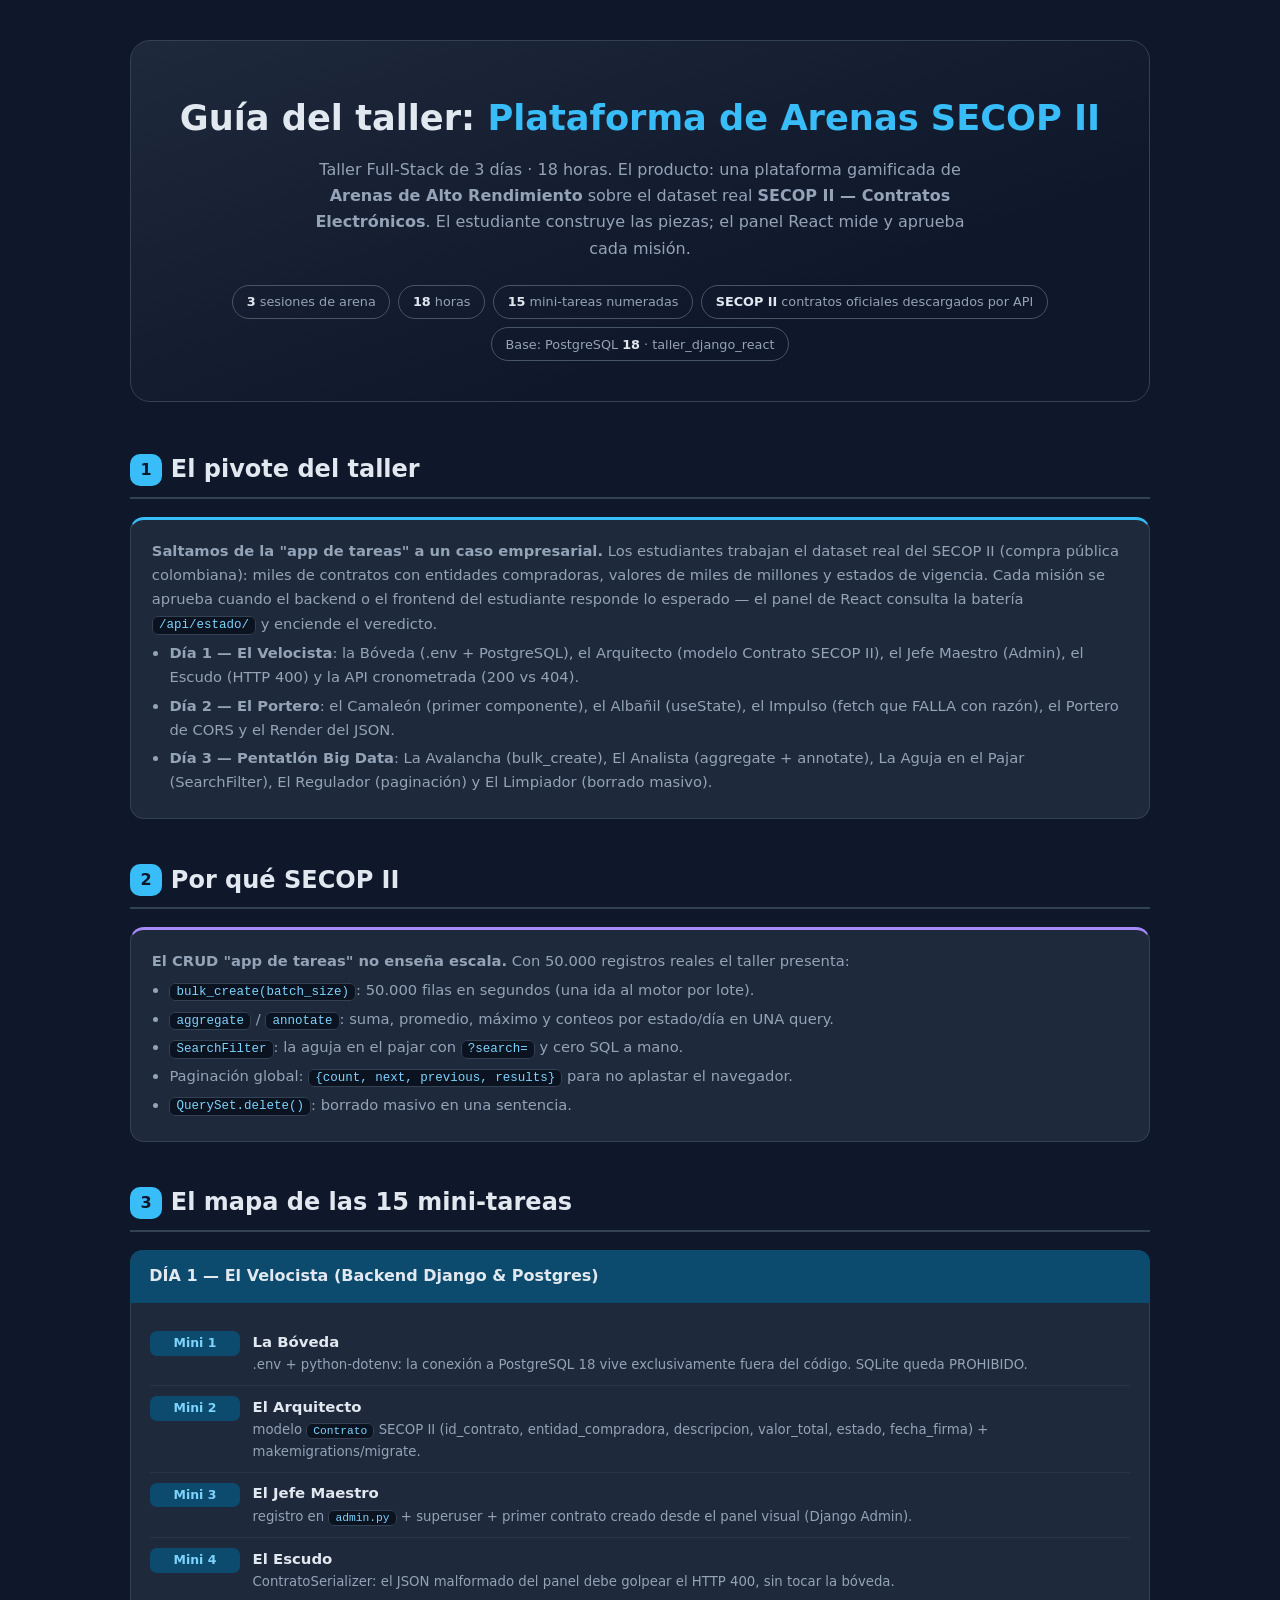
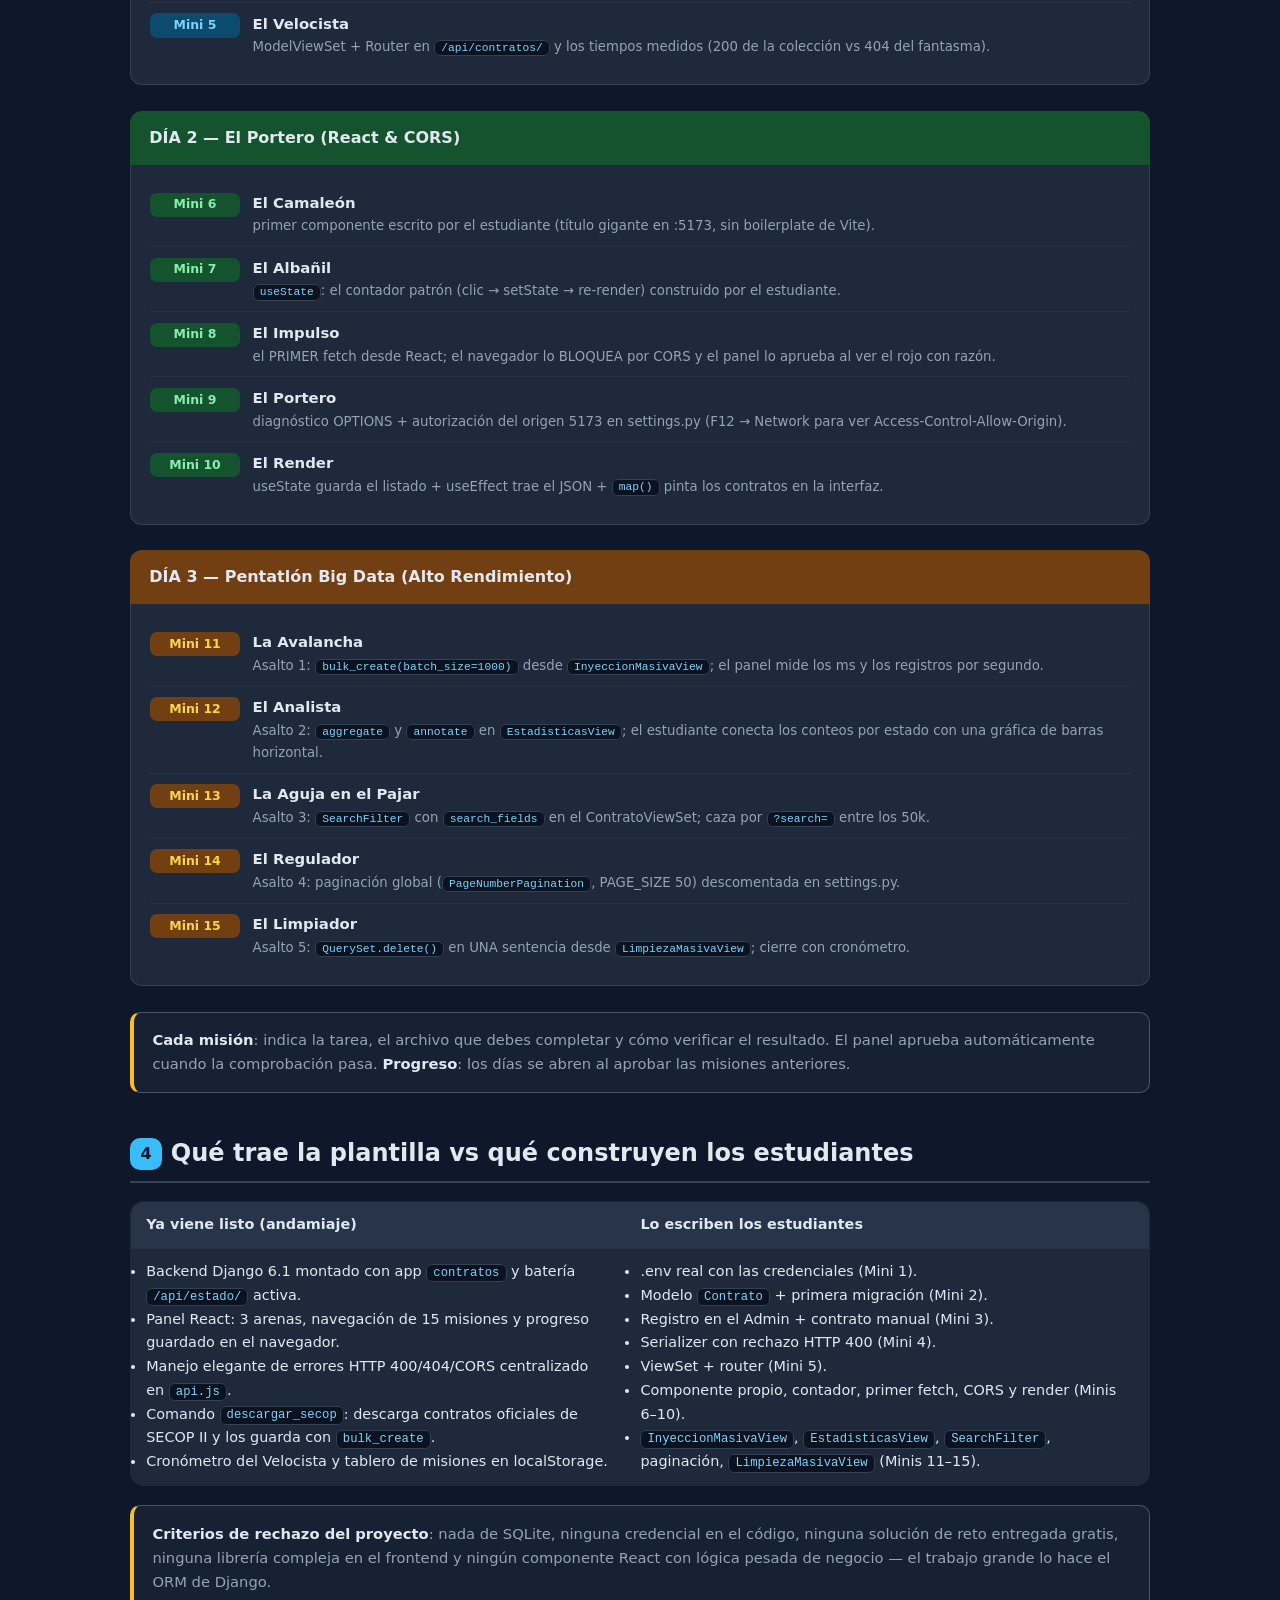
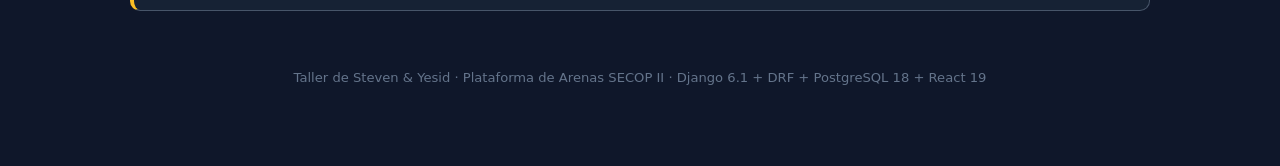
<file: resumen-taller.html>
﻿<!DOCTYPE html>
<html lang="es">
<head>
<meta charset="UTF-8">
<meta name="viewport" content="width=device-width, initial-scale=1.0">
<title>Guía del taller: Plataforma de Arenas SECOP II</title>
<style>
:root {
  --fondo: #0f172a;
  --panel: #1e293b;
  --panel2: #162234;
  --texto: #e2e8f0;
  --suave: #94a3b8;
  --backend: #38bdf8;
  --frontend: #4ade80;
  --dia3: #fbbf24;
  --rojo: #f87171;
  --violeta: #a78bfa;
}
* { margin: 0; padding: 0; box-sizing: border-box; }
body {
  font-family: 'Segoe UI', system-ui, -apple-system, sans-serif;
  background: var(--fondo);
  color: var(--texto);
  line-height: 1.65;
  padding: 2.5rem 1rem 5rem;
}
.contenedor { max-width: 1020px; margin: 0 auto; }
header.hero {
  text-align: center;
  padding: 3rem 1.5rem 2.5rem;
  border: 1px solid #334155;
  border-radius: 20px;
  background: linear-gradient(160deg, #1e293b 0%, #0f172a 70%);
  margin-bottom: 3rem;
}
header.hero h1 { font-size: 2.2rem; margin-bottom: .6rem; }
header.hero h1 .glow { color: var(--backend); }
header.hero p { color: var(--suave); max-width: 680px; margin: 0 auto; }
.chips { display: flex; flex-wrap: wrap; gap: .5rem; justify-content: center; margin-top: 1.4rem; }
.chip {
  font-size: .8rem; padding: .35rem .85rem; border-radius: 999px;
  border: 1px solid #475569; color: var(--suave); text-align: center;
}
.chip b { color: var(--texto); font-weight: 600; }
h2 {
  font-size: 1.5rem; margin: 2.6rem 0 1.1rem; padding-bottom: .45rem;
  border-bottom: 2px solid #334155; display: flex; align-items: center; gap: .55rem;
}
h2 .num {
  display: inline-flex; align-items: center; justify-content: center;
  width: 2rem; height: 2rem; border-radius: 10px; background: var(--backend);
  color: #0f172a; font-size: 1rem; flex-shrink: 0;
}
.tarjeta { background: var(--panel); border: 1px solid #334155; border-radius: 14px; padding: 1.2rem 1.3rem; }
.tarjeta p, .tarjeta li { color: var(--suave); font-size: .92rem; }
.tarjeta ul { padding-left: 1.1rem; margin-top: .3rem; }
.tarjeta li { margin-bottom: .25rem; }
.t-backend { border-top: 3px solid var(--backend); }
.t-frontend { border-top: 3px solid var(--frontend); }
.t-bd { border-top: 3px solid var(--violeta); }
.t-premio { border-top: 3px solid var(--dia3); }
table {
  width: 100%; border-collapse: collapse; background: var(--panel);
  border-radius: 14px; overflow: hidden; border: 1px solid #334155;
}
th, td { padding: .7rem .95rem; text-align: left; font-size: .9rem; }
thead th { background: #273449; color: var(--texto); font-weight: 600; }
tbody tr { border-top: 1px solid #283445; }
tbody tr:hover { background: #223047; }
code {
  background: #0b1220; border: 1px solid #334155; border-radius: 6px;
  padding: .08rem .38rem; font-size: .85em; color: #7dd3fc;
  font-family: Consolas, 'Cascadia Code', monospace;
}
.dia { margin-bottom: 1.6rem; }
.dia-cabecera { display: flex; align-items: center; gap: .8rem; flex-wrap: wrap; padding: .85rem 1.2rem; border-radius: 12px 12px 0 0; font-weight: 600; }
.dia1 > .dia-cabecera { background: #0c4a6e; }
.dia2 > .dia-cabecera { background: #14532d; }
.dia3 > .dia-cabecera { background: #713f12; }
.dia-cuerpo { background: var(--panel); border: 1px solid #334155; border-top: 0; border-radius: 0 0 12px 12px; padding: 1.1rem 1.2rem; }
.lista-minis { list-style: none; }
.lista-minis li { display: flex; gap: .8rem; align-items: flex-start; padding: .55rem 0; border-top: 1px solid #283445; font-size: .93rem; }
.lista-minis li:first-child { border-top: 0; }
.lista-minis .mini {
  flex-shrink: 0; font-weight: 700; font-size: .78rem; width: 5.6rem;
  padding: .12rem .4rem; border-radius: 7px; text-align: center; margin-top: .1rem;
}
.lista-minis .desc { color: var(--texto); }
.lista-minis .desc small { display: block; color: var(--suave); font-size: .83rem; }
.mini-1 { background: #0c4a6e; color: #7dd3fc; }
.mini-2 { background: #14532d; color: #86efac; }
.mini-3 { background: #713f12; color: #fcd34d; }
.callout {
  background: var(--panel2); border: 1px solid #475569; border-left: 4px solid var(--dia3);
  border-radius: 10px; padding: .95rem 1.15rem; margin-top: 1.2rem; font-size: .92rem; color: var(--suave);
}
.callout strong { color: var(--texto); }
footer { text-align: center; color: #64748b; font-size: .82rem; margin-top: 3.5rem; }
</style>
</head>
<body>
<div class="contenedor">

<header class="hero">
  <h1>Guía del taller: <span class="glow">Plataforma de Arenas SECOP II</span></h1>
  <p>Taller Full-Stack de 3 días · 18 horas. El producto: una plataforma gamificada de <strong>Arenas de Alto Rendimiento</strong> sobre el dataset real <strong>SECOP II — Contratos Electrónicos</strong>. El estudiante construye las piezas; el panel React mide y aprueba cada misión.</p>
  <div class="chips">
    <span class="chip"><b>3</b> sesiones de arena</span>
    <span class="chip"><b>18</b> horas</span>
    <span class="chip"><b>15</b> mini-tareas numeradas</span>
    <span class="chip"><b>SECOP II</b> contratos oficiales descargados por API</span>
    <span class="chip">Base: PostgreSQL <b>18</b> · taller_django_react</span>
  </div>
</header>

<section>
  <h2><span class="num">1</span> El pivote del taller</h2>
  <div class="tarjeta t-backend">
    <p><strong>Saltamos de la "app de tareas" a un caso empresarial.</strong> Los estudiantes trabajan el dataset
    real del SECOP II (compra pública colombiana): miles de contratos con entidades compradoras, valores de
    miles de millones y estados de vigencia. Cada misión se aprueba cuando el backend o el frontend del estudiante responde
    lo esperado — el panel de React consulta la batería <code>/api/estado/</code> y enciende el veredicto.</p>
    <ul>
      <li><strong>Día 1 — El Velocista</strong>: la Bóveda (.env + PostgreSQL), el Arquitecto (modelo Contrato SECOP II), el Jefe Maestro (Admin), el Escudo (HTTP 400) y la API cronometrada (200 vs 404).</li>
      <li><strong>Día 2 — El Portero</strong>: el Camaleón (primer componente), el Albañil (useState), el Impulso (fetch que FALLA con razón), el Portero de CORS y el Render del JSON.</li>
      <li><strong>Día 3 — Pentatlón Big Data</strong>: La Avalancha (bulk_create), El Analista (aggregate + annotate), La Aguja en el Pajar (SearchFilter), El Regulador (paginación) y El Limpiador (borrado masivo).</li>
    </ul>
  </div>
</section>

<section>
  <h2><span class="num">2</span> Por qué SECOP II</h2>
  <div class="tarjeta t-bd">
    <p><strong>El CRUD "app de tareas" no enseña escala.</strong> Con 50.000 registros reales el taller presenta:</p>
    <ul>
      <li><code>bulk_create(batch_size)</code>: 50.000 filas en segundos (una ida al motor por lote).</li>
      <li><code>aggregate</code> / <code>annotate</code>: suma, promedio, máximo y conteos por estado/día en UNA query.</li>
      <li><code>SearchFilter</code>: la aguja en el pajar con <code>?search=</code> y cero SQL a mano.</li>
      <li>Paginación global: <code>{count, next, previous, results}</code> para no aplastar el navegador.</li>
      <li><code>QuerySet.delete()</code>: borrado masivo en una sentencia.</li>
    </ul>
  </div>
</section>

<section>
  <h2><span class="num">3</span> El mapa de las 15 mini-tareas</h2>

  <div class="dia dia1">
    <div class="dia-cabecera"><span>DÍA 1 — El Velocista (Backend Django &amp; Postgres)</span></div>
    <div class="dia-cuerpo">
      <ul class="lista-minis">
        <li><span class="mini mini-1">Mini 1</span><span class="desc"><b>La Bóveda</b><small>.env + python-dotenv: la conexión a PostgreSQL 18 vive exclusivamente fuera del código. SQLite queda PROHIBIDO.</small></span></li>
        <li><span class="mini mini-1">Mini 2</span><span class="desc"><b>El Arquitecto</b><small>modelo <code>Contrato</code> SECOP II (id_contrato, entidad_compradora, descripcion, valor_total, estado, fecha_firma) + makemigrations/migrate.</small></span></li>
        <li><span class="mini mini-1">Mini 3</span><span class="desc"><b>El Jefe Maestro</b><small>registro en <code>admin.py</code> + superuser + primer contrato creado desde el panel visual (Django Admin).</small></span></li>
        <li><span class="mini mini-1">Mini 4</span><span class="desc"><b>El Escudo</b><small>ContratoSerializer: el JSON malformado del panel debe golpear el HTTP 400, sin tocar la bóveda.</small></span></li>
        <li><span class="mini mini-1">Mini 5</span><span class="desc"><b>El Velocista</b><small>ModelViewSet + Router en <code>/api/contratos/</code> y los tiempos medidos (200 de la colección vs 404 del fantasma).</small></span></li>
      </ul>
    </div>
  </div>

  <div class="dia dia2">
    <div class="dia-cabecera"><span>DÍA 2 — El Portero (React &amp; CORS)</span></div>
    <div class="dia-cuerpo">
      <ul class="lista-minis">
        <li><span class="mini mini-2">Mini 6</span><span class="desc"><b>El Camaleón</b><small>primer componente escrito por el estudiante (título gigante en :5173, sin boilerplate de Vite).</small></span></li>
        <li><span class="mini mini-2">Mini 7</span><span class="desc"><b>El Albañil</b><small><code>useState</code>: el contador patrón (clic → setState → re-render) construido por el estudiante.</small></span></li>
        <li><span class="mini mini-2">Mini 8</span><span class="desc"><b>El Impulso</b><small>el PRIMER fetch desde React; el navegador lo BLOQUEA por CORS y el panel lo aprueba al ver el rojo con razón.</small></span></li>
        <li><span class="mini mini-2">Mini 9</span><span class="desc"><b>El Portero</b><small>diagnóstico OPTIONS + autorización del origen 5173 en settings.py (F12 → Network para ver Access-Control-Allow-Origin).</small></span></li>
        <li><span class="mini mini-2">Mini 10</span><span class="desc"><b>El Render</b><small>useState guarda el listado + useEffect trae el JSON + <code>map()</code> pinta los contratos en la interfaz.</small></span></li>
      </ul>
    </div>
  </div>

  <div class="dia dia3">
    <div class="dia-cabecera"><span>DÍA 3 — Pentatlón Big Data (Alto Rendimiento)</span></div>
    <div class="dia-cuerpo">
      <ul class="lista-minis">
        <li><span class="mini mini-3">Mini 11</span><span class="desc"><b>La Avalancha</b><small>Asalto 1: <code>bulk_create(batch_size=1000)</code> desde <code>InyeccionMasivaView</code>; el panel mide los ms y los registros por segundo.</small></span></li>
        <li><span class="mini mini-3">Mini 12</span><span class="desc"><b>El Analista</b><small>Asalto 2: <code>aggregate</code> y <code>annotate</code> en <code>EstadisticasView</code>; el estudiante conecta los conteos por estado con una gráfica de barras horizontal.</small></span></li>
        <li><span class="mini mini-3">Mini 13</span><span class="desc"><b>La Aguja en el Pajar</b><small>Asalto 3: <code>SearchFilter</code> con <code>search_fields</code> en el ContratoViewSet; caza por <code>?search=</code> entre los 50k.</small></span></li>
        <li><span class="mini mini-3">Mini 14</span><span class="desc"><b>El Regulador</b><small>Asalto 4: paginación global (<code>PageNumberPagination</code>, PAGE_SIZE 50) descomentada en settings.py.</small></span></li>
        <li><span class="mini mini-3">Mini 15</span><span class="desc"><b>El Limpiador</b><small>Asalto 5: <code>QuerySet.delete()</code> en UNA sentencia desde <code>LimpiezaMasivaView</code>; cierre con cronómetro.</small></span></li>
      </ul>
    </div>
  </div>

  <div class="callout">
    <strong>Cada misión</strong>: indica la tarea, el archivo que debes completar y cómo verificar el resultado. El panel aprueba automáticamente cuando la comprobación pasa.
    <strong>Progreso</strong>: los días se abren al aprobar las misiones anteriores.
  </div>
</section>

<section>
  <h2><span class="num">4</span> Qué trae la plantilla vs qué construyen los estudiantes</h2>
  <table>
    <thead>
      <tr>
        <th>Ya viene listo (andamiaje)</th>
        <th>Lo escriben los estudiantes</th>
      </tr>
    </thead>
    <tbody>
      <tr>
        <td>
          <ul>
            <li>Backend Django 6.1 montado con app <code>contratos</code> y batería <code>/api/estado/</code> activa.</li>
            <li>Panel React: 3 arenas, navegación de 15 misiones y progreso guardado en el navegador.</li>
            <li>Manejo elegante de errores HTTP 400/404/CORS centralizado en <code>api.js</code>.</li>
            <li>Comando <code>descargar_secop</code>: descarga contratos oficiales de SECOP II y los guarda con <code>bulk_create</code>.</li>
            <li>Cronómetro del Velocista y tablero de misiones en localStorage.</li>
          </ul>
        </td>
        <td>
          <ul>
            <li>.env real con las credenciales (Mini 1).</li>
            <li>Modelo <code>Contrato</code> + primera migración (Mini 2).</li>
            <li>Registro en el Admin + contrato manual (Mini 3).</li>
            <li>Serializer con rechazo HTTP 400 (Mini 4).</li>
            <li>ViewSet + router (Mini 5).</li>
            <li>Componente propio, contador, primer fetch, CORS y render (Minis 6–10).</li>
            <li><code>InyeccionMasivaView</code>, <code>EstadisticasView</code>, <code>SearchFilter</code>, paginación, <code>LimpiezaMasivaView</code> (Minis 11–15).</li>
          </ul>
        </td>
      </tr>
    </tbody>
  </table>

  <div class="callout" style="margin-top:1.2rem">
    <strong>Criterios de rechazo del proyecto</strong>: nada de SQLite, ninguna credencial en el código,
    ninguna solución de reto entregada gratis, ninguna librería compleja en el frontend y ningún componente
    React con lógica pesada de negocio — el trabajo grande lo hace el ORM de Django.
  </div>
</section>

<footer>Taller de Steven &amp; Yesid · Plataforma de Arenas SECOP II · Django 6.1 + DRF + PostgreSQL 18 + React 19</footer>
</div>
</body>
</html>
</file>
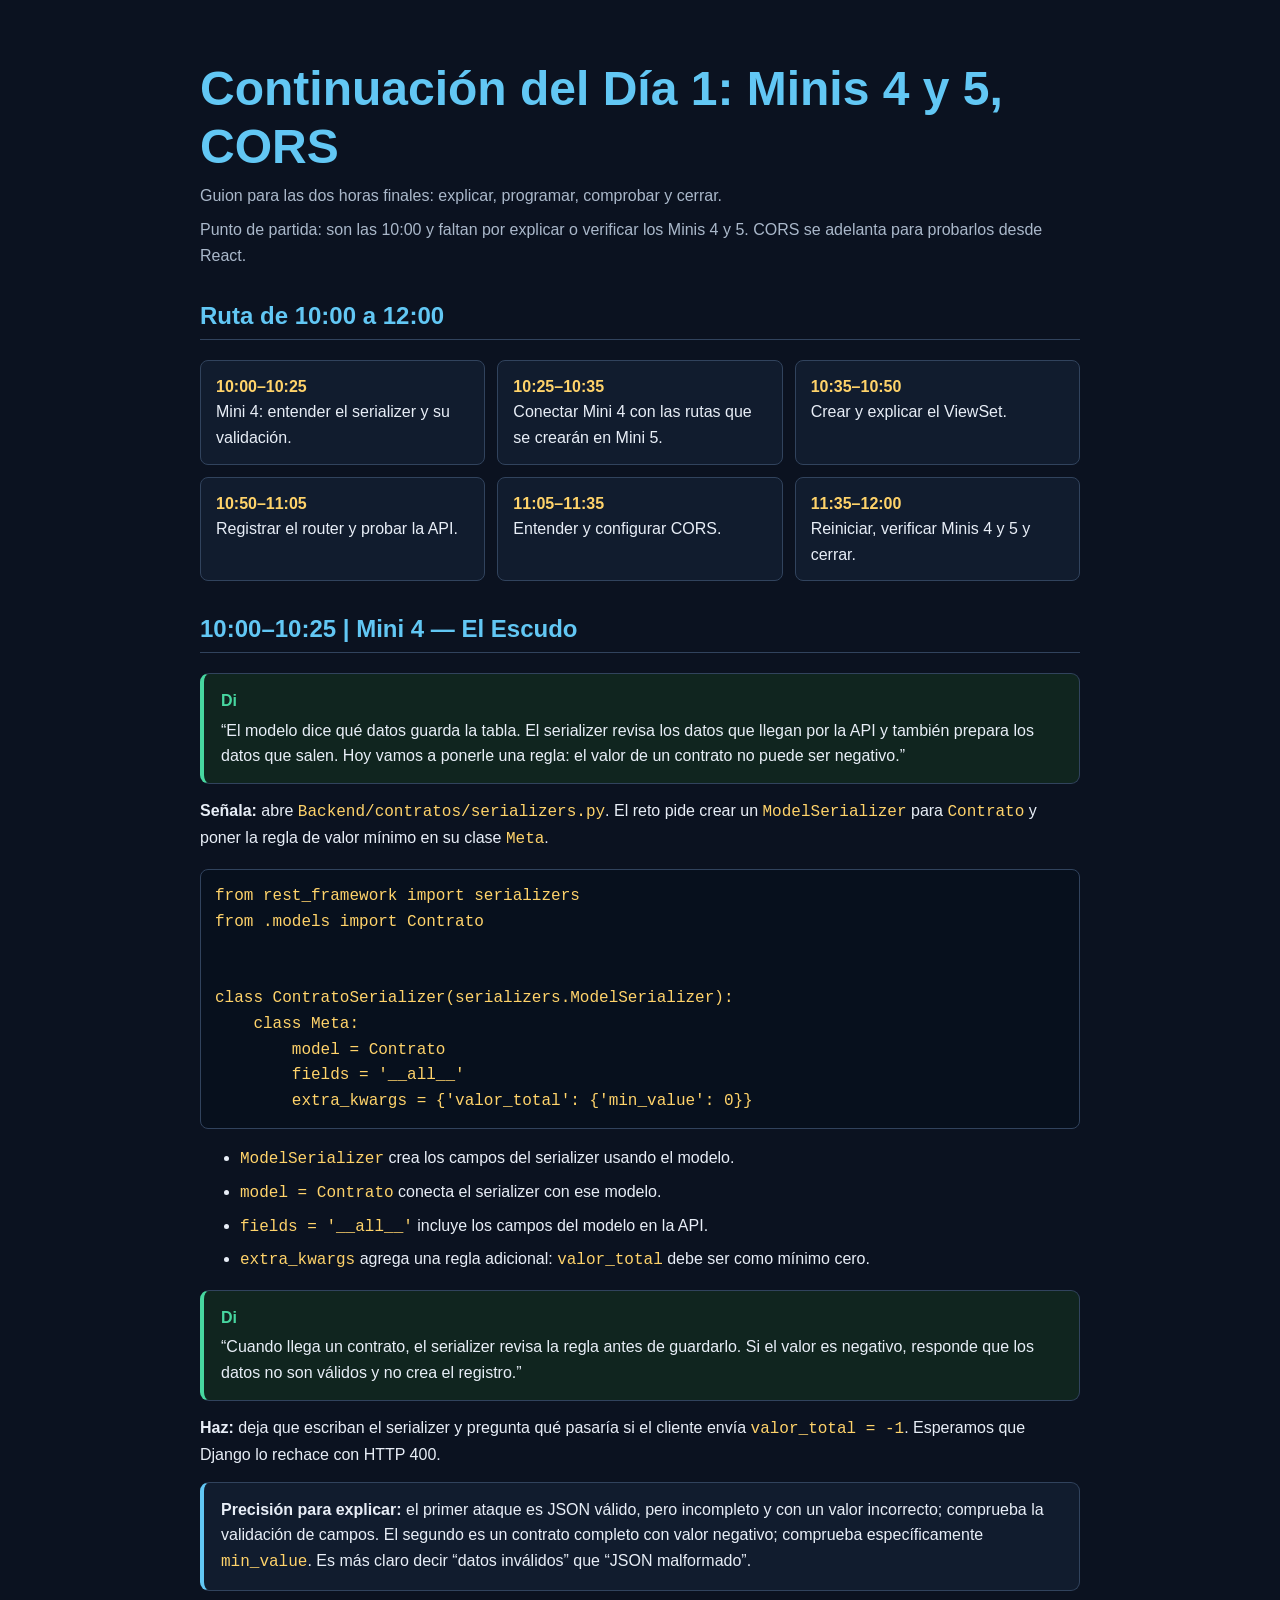
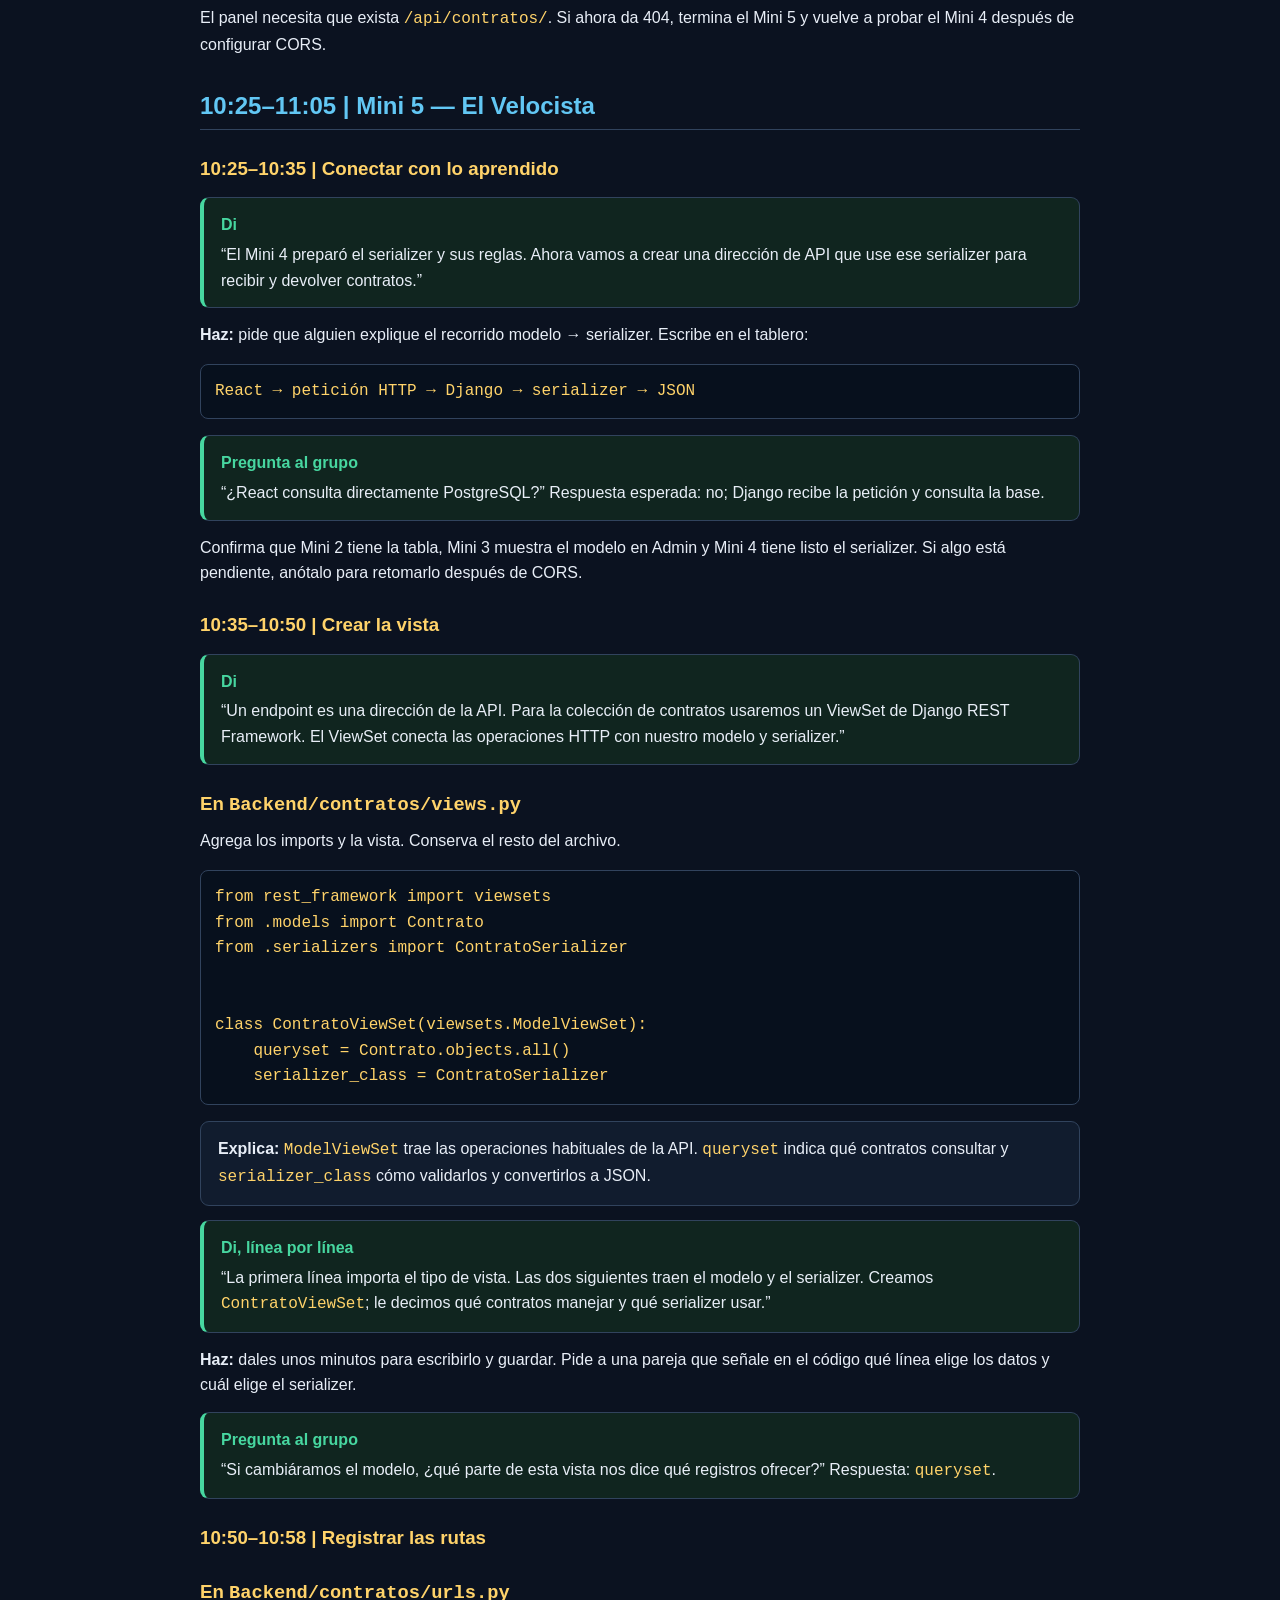
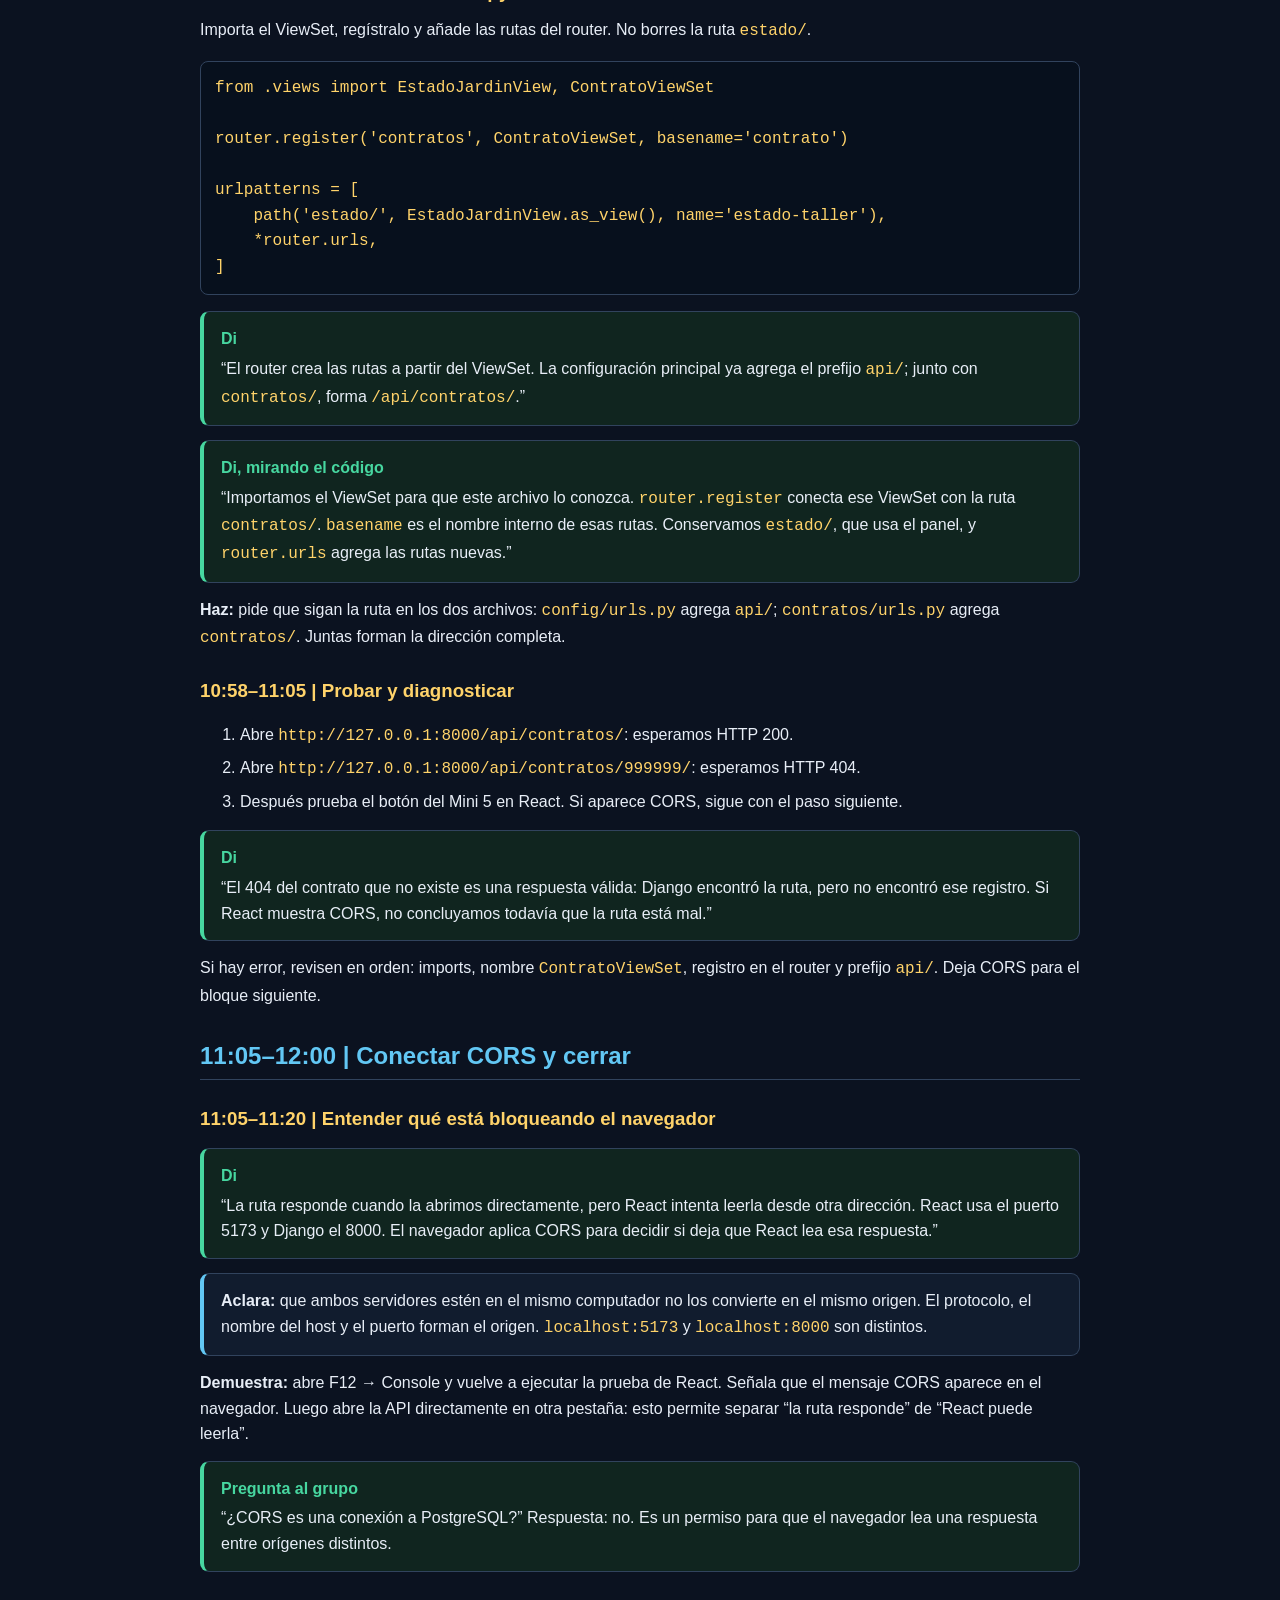
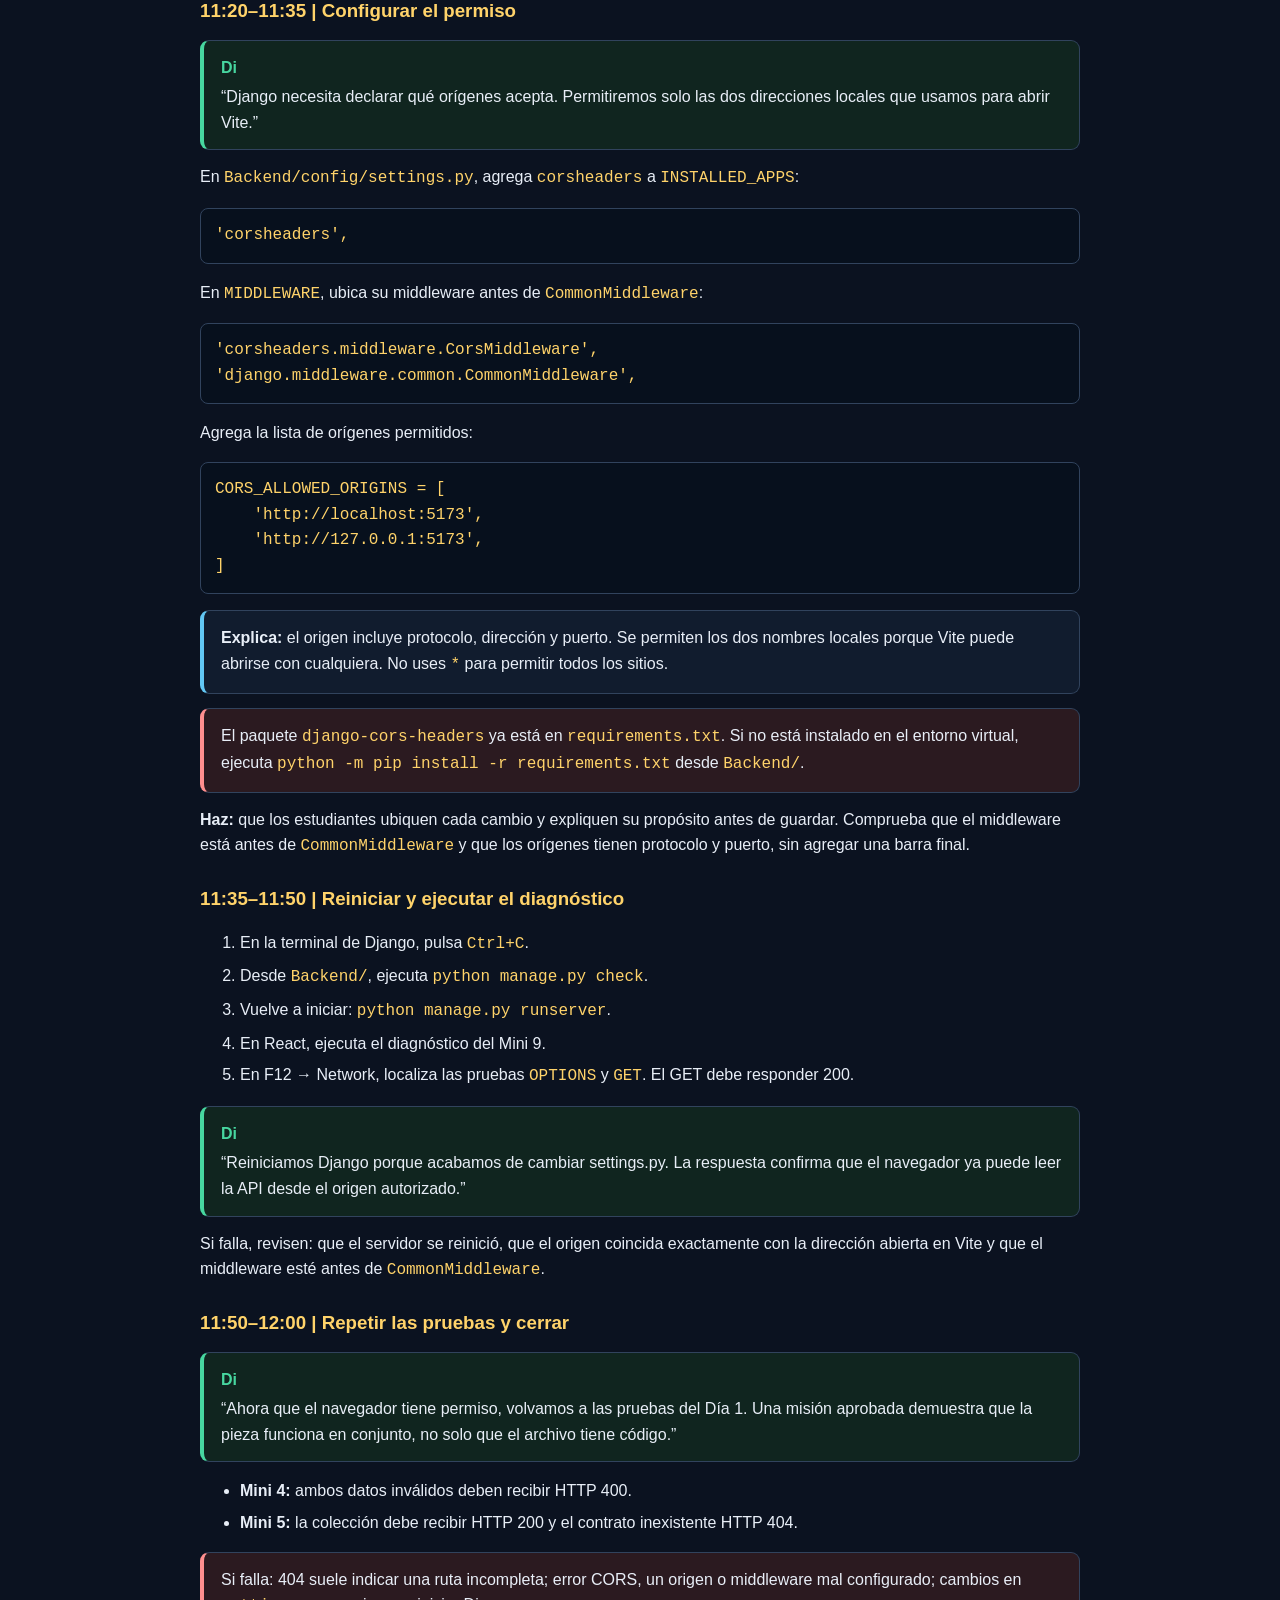
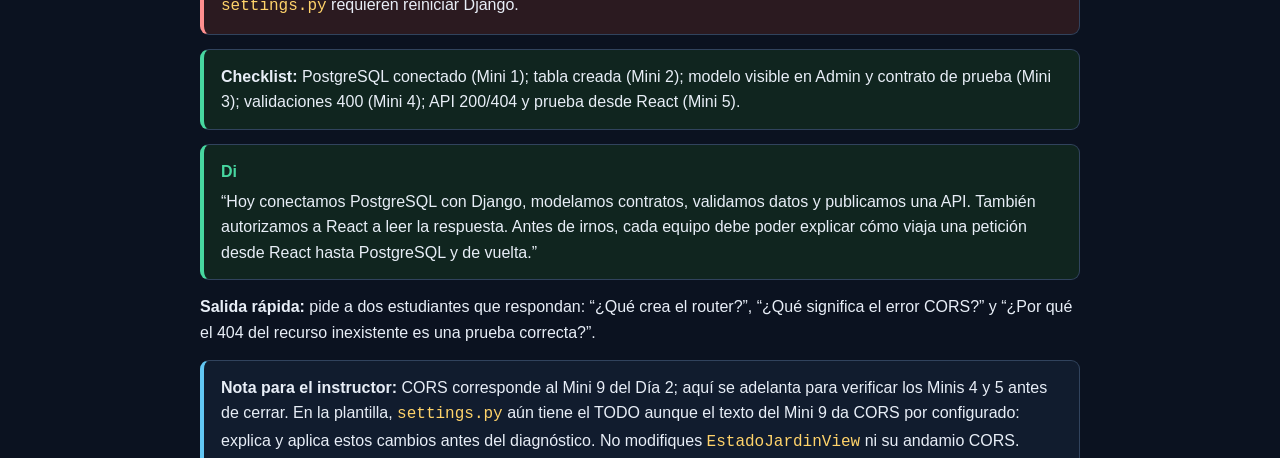
<file: docs/continuacion-dia1-mini5-cors.html>
<!doctype html>
<html lang="es">
<head>
  <meta charset="utf-8">
  <meta name="viewport" content="width=device-width, initial-scale=1">
  <title>Continuación del Día 1 | Minis 4, 5 y CORS</title>
  <style>
    :root {
      color-scheme: dark;
      --fondo: #0b1220;
      --panel: #111c2e;
      --borde: #31435d;
      --texto: #e8eef7;
      --suave: #aab8ca;
      --azul: #62c7f4;
      --verde: #47d7a0;
      --amarillo: #ffd36a;
      --rojo: #ff8f8f;
      --codigo: #07101d;
    }
    * { box-sizing: border-box; }
    body {
      max-width: 920px;
      margin: 0 auto;
      padding: 28px 20px 56px;
      background: var(--fondo);
      color: var(--texto);
      font: 16px/1.6 "Segoe UI", Arial, sans-serif;
    }
    h1, h2 { color: var(--azul); line-height: 1.2; }
    h1 { font-size: clamp(2rem, 5vw, 3rem); margin-bottom: 8px; }
    h2 { margin-top: 34px; border-bottom: 1px solid var(--borde); padding-bottom: 8px; }
    h3 { color: var(--amarillo); margin: 24px 0 8px; }
    p { margin: 8px 0; }
    a { color: var(--azul); }
    code, pre { font-family: Consolas, monospace; }
    code { color: var(--amarillo); }
    pre {
      overflow-x: auto;
      padding: 14px;
      border: 1px solid var(--borde);
      border-radius: 8px;
      background: var(--codigo);
      color: #e7edf7;
    }
    .subtitulo { color: var(--suave); }
    .bloque, .voz, .nota, .alerta, .correcto {
      margin: 14px 0;
      padding: 14px 17px;
      border: 1px solid var(--borde);
      border-radius: 9px;
      background: var(--panel);
    }
    .voz { border-left: 4px solid var(--verde); background: #10251f; }
    .voz strong { display: block; margin-bottom: 4px; color: var(--verde); }
    .nota { border-left: 4px solid var(--azul); }
    .alerta { border-left: 4px solid var(--rojo); background: #2b1a20; }
    .correcto { border-left: 4px solid var(--verde); background: #10251f; }
    .tiempo { color: var(--suave); }
    .agenda { display: grid; grid-template-columns: repeat(auto-fit, minmax(230px, 1fr)); gap: 12px; }
    .agenda div { padding: 13px 15px; border: 1px solid var(--borde); border-radius: 8px; background: var(--panel); }
    .agenda strong { color: var(--amarillo); }
    li { margin: 6px 0; }
    @media print {
      :root { color-scheme: light; }
      body { max-width: none; padding: 0; background: white; color: #172033; }
      h1, h2, h3 { color: #123b56; }
      .bloque, .voz, .nota, .alerta, .correcto, pre { break-inside: avoid; }
      .bloque, .nota { background: #f3f6f9; }
      .voz, .correcto { background: #edf8f2; }
      .alerta { background: #fff1f1; }
      pre { background: #f3f6f9; color: #172033; }
      code { color: #694b00; }
    }
  </style>
</head>
<body>
  <header>
    <h1>Continuación del Día 1: Minis 4 y 5, CORS</h1>
    <p class="subtitulo">Guion para las dos horas finales: explicar, programar, comprobar y cerrar.</p>
    <p class="tiempo">Punto de partida: son las 10:00 y faltan por explicar o verificar los Minis 4 y 5. CORS se adelanta para probarlos desde React.</p>
  </header>

  <section>
    <h2>Ruta de 10:00 a 12:00</h2>
    <div class="agenda">
      <div><strong>10:00–10:25</strong><br>Mini 4: entender el serializer y su validación.</div>
      <div><strong>10:25–10:35</strong><br>Conectar Mini 4 con las rutas que se crearán en Mini 5.</div>
      <div><strong>10:35–10:50</strong><br>Crear y explicar el ViewSet.</div>
      <div><strong>10:50–11:05</strong><br>Registrar el router y probar la API.</div>
      <div><strong>11:05–11:35</strong><br>Entender y configurar CORS.</div>
      <div><strong>11:35–12:00</strong><br>Reiniciar, verificar Minis 4 y 5 y cerrar.</div>
    </div>
  </section>

  <section>
    <h2>10:00–10:25 | Mini 4 — El Escudo</h2>
    <div class="voz">
      <strong>Di</strong>
      “El modelo dice qué datos guarda la tabla. El serializer revisa los datos que llegan por la API y también prepara los datos que salen. Hoy vamos a ponerle una regla: el valor de un contrato no puede ser negativo.”
    </div>
    <p><strong>Señala:</strong> abre <code>Backend/contratos/serializers.py</code>. El reto pide crear un <code>ModelSerializer</code> para <code>Contrato</code> y poner la regla de valor mínimo en su clase <code>Meta</code>.</p>
    <pre><code>from rest_framework import serializers
from .models import Contrato


class ContratoSerializer(serializers.ModelSerializer):
    class Meta:
        model = Contrato
        fields = '__all__'
        extra_kwargs = {'valor_total': {'min_value': 0}}</code></pre>
    <ul>
      <li><code>ModelSerializer</code> crea los campos del serializer usando el modelo.</li>
      <li><code>model = Contrato</code> conecta el serializer con ese modelo.</li>
      <li><code>fields = '__all__'</code> incluye los campos del modelo en la API.</li>
      <li><code>extra_kwargs</code> agrega una regla adicional: <code>valor_total</code> debe ser como mínimo cero.</li>
    </ul>
    <div class="voz">
      <strong>Di</strong>
      “Cuando llega un contrato, el serializer revisa la regla antes de guardarlo. Si el valor es negativo, responde que los datos no son válidos y no crea el registro.”
    </div>
    <p><strong>Haz:</strong> deja que escriban el serializer y pregunta qué pasaría si el cliente envía <code>valor_total = -1</code>. Esperamos que Django lo rechace con HTTP 400.</p>
    <div class="nota">
      <strong>Precisión para explicar:</strong> el primer ataque es JSON válido, pero incompleto y con un valor incorrecto; comprueba la validación de campos. El segundo es un contrato completo con valor negativo; comprueba específicamente <code>min_value</code>. Es más claro decir “datos inválidos” que “JSON malformado”.
    </div>
    <p>El panel necesita que exista <code>/api/contratos/</code>. Si ahora da 404, termina el Mini 5 y vuelve a probar el Mini 4 después de configurar CORS.</p>
  </section>

  <section>
    <h2>10:25–11:05 | Mini 5 — El Velocista</h2>
    <h3>10:25–10:35 | Conectar con lo aprendido</h3>
    <div class="voz">
      <strong>Di</strong>
      “El Mini 4 preparó el serializer y sus reglas. Ahora vamos a crear una dirección de API que use ese serializer para recibir y devolver contratos.”
    </div>
    <p><strong>Haz:</strong> pide que alguien explique el recorrido modelo → serializer. Escribe en el tablero:</p>
    <pre><code>React → petición HTTP → Django → serializer → JSON</code></pre>
    <div class="voz">
      <strong>Pregunta al grupo</strong>
      “¿React consulta directamente PostgreSQL?” Respuesta esperada: no; Django recibe la petición y consulta la base.
    </div>
    <p>Confirma que Mini 2 tiene la tabla, Mini 3 muestra el modelo en Admin y Mini 4 tiene listo el serializer. Si algo está pendiente, anótalo para retomarlo después de CORS.</p>

    <h3>10:35–10:50 | Crear la vista</h3>
    <div class="voz">
      <strong>Di</strong>
      “Un endpoint es una dirección de la API. Para la colección de contratos usaremos un ViewSet de Django REST Framework. El ViewSet conecta las operaciones HTTP con nuestro modelo y serializer.”
    </div>
    <h3>En <code>Backend/contratos/views.py</code></h3>
    <p>Agrega los imports y la vista. Conserva el resto del archivo.</p>
    <pre><code>from rest_framework import viewsets
from .models import Contrato
from .serializers import ContratoSerializer


class ContratoViewSet(viewsets.ModelViewSet):
    queryset = Contrato.objects.all()
    serializer_class = ContratoSerializer</code></pre>
    <div class="bloque">
      <strong>Explica:</strong> <code>ModelViewSet</code> trae las operaciones habituales de la API. <code>queryset</code> indica qué contratos consultar y <code>serializer_class</code> cómo validarlos y convertirlos a JSON.
    </div>
    <div class="voz">
      <strong>Di, línea por línea</strong>
      “La primera línea importa el tipo de vista. Las dos siguientes traen el modelo y el serializer. Creamos <code>ContratoViewSet</code>; le decimos qué contratos manejar y qué serializer usar.”
    </div>
    <p><strong>Haz:</strong> dales unos minutos para escribirlo y guardar. Pide a una pareja que señale en el código qué línea elige los datos y cuál elige el serializer.</p>
    <div class="voz">
      <strong>Pregunta al grupo</strong>
      “Si cambiáramos el modelo, ¿qué parte de esta vista nos dice qué registros ofrecer?” Respuesta: <code>queryset</code>.
    </div>

    <h3>10:50–10:58 | Registrar las rutas</h3>
    <h3>En <code>Backend/contratos/urls.py</code></h3>
    <p>Importa el ViewSet, regístralo y añade las rutas del router. No borres la ruta <code>estado/</code>.</p>
    <pre><code>from .views import EstadoJardinView, ContratoViewSet

router.register('contratos', ContratoViewSet, basename='contrato')

urlpatterns = [
    path('estado/', EstadoJardinView.as_view(), name='estado-taller'),
    *router.urls,
]</code></pre>
    <div class="voz">
      <strong>Di</strong>
      “El router crea las rutas a partir del ViewSet. La configuración principal ya agrega el prefijo <code>api/</code>; junto con <code>contratos/</code>, forma <code>/api/contratos/</code>.”
    </div>
    <div class="voz">
      <strong>Di, mirando el código</strong>
      “Importamos el ViewSet para que este archivo lo conozca. <code>router.register</code> conecta ese ViewSet con la ruta <code>contratos/</code>. <code>basename</code> es el nombre interno de esas rutas. Conservamos <code>estado/</code>, que usa el panel, y <code>router.urls</code> agrega las rutas nuevas.”
    </div>

    <p><strong>Haz:</strong> pide que sigan la ruta en los dos archivos: <code>config/urls.py</code> agrega <code>api/</code>; <code>contratos/urls.py</code> agrega <code>contratos/</code>. Juntas forman la dirección completa.</p>

    <h3>10:58–11:05 | Probar y diagnosticar</h3>
    <ol>
      <li>Abre <code>http://127.0.0.1:8000/api/contratos/</code>: esperamos HTTP 200.</li>
      <li>Abre <code>http://127.0.0.1:8000/api/contratos/999999/</code>: esperamos HTTP 404.</li>
      <li>Después prueba el botón del Mini 5 en React. Si aparece CORS, sigue con el paso siguiente.</li>
    </ol>
    <div class="voz">
      <strong>Di</strong>
      “El 404 del contrato que no existe es una respuesta válida: Django encontró la ruta, pero no encontró ese registro. Si React muestra CORS, no concluyamos todavía que la ruta está mal.”
    </div>
    <p>Si hay error, revisen en orden: imports, nombre <code>ContratoViewSet</code>, registro en el router y prefijo <code>api/</code>. Deja CORS para el bloque siguiente.</p>
  </section>

  <section>
    <h2>11:05–12:00 | Conectar CORS y cerrar</h2>
    <h3>11:05–11:20 | Entender qué está bloqueando el navegador</h3>
    <div class="voz">
      <strong>Di</strong>
      “La ruta responde cuando la abrimos directamente, pero React intenta leerla desde otra dirección. React usa el puerto 5173 y Django el 8000. El navegador aplica CORS para decidir si deja que React lea esa respuesta.”
    </div>
    <div class="nota">
      <strong>Aclara:</strong> que ambos servidores estén en el mismo computador no los convierte en el mismo origen. El protocolo, el nombre del host y el puerto forman el origen. <code>localhost:5173</code> y <code>localhost:8000</code> son distintos.
    </div>
    <p><strong>Demuestra:</strong> abre F12 → Console y vuelve a ejecutar la prueba de React. Señala que el mensaje CORS aparece en el navegador. Luego abre la API directamente en otra pestaña: esto permite separar “la ruta responde” de “React puede leerla”.</p>
    <div class="voz">
      <strong>Pregunta al grupo</strong>
      “¿CORS es una conexión a PostgreSQL?” Respuesta: no. Es un permiso para que el navegador lea una respuesta entre orígenes distintos.
    </div>

    <h3>11:20–11:35 | Configurar el permiso</h3>
    <div class="voz">
      <strong>Di</strong>
      “Django necesita declarar qué orígenes acepta. Permitiremos solo las dos direcciones locales que usamos para abrir Vite.”
    </div>
    <p>En <code>Backend/config/settings.py</code>, agrega <code>corsheaders</code> a <code>INSTALLED_APPS</code>:</p>
    <pre><code>'corsheaders',</code></pre>

    <p>En <code>MIDDLEWARE</code>, ubica su middleware antes de <code>CommonMiddleware</code>:</p>
    <pre><code>'corsheaders.middleware.CorsMiddleware',
'django.middleware.common.CommonMiddleware',</code></pre>

    <p>Agrega la lista de orígenes permitidos:</p>
    <pre><code>CORS_ALLOWED_ORIGINS = [
    'http://localhost:5173',
    'http://127.0.0.1:5173',
]</code></pre>

    <div class="nota">
      <strong>Explica:</strong> el origen incluye protocolo, dirección y puerto. Se permiten los dos nombres locales porque Vite puede abrirse con cualquiera. No uses <code>*</code> para permitir todos los sitios.
    </div>
    <div class="alerta">
      El paquete <code>django-cors-headers</code> ya está en <code>requirements.txt</code>. Si no está instalado en el entorno virtual, ejecuta <code>python -m pip install -r requirements.txt</code> desde <code>Backend/</code>.
    </div>

    <p><strong>Haz:</strong> que los estudiantes ubiquen cada cambio y expliquen su propósito antes de guardar. Comprueba que el middleware está antes de <code>CommonMiddleware</code> y que los orígenes tienen protocolo y puerto, sin agregar una barra final.</p>

    <h3>11:35–11:50 | Reiniciar y ejecutar el diagnóstico</h3>
    <ol>
      <li>En la terminal de Django, pulsa <code>Ctrl+C</code>.</li>
      <li>Desde <code>Backend/</code>, ejecuta <code>python manage.py check</code>.</li>
      <li>Vuelve a iniciar: <code>python manage.py runserver</code>.</li>
      <li>En React, ejecuta el diagnóstico del Mini 9.</li>
      <li>En F12 → Network, localiza las pruebas <code>OPTIONS</code> y <code>GET</code>. El GET debe responder 200.</li>
    </ol>
    <div class="voz">
      <strong>Di</strong>
      “Reiniciamos Django porque acabamos de cambiar settings.py. La respuesta confirma que el navegador ya puede leer la API desde el origen autorizado.”
    </div>
    <p>Si falla, revisen: que el servidor se reinició, que el origen coincida exactamente con la dirección abierta en Vite y que el middleware esté antes de <code>CommonMiddleware</code>.</p>

    <h3>11:50–12:00 | Repetir las pruebas y cerrar</h3>
    <div class="voz">
      <strong>Di</strong>
      “Ahora que el navegador tiene permiso, volvamos a las pruebas del Día 1. Una misión aprobada demuestra que la pieza funciona en conjunto, no solo que el archivo tiene código.”
    </div>
    <ul>
      <li><strong>Mini 4:</strong> ambos datos inválidos deben recibir HTTP 400.</li>
      <li><strong>Mini 5:</strong> la colección debe recibir HTTP 200 y el contrato inexistente HTTP 404.</li>
    </ul>
    <div class="alerta">
      Si falla: 404 suele indicar una ruta incompleta; error CORS, un origen o middleware mal configurado; cambios en <code>settings.py</code> requieren reiniciar Django.
    </div>
    <div class="correcto">
      <strong>Checklist:</strong> PostgreSQL conectado (Mini 1); tabla creada (Mini 2); modelo visible en Admin y contrato de prueba (Mini 3); validaciones 400 (Mini 4); API 200/404 y prueba desde React (Mini 5).
    </div>
    <div class="voz">
      <strong>Di</strong>
      “Hoy conectamos PostgreSQL con Django, modelamos contratos, validamos datos y publicamos una API. También autorizamos a React a leer la respuesta. Antes de irnos, cada equipo debe poder explicar cómo viaja una petición desde React hasta PostgreSQL y de vuelta.”
    </div>
    <p><strong>Salida rápida:</strong> pide a dos estudiantes que respondan: “¿Qué crea el router?”, “¿Qué significa el error CORS?” y “¿Por qué el 404 del recurso inexistente es una prueba correcta?”.</p>
    <p class="nota"><strong>Nota para el instructor:</strong> CORS corresponde al Mini 9 del Día 2; aquí se adelanta para verificar los Minis 4 y 5 antes de cerrar. En la plantilla, <code>settings.py</code> aún tiene el TODO aunque el texto del Mini 9 da CORS por configurado: explica y aplica estos cambios antes del diagnóstico. No modifiques <code>EstadoJardinView</code> ni su andamio CORS.</p>
  </section>
</body>
</html>
</file>
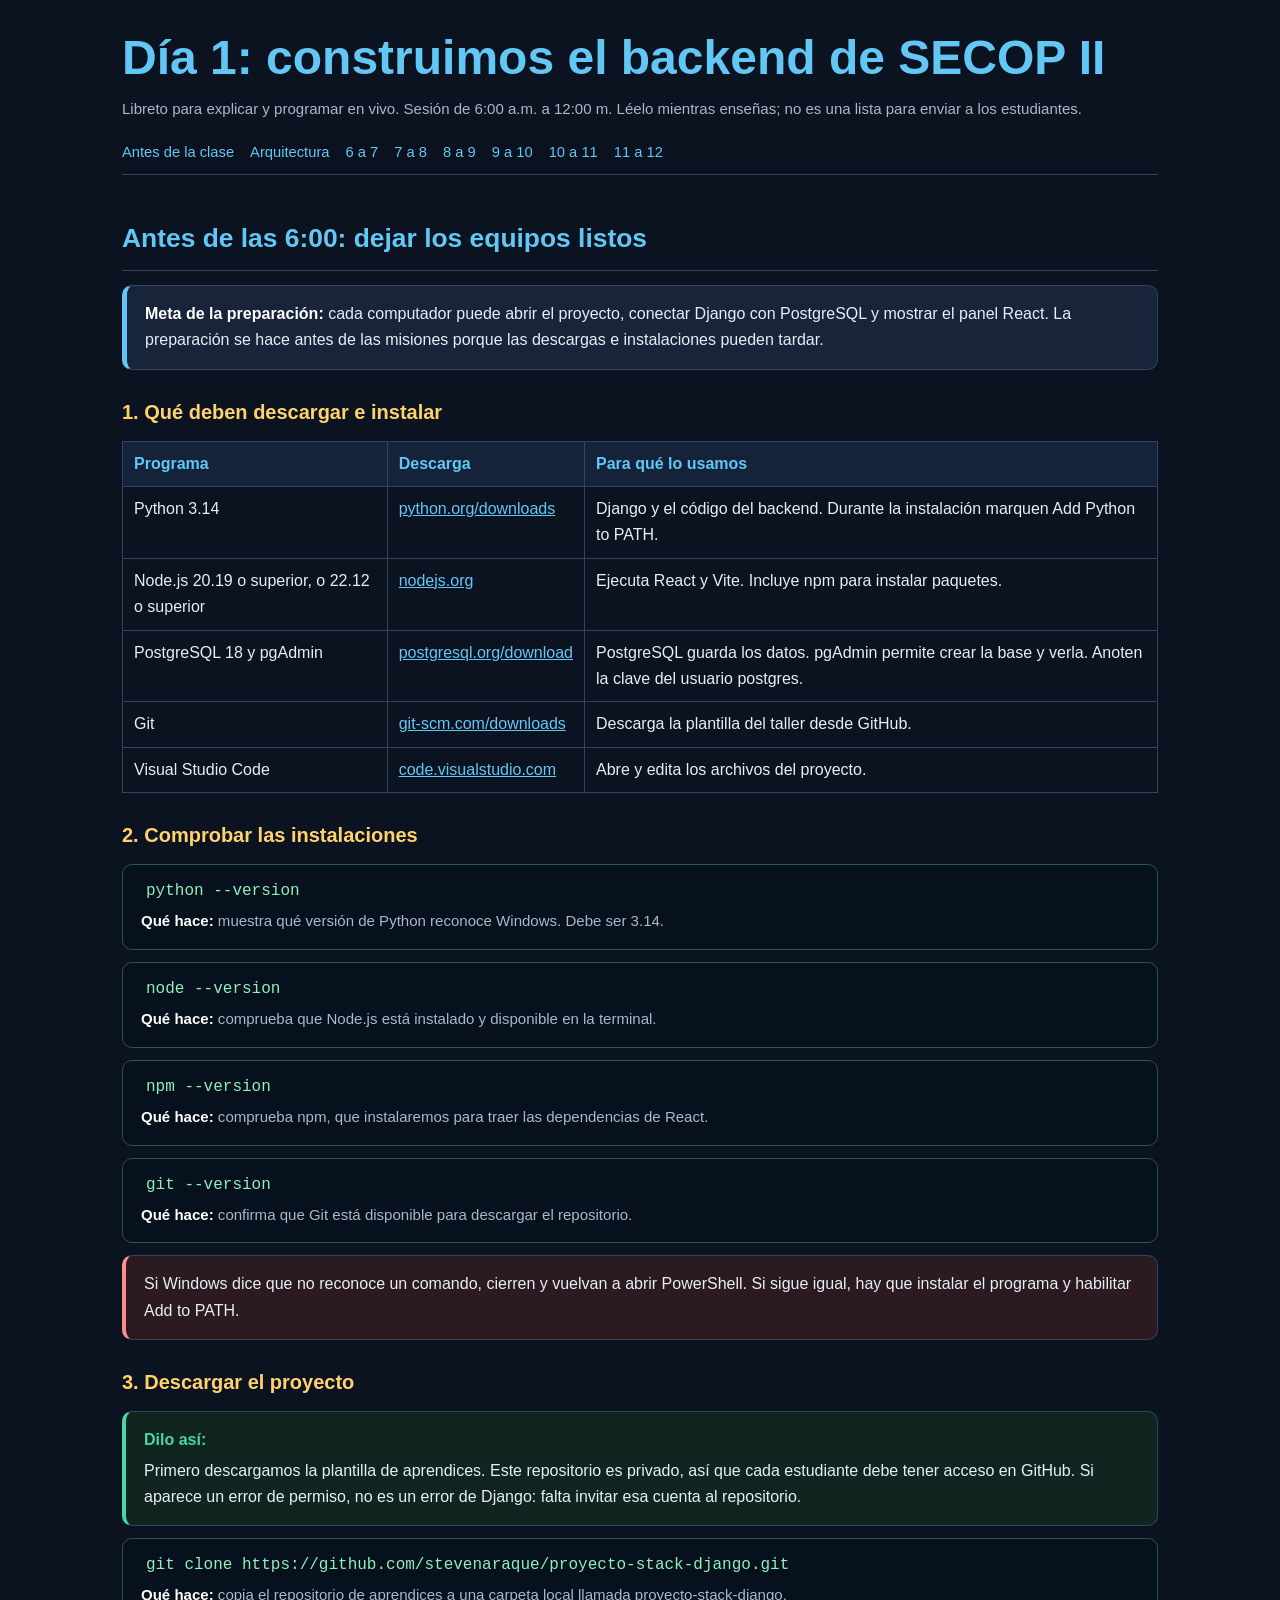
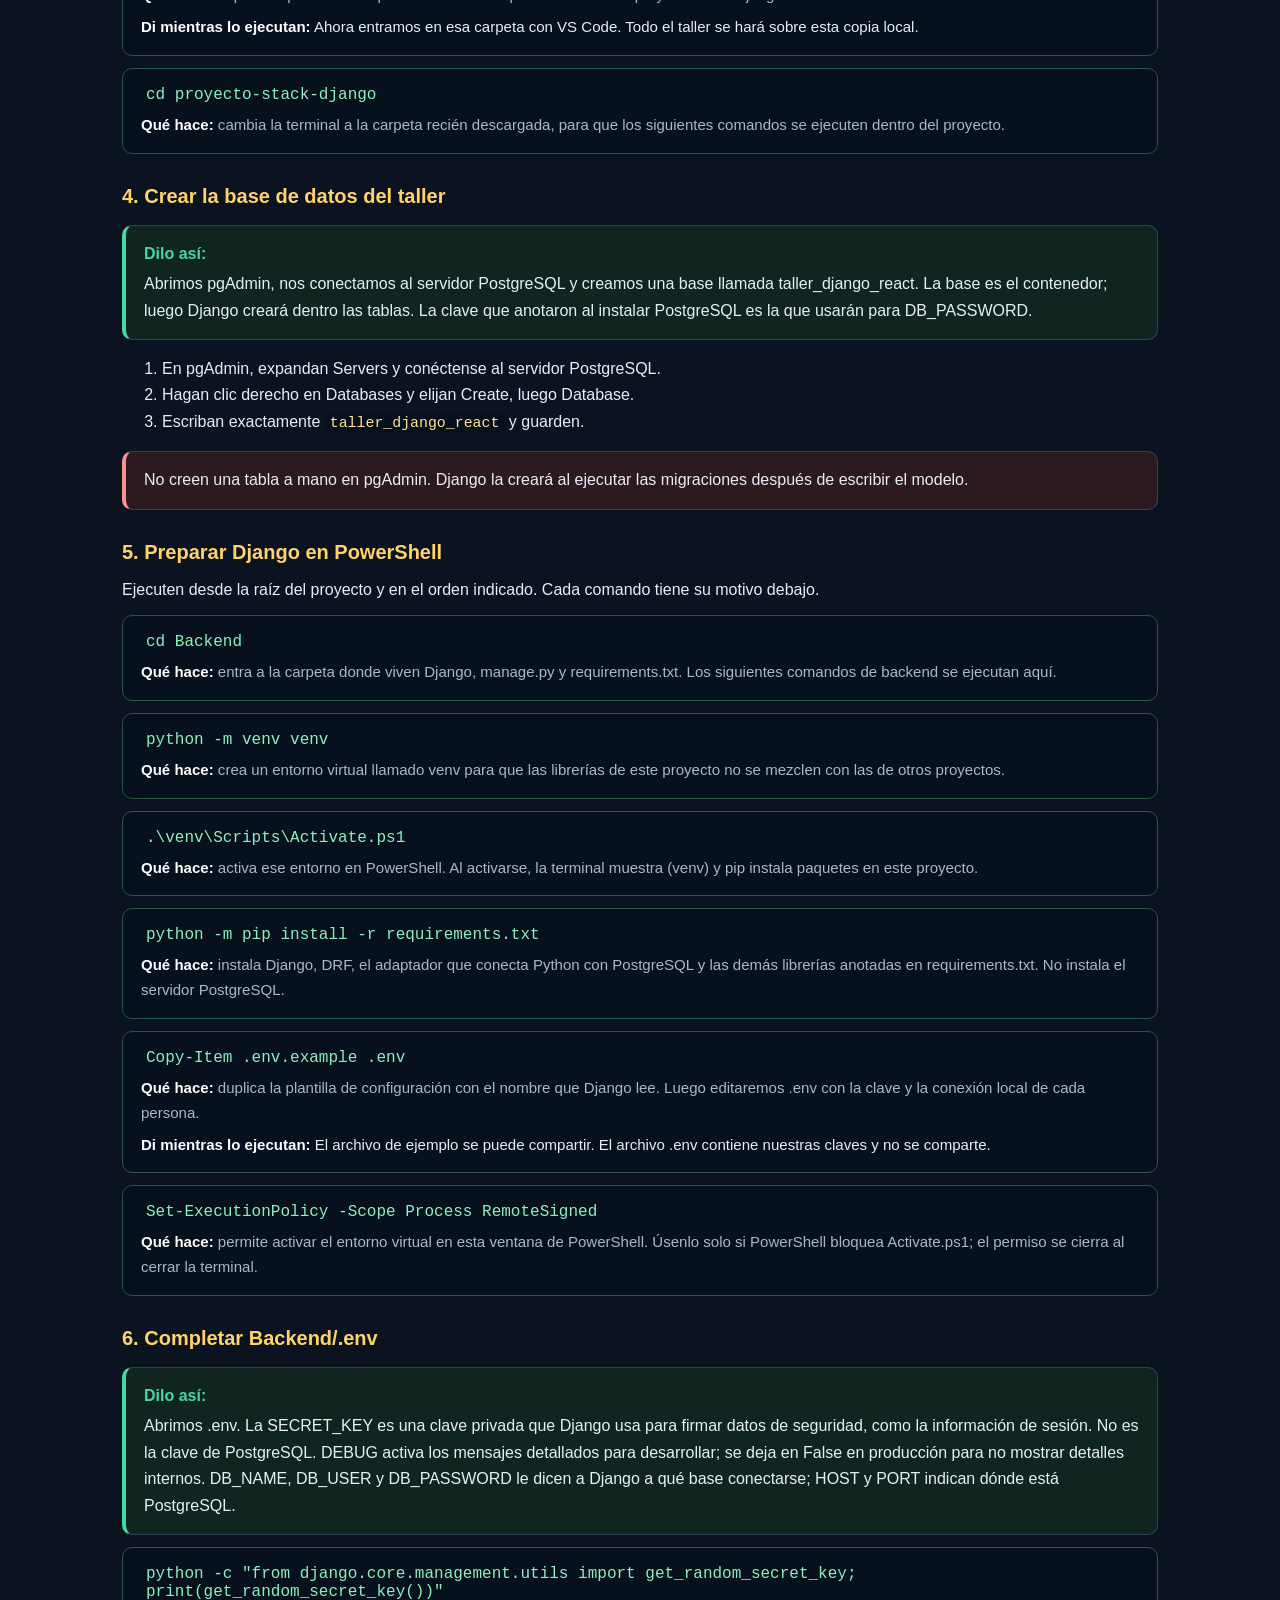
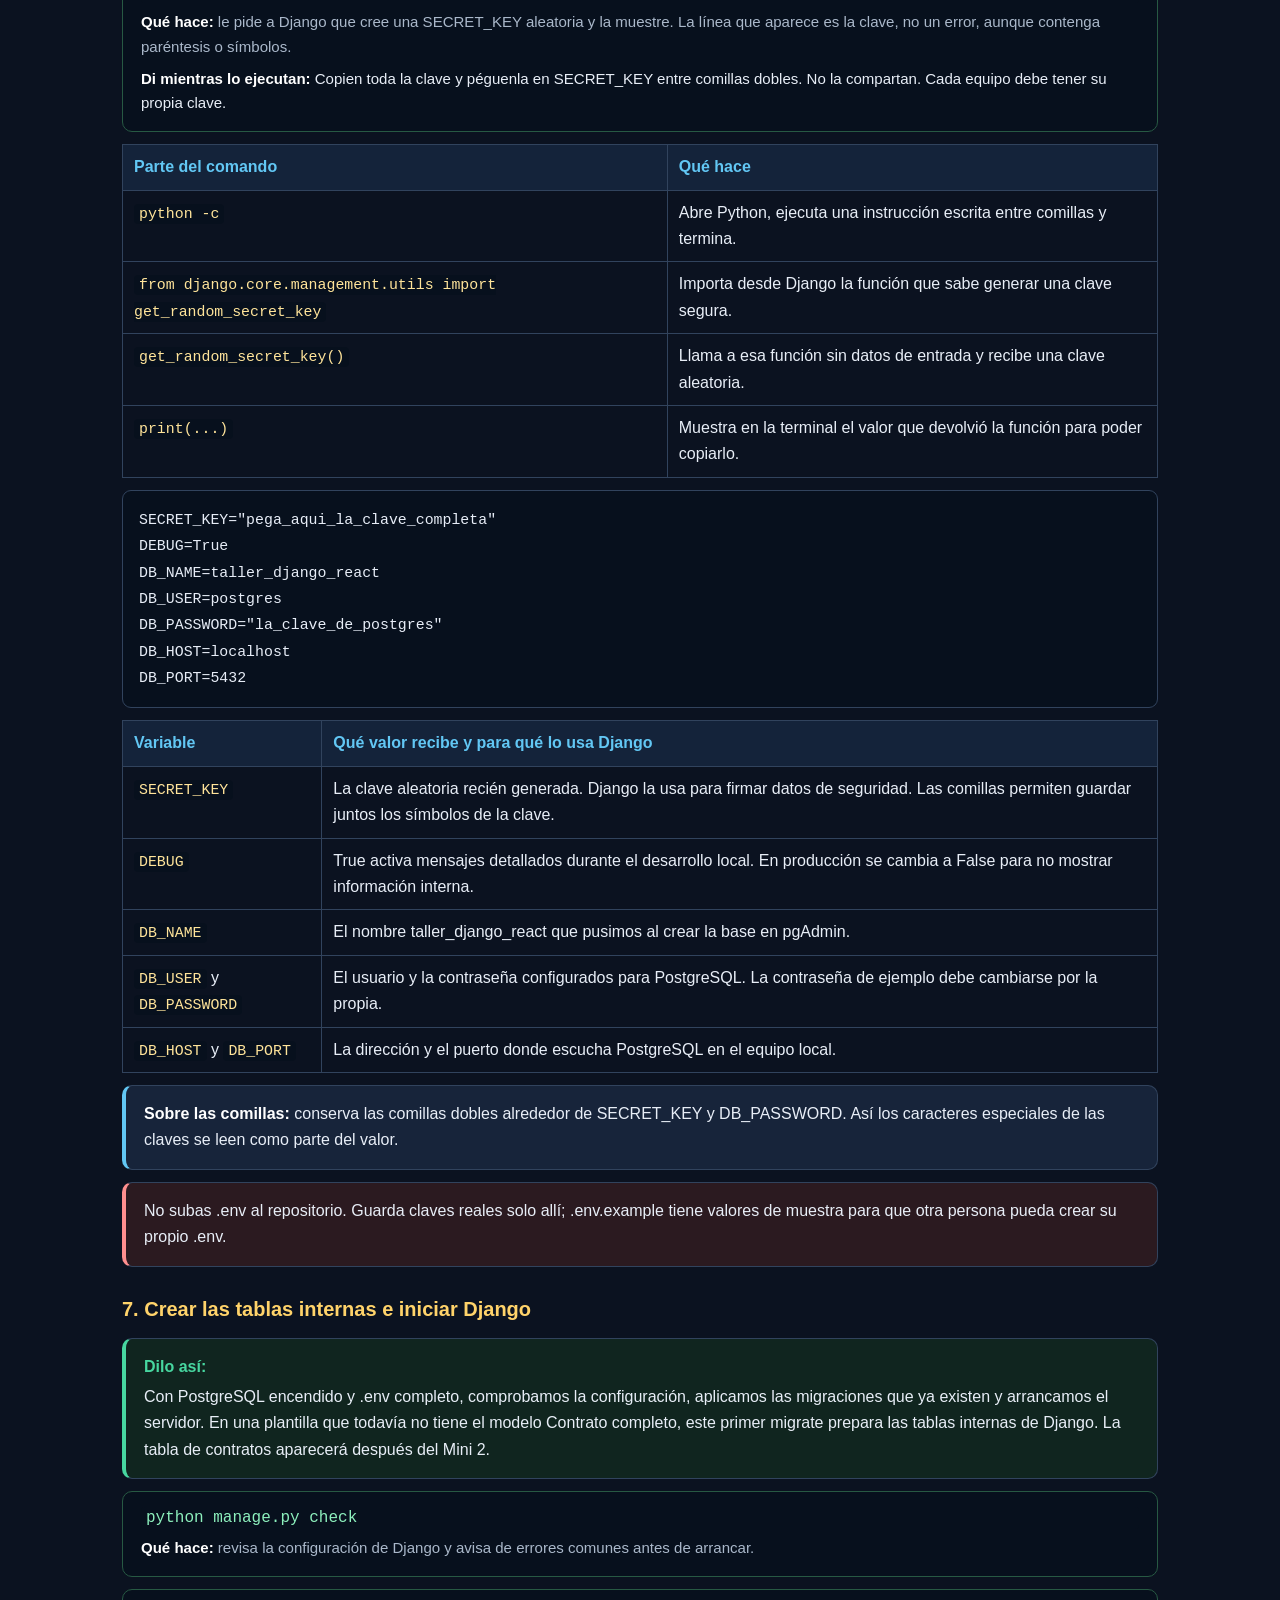
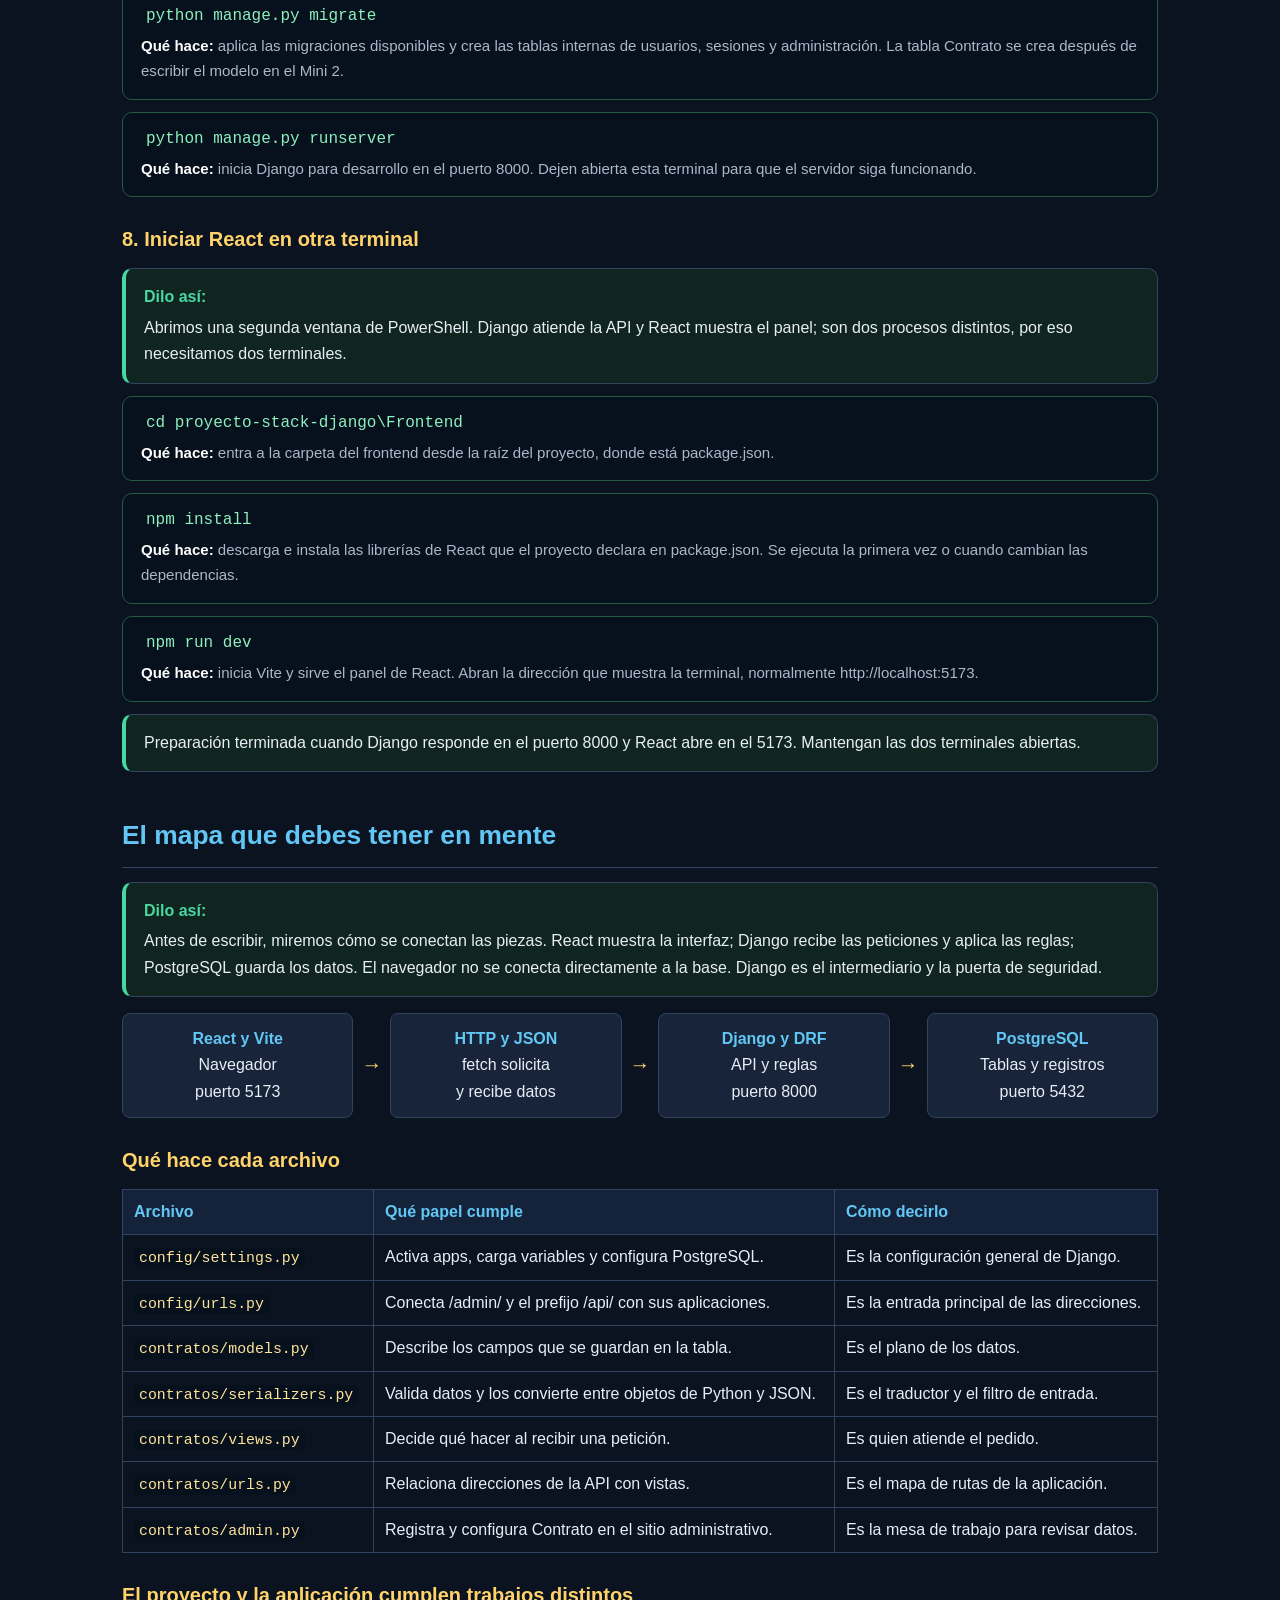
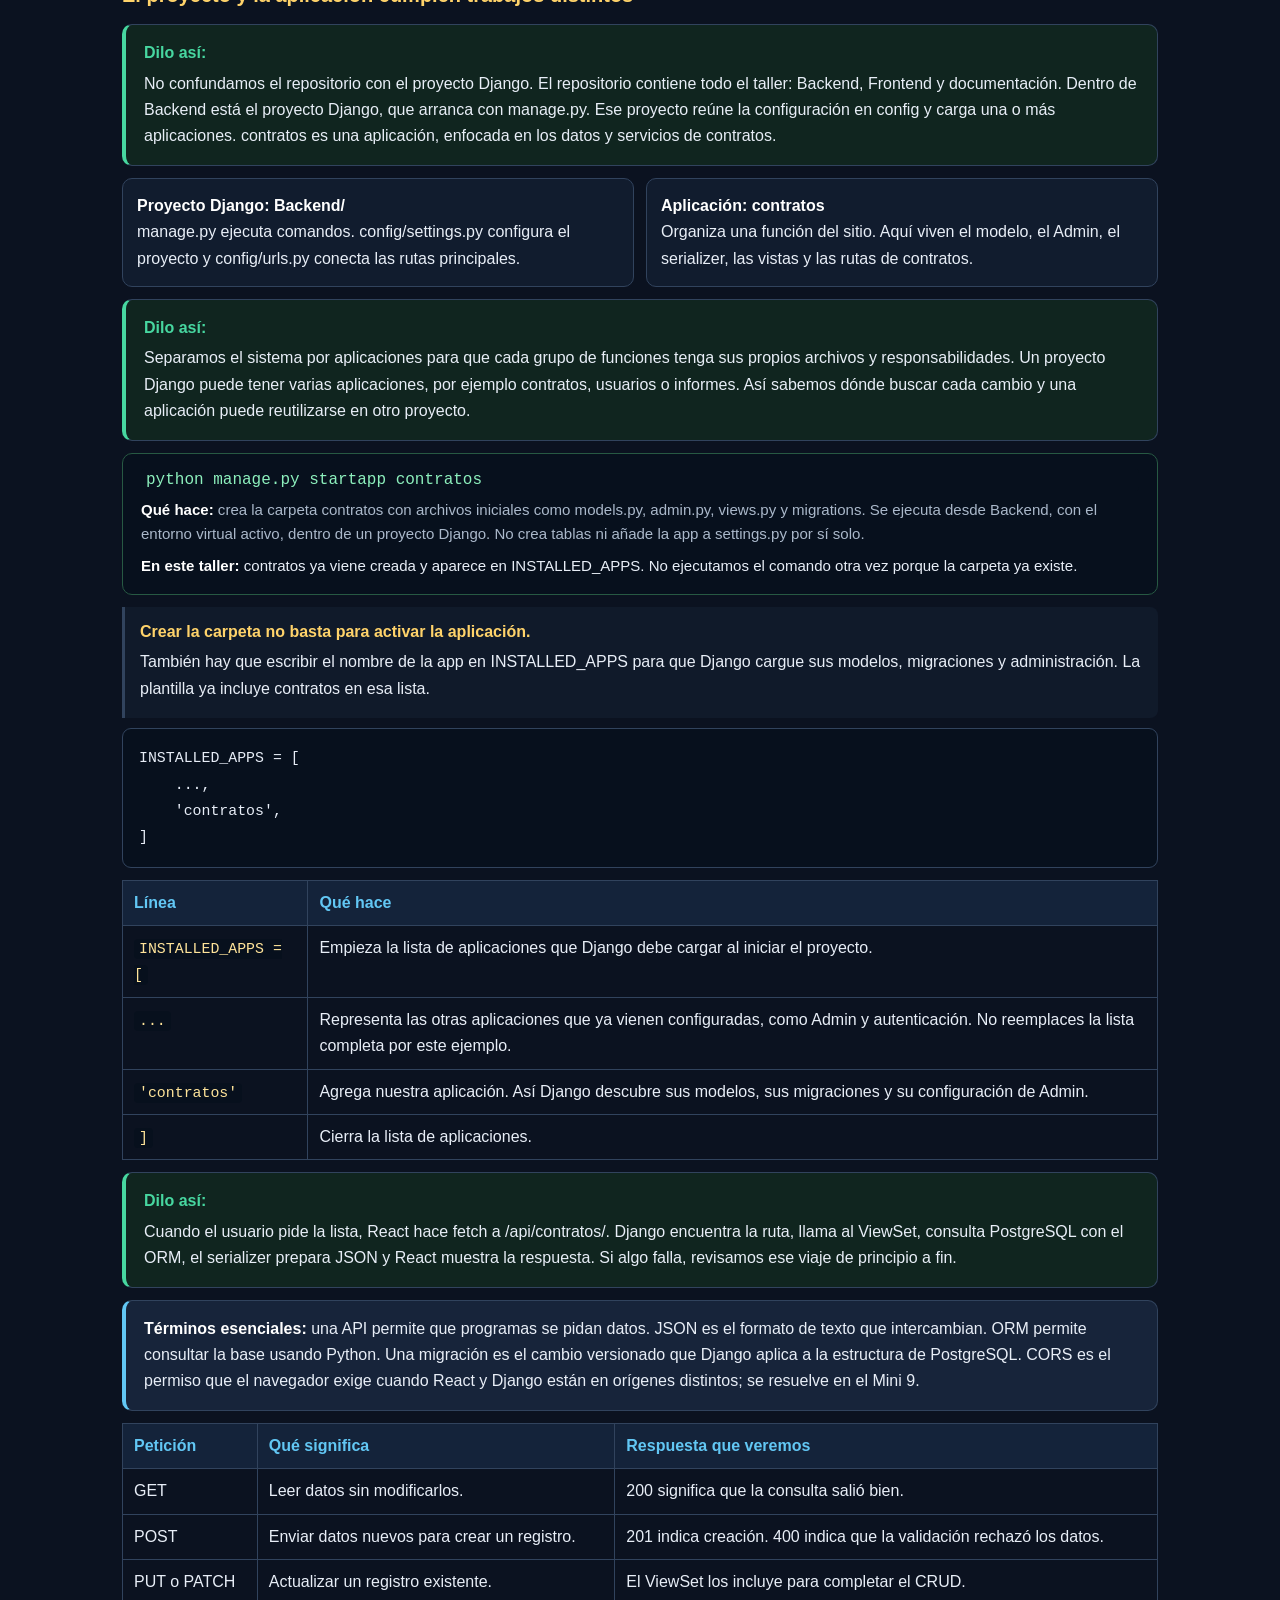
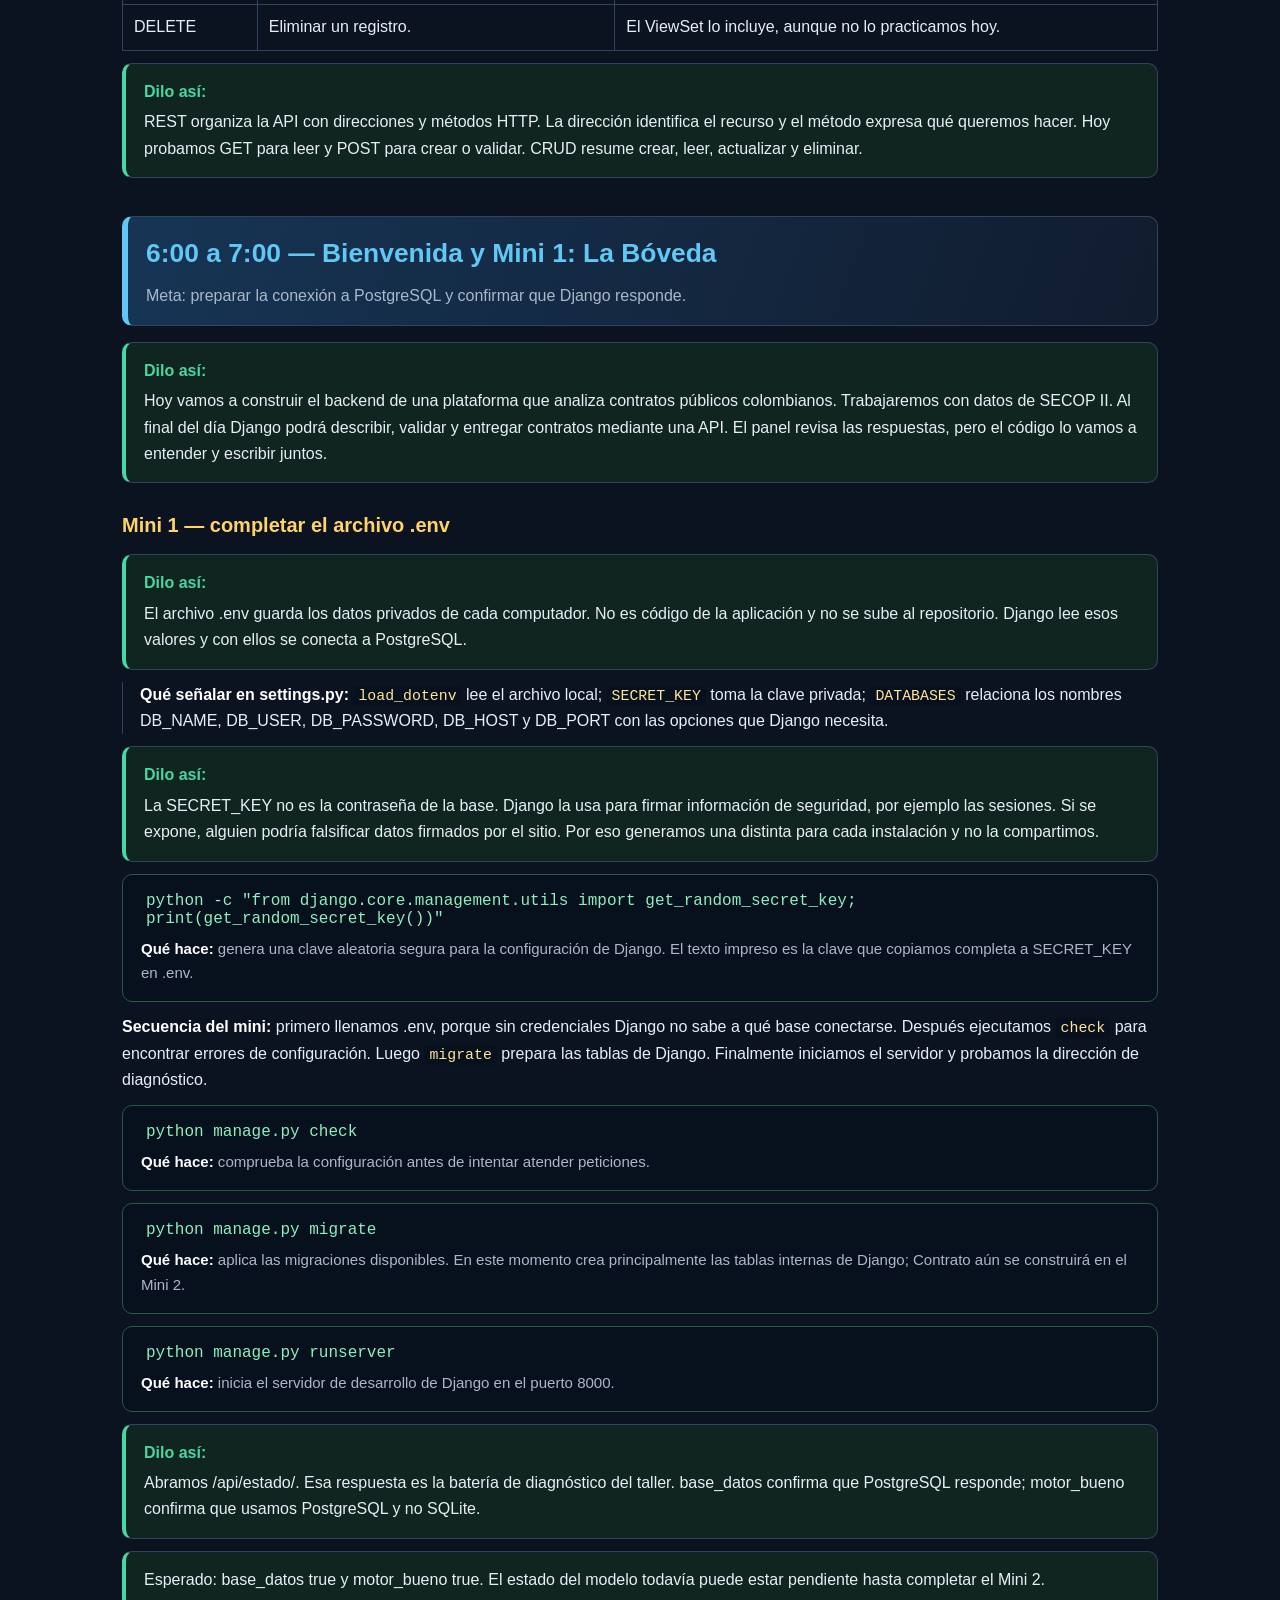
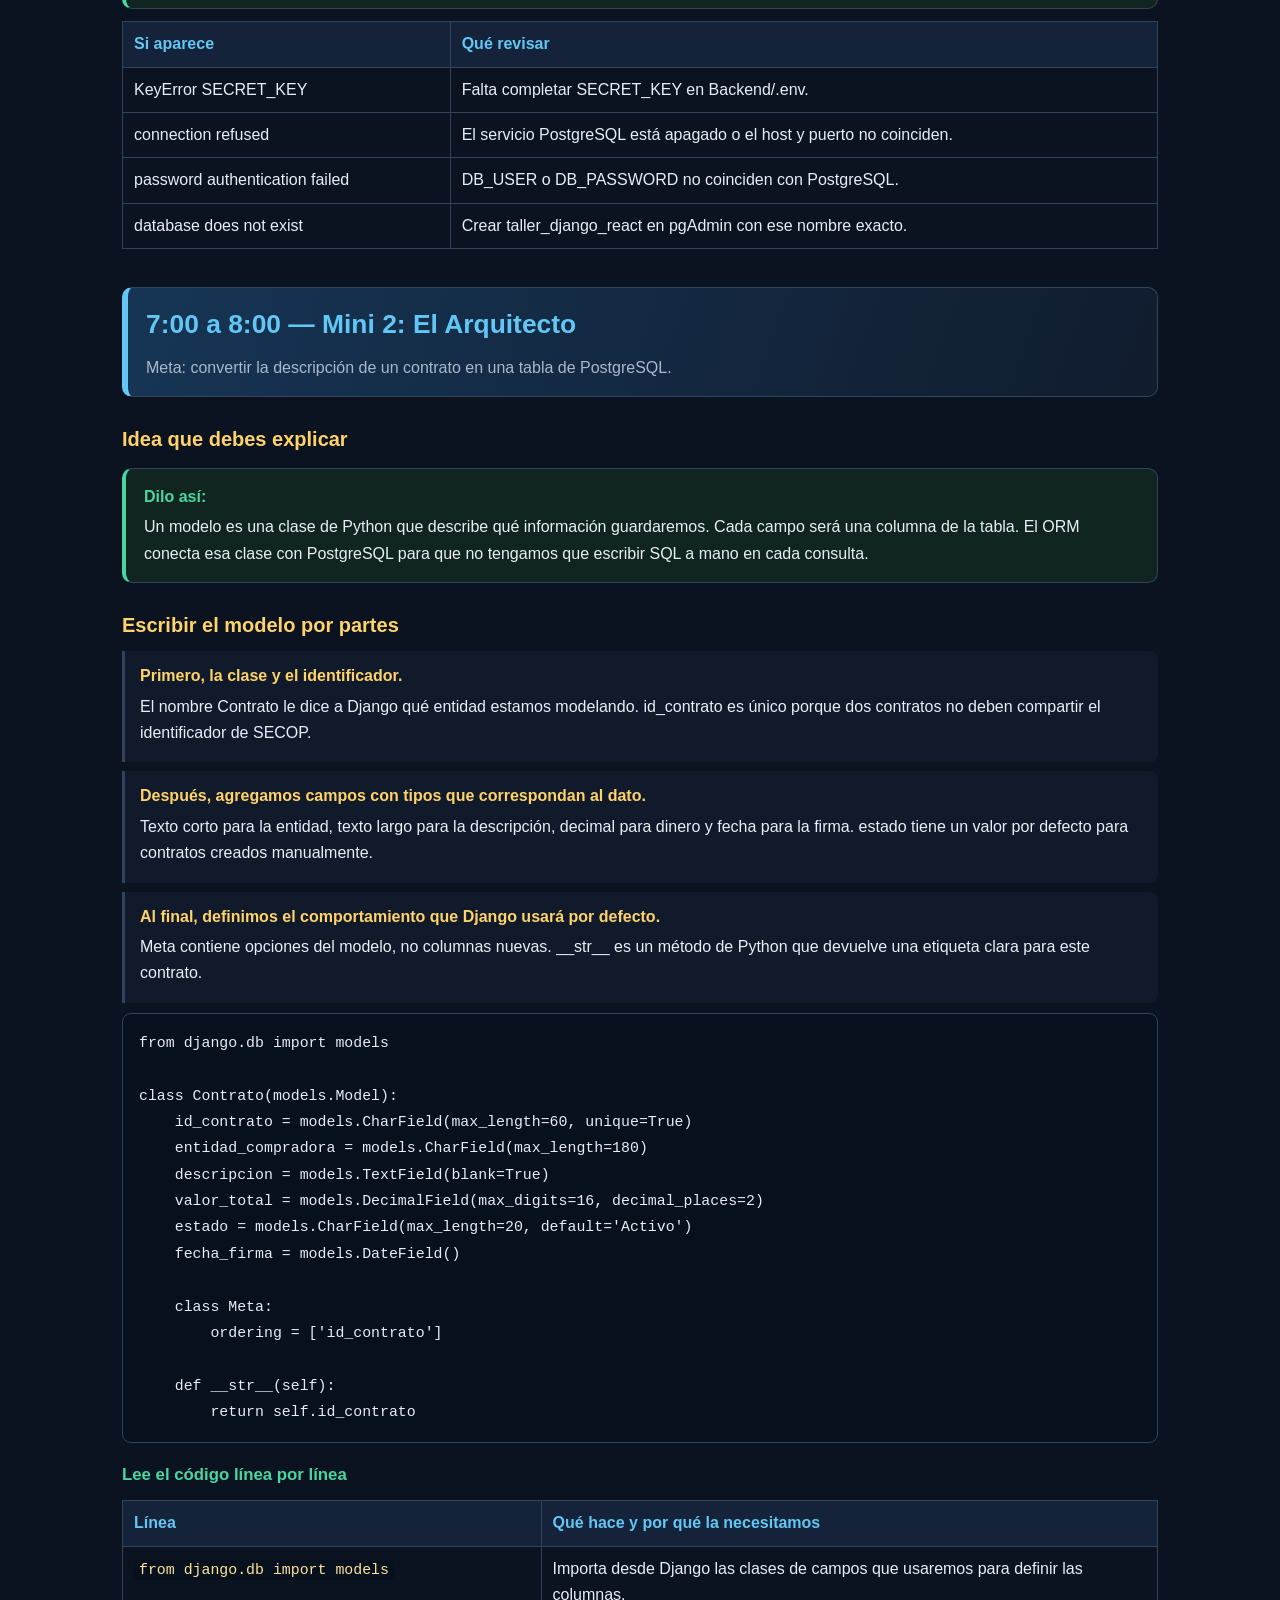
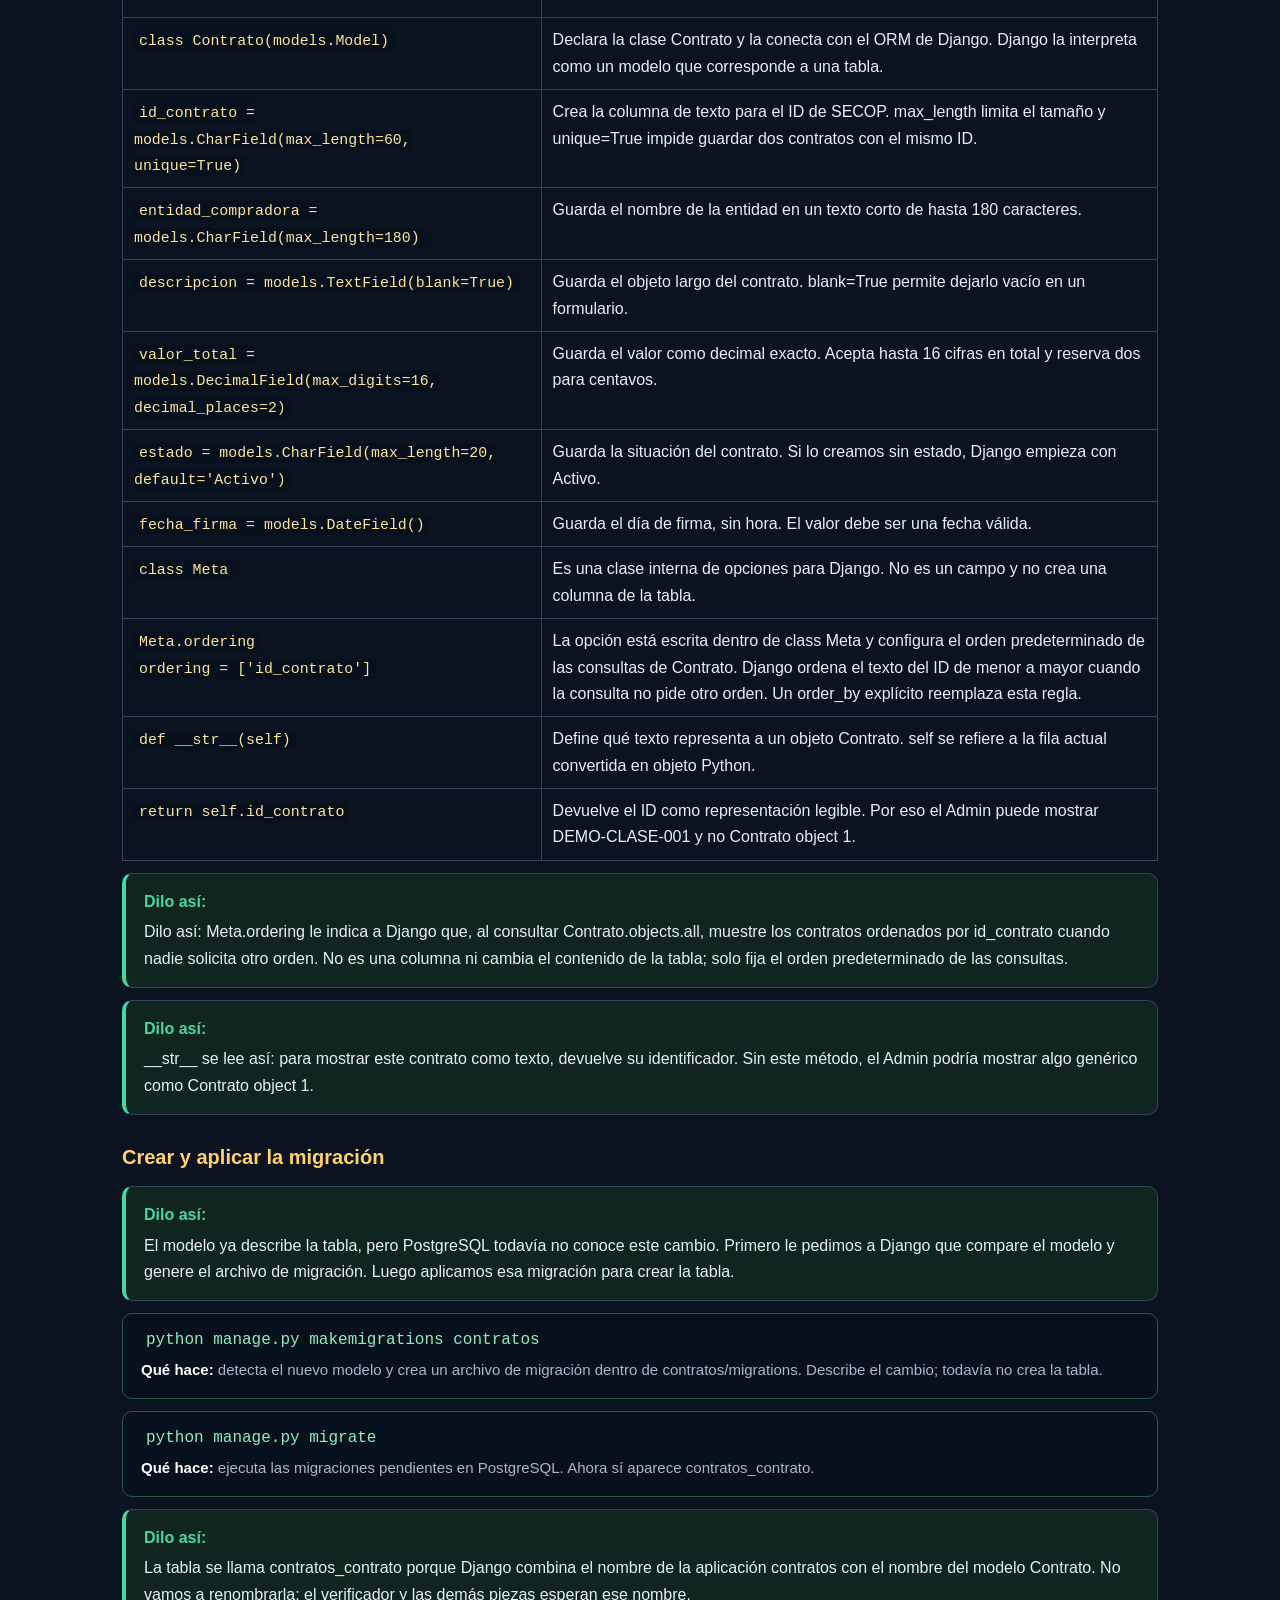
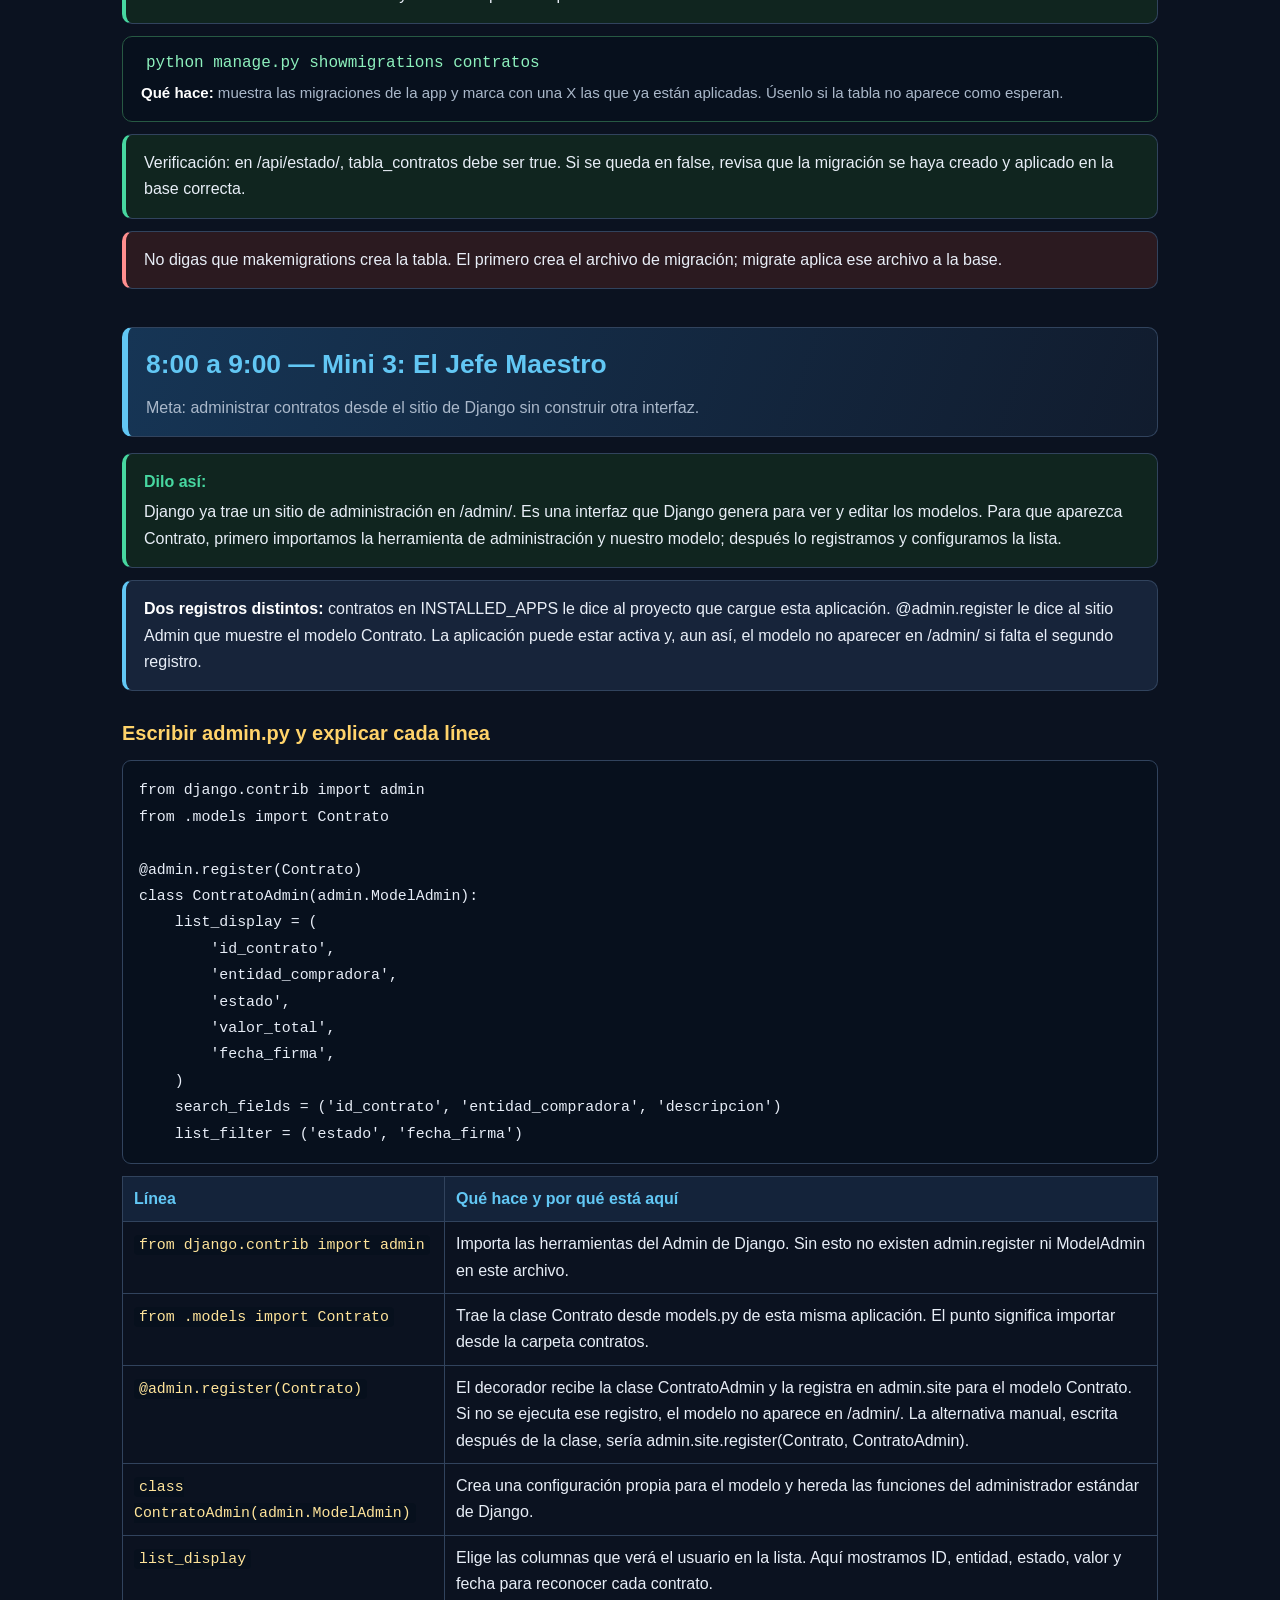
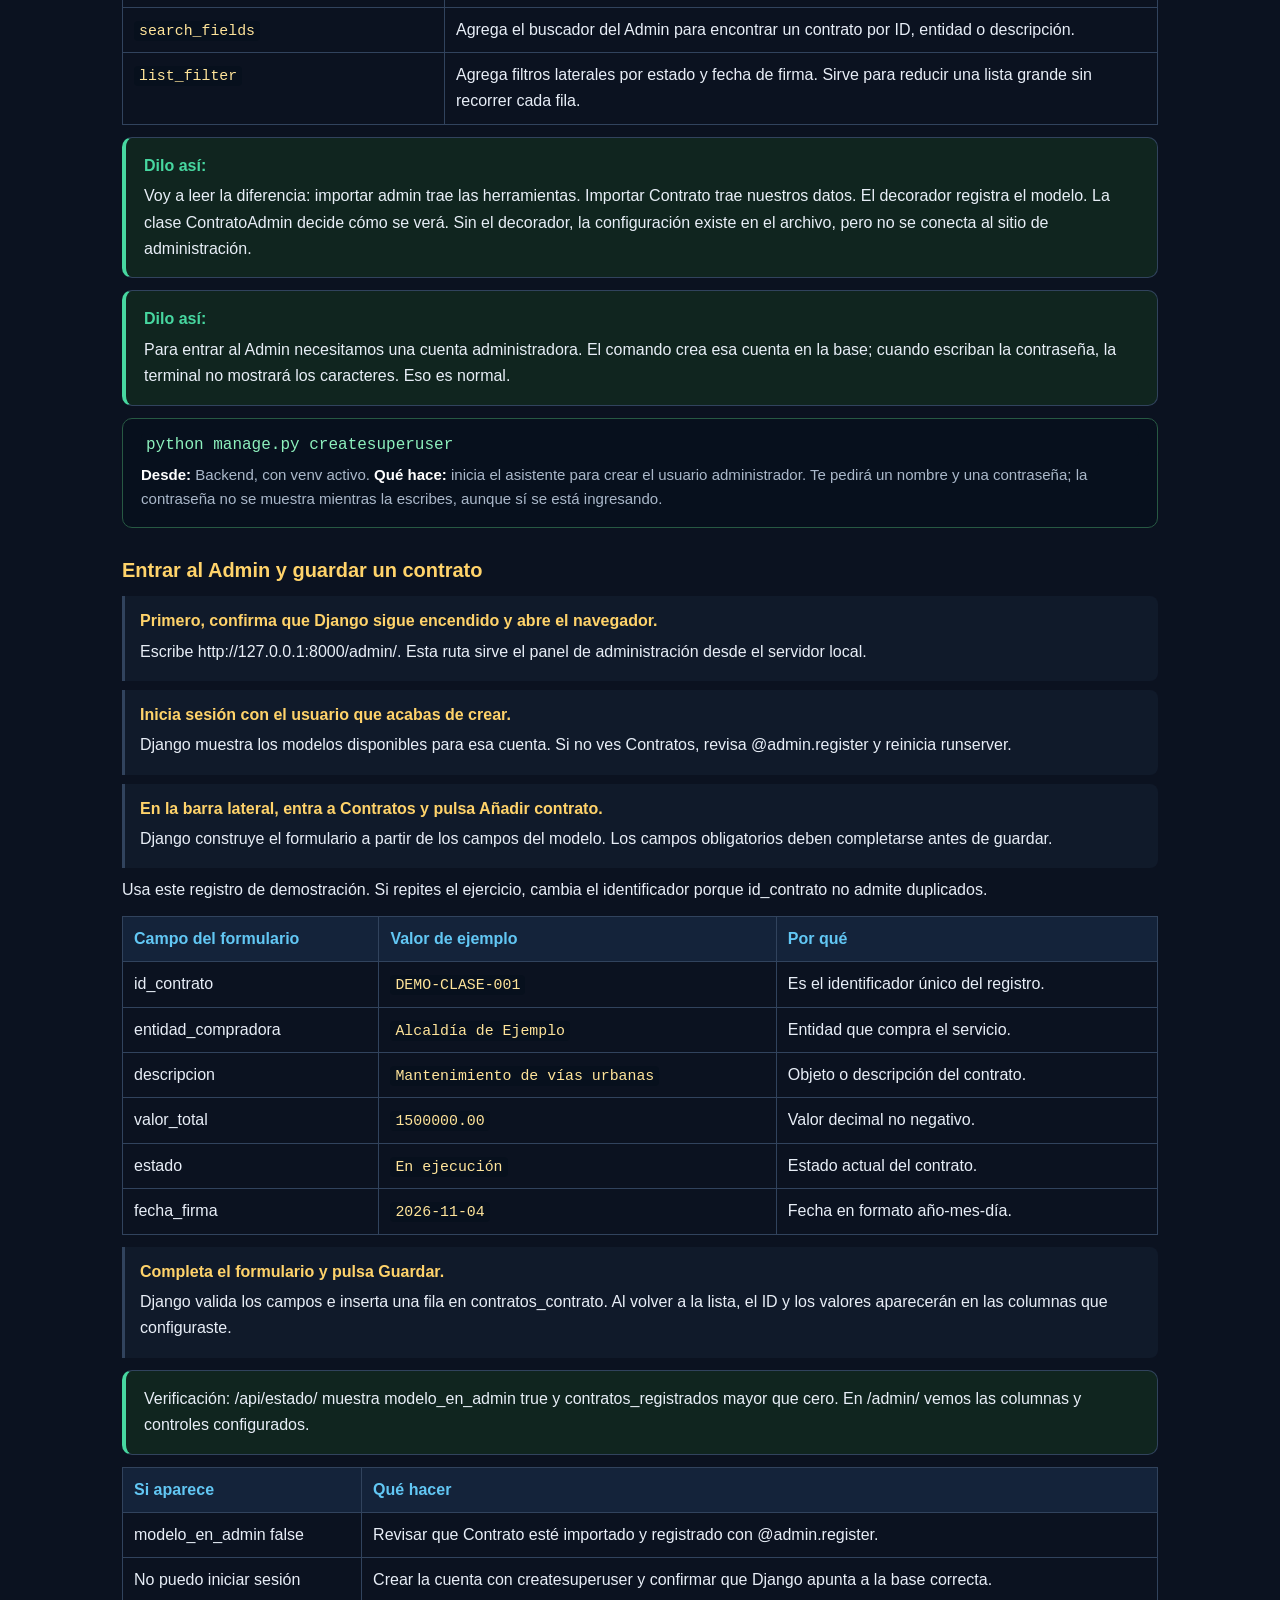
<file: docs/exposicion-dia1.html>
<!DOCTYPE html>
<html lang="es">
<head>
<meta charset="UTF-8">
<meta name="viewport" content="width=device-width, initial-scale=1.0">
<title>Día 1 | Libreto de Django y PostgreSQL</title>
<style>
:root{--fondo:#0b1220;--panel:#111c2e;--tarjeta:#17243a;--borde:#31435d;--texto:#e8eef7;--suave:#aab8ca;--azul:#62c7f4;--verde:#47d7a0;--amarillo:#ffd36a;--rojo:#ff8f8f;--codigo:#07101d}
*{box-sizing:border-box}html{scroll-behavior:smooth}body{margin:0;background:var(--fondo);color:var(--texto);font:16px/1.65 "Segoe UI",Arial,sans-serif}.contenedor{max-width:1080px;margin:auto;padding:30px 22px 70px}h1{font-size:clamp(2rem,5vw,3rem);line-height:1.15;color:var(--azul);margin:0 0 12px}h2{font-size:1.65rem;color:var(--azul);margin:42px 0 14px;border-bottom:1px solid var(--borde);padding-bottom:9px}h3{font-size:1.25rem;color:var(--amarillo);margin:26px 0 8px}h4{font-size:1.05rem;color:var(--verde);margin:18px 0 7px}p{margin:8px 0}a{color:var(--azul)}strong{color:#fff}code{font: .93em Consolas,monospace;color:#ffe49a;background:var(--codigo);padding:2px 5px;border-radius:4px}pre{overflow:auto;background:var(--codigo);border:1px solid var(--borde);border-radius:9px;padding:16px;margin:10px 0}pre code{padding:0;color:#e7edf7;background:none}.barra{position:sticky;top:0;z-index:4;background:#0b1220f2;border-bottom:1px solid var(--borde);padding:10px 0;display:flex;flex-wrap:wrap;gap:8px 16px}.barra a{text-decoration:none;font-size:.92rem}.intro,.tarjeta,.hora,.voz,.nota,.alerta,.correcto,.comando{border:1px solid var(--borde);border-radius:10px;padding:15px 18px;margin:12px 0;background:var(--tarjeta)}.intro{border-left:5px solid var(--azul)}.voz{border-left:4px solid var(--verde);background:#10251f}.voz::before{content:"Dilo así: ";display:block;color:var(--verde);font-weight:700;font-style:normal;margin-bottom:4px}.hora{margin:38px 0 16px;background:linear-gradient(110deg,#163555,#111c2e);border-left:6px solid var(--azul)}.hora h2{margin:0;border:0;padding:0}.hora p{color:var(--suave);margin-bottom:0}.nota{border-left:4px solid var(--azul)}.alerta{border-left:4px solid var(--rojo);background:#2b1a20}.correcto{border-left:4px solid var(--verde);background:#10251f}.comando{background:var(--codigo);border-color:#275943}.comando code{display:block;font-size:1rem;color:#8df0bd;overflow-wrap:anywhere}.comando p{font-size:.94rem;margin:7px 0 0;color:var(--suave)}.comando .dilo{color:var(--texto)}.dos-columnas{display:grid;grid-template-columns:repeat(auto-fit,minmax(230px,1fr));gap:12px}.caja{background:var(--panel);border:1px solid var(--borde);border-radius:10px;padding:14px}.flujo{display:flex;align-items:stretch;gap:8px;flex-wrap:wrap;margin:16px 0}.flujo div{flex:1 1 130px;padding:12px;background:var(--tarjeta);border:1px solid var(--borde);border-radius:8px;text-align:center}.flujo b{display:block;color:var(--azul)}.flecha{align-self:center;color:var(--amarillo);font-size:1.3rem}table{border-collapse:collapse;width:100%;margin:12px 0}th,td{border:1px solid var(--borde);padding:9px 11px;text-align:left;vertical-align:top}th{background:#14233a;color:var(--azul)}.tiempo{color:var(--suave);font-size:.94rem}.paso{padding:12px 15px;margin:9px 0;border-left:3px solid var(--borde);background:#101a2a;border-radius:0 8px 8px 0}.paso b{color:var(--amarillo)}.paso p{margin:4px 0}.sangria{padding-left:17px;border-left:1px solid var(--borde);margin:9px 0}footer{margin-top:44px;border-top:1px solid var(--borde);padding-top:16px;color:var(--suave);font-size:.9rem}@media print{body{background:#fff;color:#111}.barra{display:none}.voz,.intro,.tarjeta,.hora,.nota,.alerta,.correcto,.comando,.caja,.paso,pre{background:#fff;color:#111;border-color:#888}h1,h2,h3,h4,strong,th,code,pre code{color:#111}a{color:#111}.hora{break-before:page}}
</style>
</head>
<body>
<main class="contenedor">
<h1>Día 1: construimos el backend de SECOP II</h1>
<p class="tiempo">Libreto para explicar y programar en vivo. Sesión de 6:00 a.m. a 12:00 m. Léelo mientras enseñas; no es una lista para enviar a los estudiantes.</p>

<nav class="barra">
<a href="#antes">Antes de la clase</a><a href="#arquitectura">Arquitectura</a><a href="#h6">6 a 7</a><a href="#h7">7 a 8</a><a href="#h8">8 a 9</a><a href="#h9">9 a 10</a><a href="#h10">10 a 11</a><a href="#h11">11 a 12</a>
</nav>

<section id="antes">
<h2>Antes de las 6:00: dejar los equipos listos</h2>
<div class="intro"><strong>Meta de la preparación:</strong> cada computador puede abrir el proyecto, conectar Django con PostgreSQL y mostrar el panel React. La preparación se hace antes de las misiones porque las descargas e instalaciones pueden tardar.</div>

<h3>1. Qué deben descargar e instalar</h3>
<table>
<thead><tr><th>Programa</th><th>Descarga</th><th>Para qué lo usamos</th></tr></thead>
<tbody>
<tr><td>Python 3.14</td><td><a href="https://www.python.org/downloads/">python.org/downloads</a></td><td>Django y el código del backend. Durante la instalación marquen Add Python to PATH.</td></tr>
<tr><td>Node.js 20.19 o superior, o 22.12 o superior</td><td><a href="https://nodejs.org/">nodejs.org</a></td><td>Ejecuta React y Vite. Incluye npm para instalar paquetes.</td></tr>
<tr><td>PostgreSQL 18 y pgAdmin</td><td><a href="https://www.postgresql.org/download/">postgresql.org/download</a></td><td>PostgreSQL guarda los datos. pgAdmin permite crear la base y verla. Anoten la clave del usuario postgres.</td></tr>
<tr><td>Git</td><td><a href="https://git-scm.com/downloads">git-scm.com/downloads</a></td><td>Descarga la plantilla del taller desde GitHub.</td></tr>
<tr><td>Visual Studio Code</td><td><a href="https://code.visualstudio.com/">code.visualstudio.com</a></td><td>Abre y edita los archivos del proyecto.</td></tr>
</tbody></table>

<h3>2. Comprobar las instalaciones</h3>
<div class="comando"><code>python --version</code><p><strong>Qué hace:</strong> muestra qué versión de Python reconoce Windows. Debe ser 3.14.</p></div>
<div class="comando"><code>node --version</code><p><strong>Qué hace:</strong> comprueba que Node.js está instalado y disponible en la terminal.</p></div>
<div class="comando"><code>npm --version</code><p><strong>Qué hace:</strong> comprueba npm, que instalaremos para traer las dependencias de React.</p></div>
<div class="comando"><code>git --version</code><p><strong>Qué hace:</strong> confirma que Git está disponible para descargar el repositorio.</p></div>
<div class="alerta">Si Windows dice que no reconoce un comando, cierren y vuelvan a abrir PowerShell. Si sigue igual, hay que instalar el programa y habilitar Add to PATH.</div>

<h3>3. Descargar el proyecto</h3>
<div class="voz">Primero descargamos la plantilla de aprendices. Este repositorio es privado, así que cada estudiante debe tener acceso en GitHub. Si aparece un error de permiso, no es un error de Django: falta invitar esa cuenta al repositorio.</div>
<div class="comando"><code>git clone https://github.com/stevenaraque/proyecto-stack-django.git</code><p><strong>Qué hace:</strong> copia el repositorio de aprendices a una carpeta local llamada proyecto-stack-django.</p><p class="dilo"><strong>Di mientras lo ejecutan:</strong> Ahora entramos en esa carpeta con VS Code. Todo el taller se hará sobre esta copia local.</p></div>
<div class="comando"><code>cd proyecto-stack-django</code><p><strong>Qué hace:</strong> cambia la terminal a la carpeta recién descargada, para que los siguientes comandos se ejecuten dentro del proyecto.</p></div>

<h3>4. Crear la base de datos del taller</h3>
<div class="voz">Abrimos pgAdmin, nos conectamos al servidor PostgreSQL y creamos una base llamada taller_django_react. La base es el contenedor; luego Django creará dentro las tablas. La clave que anotaron al instalar PostgreSQL es la que usarán para DB_PASSWORD.</div>
<ol>
<li>En pgAdmin, expandan Servers y conéctense al servidor PostgreSQL.</li>
<li>Hagan clic derecho en Databases y elijan Create, luego Database.</li>
<li>Escriban exactamente <code>taller_django_react</code> y guarden.</li>
</ol>
<div class="alerta">No creen una tabla a mano en pgAdmin. Django la creará al ejecutar las migraciones después de escribir el modelo.</div>

<h3>5. Preparar Django en PowerShell</h3>
<p>Ejecuten desde la raíz del proyecto y en el orden indicado. Cada comando tiene su motivo debajo.</p>
<div class="comando"><code>cd Backend</code><p><strong>Qué hace:</strong> entra a la carpeta donde viven Django, manage.py y requirements.txt. Los siguientes comandos de backend se ejecutan aquí.</p></div>
<div class="comando"><code>python -m venv venv</code><p><strong>Qué hace:</strong> crea un entorno virtual llamado venv para que las librerías de este proyecto no se mezclen con las de otros proyectos.</p></div>
<div class="comando"><code>.\venv\Scripts\Activate.ps1</code><p><strong>Qué hace:</strong> activa ese entorno en PowerShell. Al activarse, la terminal muestra (venv) y pip instala paquetes en este proyecto.</p></div>
<div class="comando"><code>python -m pip install -r requirements.txt</code><p><strong>Qué hace:</strong> instala Django, DRF, el adaptador que conecta Python con PostgreSQL y las demás librerías anotadas en requirements.txt. No instala el servidor PostgreSQL.</p></div>
<div class="comando"><code>Copy-Item .env.example .env</code><p><strong>Qué hace:</strong> duplica la plantilla de configuración con el nombre que Django lee. Luego editaremos .env con la clave y la conexión local de cada persona.</p><p class="dilo"><strong>Di mientras lo ejecutan:</strong> El archivo de ejemplo se puede compartir. El archivo .env contiene nuestras claves y no se comparte.</p></div>
<div class="comando"><code>Set-ExecutionPolicy -Scope Process RemoteSigned</code><p><strong>Qué hace:</strong> permite activar el entorno virtual en esta ventana de PowerShell. Úsenlo solo si PowerShell bloquea Activate.ps1; el permiso se cierra al cerrar la terminal.</p></div>

<h3>6. Completar Backend/.env</h3>
<div class="voz">Abrimos .env. La SECRET_KEY es una clave privada que Django usa para firmar datos de seguridad, como la información de sesión. No es la clave de PostgreSQL. DEBUG activa los mensajes detallados para desarrollar; se deja en False en producción para no mostrar detalles internos. DB_NAME, DB_USER y DB_PASSWORD le dicen a Django a qué base conectarse; HOST y PORT indican dónde está PostgreSQL.</div>
<div class="comando"><code>python -c "from django.core.management.utils import get_random_secret_key; print(get_random_secret_key())"</code><p><strong>Qué hace:</strong> le pide a Django que cree una SECRET_KEY aleatoria y la muestre. La línea que aparece es la clave, no un error, aunque contenga paréntesis o símbolos.</p><p class="dilo"><strong>Di mientras lo ejecutan:</strong> Copien toda la clave y péguenla en SECRET_KEY entre comillas dobles. No la compartan. Cada equipo debe tener su propia clave.</p></div>
<table><thead><tr><th>Parte del comando</th><th>Qué hace</th></tr></thead><tbody>
<tr><td><code>python -c</code></td><td>Abre Python, ejecuta una instrucción escrita entre comillas y termina.</td></tr>
<tr><td><code>from django.core.management.utils import get_random_secret_key</code></td><td>Importa desde Django la función que sabe generar una clave segura.</td></tr>
<tr><td><code>get_random_secret_key()</code></td><td>Llama a esa función sin datos de entrada y recibe una clave aleatoria.</td></tr>
<tr><td><code>print(...)</code></td><td>Muestra en la terminal el valor que devolvió la función para poder copiarlo.</td></tr>
</tbody></table>
<pre><code>SECRET_KEY="pega_aqui_la_clave_completa"
DEBUG=True
DB_NAME=taller_django_react
DB_USER=postgres
DB_PASSWORD="la_clave_de_postgres"
DB_HOST=localhost
DB_PORT=5432</code></pre>
<table><thead><tr><th>Variable</th><th>Qué valor recibe y para qué lo usa Django</th></tr></thead><tbody>
<tr><td><code>SECRET_KEY</code></td><td>La clave aleatoria recién generada. Django la usa para firmar datos de seguridad. Las comillas permiten guardar juntos los símbolos de la clave.</td></tr>
<tr><td><code>DEBUG</code></td><td>True activa mensajes detallados durante el desarrollo local. En producción se cambia a False para no mostrar información interna.</td></tr>
<tr><td><code>DB_NAME</code></td><td>El nombre taller_django_react que pusimos al crear la base en pgAdmin.</td></tr>
<tr><td><code>DB_USER</code> y <code>DB_PASSWORD</code></td><td>El usuario y la contraseña configurados para PostgreSQL. La contraseña de ejemplo debe cambiarse por la propia.</td></tr>
<tr><td><code>DB_HOST</code> y <code>DB_PORT</code></td><td>La dirección y el puerto donde escucha PostgreSQL en el equipo local.</td></tr>
</tbody></table>
<div class="nota"><strong>Sobre las comillas:</strong> conserva las comillas dobles alrededor de SECRET_KEY y DB_PASSWORD. Así los caracteres especiales de las claves se leen como parte del valor.</div>
<div class="alerta">No subas .env al repositorio. Guarda claves reales solo allí; .env.example tiene valores de muestra para que otra persona pueda crear su propio .env.</div>

<h3>7. Crear las tablas internas e iniciar Django</h3>
<div class="voz">Con PostgreSQL encendido y .env completo, comprobamos la configuración, aplicamos las migraciones que ya existen y arrancamos el servidor. En una plantilla que todavía no tiene el modelo Contrato completo, este primer migrate prepara las tablas internas de Django. La tabla de contratos aparecerá después del Mini 2.</div>
<div class="comando"><code>python manage.py check</code><p><strong>Qué hace:</strong> revisa la configuración de Django y avisa de errores comunes antes de arrancar.</p></div>
<div class="comando"><code>python manage.py migrate</code><p><strong>Qué hace:</strong> aplica las migraciones disponibles y crea las tablas internas de usuarios, sesiones y administración. La tabla Contrato se crea después de escribir el modelo en el Mini 2.</p></div>
<div class="comando"><code>python manage.py runserver</code><p><strong>Qué hace:</strong> inicia Django para desarrollo en el puerto 8000. Dejen abierta esta terminal para que el servidor siga funcionando.</p></div>

<h3>8. Iniciar React en otra terminal</h3>
<div class="voz">Abrimos una segunda ventana de PowerShell. Django atiende la API y React muestra el panel; son dos procesos distintos, por eso necesitamos dos terminales.</div>
<div class="comando"><code>cd proyecto-stack-django\Frontend</code><p><strong>Qué hace:</strong> entra a la carpeta del frontend desde la raíz del proyecto, donde está package.json.</p></div>
<div class="comando"><code>npm install</code><p><strong>Qué hace:</strong> descarga e instala las librerías de React que el proyecto declara en package.json. Se ejecuta la primera vez o cuando cambian las dependencias.</p></div>
<div class="comando"><code>npm run dev</code><p><strong>Qué hace:</strong> inicia Vite y sirve el panel de React. Abran la dirección que muestra la terminal, normalmente http://localhost:5173.</p></div>
<div class="correcto">Preparación terminada cuando Django responde en el puerto 8000 y React abre en el 5173. Mantengan las dos terminales abiertas.</div>
</section>

<section id="arquitectura">
<h2>El mapa que debes tener en mente</h2>
<div class="voz">Antes de escribir, miremos cómo se conectan las piezas. React muestra la interfaz; Django recibe las peticiones y aplica las reglas; PostgreSQL guarda los datos. El navegador no se conecta directamente a la base. Django es el intermediario y la puerta de seguridad.</div>
<div class="flujo">
<div><b>React y Vite</b>Navegador<br>puerto 5173</div><span class="flecha">→</span>
<div><b>HTTP y JSON</b>fetch solicita<br>y recibe datos</div><span class="flecha">→</span>
<div><b>Django y DRF</b>API y reglas<br>puerto 8000</div><span class="flecha">→</span>
<div><b>PostgreSQL</b>Tablas y registros<br>puerto 5432</div>
</div>
<h3>Qué hace cada archivo</h3>
<table><thead><tr><th>Archivo</th><th>Qué papel cumple</th><th>Cómo decirlo</th></tr></thead><tbody>
<tr><td><code>config/settings.py</code></td><td>Activa apps, carga variables y configura PostgreSQL.</td><td>Es la configuración general de Django.</td></tr>
<tr><td><code>config/urls.py</code></td><td>Conecta /admin/ y el prefijo /api/ con sus aplicaciones.</td><td>Es la entrada principal de las direcciones.</td></tr>
<tr><td><code>contratos/models.py</code></td><td>Describe los campos que se guardan en la tabla.</td><td>Es el plano de los datos.</td></tr>
<tr><td><code>contratos/serializers.py</code></td><td>Valida datos y los convierte entre objetos de Python y JSON.</td><td>Es el traductor y el filtro de entrada.</td></tr>
<tr><td><code>contratos/views.py</code></td><td>Decide qué hacer al recibir una petición.</td><td>Es quien atiende el pedido.</td></tr>
<tr><td><code>contratos/urls.py</code></td><td>Relaciona direcciones de la API con vistas.</td><td>Es el mapa de rutas de la aplicación.</td></tr>
<tr><td><code>contratos/admin.py</code></td><td>Registra y configura Contrato en el sitio administrativo.</td><td>Es la mesa de trabajo para revisar datos.</td></tr>
</tbody></table>
<h3>El proyecto y la aplicación cumplen trabajos distintos</h3>
<div class="voz">No confundamos el repositorio con el proyecto Django. El repositorio contiene todo el taller: Backend, Frontend y documentación. Dentro de Backend está el proyecto Django, que arranca con manage.py. Ese proyecto reúne la configuración en config y carga una o más aplicaciones. contratos es una aplicación, enfocada en los datos y servicios de contratos.</div>
<div class="dos-columnas">
<div class="caja"><strong>Proyecto Django: Backend/</strong><br>manage.py ejecuta comandos. config/settings.py configura el proyecto y config/urls.py conecta las rutas principales.</div>
<div class="caja"><strong>Aplicación: contratos</strong><br>Organiza una función del sitio. Aquí viven el modelo, el Admin, el serializer, las vistas y las rutas de contratos.</div>
</div>
<div class="voz">Separamos el sistema por aplicaciones para que cada grupo de funciones tenga sus propios archivos y responsabilidades. Un proyecto Django puede tener varias aplicaciones, por ejemplo contratos, usuarios o informes. Así sabemos dónde buscar cada cambio y una aplicación puede reutilizarse en otro proyecto.</div>
<div class="comando"><code>python manage.py startapp contratos</code><p><strong>Qué hace:</strong> crea la carpeta contratos con archivos iniciales como models.py, admin.py, views.py y migrations. Se ejecuta desde Backend, con el entorno virtual activo, dentro de un proyecto Django. No crea tablas ni añade la app a settings.py por sí solo.</p><p class="dilo"><strong>En este taller:</strong> contratos ya viene creada y aparece en INSTALLED_APPS. No ejecutamos el comando otra vez porque la carpeta ya existe.</p></div>
<div class="paso"><b>Crear la carpeta no basta para activar la aplicación.</b><p>También hay que escribir el nombre de la app en INSTALLED_APPS para que Django cargue sus modelos, migraciones y administración. La plantilla ya incluye contratos en esa lista.</p></div>
<pre><code>INSTALLED_APPS = [
    ...,
    'contratos',
]</code></pre>
<table><thead><tr><th>Línea</th><th>Qué hace</th></tr></thead><tbody>
<tr><td><code>INSTALLED_APPS = [</code></td><td>Empieza la lista de aplicaciones que Django debe cargar al iniciar el proyecto.</td></tr>
<tr><td><code>...</code></td><td>Representa las otras aplicaciones que ya vienen configuradas, como Admin y autenticación. No reemplaces la lista completa por este ejemplo.</td></tr>
<tr><td><code>'contratos'</code></td><td>Agrega nuestra aplicación. Así Django descubre sus modelos, sus migraciones y su configuración de Admin.</td></tr>
<tr><td><code>]</code></td><td>Cierra la lista de aplicaciones.</td></tr>
</tbody></table>
<div class="voz">Cuando el usuario pide la lista, React hace fetch a /api/contratos/. Django encuentra la ruta, llama al ViewSet, consulta PostgreSQL con el ORM, el serializer prepara JSON y React muestra la respuesta. Si algo falla, revisamos ese viaje de principio a fin.</div>
<div class="nota"><strong>Términos esenciales:</strong> una API permite que programas se pidan datos. JSON es el formato de texto que intercambian. ORM permite consultar la base usando Python. Una migración es el cambio versionado que Django aplica a la estructura de PostgreSQL. CORS es el permiso que el navegador exige cuando React y Django están en orígenes distintos; se resuelve en el Mini 9.</div>
<table><thead><tr><th>Petición</th><th>Qué significa</th><th>Respuesta que veremos</th></tr></thead><tbody>
<tr><td>GET</td><td>Leer datos sin modificarlos.</td><td>200 significa que la consulta salió bien.</td></tr>
<tr><td>POST</td><td>Enviar datos nuevos para crear un registro.</td><td>201 indica creación. 400 indica que la validación rechazó los datos.</td></tr>
<tr><td>PUT o PATCH</td><td>Actualizar un registro existente.</td><td>El ViewSet los incluye para completar el CRUD.</td></tr>
<tr><td>DELETE</td><td>Eliminar un registro.</td><td>El ViewSet lo incluye, aunque no lo practicamos hoy.</td></tr>
</tbody></table>
<div class="voz">REST organiza la API con direcciones y métodos HTTP. La dirección identifica el recurso y el método expresa qué queremos hacer. Hoy probamos GET para leer y POST para crear o validar. CRUD resume crear, leer, actualizar y eliminar.</div>
</section>

<section id="h6">
<div class="hora"><h2>6:00 a 7:00 — Bienvenida y Mini 1: La Bóveda</h2><p>Meta: preparar la conexión a PostgreSQL y confirmar que Django responde.</p></div>
<div class="voz">Hoy vamos a construir el backend de una plataforma que analiza contratos públicos colombianos. Trabajaremos con datos de SECOP II. Al final del día Django podrá describir, validar y entregar contratos mediante una API. El panel revisa las respuestas, pero el código lo vamos a entender y escribir juntos.</div>
<h3>Mini 1 — completar el archivo .env</h3>
<div class="voz">El archivo .env guarda los datos privados de cada computador. No es código de la aplicación y no se sube al repositorio. Django lee esos valores y con ellos se conecta a PostgreSQL.</div>
<div class="sangria"><strong>Qué señalar en settings.py:</strong> <code>load_dotenv</code> lee el archivo local; <code>SECRET_KEY</code> toma la clave privada; <code>DATABASES</code> relaciona los nombres DB_NAME, DB_USER, DB_PASSWORD, DB_HOST y DB_PORT con las opciones que Django necesita.</div>
<div class="voz">La SECRET_KEY no es la contraseña de la base. Django la usa para firmar información de seguridad, por ejemplo las sesiones. Si se expone, alguien podría falsificar datos firmados por el sitio. Por eso generamos una distinta para cada instalación y no la compartimos.</div>
<div class="comando"><code>python -c "from django.core.management.utils import get_random_secret_key; print(get_random_secret_key())"</code><p><strong>Qué hace:</strong> genera una clave aleatoria segura para la configuración de Django. El texto impreso es la clave que copiamos completa a SECRET_KEY en .env.</p></div>
<p><strong>Secuencia del mini:</strong> primero llenamos .env, porque sin credenciales Django no sabe a qué base conectarse. Después ejecutamos <code>check</code> para encontrar errores de configuración. Luego <code>migrate</code> prepara las tablas de Django. Finalmente iniciamos el servidor y probamos la dirección de diagnóstico.</p>
<div class="comando"><code>python manage.py check</code><p><strong>Qué hace:</strong> comprueba la configuración antes de intentar atender peticiones.</p></div>
<div class="comando"><code>python manage.py migrate</code><p><strong>Qué hace:</strong> aplica las migraciones disponibles. En este momento crea principalmente las tablas internas de Django; Contrato aún se construirá en el Mini 2.</p></div>
<div class="comando"><code>python manage.py runserver</code><p><strong>Qué hace:</strong> inicia el servidor de desarrollo de Django en el puerto 8000.</p></div>
<div class="voz">Abramos /api/estado/. Esa respuesta es la batería de diagnóstico del taller. base_datos confirma que PostgreSQL responde; motor_bueno confirma que usamos PostgreSQL y no SQLite.</div>
<div class="correcto">Esperado: base_datos true y motor_bueno true. El estado del modelo todavía puede estar pendiente hasta completar el Mini 2.</div>
<table><thead><tr><th>Si aparece</th><th>Qué revisar</th></tr></thead><tbody>
<tr><td>KeyError SECRET_KEY</td><td>Falta completar SECRET_KEY en Backend/.env.</td></tr>
<tr><td>connection refused</td><td>El servicio PostgreSQL está apagado o el host y puerto no coinciden.</td></tr>
<tr><td>password authentication failed</td><td>DB_USER o DB_PASSWORD no coinciden con PostgreSQL.</td></tr>
<tr><td>database does not exist</td><td>Crear taller_django_react en pgAdmin con ese nombre exacto.</td></tr>
</tbody></table>
</section>

<section id="h7">
<div class="hora"><h2>7:00 a 8:00 — Mini 2: El Arquitecto</h2><p>Meta: convertir la descripción de un contrato en una tabla de PostgreSQL.</p></div>
<h3>Idea que debes explicar</h3>
<div class="voz">Un modelo es una clase de Python que describe qué información guardaremos. Cada campo será una columna de la tabla. El ORM conecta esa clase con PostgreSQL para que no tengamos que escribir SQL a mano en cada consulta.</div>
<h3>Escribir el modelo por partes</h3>
<div class="paso"><b>Primero, la clase y el identificador.</b><p>El nombre Contrato le dice a Django qué entidad estamos modelando. id_contrato es único porque dos contratos no deben compartir el identificador de SECOP.</p></div>
<div class="paso"><b>Después, agregamos campos con tipos que correspondan al dato.</b><p>Texto corto para la entidad, texto largo para la descripción, decimal para dinero y fecha para la firma. estado tiene un valor por defecto para contratos creados manualmente.</p></div>
<div class="paso"><b>Al final, definimos el comportamiento que Django usará por defecto.</b><p>Meta contiene opciones del modelo, no columnas nuevas. __str__ es un método de Python que devuelve una etiqueta clara para este contrato.</p></div>
<pre><code>from django.db import models

class Contrato(models.Model):
    id_contrato = models.CharField(max_length=60, unique=True)
    entidad_compradora = models.CharField(max_length=180)
    descripcion = models.TextField(blank=True)
    valor_total = models.DecimalField(max_digits=16, decimal_places=2)
    estado = models.CharField(max_length=20, default='Activo')
    fecha_firma = models.DateField()

    class Meta:
        ordering = ['id_contrato']

    def __str__(self):
        return self.id_contrato</code></pre>
<h4>Lee el código línea por línea</h4>
<table><thead><tr><th>Línea</th><th>Qué hace y por qué la necesitamos</th></tr></thead><tbody>
<tr><td><code>from django.db import models</code></td><td>Importa desde Django las clases de campos que usaremos para definir las columnas.</td></tr>
<tr><td><code>class Contrato(models.Model)</code></td><td>Declara la clase Contrato y la conecta con el ORM de Django. Django la interpreta como un modelo que corresponde a una tabla.</td></tr>
<tr><td><code>id_contrato = models.CharField(max_length=60, unique=True)</code></td><td>Crea la columna de texto para el ID de SECOP. max_length limita el tamaño y unique=True impide guardar dos contratos con el mismo ID.</td></tr>
<tr><td><code>entidad_compradora = models.CharField(max_length=180)</code></td><td>Guarda el nombre de la entidad en un texto corto de hasta 180 caracteres.</td></tr>
<tr><td><code>descripcion = models.TextField(blank=True)</code></td><td>Guarda el objeto largo del contrato. blank=True permite dejarlo vacío en un formulario.</td></tr>
<tr><td><code>valor_total = models.DecimalField(max_digits=16, decimal_places=2)</code></td><td>Guarda el valor como decimal exacto. Acepta hasta 16 cifras en total y reserva dos para centavos.</td></tr>
<tr><td><code>estado = models.CharField(max_length=20, default='Activo')</code></td><td>Guarda la situación del contrato. Si lo creamos sin estado, Django empieza con Activo.</td></tr>
<tr><td><code>fecha_firma = models.DateField()</code></td><td>Guarda el día de firma, sin hora. El valor debe ser una fecha válida.</td></tr>
<tr><td><code>class Meta</code></td><td>Es una clase interna de opciones para Django. No es un campo y no crea una columna de la tabla.</td></tr>
<tr><td><code>Meta.ordering</code><br><code>ordering = ['id_contrato']</code></td><td>La opción está escrita dentro de class Meta y configura el orden predeterminado de las consultas de Contrato. Django ordena el texto del ID de menor a mayor cuando la consulta no pide otro orden. Un order_by explícito reemplaza esta regla.</td></tr>
<tr><td><code>def __str__(self)</code></td><td>Define qué texto representa a un objeto Contrato. self se refiere a la fila actual convertida en objeto Python.</td></tr>
<tr><td><code>return self.id_contrato</code></td><td>Devuelve el ID como representación legible. Por eso el Admin puede mostrar DEMO-CLASE-001 y no Contrato object 1.</td></tr>
</tbody></table>
<div class="voz">Dilo así: Meta.ordering le indica a Django que, al consultar Contrato.objects.all, muestre los contratos ordenados por id_contrato cuando nadie solicita otro orden. No es una columna ni cambia el contenido de la tabla; solo fija el orden predeterminado de las consultas.</div>
<div class="voz">__str__ se lee así: para mostrar este contrato como texto, devuelve su identificador. Sin este método, el Admin podría mostrar algo genérico como Contrato object 1.</div>
<h3>Crear y aplicar la migración</h3>
<div class="voz">El modelo ya describe la tabla, pero PostgreSQL todavía no conoce este cambio. Primero le pedimos a Django que compare el modelo y genere el archivo de migración. Luego aplicamos esa migración para crear la tabla.</div>
<div class="comando"><code>python manage.py makemigrations contratos</code><p><strong>Qué hace:</strong> detecta el nuevo modelo y crea un archivo de migración dentro de contratos/migrations. Describe el cambio; todavía no crea la tabla.</p></div>
<div class="comando"><code>python manage.py migrate</code><p><strong>Qué hace:</strong> ejecuta las migraciones pendientes en PostgreSQL. Ahora sí aparece contratos_contrato.</p></div>
<div class="voz">La tabla se llama contratos_contrato porque Django combina el nombre de la aplicación contratos con el nombre del modelo Contrato. No vamos a renombrarla: el verificador y las demás piezas esperan ese nombre.</div>
<div class="comando"><code>python manage.py showmigrations contratos</code><p><strong>Qué hace:</strong> muestra las migraciones de la app y marca con una X las que ya están aplicadas. Úsenlo si la tabla no aparece como esperan.</p></div>
<div class="correcto">Verificación: en /api/estado/, tabla_contratos debe ser true. Si se queda en false, revisa que la migración se haya creado y aplicado en la base correcta.</div>
<div class="alerta">No digas que makemigrations crea la tabla. El primero crea el archivo de migración; migrate aplica ese archivo a la base.</div>
</section>

<section id="h8">
<div class="hora"><h2>8:00 a 9:00 — Mini 3: El Jefe Maestro</h2><p>Meta: administrar contratos desde el sitio de Django sin construir otra interfaz.</p></div>
<div class="voz">Django ya trae un sitio de administración en /admin/. Es una interfaz que Django genera para ver y editar los modelos. Para que aparezca Contrato, primero importamos la herramienta de administración y nuestro modelo; después lo registramos y configuramos la lista.</div>
<div class="nota"><strong>Dos registros distintos:</strong> contratos en INSTALLED_APPS le dice al proyecto que cargue esta aplicación. @admin.register le dice al sitio Admin que muestre el modelo Contrato. La aplicación puede estar activa y, aun así, el modelo no aparecer en /admin/ si falta el segundo registro.</div>
<h3>Escribir admin.py y explicar cada línea</h3>
<pre><code>from django.contrib import admin
from .models import Contrato

@admin.register(Contrato)
class ContratoAdmin(admin.ModelAdmin):
    list_display = (
        'id_contrato',
        'entidad_compradora',
        'estado',
        'valor_total',
        'fecha_firma',
    )
    search_fields = ('id_contrato', 'entidad_compradora', 'descripcion')
    list_filter = ('estado', 'fecha_firma')</code></pre>
<table><thead><tr><th>Línea</th><th>Qué hace y por qué está aquí</th></tr></thead><tbody>
<tr><td><code>from django.contrib import admin</code></td><td>Importa las herramientas del Admin de Django. Sin esto no existen admin.register ni ModelAdmin en este archivo.</td></tr>
<tr><td><code>from .models import Contrato</code></td><td>Trae la clase Contrato desde models.py de esta misma aplicación. El punto significa importar desde la carpeta contratos.</td></tr>
<tr><td><code>@admin.register(Contrato)</code></td><td>El decorador recibe la clase ContratoAdmin y la registra en admin.site para el modelo Contrato. Si no se ejecuta ese registro, el modelo no aparece en /admin/. La alternativa manual, escrita después de la clase, sería admin.site.register(Contrato, ContratoAdmin).</td></tr>
<tr><td><code>class ContratoAdmin(admin.ModelAdmin)</code></td><td>Crea una configuración propia para el modelo y hereda las funciones del administrador estándar de Django.</td></tr>
<tr><td><code>list_display</code></td><td>Elige las columnas que verá el usuario en la lista. Aquí mostramos ID, entidad, estado, valor y fecha para reconocer cada contrato.</td></tr>
<tr><td><code>search_fields</code></td><td>Agrega el buscador del Admin para encontrar un contrato por ID, entidad o descripción.</td></tr>
<tr><td><code>list_filter</code></td><td>Agrega filtros laterales por estado y fecha de firma. Sirve para reducir una lista grande sin recorrer cada fila.</td></tr>
</tbody></table>
<div class="voz">Voy a leer la diferencia: importar admin trae las herramientas. Importar Contrato trae nuestros datos. El decorador registra el modelo. La clase ContratoAdmin decide cómo se verá. Sin el decorador, la configuración existe en el archivo, pero no se conecta al sitio de administración.</div>
<div class="voz">Para entrar al Admin necesitamos una cuenta administradora. El comando crea esa cuenta en la base; cuando escriban la contraseña, la terminal no mostrará los caracteres. Eso es normal.</div>
<div class="comando"><code>python manage.py createsuperuser</code><p><strong>Desde:</strong> Backend, con venv activo. <strong>Qué hace:</strong> inicia el asistente para crear el usuario administrador. Te pedirá un nombre y una contraseña; la contraseña no se muestra mientras la escribes, aunque sí se está ingresando.</p></div>
<h3>Entrar al Admin y guardar un contrato</h3>
<div class="paso"><b>Primero, confirma que Django sigue encendido y abre el navegador.</b><p>Escribe http://127.0.0.1:8000/admin/. Esta ruta sirve el panel de administración desde el servidor local.</p></div>
<div class="paso"><b>Inicia sesión con el usuario que acabas de crear.</b><p>Django muestra los modelos disponibles para esa cuenta. Si no ves Contratos, revisa @admin.register y reinicia runserver.</p></div>
<div class="paso"><b>En la barra lateral, entra a Contratos y pulsa Añadir contrato.</b><p>Django construye el formulario a partir de los campos del modelo. Los campos obligatorios deben completarse antes de guardar.</p></div>
<p>Usa este registro de demostración. Si repites el ejercicio, cambia el identificador porque id_contrato no admite duplicados.</p>
<table><thead><tr><th>Campo del formulario</th><th>Valor de ejemplo</th><th>Por qué</th></tr></thead><tbody>
<tr><td>id_contrato</td><td><code>DEMO-CLASE-001</code></td><td>Es el identificador único del registro.</td></tr>
<tr><td>entidad_compradora</td><td><code>Alcaldía de Ejemplo</code></td><td>Entidad que compra el servicio.</td></tr>
<tr><td>descripcion</td><td><code>Mantenimiento de vías urbanas</code></td><td>Objeto o descripción del contrato.</td></tr>
<tr><td>valor_total</td><td><code>1500000.00</code></td><td>Valor decimal no negativo.</td></tr>
<tr><td>estado</td><td><code>En ejecución</code></td><td>Estado actual del contrato.</td></tr>
<tr><td>fecha_firma</td><td><code>2026-11-04</code></td><td>Fecha en formato año-mes-día.</td></tr>
</tbody></table>
<div class="paso"><b>Completa el formulario y pulsa Guardar.</b><p>Django valida los campos e inserta una fila en contratos_contrato. Al volver a la lista, el ID y los valores aparecerán en las columnas que configuraste.</p></div>
<div class="correcto">Verificación: /api/estado/ muestra modelo_en_admin true y contratos_registrados mayor que cero. En /admin/ vemos las columnas y controles configurados.</div>
<table><thead><tr><th>Si aparece</th><th>Qué hacer</th></tr></thead><tbody>
<tr><td>modelo_en_admin false</td><td>Revisar que Contrato esté importado y registrado con @admin.register.</td></tr>
<tr><td>No puedo iniciar sesión</td><td>Crear la cuenta con createsuperuser y confirmar que Django apunta a la base correcta.</td></tr>
<tr><td>Contrato object</td><td>Revisar que __str__ devuelva id_contrato.</td></tr>
</tbody></table>
</section>

<section id="h9">
<div class="hora"><h2>9:00 a 10:00 — Mini 4: El Escudo</h2><p>Meta: convertir datos a JSON y rechazar datos que no cumplen las reglas.</p></div>
<div class="voz">El modelo conoce los datos dentro de Django, pero React no recibe directamente un objeto Python. El serializer lo convierte a JSON para responder y valida el JSON que llega antes de guardar. Es el traductor y también el primer control de entrada.</div>
<h3>Escribir serializers.py</h3>
<div class="paso"><b>ModelSerializer enlaza la clase con el modelo.</b><p>DRF genera los campos del serializer a partir de Contrato, así evitamos repetir cada campo a mano.</p></div>
<div class="paso"><b>Meta indica el modelo y los campos públicos.</b><p>fields = '__all__' expone todos los campos del modelo en esta API de práctica. extra_kwargs agrega una regla para valor_total.</p></div>
<div class="paso"><b>min_value = 0 impide guardar un valor negativo.</b><p>Si el cliente envía un valor no numérico o menor que cero, DRF responde 400 con el detalle de validación.</p></div>
<pre><code>from rest_framework import serializers
from .models import Contrato

class ContratoSerializer(serializers.ModelSerializer):
    class Meta:
        model = Contrato
        fields = '__all__'
        extra_kwargs = {'valor_total': {'min_value': 0}}</code></pre>
<h4>Qué hace cada línea</h4>
<table><thead><tr><th>Línea</th><th>Explicación para decir en clase</th></tr></thead><tbody>
<tr><td><code>from rest_framework import serializers</code></td><td>Importa las herramientas para crear serializers de Django REST Framework.</td></tr>
<tr><td><code>from .models import Contrato</code></td><td>Importa el modelo que el serializer debe convertir y validar.</td></tr>
<tr><td><code>class ContratoSerializer(serializers.ModelSerializer)</code></td><td>Crea el serializer para Contrato. ModelSerializer lee los campos del modelo y genera buena parte del código automáticamente.</td></tr>
<tr><td><code>class Meta</code></td><td>Declara opciones que DRF usa para configurar este serializer.</td></tr>
<tr><td><code>model = Contrato</code></td><td>Conecta este serializer con el modelo Contrato.</td></tr>
<tr><td><code>fields = '__all__'</code></td><td>Incluye en el JSON todos los campos del modelo.</td></tr>
<tr><td><code>extra_kwargs</code></td><td>Permite cambiar reglas de un campo generado automáticamente sin volver a declararlo completo.</td></tr>
<tr><td><code>'valor_total': {'min_value': 0}</code></td><td>Rechaza números menores que cero. DRF devuelve HTTP 400 con el error de validación.</td></tr>
</tbody></table>
<div class="voz">El panel hace dos pruebas: una manda un dato mal formado y otra manda un contrato completo con valor_total negativo. Las dos deben recibir HTTP 400. Ese código significa que Django entendió la petición, pero rechazó los datos.</div>
<div class="nota"><strong>Ojo con CORS:</strong> el navegador puede bloquear la llamada desde React hasta configurar CORS en el Mini 9. Si el código del serializer está bien pero el panel no logra llamar la API, guardamos el avance y repetimos la verificación después del Mini 9.</div>
<div class="correcto">Verificación: ambas filas del panel deben mostrar código 400. Si aparece 404, primero hace falta la ruta del Mini 5.</div>
</section>

<section id="h10">
<div class="hora"><h2>10:00 a 11:00 — Mini 5: El Velocista</h2><p>Meta: conectar modelo, serializer, vista y URL para exponer la API CRUD.</p></div>
<div class="voz">Ya tenemos el modelo y sabemos convertirlo a JSON. Ahora hacemos que Django reciba una petición a una dirección concreta. El ViewSet reúne las acciones CRUD y el router construye las direcciones para nosotros.</div>
<h3>Escribir el ViewSet en views.py</h3>
<div class="paso"><b>ModelViewSet ya trae las acciones comunes.</b><p>Permite listar, crear, consultar un registro, actualizarlo y borrarlo. queryset define sobre qué contratos trabaja y serializer_class le indica cómo leer y validar datos.</p></div>
<pre><code>from rest_framework import viewsets
from .models import Contrato
from .serializers import ContratoSerializer

class ContratoViewSet(viewsets.ModelViewSet):
    queryset = Contrato.objects.all()
    serializer_class = ContratoSerializer</code></pre>
<h4>Qué hace cada línea</h4>
<table><thead><tr><th>Línea</th><th>Explicación para decir en clase</th></tr></thead><tbody>
<tr><td><code>from rest_framework import viewsets</code></td><td>Importa las clases de DRF para construir vistas de API.</td></tr>
<tr><td><code>from .models import Contrato</code></td><td>Trae el modelo cuyos registros ofrecerá la API.</td></tr>
<tr><td><code>from .serializers import ContratoSerializer</code></td><td>Trae el serializer que convertirá y validará los contratos.</td></tr>
<tr><td><code>class ContratoViewSet(viewsets.ModelViewSet)</code></td><td>Crea una vista y hereda las acciones CRUD de ModelViewSet: listar, crear, consultar, actualizar y borrar.</td></tr>
<tr><td><code>queryset = Contrato.objects.all()</code></td><td>Declara que esta API trabaja con los contratos. Django construye la consulta a PostgreSQL cuando se atiende la petición.</td></tr>
<tr><td><code>serializer_class = ContratoSerializer</code></td><td>Indica qué serializer usar para preparar las respuestas y validar los datos entrantes.</td></tr>
</tbody></table>
<h3>Conectar las direcciones en contratos/urls.py</h3>
<div class="alerta"><strong>Importante:</strong> router.register no crea ContratoViewSet. Solo conecta al router una clase que ya debe existir. En la plantilla de aprendices, el Mini 5 tiene TODOs en views.py y urls.py, así que es normal que esta ruta todavía no exista antes de completar esas piezas.</div>
<div class="paso"><b>DefaultRouter genera las rutas a partir del ViewSet.</b><p>Registramos el nombre contratos. Mantenemos la ruta de diagnóstico existente y añadimos las rutas que genera el router.</p></div>
<pre><code>from django.urls import path
from rest_framework.routers import DefaultRouter
from .views import EstadoJardinView, ContratoViewSet

router = DefaultRouter()
router.register('contratos', ContratoViewSet, basename='contrato')

urlpatterns = [
    path('estado/', EstadoJardinView.as_view(), name='estado-taller'),
    *router.urls,
]</code></pre>
<h4>Qué hace cada línea</h4>
<table><thead><tr><th>Línea</th><th>Explicación para decir en clase</th></tr></thead><tbody>
<tr><td><code>from django.urls import path</code></td><td>Importa path para asociar una dirección escrita con una vista.</td></tr>
<tr><td><code>from rest_framework.routers import DefaultRouter</code></td><td>Importa el router que crea las rutas CRUD automáticamente.</td></tr>
<tr><td><code>from .views import EstadoJardinView, ContratoViewSet</code></td><td>Importa la vista de diagnóstico que ya venía y nuestro nuevo ViewSet.</td></tr>
<tr><td><code>router = DefaultRouter()</code></td><td>Crea el objeto encargado de construir las rutas para los ViewSets registrados.</td></tr>
<tr><td><code>router.register('contratos', ContratoViewSet, basename='contrato')</code></td><td>Relaciona el prefijo contratos con ContratoViewSet. basename da un nombre base a las rutas generadas.</td></tr>
<tr><td><code>urlpatterns = [...]</code></td><td>Es la lista de direcciones que Django puede resolver en esta aplicación.</td></tr>
<tr><td><code>path('estado/', EstadoJardinView.as_view(), ...)</code></td><td>Conserva la ruta del juez automático. as_view convierte la vista basada en clase en algo que Django puede ejecutar para esta URL.</td></tr>
<tr><td><code>*router.urls</code></td><td>Agrega a urlpatterns todas las rutas CRUD que creó DefaultRouter.</td></tr>
</tbody></table>
<h3>Cómo se forma la URL completa</h3>
<div class="voz">En config/urls.py ya existe el prefijo api/ que dirige las llamadas hacia contratos/urls.py. El router añade contratos/. Juntas, las dos piezas forman /api/contratos/. Esa es la colección de contratos.</div>
<div class="dos-columnas">
<div class="caja"><strong>GET /api/contratos/</strong><br>Pide la colección. Esperamos HTTP 200.</div>
<div class="caja"><strong>GET /api/contratos/999999/</strong><br>Pide un registro inexistente. Esperamos HTTP 404.</div>
</div>
<div class="correcto">Verificación: abre esas dos direcciones directamente en el navegador. El panel también las prueba, pero la llamada desde React puede quedar bloqueada hasta resolver CORS en el Mini 9.</div>
<table><thead><tr><th>Error que aparece</th><th>Qué significa y qué revisar</th></tr></thead><tbody>
<tr><td><code>NameError: name 'ContratoViewSet' is not defined</code></td><td>Python no encuentra el nombre al cargar urls.py. Primero define class ContratoViewSet en views.py; luego impórtala con from .views import EstadoJardinView, ContratoViewSet.</td></tr>
<tr><td><code>ImportError: cannot import name ContratoViewSet</code></td><td>Revisa que la clase en views.py se llame exactamente ContratoViewSet y que esté guardada.</td></tr>
<tr><td><code>NameError: DefaultRouter</code></td><td>Falta importar DefaultRouter desde rest_framework.routers.</td></tr>
<tr><td>404 en /api/contratos/</td><td>Revisa router.urls en urlpatterns y que config/urls.py incluya contratos.urls bajo api/.</td></tr>
<tr><td>El navegador muestra CORS</td><td>La ruta puede existir; el navegador todavía no tiene permiso para leer la respuesta. Completa Mini 9.</td></tr>
</tbody></table>
<div class="alerta">Después de cambiar una URL, reinicia runserver si el cambio no se refleja.</div>
</section>

<section id="h11">
<div class="hora"><h2>11:00 a 12:00 — Integración, preguntas y cierre</h2><p>Meta: repasar el recorrido completo, revisar errores y dejar claro qué sigue el Día 2.</p></div>
<h3>Recorrido que debes pedirles explicar</h3>
<div class="voz">Cuando React solicita contratos, manda una petición HTTP a la URL. Django encuentra la ruta, el ViewSet consulta el modelo, el ORM lee PostgreSQL, el serializer prepara JSON y Django lo devuelve. React recibe ese JSON y lo muestra. Esa es la cadena que acabamos de construir.</div>
<h3>Diagnóstico rápido</h3>
<table><thead><tr><th>Síntoma</th><th>Qué revisar primero</th></tr></thead><tbody>
<tr><td>Django no arranca</td><td>La terminal de Django, Backend/.env y el servicio PostgreSQL.</td></tr>
<tr><td>La tabla de contratos no existe</td><td>Que models.py esté guardado, que makemigrations haya creado una migración y que migrate la haya aplicado.</td></tr>
<tr><td>La API responde 404</td><td>El router, la ruta de la app y el prefijo api/ en config/urls.py.</td></tr>
<tr><td>El panel React dice CORS</td><td>Es el bloqueo del navegador entre los puertos 5173 y 8000. Se resuelve en el Mini 9; no significa que PostgreSQL esté caído.</td></tr>
<tr><td>El Admin no muestra Contrato</td><td>El registro en admin.py, las migraciones y la cuenta creada con createsuperuser.</td></tr>
</tbody></table>
<h3>Cierre para decir en voz alta</h3>
<div class="voz">Hoy conectamos Django con PostgreSQL, describimos la tabla Contrato, aprendimos a migrarla, la hicimos visible en el Admin, agregamos validación y abrimos una API CRUD. Mañana conectaremos el navegador con esta API. Si la prueba del Mini 4 o del Mini 5 no pasó por CORS, volveremos después de configurar el Mini 9.</div>
<div class="correcto"><strong>Checklist final:</strong> PostgreSQL responde; Contrato está migrado; el Admin reconoce el modelo; el serializer valida; la colección devuelve 200 y el registro inexistente devuelve 404. Las comprobaciones desde React que dependan de CORS pueden repetirse después del Mini 9.</div>
<footer>Guía de exposición del Día 1 del taller Django + React sobre SECOP II. Los comandos están escritos para PowerShell en Windows. Las instrucciones de código reflejan la solución desarrollada en taller-django-react.</footer>
</section>
</main>
</body>
</html>
</file>
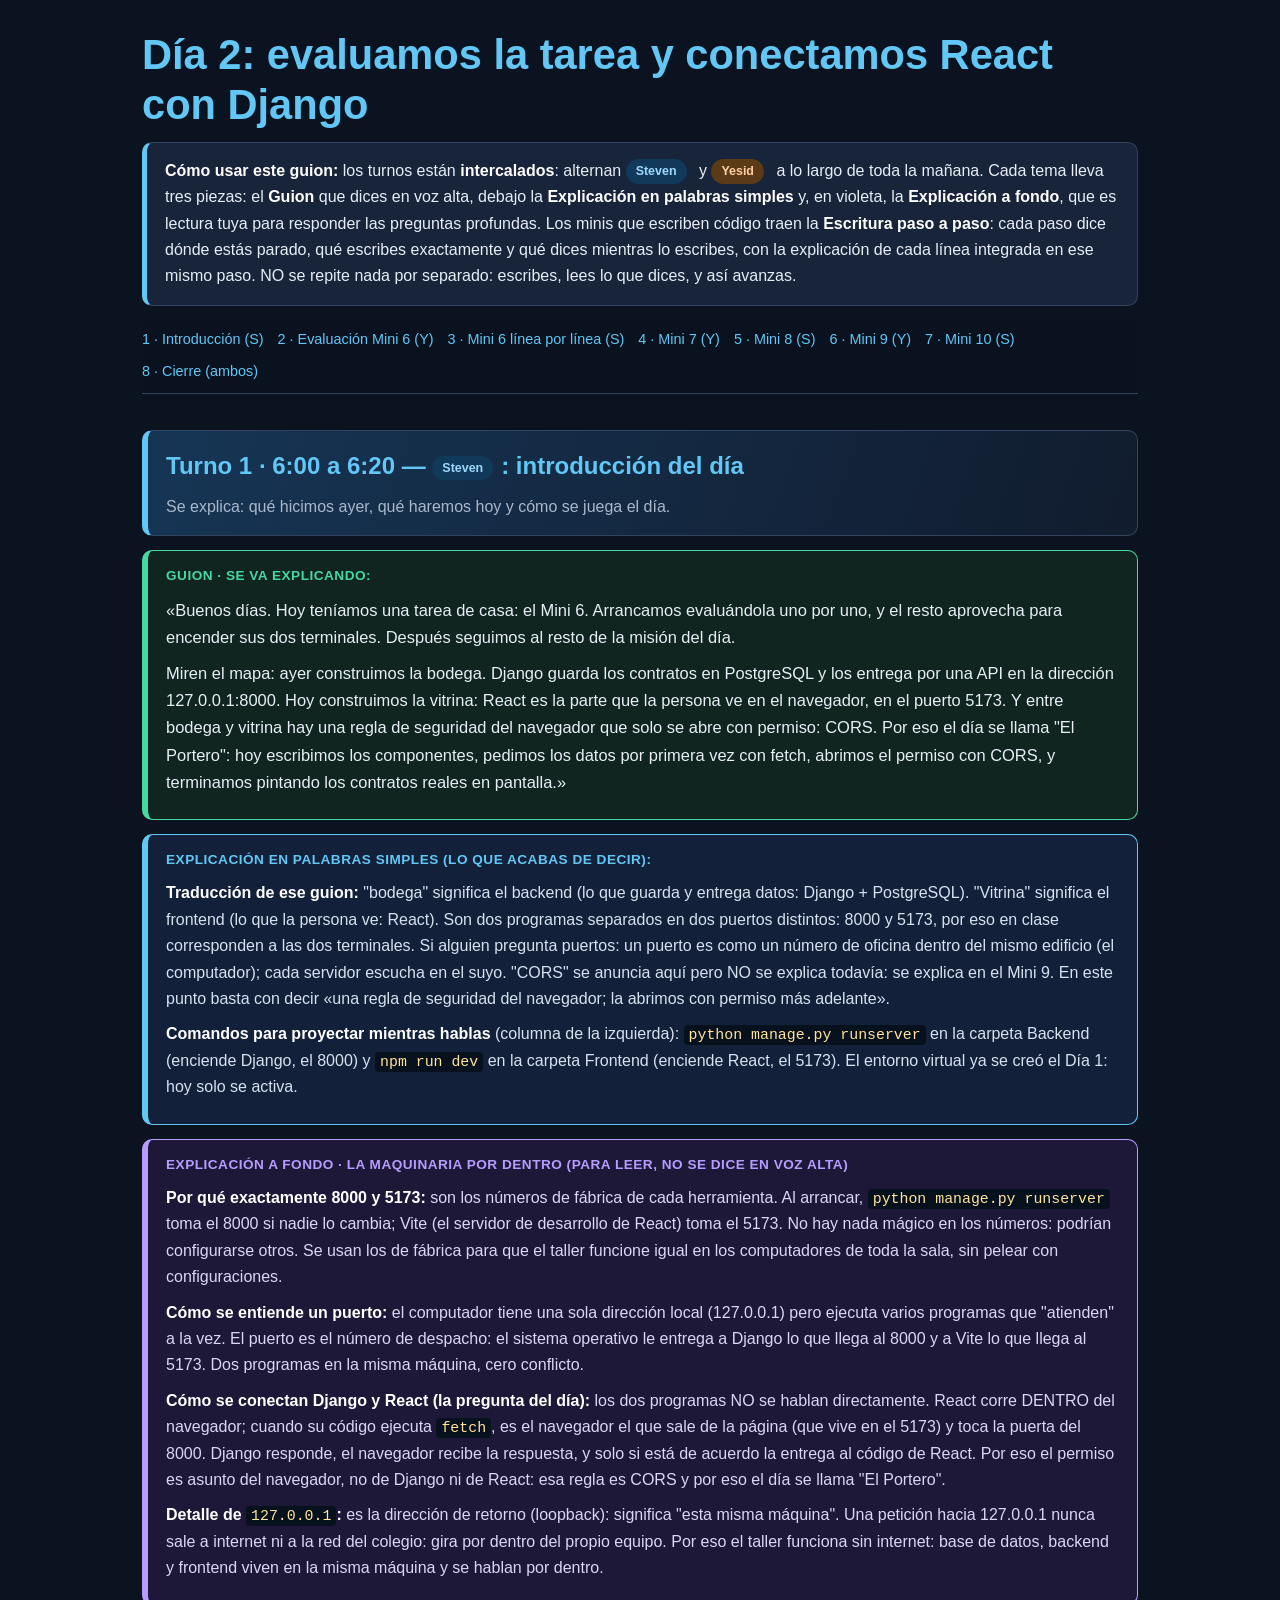
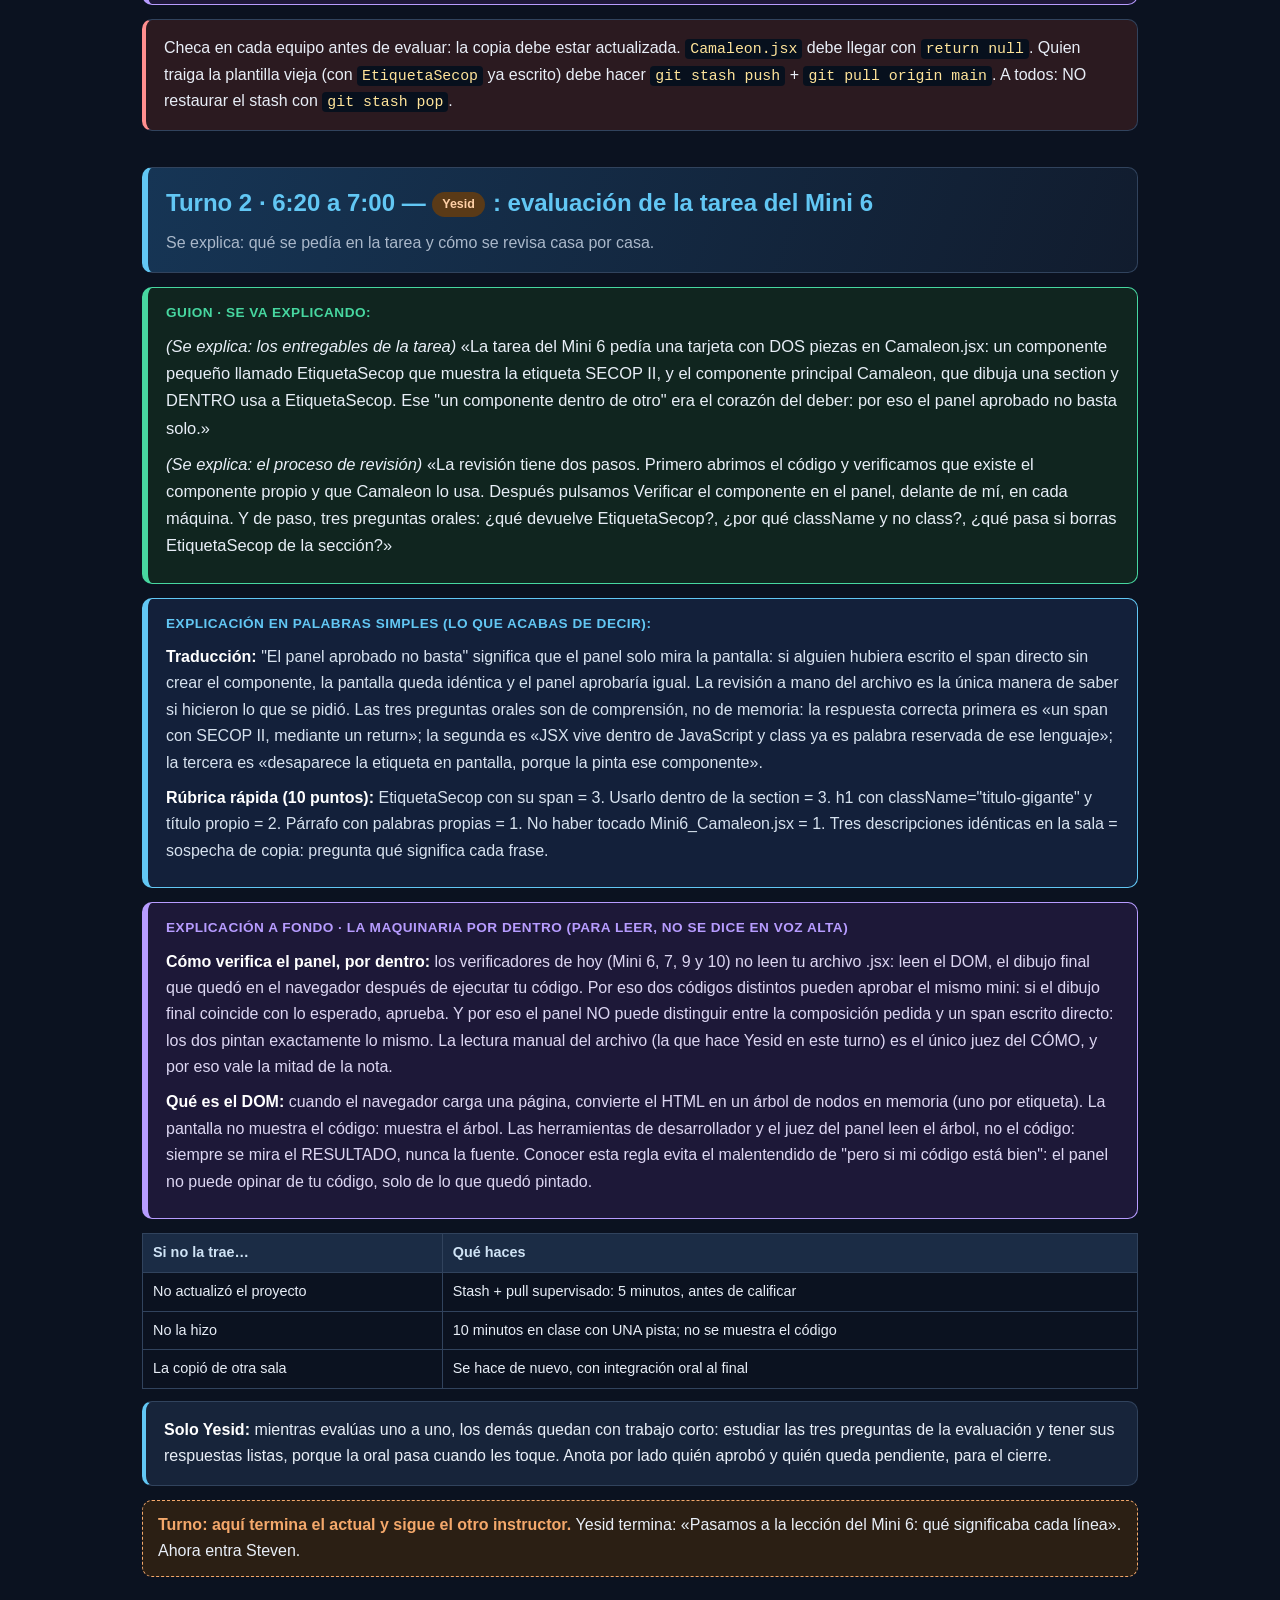
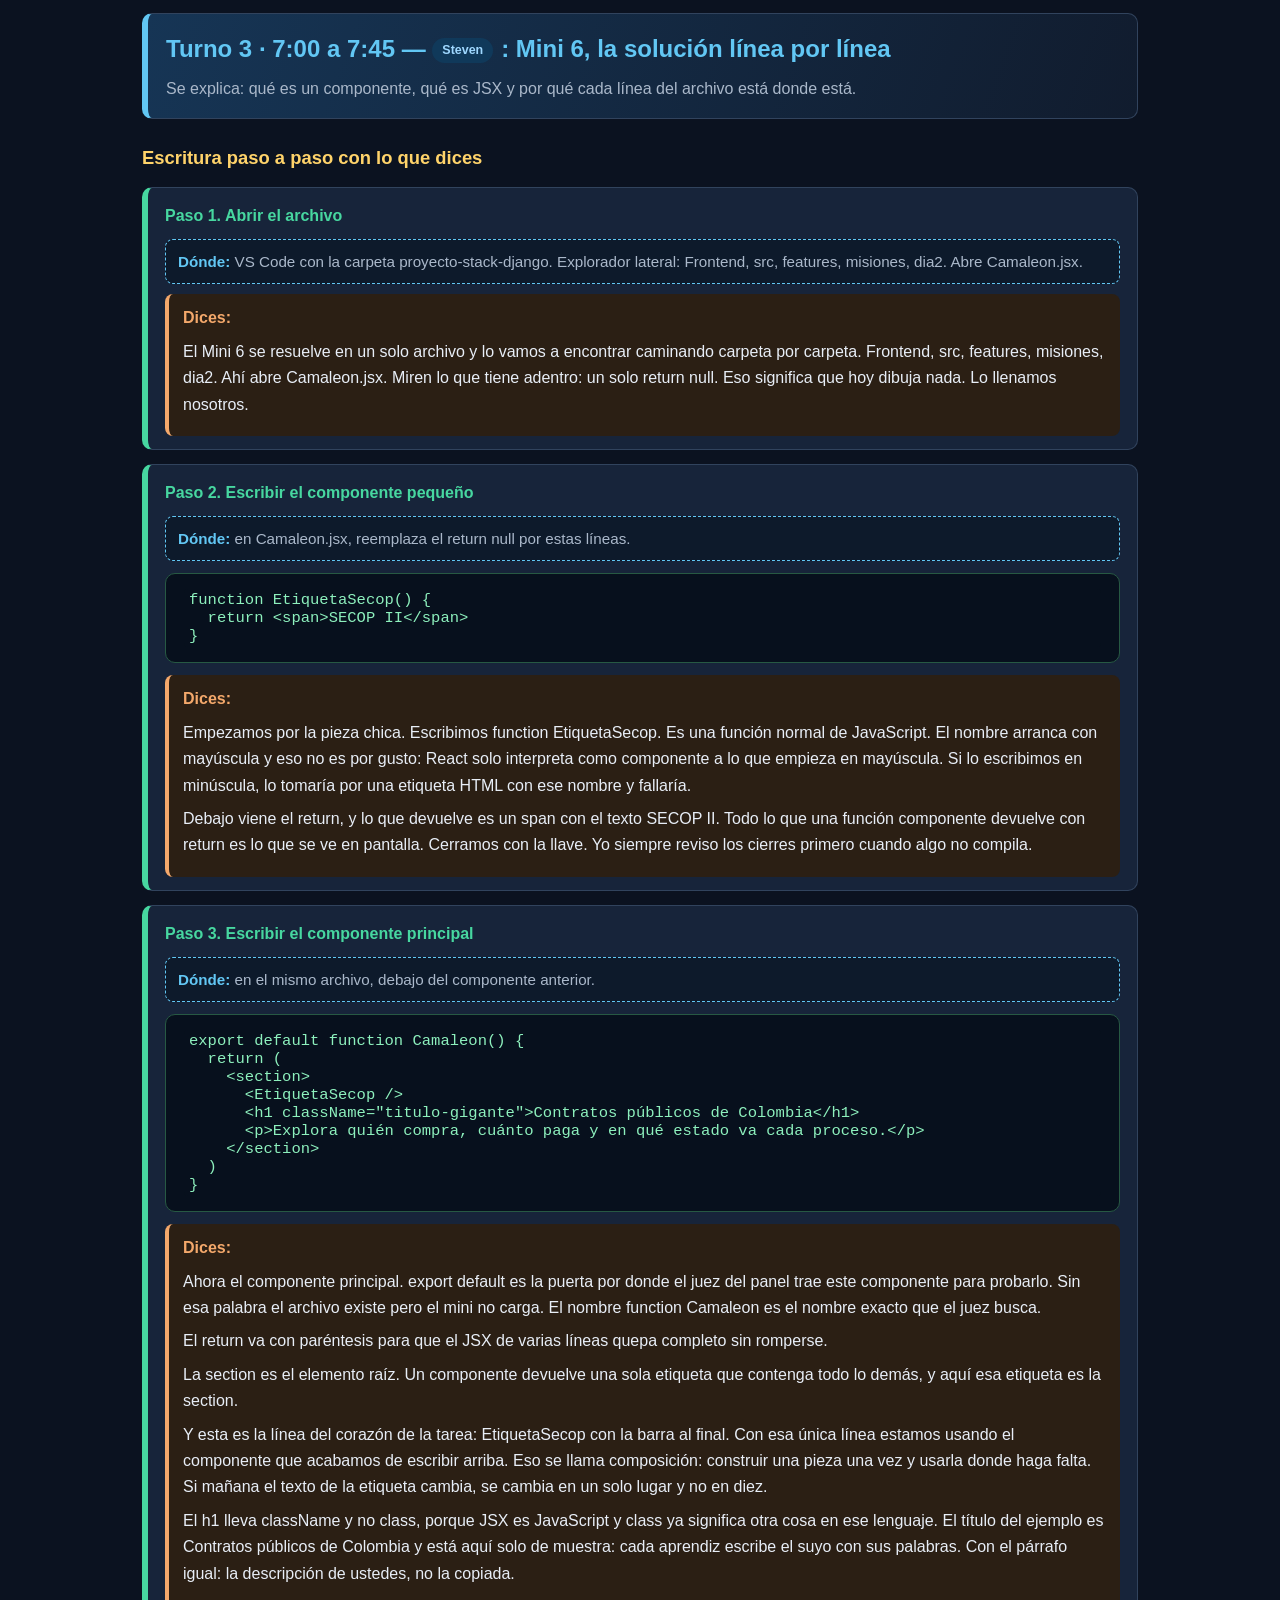
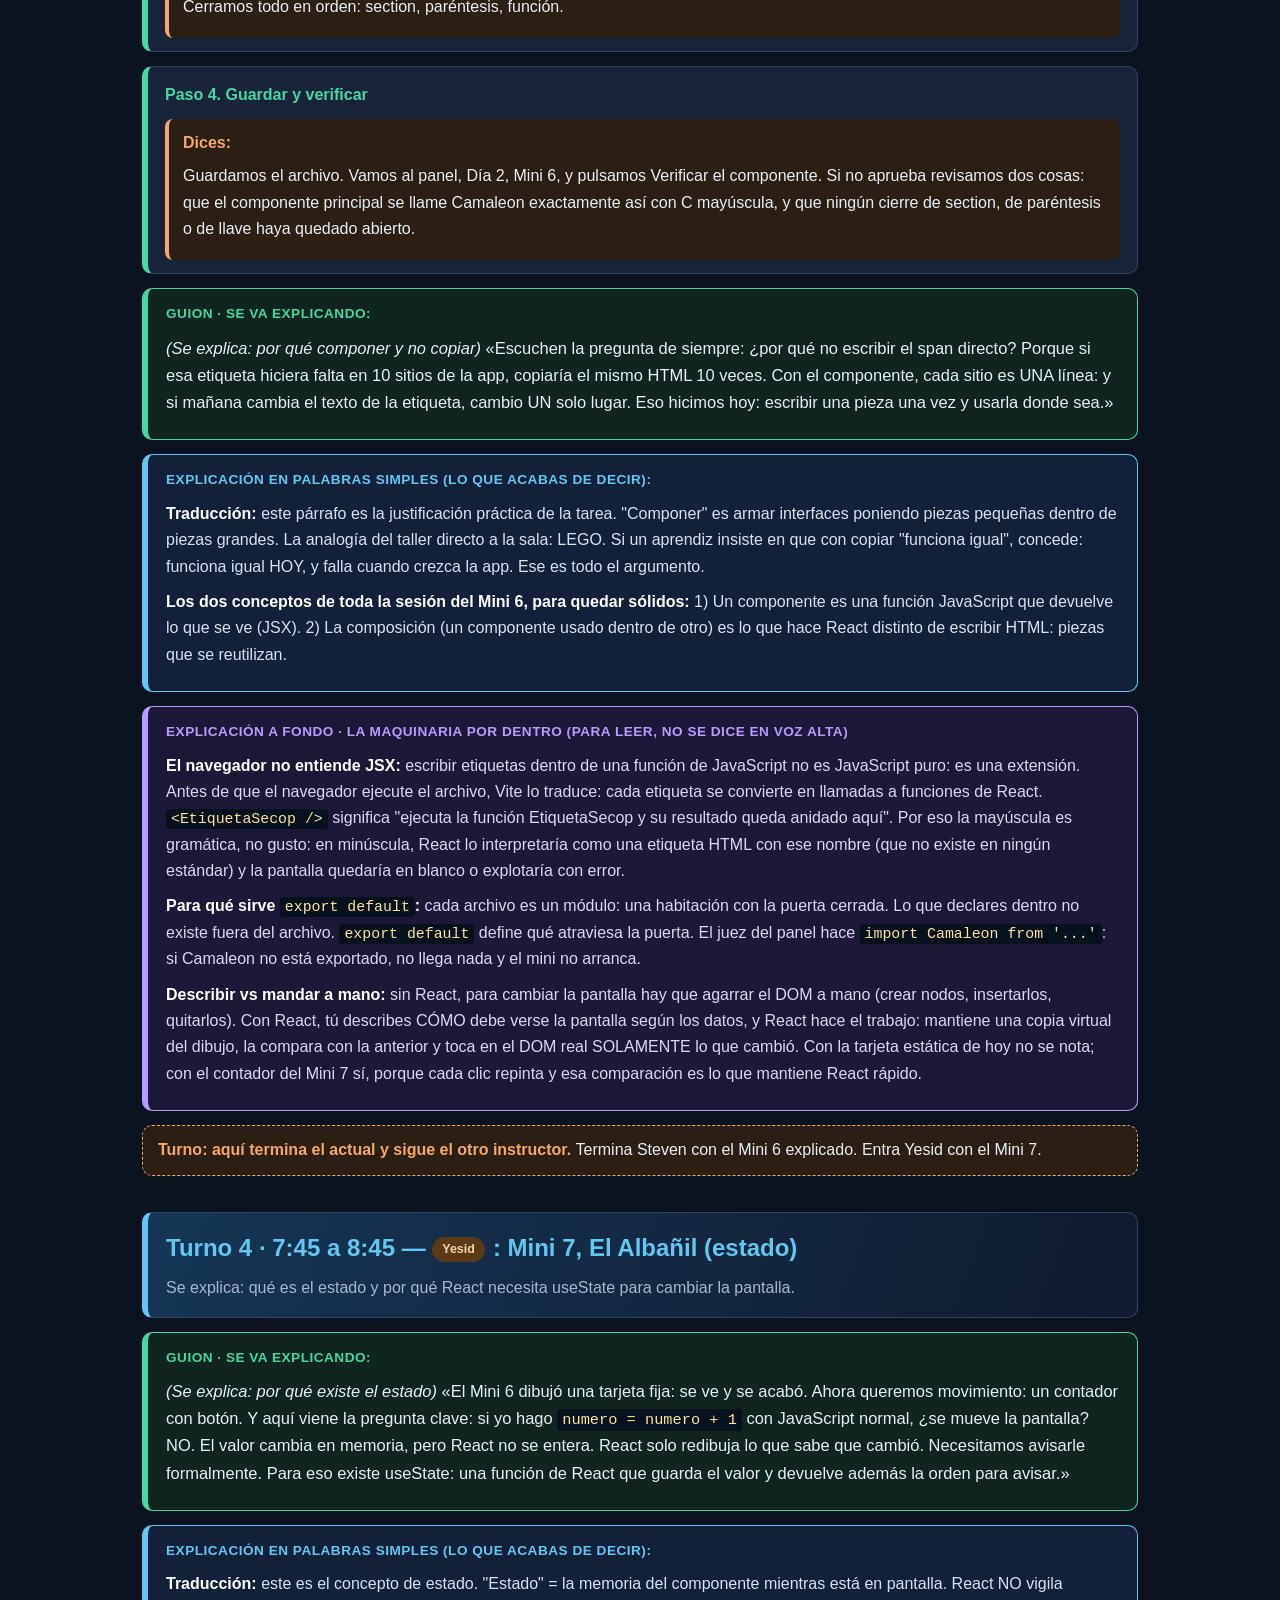
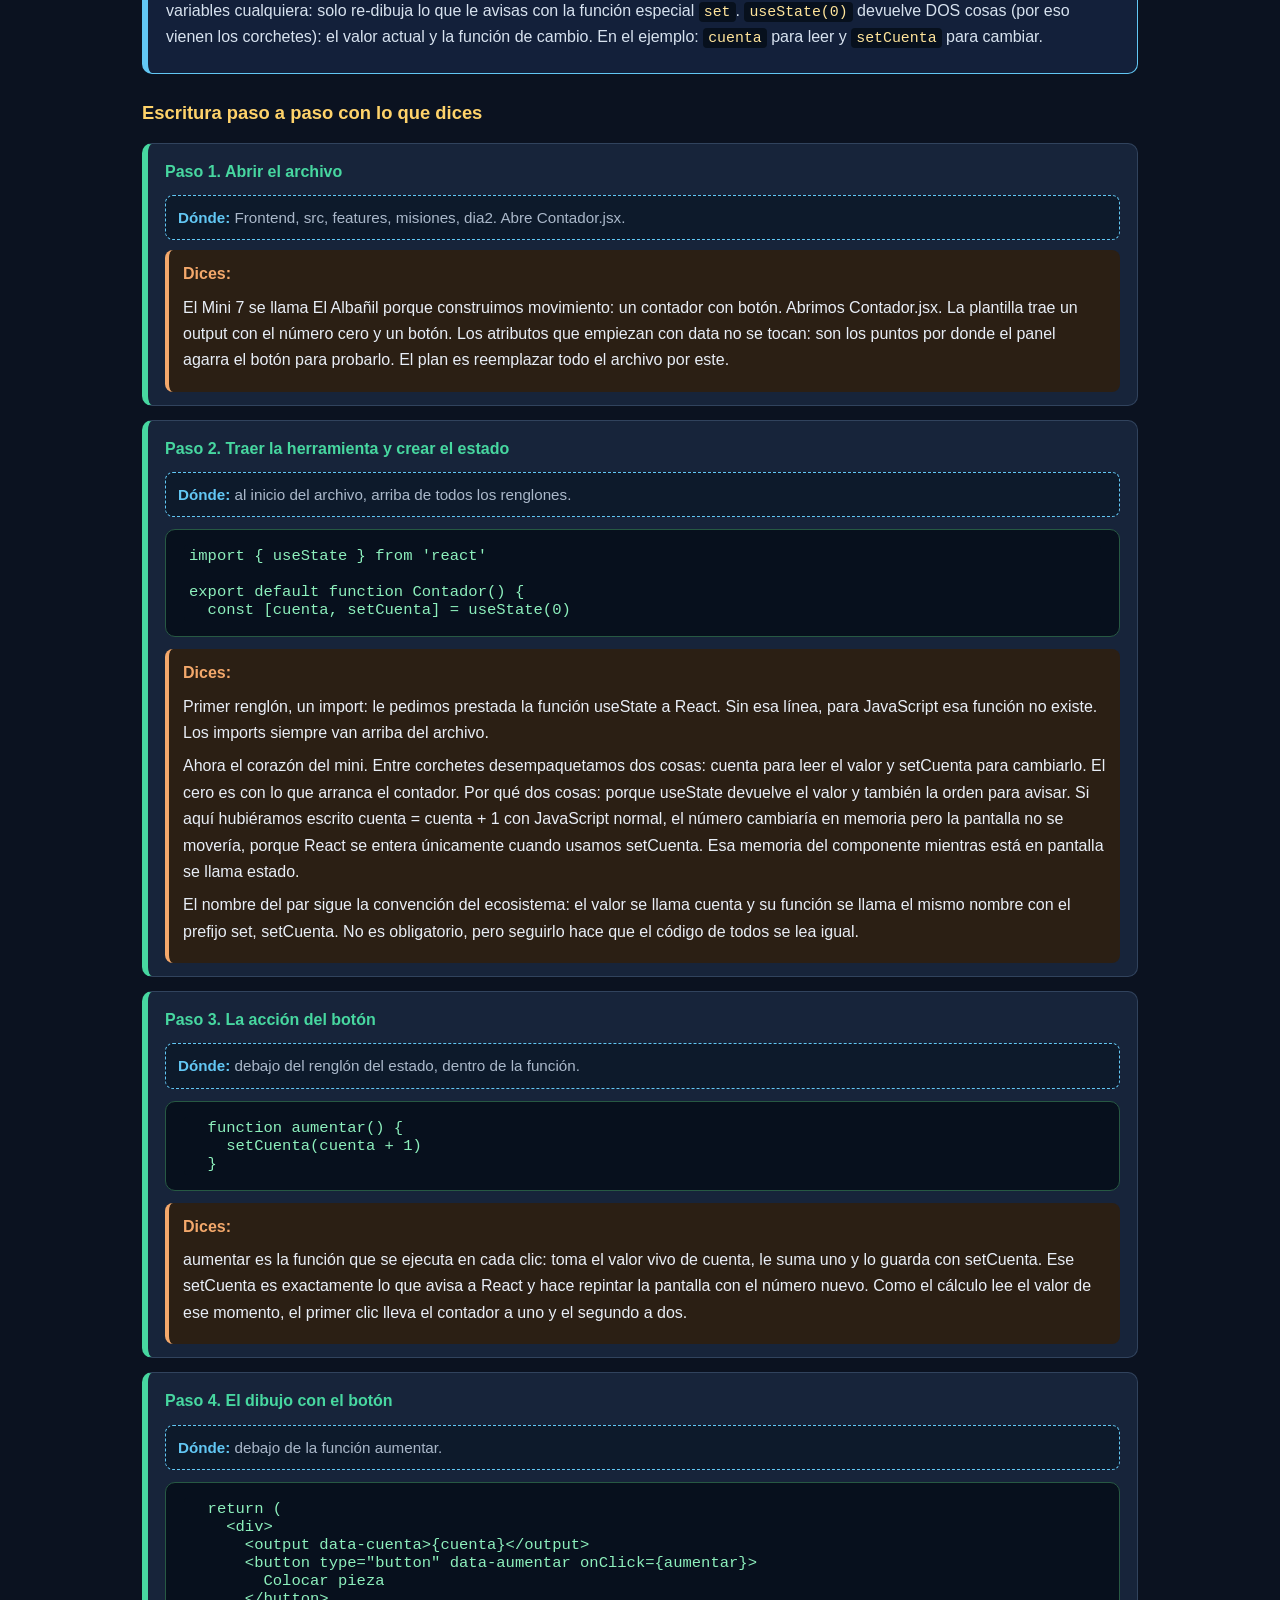
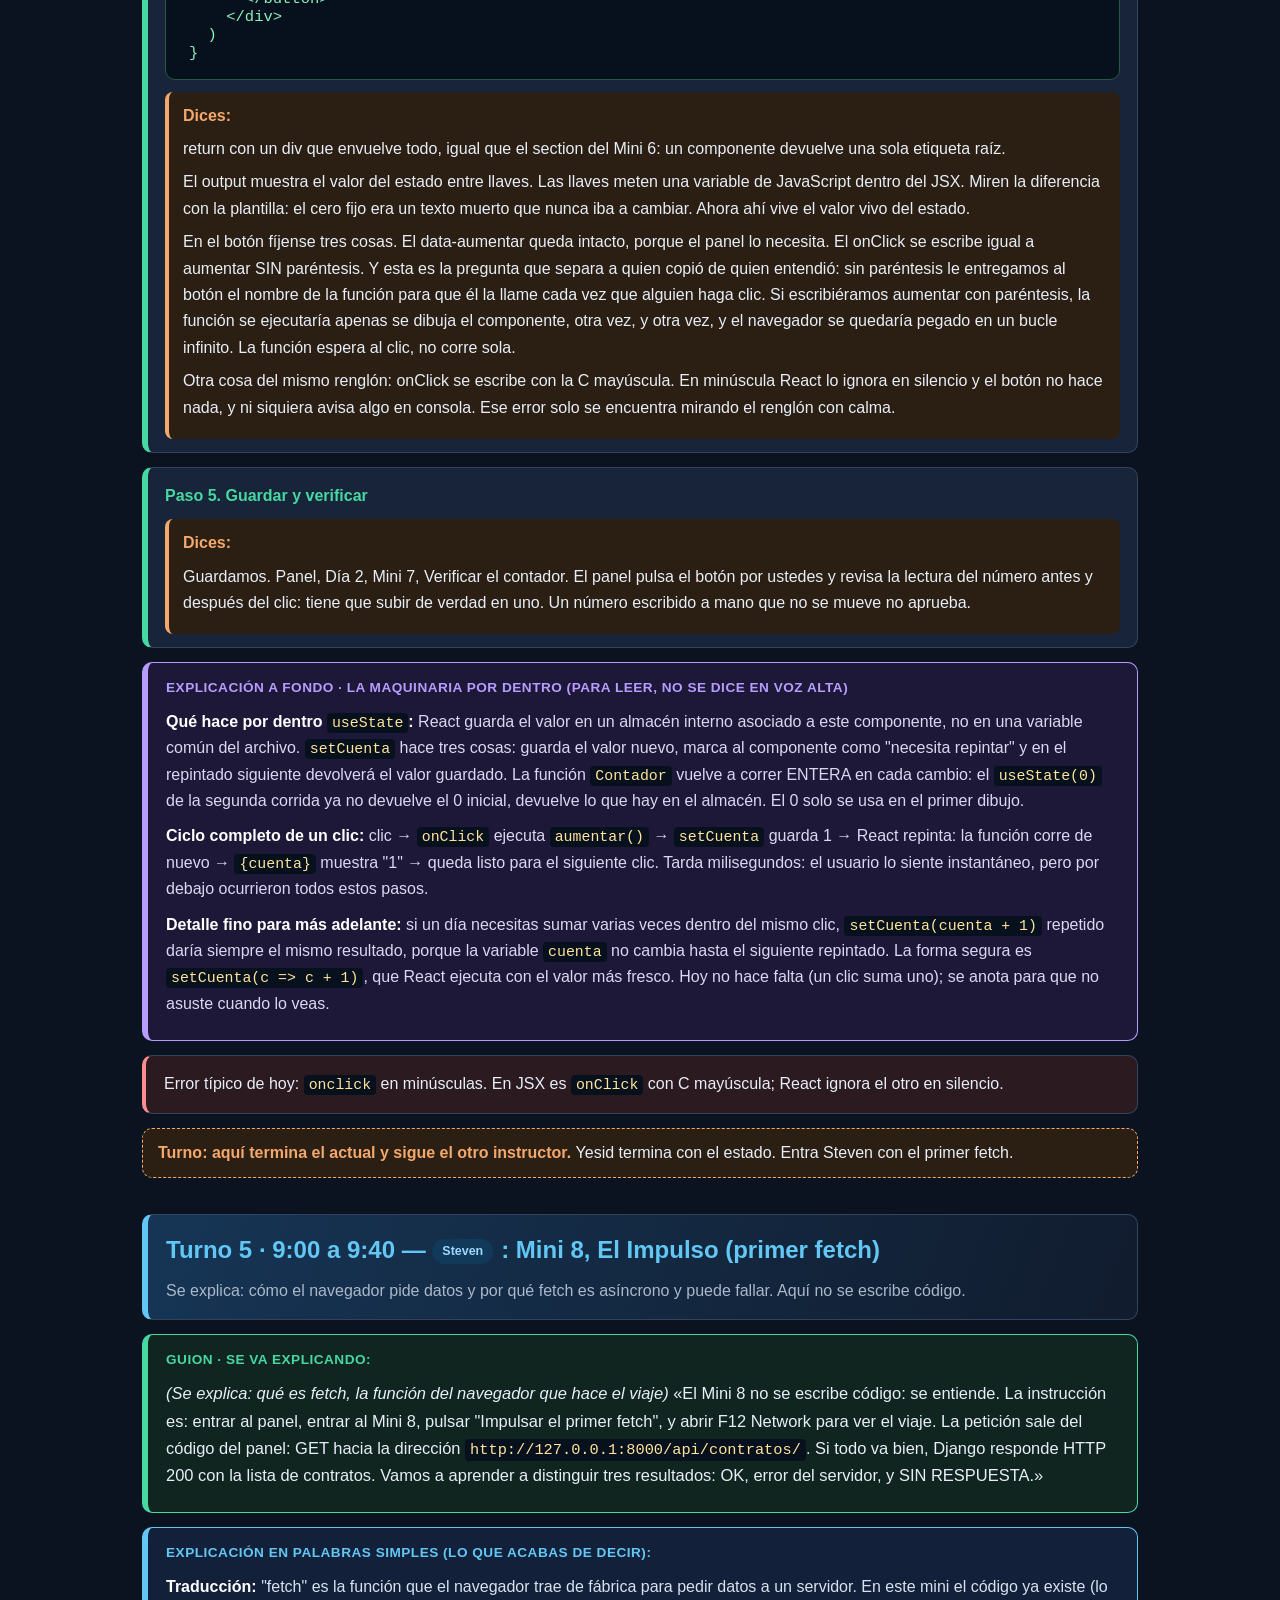
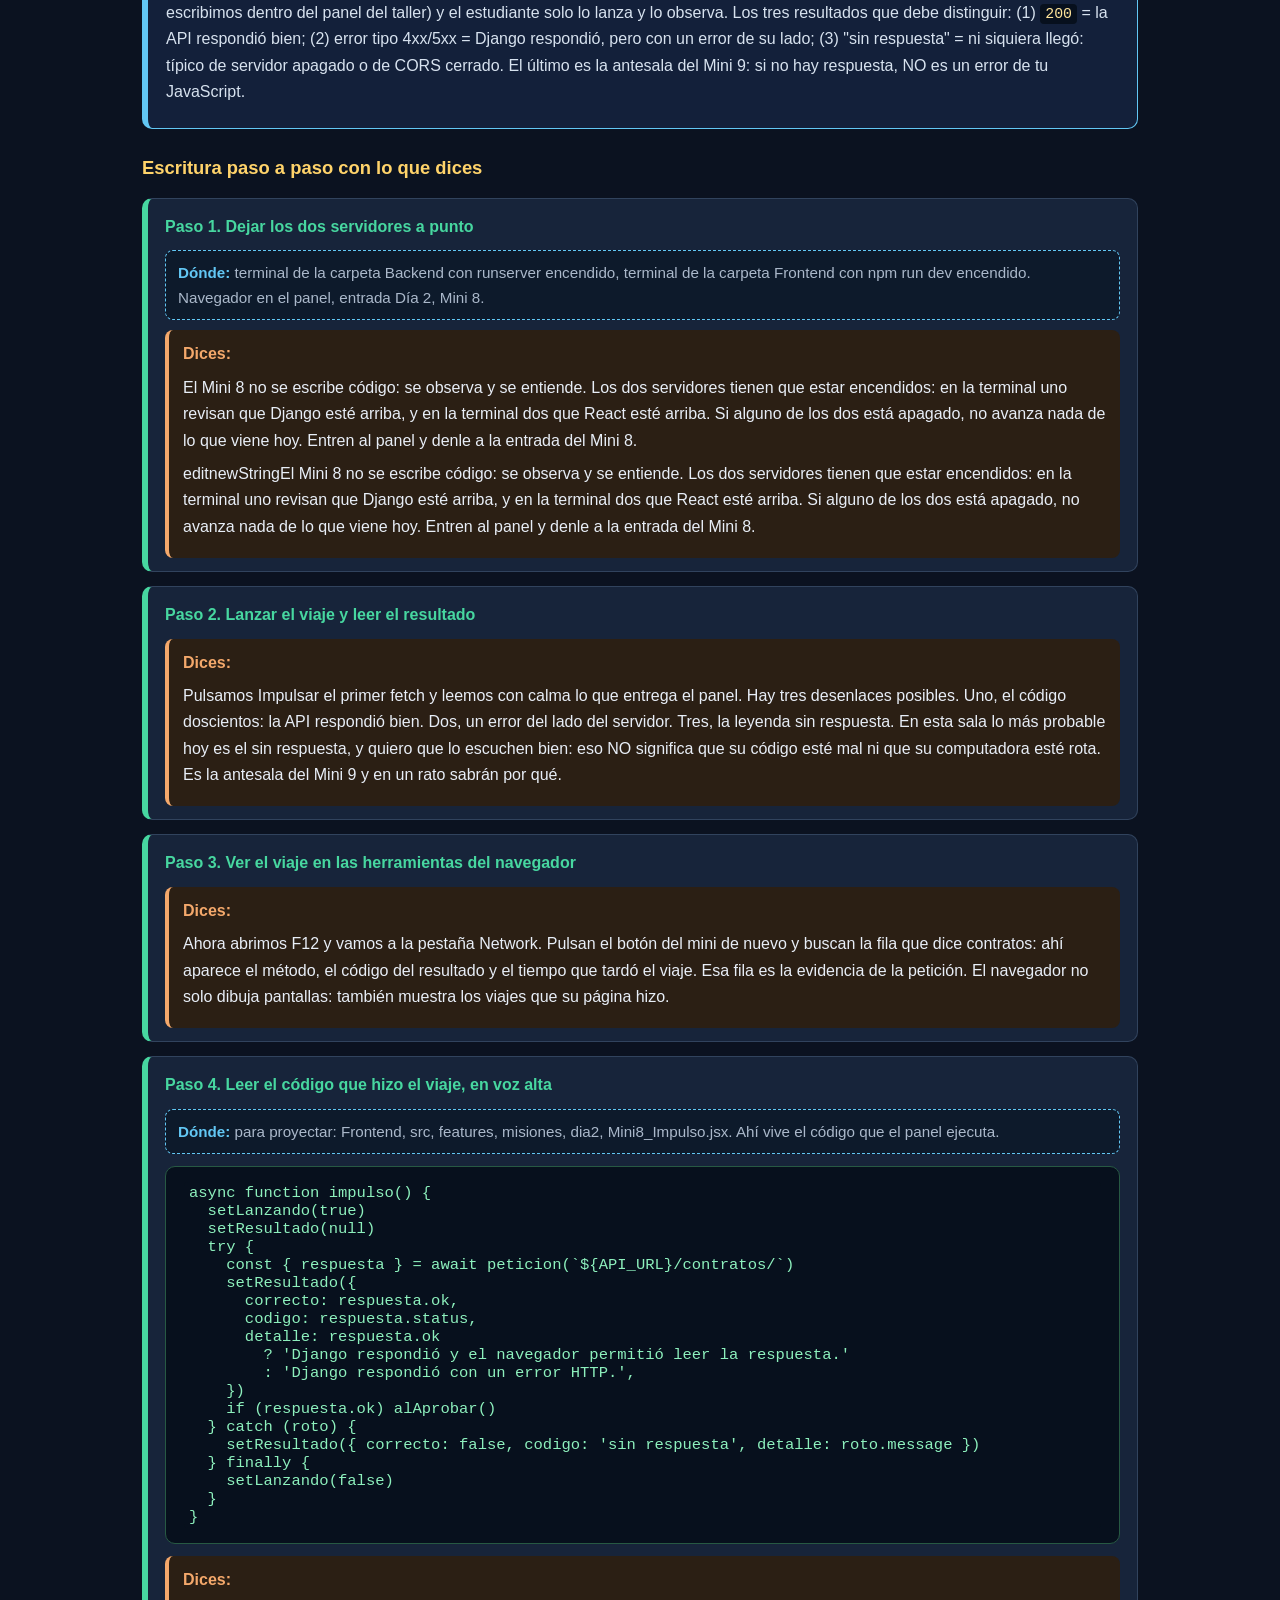
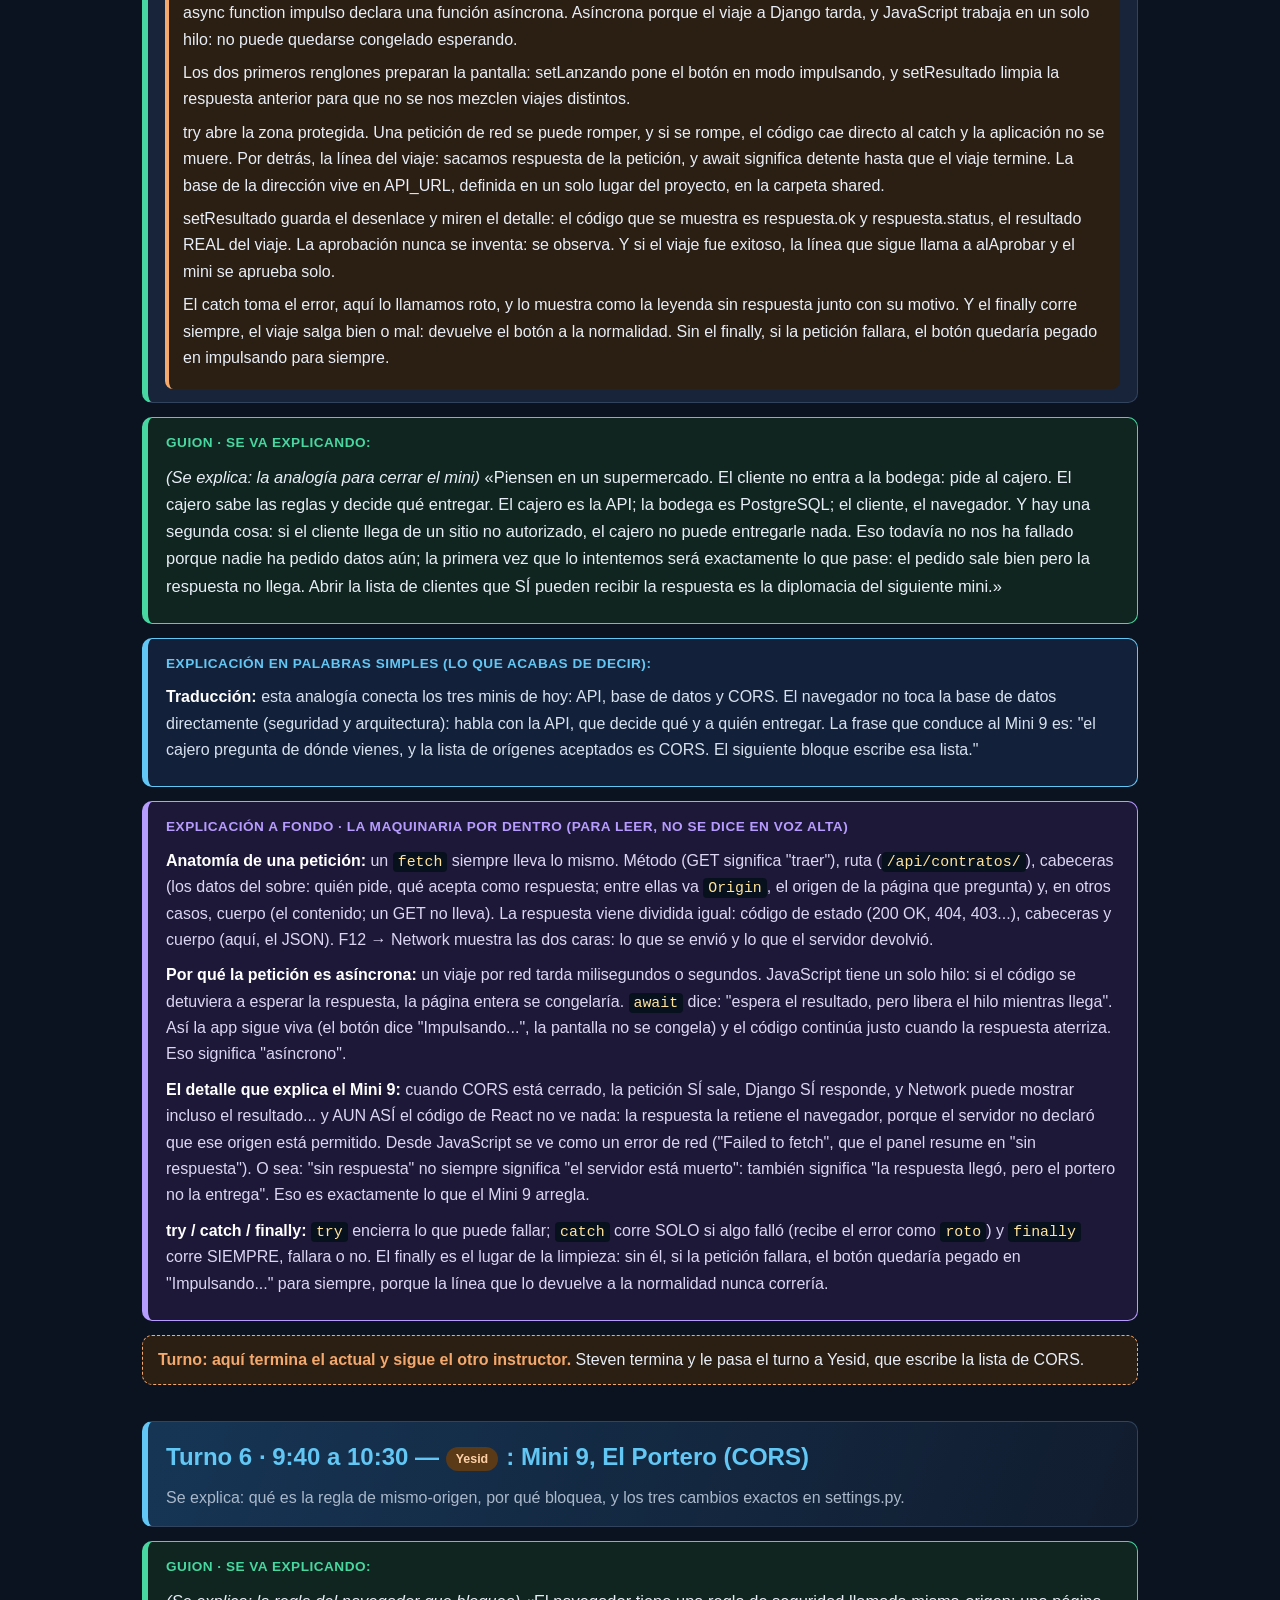
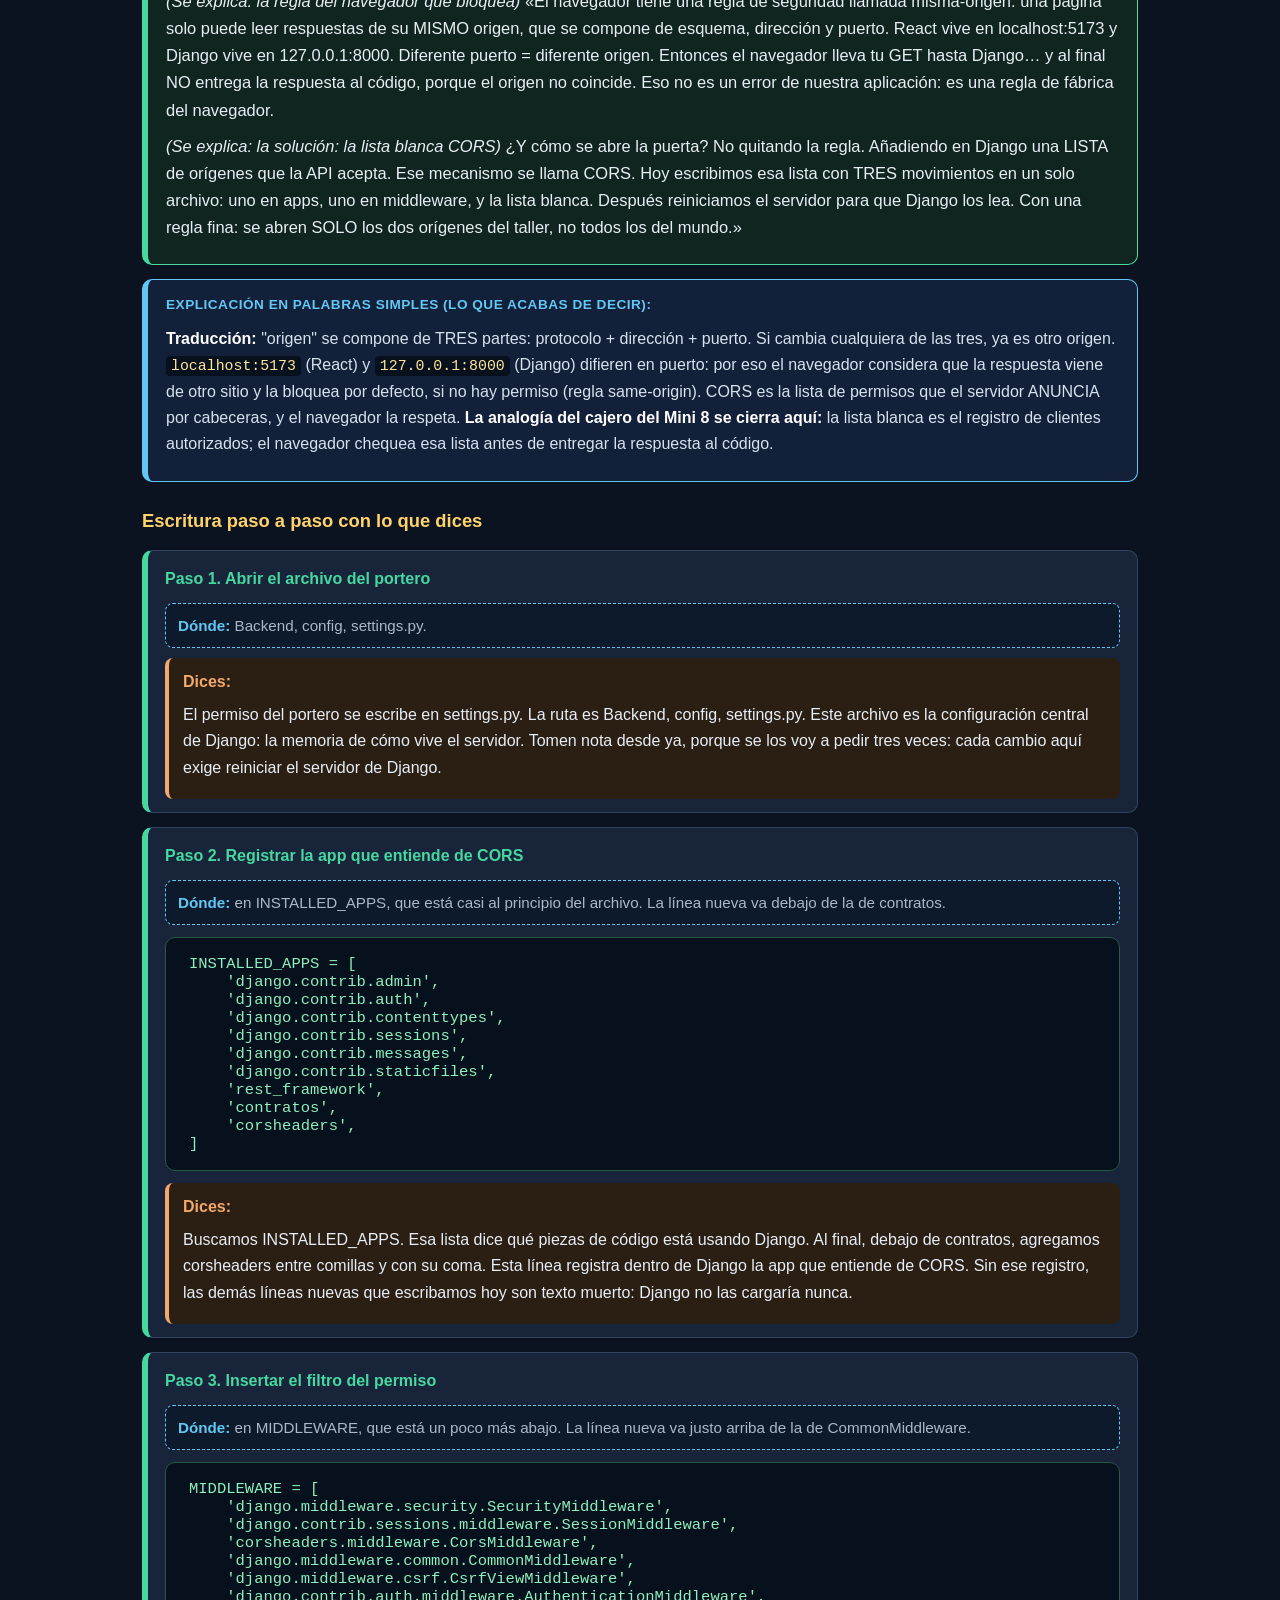
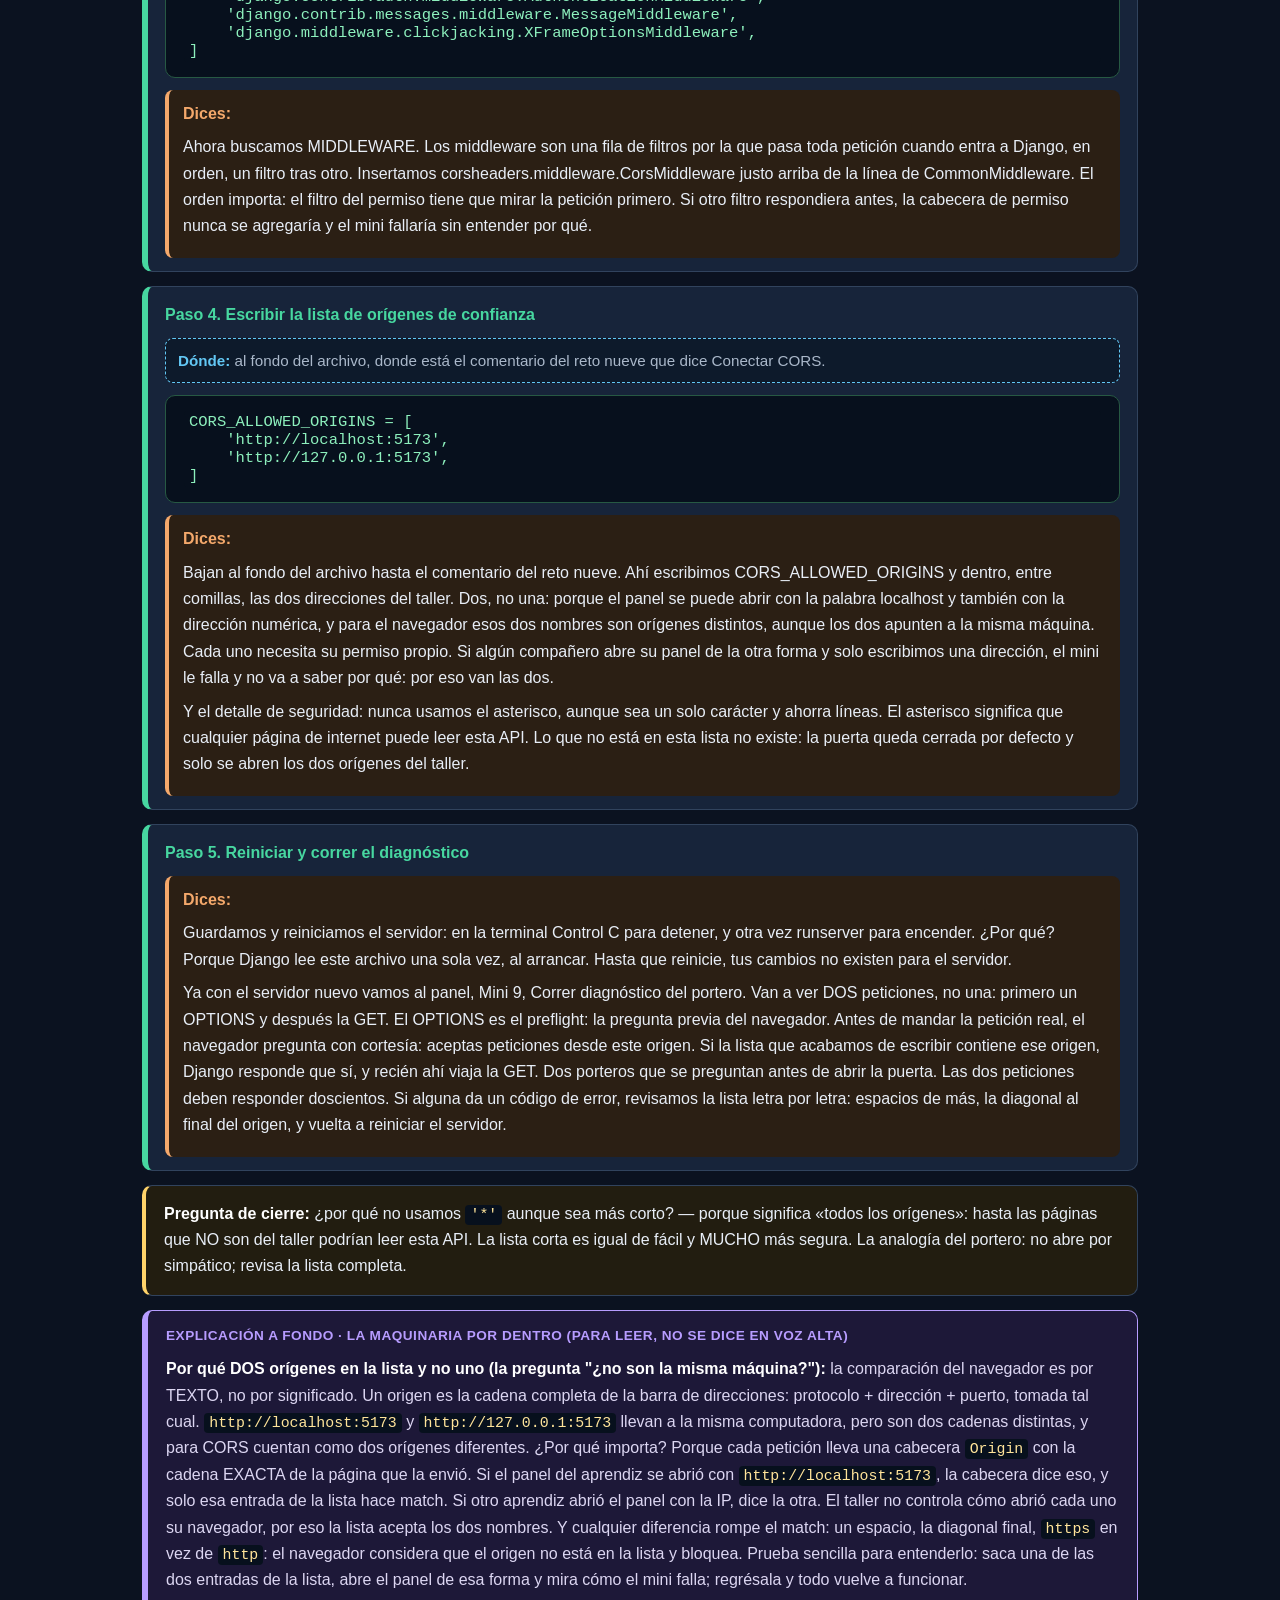
<file: docs/exposicion-dia2.html>
<!DOCTYPE html>
<html lang="es">
<head>
<meta charset="UTF-8">
<meta name="viewport" content="width=device-width, initial-scale=1.0">
<title>Día 2 | Libreto de React y CORS</title>
<style>
:root{--fondo:#0b1220;--tarjeta:#17243a;--borde:#31435d;--texto:#e8eef7;--suave:#aab8ca;--azul:#62c7f4;--naranja:#f4a86b;--verde:#47d7a0;--amarillo:#ffd36a;--rojo:#ff8f8f;--violeta:#b79cff;--codigo:#07101d}
*{box-sizing:border-box}
html{scroll-behavior:smooth}
body{margin:0;background:var(--fondo);color:var(--texto);font:16px/1.65 "Segoe UI",Arial,sans-serif}
.contenedor{max-width:1040px;margin:auto;padding:30px 22px 80px}
h1{font-size:clamp(1.8rem,4.5vw,2.6rem);line-height:1.2;color:var(--azul);margin:0 0 12px}
h2{font-size:1.5rem;color:var(--azul);margin:46px 0 14px;border-bottom:1px solid var(--borde);padding-bottom:9px}
h3{font-size:1.15rem;color:var(--amarillo);margin:24px 0 8px}
h4{font-size:1rem;color:var(--verde);margin:16px 0 6px}
p{margin:8px 0}
a{color:var(--azul)}
strong{color:#fff}
code{font:.93em Consolas,monospace;color:#ffe49a;background:var(--codigo);padding:2px 5px;border-radius:4px}
.barra{position:sticky;top:0;z-index:4;background:#0b1220f2;border-bottom:1px solid var(--borde);padding:10px 0;display:flex;flex-wrap:wrap;gap:8px 14px}
.barra a{text-decoration:none;font-size:.9rem}
.bloque,.hora,.nota,.alerta,.correcto,.comando,.ruta{border:1px solid var(--borde);border-radius:10px;padding:15px 18px;margin:12px 0;background:var(--tarjeta)}
.hora{margin:36px 0 14px;background:linear-gradient(110deg,#163555,#111c2e);border-left:6px solid var(--azul)}
.hora h2{margin:0;border:0;padding:0}
.hora p{color:var(--suave);margin-bottom:0}
.nota{border-left:4px solid var(--azul)}
.alerta{border-left:4px solid var(--rojo);background:#2b1a20}
.correcto{border-left:4px solid var(--verde);background:#10251f}
.comando{background:var(--codigo);border-color:#275943}
.comando code{display:block;font-size:.97rem;color:#8df0bd;overflow-wrap:anywhere;white-space:pre}
.comando p{font-size:.93rem;margin:7px 0 0;color:var(--suave)}
table{width:100%;border-collapse:collapse;margin:12px 0;font-size:.9rem}
th,td{border:1px solid var(--borde);padding:7px 10px;text-align:left;vertical-align:top}
th{background:#1b2c45;color:#cfe3f5}
table code{white-space:pre-wrap;overflow-wrap:anywhere}
.guion{border:1px solid var(--verde);border-left:6px solid var(--verde);border-radius:10px;padding:14px 18px;margin:14px 0;background:#10251f}
.explica{border:1px solid var(--azul);border-left:6px solid var(--azul);border-radius:10px;padding:14px 18px;margin:14px 0;background:#13203a}
.guion::before,.explica::before{display:block;font-weight:700;font-size:.85rem;letter-spacing:.5px;text-transform:uppercase;margin-bottom:6px}
.guion::before{content:"Guion · se va explicando: ";color:var(--verde)}
.explica::before{content:"Explicación en palabras simples (lo que acabas de decir): ";color:var(--azul)}
.guion p{margin:9px 0;font-size:1.03rem}
.explica p{margin:9px 0;color:#d7e2ef}
.fondo{border:1px solid var(--violeta);border-left:6px solid var(--violeta);border-radius:10px;padding:14px 18px;margin:14px 0;background:#1d1838}
.fondo::before{content:"Explicación a fondo · la maquinaria por dentro (para leer, no se dice en voz alta)";display:block;font-weight:700;font-size:.85rem;letter-spacing:.5px;text-transform:uppercase;margin-bottom:6px;color:var(--violeta)}
.fondo p{margin:9px 0;color:#dcd6f2}
.paso{border:1px solid var(--borde);border-left:6px solid var(--verde);border-radius:10px;padding:13px 17px;margin:14px 0;background:var(--tarjeta)}
.paso h4{margin:2px 0 10px;color:var(--verde)}
.donde{color:var(--suave);font-size:.95rem;border:1px dashed var(--azul);border-radius:8px;padding:9px 12px;background:#0d1a2b}
.donde strong{color:var(--azul)}
.hablas{border-left:4px solid var(--naranja);border-radius:8px;padding:11px 14px;margin-top:10px;background:#2b1f14}
.hablas strong{color:var(--naranja)}
.hablas p{margin:7px 0}
.tag{display:inline-block;padding:2px 10px;border-radius:99px;font-size:.78rem;font-weight:700;margin-right:8px;vertical-align:middle}
.tag-steven{background:#10395a;color:#9fd8ff}
.tag-yesid{background:#5a3a17;color:#ffd0a6}
.flecha{font-size:2rem;color:var(--suave);padding:0 10px}
.flujo{display:flex;flex-wrap:wrap;align-items:center;justify-content:center;text-align:center;gap:6px;margin:14px 0}
.caja{flex:1;min-width:130px;border:1px solid var(--borde);border-radius:10px;padding:11px;background:#111c2e;font-size:.92rem}
.relevo{border:1px dashed var(--naranja);border-radius:10px;padding:11px 15px;margin:14px 0;background:#2b1f14}
.relevo::before{content:"Turno: aquí termina el actual y sigue el otro instructor. ";color:var(--naranja);font-weight:700}
@media(max-width:640px){.flujo{flex-direction:column}.flecha{transform:rotate(90deg)}}
</style>
</head>
<body>
<main class="contenedor">

<h1>Día 2: evaluamos la tarea y conectamos React con Django</h1>
<p class="bloque" style="border-left:5px solid var(--azul)"><strong>Cómo usar este guion:</strong> los turnos están <strong>intercalados</strong>: alternan <span class="tag tag-steven">Steven</span> y <span class="tag tag-yesid">Yesid</span> a lo largo de toda la mañana. Cada tema lleva tres piezas: el <strong>Guion</strong> que dices en voz alta, debajo la <strong>Explicación en palabras simples</strong> y, en violeta, la <strong>Explicación a fondo</strong>, que es lectura tuya para responder las preguntas profundas. Los minis que escriben código traen la <strong>Escritura paso a paso</strong>: cada paso dice dónde estás parado, qué escribes exactamente y qué dices mientras lo escribes, con la explicación de cada línea integrada en ese mismo paso. NO se repite nada por separado: escribes, lees lo que dices, y así avanzas.</p>

<nav class="barra">
<a href="#introduccion">1 · Introducción (S)</a><a href="#eval6">2 · Evaluación Mini 6 (Y)</a><a href="#lecc6">3 · Mini 6 línea por línea (S)</a><a href="#mini7">4 · Mini 7 (Y)</a><a href="#mini8">5 · Mini 8 (S)</a><a href="#mini9">6 · Mini 9 (Y)</a><a href="#mini10">7 · Mini 10 (S)</a><a href="#cierre">8 · Cierre (ambos)</a>
</nav>

<section id="introduccion">
<div class="hora"><h2>Turno 1 · 6:00 a 6:20 — <span class="tag tag-steven">Steven</span>: introducción del día</h2><p>Se explica: qué hicimos ayer, qué haremos hoy y cómo se juega el día.</p></div>

<div class="guion">
<p>«Buenos días. Hoy teníamos una tarea de casa: el Mini 6. Arrancamos evaluándola uno por uno, y el resto aprovecha para encender sus dos terminales. Después seguimos al resto de la misión del día.</p>
<p>Miren el mapa: ayer construimos la bodega. Django guarda los contratos en PostgreSQL y los entrega por una API en la dirección 127.0.0.1:8000. Hoy construimos la vitrina: React es la parte que la persona ve en el navegador, en el puerto 5173. Y entre bodega y vitrina hay una regla de seguridad del navegador que solo se abre con permiso: CORS. Por eso el día se llama "El Portero": hoy escribimos los componentes, pedimos los datos por primera vez con fetch, abrimos el permiso con CORS, y terminamos pintando los contratos reales en pantalla.»</p>
</div>
<div class="explica">
<p><strong>Traducción de ese guion:</strong> "bodega" significa el backend (lo que guarda y entrega datos: Django + PostgreSQL). "Vitrina" significa el frontend (lo que la persona ve: React). Son dos programas separados en dos puertos distintos: 8000 y 5173, por eso en clase corresponden a las dos terminales. Si alguien pregunta puertos: un puerto es como un número de oficina dentro del mismo edificio (el computador); cada servidor escucha en el suyo. "CORS" se anuncia aquí pero NO se explica todavía: se explica en el Mini 9. En este punto basta con decir «una regla de seguridad del navegador; la abrimos con permiso más adelante».</p>
<p><strong>Comandos para proyectar mientras hablas</strong> (columna de la izquierda): <code>python manage.py runserver</code> en la carpeta Backend (enciende Django, el 8000) y <code>npm run dev</code> en la carpeta Frontend (enciende React, el 5173). El entorno virtual ya se creó el Día 1: hoy solo se activa.</p>
</div>
<div class="fondo">
<p><strong>Por qué exactamente 8000 y 5173:</strong> son los números de fábrica de cada herramienta. Al arrancar, <code>python manage.py runserver</code> toma el 8000 si nadie lo cambia; Vite (el servidor de desarrollo de React) toma el 5173. No hay nada mágico en los números: podrían configurarse otros. Se usan los de fábrica para que el taller funcione igual en los computadores de toda la sala, sin pelear con configuraciones.</p>
<p><strong>Cómo se entiende un puerto:</strong> el computador tiene una sola dirección local (127.0.0.1) pero ejecuta varios programas que "atienden" a la vez. El puerto es el número de despacho: el sistema operativo le entrega a Django lo que llega al 8000 y a Vite lo que llega al 5173. Dos programas en la misma máquina, cero conflicto.</p>
<p><strong>Cómo se conectan Django y React (la pregunta del día):</strong> los dos programas NO se hablan directamente. React corre DENTRO del navegador; cuando su código ejecuta <code>fetch</code>, es el navegador el que sale de la página (que vive en el 5173) y toca la puerta del 8000. Django responde, el navegador recibe la respuesta, y solo si está de acuerdo la entrega al código de React. Por eso el permiso es asunto del navegador, no de Django ni de React: esa regla es CORS y por eso el día se llama "El Portero".</p>
<p><strong>Detalle de <code>127.0.0.1</code>:</strong> es la dirección de retorno (loopback): significa "esta misma máquina". Una petición hacia 127.0.0.1 nunca sale a internet ni a la red del colegio: gira por dentro del propio equipo. Por eso el taller funciona sin internet: base de datos, backend y frontend viven en la misma máquina y se hablan por dentro.</p>
</div>
<div class="alerta">Checa en cada equipo antes de evaluar: la copia debe estar actualizada. <code>Camaleon.jsx</code> debe llegar con <code>return null</code>. Quien traiga la plantilla vieja (con <code>EtiquetaSecop</code> ya escrito) debe hacer <code>git stash push</code> + <code>git pull origin main</code>. A todos: NO restaurar el stash con <code>git stash pop</code>.</div>
</section>

<section id="eval6">
<div class="hora"><h2>Turno 2 · 6:20 a 7:00 — <span class="tag tag-yesid">Yesid</span>: evaluación de la tarea del Mini 6</h2><p>Se explica: qué se pedía en la tarea y cómo se revisa casa por casa.</p></div>

<div class="guion">
<p><em>(Se explica: los entregables de la tarea)</em> «La tarea del Mini 6 pedía una tarjeta con DOS piezas en Camaleon.jsx: un componente pequeño llamado EtiquetaSecop que muestra la etiqueta SECOP II, y el componente principal Camaleon, que dibuja una section y DENTRO usa a EtiquetaSecop. Ese "un componente dentro de otro" era el corazón del deber: por eso el panel aprobado no basta solo.»</p>
<p><em>(Se explica: el proceso de revisión)</em> «La revisión tiene dos pasos. Primero abrimos el código y verificamos que existe el componente propio y que Camaleon lo usa. Después pulsamos Verificar el componente en el panel, delante de mí, en cada máquina. Y de paso, tres preguntas orales: ¿qué devuelve EtiquetaSecop?, ¿por qué className y no class?, ¿qué pasa si borras EtiquetaSecop de la sección?»</p>
</div>
<div class="explica">
<p><strong>Traducción:</strong> "El panel aprobado no basta" significa que el panel solo mira la pantalla: si alguien hubiera escrito el span directo sin crear el componente, la pantalla queda idéntica y el panel aprobaría igual. La revisión a mano del archivo es la única manera de saber si hicieron lo que se pidió. Las tres preguntas orales son de comprensión, no de memoria: la respuesta correcta primera es «un span con SECOP II, mediante un return»; la segunda es «JSX vive dentro de JavaScript y class ya es palabra reservada de ese lenguaje»; la tercera es «desaparece la etiqueta en pantalla, porque la pinta ese componente».</p>
<p><strong>Rúbrica rápida (10 puntos):</strong> EtiquetaSecop con su span = 3. Usarlo dentro de la section = 3. h1 con className="titulo-gigante" y título propio = 2. Párrafo con palabras propias = 1. No haber tocado Mini6_Camaleon.jsx = 1. Tres descripciones idénticas en la sala = sospecha de copia: pregunta qué significa cada frase.</p>
</div>
<div class="fondo">
<p><strong>Cómo verifica el panel, por dentro:</strong> los verificadores de hoy (Mini 6, 7, 9 y 10) no leen tu archivo .jsx: leen el DOM, el dibujo final que quedó en el navegador después de ejecutar tu código. Por eso dos códigos distintos pueden aprobar el mismo mini: si el dibujo final coincide con lo esperado, aprueba. Y por eso el panel NO puede distinguir entre la composición pedida y un span escrito directo: los dos pintan exactamente lo mismo. La lectura manual del archivo (la que hace Yesid en este turno) es el único juez del CÓMO, y por eso vale la mitad de la nota.</p>
<p><strong>Qué es el DOM:</strong> cuando el navegador carga una página, convierte el HTML en un árbol de nodos en memoria (uno por etiqueta). La pantalla no muestra el código: muestra el árbol. Las herramientas de desarrollador y el juez del panel leen el árbol, no el código: siempre se mira el RESULTADO, nunca la fuente. Conocer esta regla evita el malentendido de "pero si mi código está bien": el panel no puede opinar de tu código, solo de lo que quedó pintado.</p>
</div>

<table><thead><tr><th>Si no la trae…</th><th>Qué haces</th></tr></thead>
<tbody>
<tr><td>No actualizó el proyecto</td><td>Stash + pull supervisado: 5 minutos, antes de calificar</td></tr>
<tr><td>No la hizo</td><td>10 minutos en clase con UNA pista; no se muestra el código</td></tr>
<tr><td>La copió de otra sala</td><td>Se hace de nuevo, con integración oral al final</td></tr>
</tbody></table>

<div class="nota"><strong>Solo Yesid:</strong> mientras evalúas uno a uno, los demás quedan con trabajo corto: estudiar las tres preguntas de la evaluación y tener sus respuestas listas, porque la oral pasa cuando les toque. Anota por lado quién aprobó y quién queda pendiente, para el cierre.</div>
<div class="relevo">Yesid termina: «Pasamos a la lección del Mini 6: qué significaba cada línea». Ahora entra Steven.</div>
</section>

<section id="lecc6">
<div class="hora"><h2>Turno 3 · 7:00 a 7:45 — <span class="tag tag-steven">Steven</span>: Mini 6, la solución línea por línea</h2><p>Se explica: qué es un componente, qué es JSX y por qué cada línea del archivo está donde está.</p></div>

<h3>Escritura paso a paso con lo que dices</h3>

<div class="paso">
<h4>Paso 1. Abrir el archivo</h4>
<p class="donde"><strong>Dónde:</strong> VS Code con la carpeta proyecto-stack-django. Explorador lateral: Frontend, src, features, misiones, dia2. Abre Camaleon.jsx.</p>
<div class="hablas"><strong>Dices:</strong>
<p>El Mini 6 se resuelve en un solo archivo y lo vamos a encontrar caminando carpeta por carpeta. Frontend, src, features, misiones, dia2. Ahí abre Camaleon.jsx. Miren lo que tiene adentro: un solo return null. Eso significa que hoy dibuja nada. Lo llenamos nosotros.</p>
</div>
</div>

<div class="paso">
<h4>Paso 2. Escribir el componente pequeño</h4>
<p class="donde"><strong>Dónde:</strong> en Camaleon.jsx, reemplaza el return null por estas líneas.</p>
<div class="comando"><code>function EtiquetaSecop() {
  return &lt;span&gt;SECOP II&lt;/span&gt;
}</code></div>
<div class="hablas"><strong>Dices:</strong>
<p>Empezamos por la pieza chica. Escribimos function EtiquetaSecop. Es una función normal de JavaScript. El nombre arranca con mayúscula y eso no es por gusto: React solo interpreta como componente a lo que empieza en mayúscula. Si lo escribimos en minúscula, lo tomaría por una etiqueta HTML con ese nombre y fallaría.</p>
<p>Debajo viene el return, y lo que devuelve es un span con el texto SECOP II. Todo lo que una función componente devuelve con return es lo que se ve en pantalla. Cerramos con la llave. Yo siempre reviso los cierres primero cuando algo no compila.</p>
</div>
</div>

<div class="paso">
<h4>Paso 3. Escribir el componente principal</h4>
<p class="donde"><strong>Dónde:</strong> en el mismo archivo, debajo del componente anterior.</p>
<div class="comando"><code>export default function Camaleon() {
  return (
    &lt;section&gt;
      &lt;EtiquetaSecop /&gt;
      &lt;h1 className="titulo-gigante"&gt;Contratos públicos de Colombia&lt;/h1&gt;
      &lt;p&gt;Explora quién compra, cuánto paga y en qué estado va cada proceso.&lt;/p&gt;
    &lt;/section&gt;
  )
}</code></div>
<div class="hablas"><strong>Dices:</strong>
<p>Ahora el componente principal. export default es la puerta por donde el juez del panel trae este componente para probarlo. Sin esa palabra el archivo existe pero el mini no carga. El nombre function Camaleon es el nombre exacto que el juez busca.</p>
<p>El return va con paréntesis para que el JSX de varias líneas quepa completo sin romperse.</p>
<p>La section es el elemento raíz. Un componente devuelve una sola etiqueta que contenga todo lo demás, y aquí esa etiqueta es la section.</p>
<p>Y esta es la línea del corazón de la tarea: EtiquetaSecop con la barra al final. Con esa única línea estamos usando el componente que acabamos de escribir arriba. Eso se llama composición: construir una pieza una vez y usarla donde haga falta. Si mañana el texto de la etiqueta cambia, se cambia en un solo lugar y no en diez.</p>
<p>El h1 lleva className y no class, porque JSX es JavaScript y class ya significa otra cosa en ese lenguaje. El título del ejemplo es Contratos públicos de Colombia y está aquí solo de muestra: cada aprendiz escribe el suyo con sus palabras. Con el párrafo igual: la descripción de ustedes, no la copiada.</p>
<p>Cerramos todo en orden: section, paréntesis, función.</p>
</div>
</div>

<div class="paso">
<h4>Paso 4. Guardar y verificar</h4>
<div class="hablas"><strong>Dices:</strong>
<p>Guardamos el archivo. Vamos al panel, Día 2, Mini 6, y pulsamos Verificar el componente. Si no aprueba revisamos dos cosas: que el componente principal se llame Camaleon exactamente así con C mayúscula, y que ningún cierre de section, de paréntesis o de llave haya quedado abierto.</p>
</div>
</div>

<div class="guion">
<p><em>(Se explica: por qué componer y no copiar)</em> «Escuchen la pregunta de siempre: ¿por qué no escribir el span directo? Porque si esa etiqueta hiciera falta en 10 sitios de la app, copiaría el mismo HTML 10 veces. Con el componente, cada sitio es UNA línea: y si mañana cambia el texto de la etiqueta, cambio UN solo lugar. Eso hicimos hoy: escribir una pieza una vez y usarla donde sea.»</p>
</div>
<div class="explica">
<p><strong>Traducción:</strong> este párrafo es la justificación práctica de la tarea. "Componer" es armar interfaces poniendo piezas pequeñas dentro de piezas grandes. La analogía del taller directo a la sala: LEGO. Si un aprendiz insiste en que con copiar "funciona igual", concede: funciona igual HOY, y falla cuando crezca la app. Ese es todo el argumento.</p>
<p><strong>Los dos conceptos de toda la sesión del Mini 6, para quedar sólidos:</strong> 1) Un componente es una función JavaScript que devuelve lo que se ve (JSX). 2) La composición (un componente usado dentro de otro) es lo que hace React distinto de escribir HTML: piezas que se reutilizan.</p>
</div>
<div class="fondo">
<p><strong>El navegador no entiende JSX:</strong> escribir etiquetas dentro de una función de JavaScript no es JavaScript puro: es una extensión. Antes de que el navegador ejecute el archivo, Vite lo traduce: cada etiqueta se convierte en llamadas a funciones de React. <code>&lt;EtiquetaSecop /&gt;</code> significa "ejecuta la función EtiquetaSecop y su resultado queda anidado aquí". Por eso la mayúscula es gramática, no gusto: en minúscula, React lo interpretaría como una etiqueta HTML con ese nombre (que no existe en ningún estándar) y la pantalla quedaría en blanco o explotaría con error.</p>
<p><strong>Para qué sirve <code>export default</code>:</strong> cada archivo es un módulo: una habitación con la puerta cerrada. Lo que declares dentro no existe fuera del archivo. <code>export default</code> define qué atraviesa la puerta. El juez del panel hace <code>import Camaleon from '...'</code>: si Camaleon no está exportado, no llega nada y el mini no arranca.</p>
<p><strong>Describir vs mandar a mano:</strong> sin React, para cambiar la pantalla hay que agarrar el DOM a mano (crear nodos, insertarlos, quitarlos). Con React, tú describes CÓMO debe verse la pantalla según los datos, y React hace el trabajo: mantiene una copia virtual del dibujo, la compara con la anterior y toca en el DOM real SOLAMENTE lo que cambió. Con la tarjeta estática de hoy no se nota; con el contador del Mini 7 sí, porque cada clic repinta y esa comparación es lo que mantiene React rápido.</p>
</div>
<div class="relevo">Termina Steven con el Mini 6 explicado. Entra Yesid con el Mini 7.</div>
</section>

<section id="mini7">
<div class="hora"><h2>Turno 4 · 7:45 a 8:45 — <span class="tag tag-yesid">Yesid</span>: Mini 7, El Albañil (estado)</h2><p>Se explica: qué es el estado y por qué React necesita useState para cambiar la pantalla.</p></div>

<div class="guion">
<p><em>(Se explica: por qué existe el estado)</em> «El Mini 6 dibujó una tarjeta fija: se ve y se acabó. Ahora queremos movimiento: un contador con botón. Y aquí viene la pregunta clave: si yo hago <code>numero = numero + 1</code> con JavaScript normal, ¿se mueve la pantalla? NO. El valor cambia en memoria, pero React no se entera. React solo redibuja lo que sabe que cambió. Necesitamos avisarle formalmente. Para eso existe useState: una función de React que guarda el valor y devuelve además la orden para avisar.»</p>
</div>
<div class="explica">
<p><strong>Traducción:</strong> este es el concepto de estado. "Estado" = la memoria del componente mientras está en pantalla. React NO vigila variables cualquiera: solo re-dibuja lo que le avisas con la función especial <code>set</code>. <code>useState(0)</code> devuelve DOS cosas (por eso vienen los corchetes): el valor actual y la función de cambio. En el ejemplo: <code>cuenta</code> para leer y <code>setCuenta</code> para cambiar.</p>
</div>

<h3>Escritura paso a paso con lo que dices</h3>

<div class="paso">
<h4>Paso 1. Abrir el archivo</h4>
<p class="donde"><strong>Dónde:</strong> Frontend, src, features, misiones, dia2. Abre Contador.jsx.</p>
<div class="hablas"><strong>Dices:</strong>
<p>El Mini 7 se llama El Albañil porque construimos movimiento: un contador con botón. Abrimos Contador.jsx. La plantilla trae un output con el número cero y un botón. Los atributos que empiezan con data no se tocan: son los puntos por donde el panel agarra el botón para probarlo. El plan es reemplazar todo el archivo por este.</p>
</div>
</div>

<div class="paso">
<h4>Paso 2. Traer la herramienta y crear el estado</h4>
<p class="donde"><strong>Dónde:</strong> al inicio del archivo, arriba de todos los renglones.</p>
<div class="comando"><code>import { useState } from 'react'

export default function Contador() {
  const [cuenta, setCuenta] = useState(0)</code></div>
<div class="hablas"><strong>Dices:</strong>
<p>Primer renglón, un import: le pedimos prestada la función useState a React. Sin esa línea, para JavaScript esa función no existe. Los imports siempre van arriba del archivo.</p>
<p>Ahora el corazón del mini. Entre corchetes desempaquetamos dos cosas: cuenta para leer el valor y setCuenta para cambiarlo. El cero es con lo que arranca el contador. Por qué dos cosas: porque useState devuelve el valor y también la orden para avisar. Si aquí hubiéramos escrito cuenta = cuenta + 1 con JavaScript normal, el número cambiaría en memoria pero la pantalla no se movería, porque React se entera únicamente cuando usamos setCuenta. Esa memoria del componente mientras está en pantalla se llama estado.</p>
<p>El nombre del par sigue la convención del ecosistema: el valor se llama cuenta y su función se llama el mismo nombre con el prefijo set, setCuenta. No es obligatorio, pero seguirlo hace que el código de todos se lea igual.</p>
</div>
</div>

<div class="paso">
<h4>Paso 3. La acción del botón</h4>
<p class="donde"><strong>Dónde:</strong> debajo del renglón del estado, dentro de la función.</p>
<div class="comando"><code>  function aumentar() {
    setCuenta(cuenta + 1)
  }</code></div>
<div class="hablas"><strong>Dices:</strong>
<p>aumentar es la función que se ejecuta en cada clic: toma el valor vivo de cuenta, le suma uno y lo guarda con setCuenta. Ese setCuenta es exactamente lo que avisa a React y hace repintar la pantalla con el número nuevo. Como el cálculo lee el valor de ese momento, el primer clic lleva el contador a uno y el segundo a dos.</p>
</div>
</div>

<div class="paso">
<h4>Paso 4. El dibujo con el botón</h4>
<p class="donde"><strong>Dónde:</strong> debajo de la función aumentar.</p>
<div class="comando"><code>  return (
    &lt;div&gt;
      &lt;output data-cuenta&gt;{cuenta}&lt;/output&gt;
      &lt;button type="button" data-aumentar onClick={aumentar}&gt;
        Colocar pieza
      &lt;/button&gt;
    &lt;/div&gt;
  )
}</code></div>
<div class="hablas"><strong>Dices:</strong>
<p>return con un div que envuelve todo, igual que el section del Mini 6: un componente devuelve una sola etiqueta raíz.</p>
<p>El output muestra el valor del estado entre llaves. Las llaves meten una variable de JavaScript dentro del JSX. Miren la diferencia con la plantilla: el cero fijo era un texto muerto que nunca iba a cambiar. Ahora ahí vive el valor vivo del estado.</p>
<p>En el botón fíjense tres cosas. El data-aumentar queda intacto, porque el panel lo necesita. El onClick se escribe igual a aumentar SIN paréntesis. Y esta es la pregunta que separa a quien copió de quien entendió: sin paréntesis le entregamos al botón el nombre de la función para que él la llame cada vez que alguien haga clic. Si escribiéramos aumentar con paréntesis, la función se ejecutaría apenas se dibuja el componente, otra vez, y otra vez, y el navegador se quedaría pegado en un bucle infinito. La función espera al clic, no corre sola.</p>
<p>Otra cosa del mismo renglón: onClick se escribe con la C mayúscula. En minúscula React lo ignora en silencio y el botón no hace nada, y ni siquiera avisa algo en consola. Ese error solo se encuentra mirando el renglón con calma.</p>
</div>
</div>

<div class="paso">
<h4>Paso 5. Guardar y verificar</h4>
<div class="hablas"><strong>Dices:</strong>
<p>Guardamos. Panel, Día 2, Mini 7, Verificar el contador. El panel pulsa el botón por ustedes y revisa la lectura del número antes y después del clic: tiene que subir de verdad en uno. Un número escribido a mano que no se mueve no aprueba.</p>
</div>
</div>

<div class="fondo">
<p><strong>Qué hace por dentro <code>useState</code>:</strong> React guarda el valor en un almacén interno asociado a este componente, no en una variable común del archivo. <code>setCuenta</code> hace tres cosas: guarda el valor nuevo, marca al componente como "necesita repintar" y en el repintado siguiente devolverá el valor guardado. La función <code>Contador</code> vuelve a correr ENTERA en cada cambio: el <code>useState(0)</code> de la segunda corrida ya no devuelve el 0 inicial, devuelve lo que hay en el almacén. El 0 solo se usa en el primer dibujo.</p>
<p><strong>Ciclo completo de un clic:</strong> clic → <code>onClick</code> ejecuta <code>aumentar()</code> → <code>setCuenta</code> guarda 1 → React repinta: la función corre de nuevo → <code>{cuenta}</code> muestra "1" → queda listo para el siguiente clic. Tarda milisegundos: el usuario lo siente instantáneo, pero por debajo ocurrieron todos estos pasos.</p>
<p><strong>Detalle fino para más adelante:</strong> si un día necesitas sumar varias veces dentro del mismo clic, <code>setCuenta(cuenta + 1)</code> repetido daría siempre el mismo resultado, porque la variable <code>cuenta</code> no cambia hasta el siguiente repintado. La forma segura es <code>setCuenta(c =&gt; c + 1)</code>, que React ejecuta con el valor más fresco. Hoy no hace falta (un clic suma uno); se anota para que no asuste cuando lo veas.</p>
</div>
<div class="alerta">Error típico de hoy: <code>onclick</code> en minúsculas. En JSX es <code>onClick</code> con C mayúscula; React ignora el otro en silencio.</div>
<div class="relevo">Yesid termina con el estado. Entra Steven con el primer fetch.</div>
</section>

<section id="mini8">
<div class="hora"><h2>Turno 5 · 9:00 a 9:40 — <span class="tag tag-steven">Steven</span>: Mini 8, El Impulso (primer fetch)</h2><p>Se explica: cómo el navegador pide datos y por qué fetch es asíncrono y puede fallar. Aquí no se escribe código.</p></div>

<div class="guion">
<p><em>(Se explica: qué es fetch, la función del navegador que hace el viaje)</em> «El Mini 8 no se escribe código: se entiende. La instrucción es: entrar al panel, entrar al Mini 8, pulsar "Impulsar el primer fetch", y abrir F12 Network para ver el viaje. La petición sale del código del panel: GET hacia la dirección <code>http://127.0.0.1:8000/api/contratos/</code>. Si todo va bien, Django responde HTTP 200 con la lista de contratos. Vamos a aprender a distinguir tres resultados: OK, error del servidor, y SIN RESPUESTA.»</p>
</div>
<div class="explica">
<p><strong>Traducción:</strong> "fetch" es la función que el navegador trae de fábrica para pedir datos a un servidor. En este mini el código ya existe (lo escribimos dentro del panel del taller) y el estudiante solo lo lanza y lo observa. Los tres resultados que debe distinguir: (1) <code>200</code> = la API respondió bien; (2) error tipo 4xx/5xx = Django respondió, pero con un error de su lado; (3) "sin respuesta" = ni siquiera llegó: típico de servidor apagado o de CORS cerrado. El último es la antesala del Mini 9: si no hay respuesta, NO es un error de tu JavaScript.</p>
</div>

<h3>Escritura paso a paso con lo que dices</h3>

<div class="paso">
<h4>Paso 1. Dejar los dos servidores a punto</h4>
<p class="donde"><strong>Dónde:</strong> terminal de la carpeta Backend con runserver encendido, terminal de la carpeta Frontend con npm run dev encendido. Navegador en el panel, entrada Día 2, Mini 8.</p>
<div class="hablas"><strong>Dices:</strong>
<p>El Mini 8 no se escribe código: se observa y se entiende. Los dos servidores tienen que estar encendidos: en la terminal uno revisan que Django esté arriba, y en la terminal dos que React esté arriba. Si alguno de los dos está apagado, no avanza nada de lo que viene hoy. Entren al panel y denle a la entrada del Mini 8.</p></think><tool_call>edit<arg_key>newString</arg_key><arg_value>El Mini 8 no se escribe código: se observa y se entiende. Los dos servidores tienen que estar encendidos: en la terminal uno revisan que Django esté arriba, y en la terminal dos que React esté arriba. Si alguno de los dos está apagado, no avanza nada de lo que viene hoy. Entren al panel y denle a la entrada del Mini 8.</p>
</div>
</div>

<div class="paso">
<h4>Paso 2. Lanzar el viaje y leer el resultado</h4>
<div class="hablas"><strong>Dices:</strong>
<p>Pulsamos Impulsar el primer fetch y leemos con calma lo que entrega el panel. Hay tres desenlaces posibles. Uno, el código doscientos: la API respondió bien. Dos, un error del lado del servidor. Tres, la leyenda sin respuesta. En esta sala lo más probable hoy es el sin respuesta, y quiero que lo escuchen bien: eso NO significa que su código esté mal ni que su computadora esté rota. Es la antesala del Mini 9 y en un rato sabrán por qué.</p>
</div>
</div>

<div class="paso">
<h4>Paso 3. Ver el viaje en las herramientas del navegador</h4>
<div class="hablas"><strong>Dices:</strong>
<p>Ahora abrimos F12 y vamos a la pestaña Network. Pulsan el botón del mini de nuevo y buscan la fila que dice contratos: ahí aparece el método, el código del resultado y el tiempo que tardó el viaje. Esa fila es la evidencia de la petición. El navegador no solo dibuja pantallas: también muestra los viajes que su página hizo.</p>
</div>
</div>

<div class="paso">
<h4>Paso 4. Leer el código que hizo el viaje, en voz alta</h4>
<p class="donde"><strong>Dónde:</strong> para proyectar: Frontend, src, features, misiones, dia2, Mini8_Impulso.jsx. Ahí vive el código que el panel ejecuta.</p>
<div class="comando"><code>async function impulso() {
  setLanzando(true)
  setResultado(null)
  try {
    const { respuesta } = await peticion(`${API_URL}/contratos/`)
    setResultado({
      correcto: respuesta.ok,
      codigo: respuesta.status,
      detalle: respuesta.ok
        ? 'Django respondió y el navegador permitió leer la respuesta.'
        : 'Django respondió con un error HTTP.',
    })
    if (respuesta.ok) alAprobar()
  } catch (roto) {
    setResultado({ correcto: false, codigo: 'sin respuesta', detalle: roto.message })
  } finally {
    setLanzando(false)
  }
}</code></div>
<div class="hablas"><strong>Dices:</strong>
<p>async function impulso declara una función asíncrona. Asíncrona porque el viaje a Django tarda, y JavaScript trabaja en un solo hilo: no puede quedarse congelado esperando.</p>
<p>Los dos primeros renglones preparan la pantalla: setLanzando pone el botón en modo impulsando, y setResultado limpia la respuesta anterior para que no se nos mezclen viajes distintos.</p>
<p>try abre la zona protegida. Una petición de red se puede romper, y si se rompe, el código cae directo al catch y la aplicación no se muere. Por detrás, la línea del viaje: sacamos respuesta de la petición, y await significa detente hasta que el viaje termine. La base de la dirección vive en API_URL, definida en un solo lugar del proyecto, en la carpeta shared.</p>
<p>setResultado guarda el desenlace y miren el detalle: el código que se muestra es respuesta.ok y respuesta.status, el resultado REAL del viaje. La aprobación nunca se inventa: se observa. Y si el viaje fue exitoso, la línea que sigue llama a alAprobar y el mini se aprueba solo.</p>
<p>El catch toma el error, aquí lo llamamos roto, y lo muestra como la leyenda sin respuesta junto con su motivo. Y el finally corre siempre, el viaje salga bien o mal: devuelve el botón a la normalidad. Sin el finally, si la petición fallara, el botón quedaría pegado en impulsando para siempre.</p>
</div>
</div>

<div class="guion">
<p><em>(Se explica: la analogía para cerrar el mini)</em> «Piensen en un supermercado. El cliente no entra a la bodega: pide al cajero. El cajero sabe las reglas y decide qué entregar. El cajero es la API; la bodega es PostgreSQL; el cliente, el navegador. Y hay una segunda cosa: si el cliente llega de un sitio no autorizado, el cajero no puede entregarle nada. Eso todavía no nos ha fallado porque nadie ha pedido datos aún; la primera vez que lo intentemos será exactamente lo que pase: el pedido sale bien pero la respuesta no llega. Abrir la lista de clientes que SÍ pueden recibir la respuesta es la diplomacia del siguiente mini.»</p>
</div>
<div class="explica">
<p><strong>Traducción:</strong> esta analogía conecta los tres minis de hoy: API, base de datos y CORS. El navegador no toca la base de datos directamente (seguridad y arquitectura): habla con la API, que decide qué y a quién entregar. La frase que conduce al Mini 9 es: "el cajero pregunta de dónde vienes, y la lista de orígenes aceptados es CORS. El siguiente bloque escribe esa lista."</p>
</div>
<div class="fondo">
<p><strong>Anatomía de una petición:</strong> un <code>fetch</code> siempre lleva lo mismo. Método (GET significa "traer"), ruta (<code>/api/contratos/</code>), cabeceras (los datos del sobre: quién pide, qué acepta como respuesta; entre ellas va <code>Origin</code>, el origen de la página que pregunta) y, en otros casos, cuerpo (el contenido; un GET no lleva). La respuesta viene dividida igual: código de estado (200 OK, 404, 403...), cabeceras y cuerpo (aquí, el JSON). F12 → Network muestra las dos caras: lo que se envió y lo que el servidor devolvió.</p>
<p><strong>Por qué la petición es asíncrona:</strong> un viaje por red tarda milisegundos o segundos. JavaScript tiene un solo hilo: si el código se detuviera a esperar la respuesta, la página entera se congelaría. <code>await</code> dice: "espera el resultado, pero libera el hilo mientras llega". Así la app sigue viva (el botón dice "Impulsando...", la pantalla no se congela) y el código continúa justo cuando la respuesta aterriza. Eso significa "asíncrono".</p>
<p><strong>El detalle que explica el Mini 9:</strong> cuando CORS está cerrado, la petición SÍ sale, Django SÍ responde, y Network puede mostrar incluso el resultado... y AUN ASÍ el código de React no ve nada: la respuesta la retiene el navegador, porque el servidor no declaró que ese origen está permitido. Desde JavaScript se ve como un error de red ("Failed to fetch", que el panel resume en "sin respuesta"). O sea: "sin respuesta" no siempre significa "el servidor está muerto": también significa "la respuesta llegó, pero el portero no la entrega". Eso es exactamente lo que el Mini 9 arregla.</p>
<p><strong>try / catch / finally:</strong> <code>try</code> encierra lo que puede fallar; <code>catch</code> corre SOLO si algo falló (recibe el error como <code>roto</code>) y <code>finally</code> corre SIEMPRE, fallara o no. El finally es el lugar de la limpieza: sin él, si la petición fallara, el botón quedaría pegado en "Impulsando..." para siempre, porque la línea que lo devuelve a la normalidad nunca correría.</p>
</div>
<div class="relevo">Steven termina y le pasa el turno a Yesid, que escribe la lista de CORS.</div>
</section>

<section id="mini9">
<div class="hora"><h2>Turno 6 · 9:40 a 10:30 — <span class="tag tag-yesid">Yesid</span>: Mini 9, El Portero (CORS)</h2><p>Se explica: qué es la regla de mismo-origen, por qué bloquea, y los tres cambios exactos en settings.py.</p></div>

<div class="guion">
<p><em>(Se explica: la regla del navegador que bloquea)</em> «El navegador tiene una regla de seguridad llamada misma-origen: una página solo puede leer respuestas de su MISMO origen, que se compone de esquema, dirección y puerto. React vive en localhost:5173 y Django vive en 127.0.0.1:8000. Diferente puerto = diferente origen. Entonces el navegador lleva tu GET hasta Django… y al final NO entrega la respuesta al código, porque el origen no coincide. Eso no es un error de nuestra aplicación: es una regla de fábrica del navegador.</p>
<p><em>(Se explica: la solución: la lista blanca CORS)</em> ¿Y cómo se abre la puerta? No quitando la regla. Añadiendo en Django una LISTA de orígenes que la API acepta. Ese mecanismo se llama CORS. Hoy escribimos esa lista con TRES movimientos en un solo archivo: uno en apps, uno en middleware, y la lista blanca. Después reiniciamos el servidor para que Django los lea. Con una regla fina: se abren SOLO los dos orígenes del taller, no todos los del mundo.»</p>
</div>
<div class="explica">
<p><strong>Traducción:</strong> "origen" se compone de TRES partes: protocolo + dirección + puerto. Si cambia cualquiera de las tres, ya es otro origen. <code>localhost:5173</code> (React) y <code>127.0.0.1:8000</code> (Django) difieren en puerto: por eso el navegador considera que la respuesta viene de otro sitio y la bloquea por defecto, si no hay permiso (regla same-origin). CORS es la lista de permisos que el servidor ANUNCIA por cabeceras, y el navegador la respeta. <strong>La analogía del cajero del Mini 8 se cierra aquí:</strong> la lista blanca es el registro de clientes autorizados; el navegador chequea esa lista antes de entregar la respuesta al código.</p>
</div>

<h3>Escritura paso a paso con lo que dices</h3>

<div class="paso">
<h4>Paso 1. Abrir el archivo del portero</h4>
<p class="donde"><strong>Dónde:</strong> Backend, config, settings.py.</p>
<div class="hablas"><strong>Dices:</strong>
<p>El permiso del portero se escribe en settings.py. La ruta es Backend, config, settings.py. Este archivo es la configuración central de Django: la memoria de cómo vive el servidor. Tomen nota desde ya, porque se los voy a pedir tres veces: cada cambio aquí exige reiniciar el servidor de Django.</p>
</div>
</div>

<div class="paso">
<h4>Paso 2. Registrar la app que entiende de CORS</h4>
<p class="donde"><strong>Dónde:</strong> en INSTALLED_APPS, que está casi al principio del archivo. La línea nueva va debajo de la de contratos.</p>
<div class="comando"><code>INSTALLED_APPS = [
    'django.contrib.admin',
    'django.contrib.auth',
    'django.contrib.contenttypes',
    'django.contrib.sessions',
    'django.contrib.messages',
    'django.contrib.staticfiles',
    'rest_framework',
    'contratos',
    'corsheaders',
]</code></div>
<div class="hablas"><strong>Dices:</strong>
<p>Buscamos INSTALLED_APPS. Esa lista dice qué piezas de código está usando Django. Al final, debajo de contratos, agregamos corsheaders entre comillas y con su coma. Esta línea registra dentro de Django la app que entiende de CORS. Sin ese registro, las demás líneas nuevas que escribamos hoy son texto muerto: Django no las cargaría nunca.</p>
</div>
</div>

<div class="paso">
<h4>Paso 3. Insertar el filtro del permiso</h4>
<p class="donde"><strong>Dónde:</strong> en MIDDLEWARE, que está un poco más abajo. La línea nueva va justo arriba de la de CommonMiddleware.</p>
<div class="comando"><code>MIDDLEWARE = [
    'django.middleware.security.SecurityMiddleware',
    'django.contrib.sessions.middleware.SessionMiddleware',
    'corsheaders.middleware.CorsMiddleware',
    'django.middleware.common.CommonMiddleware',
    'django.middleware.csrf.CsrfViewMiddleware',
    'django.contrib.auth.middleware.AuthenticationMiddleware',
    'django.contrib.messages.middleware.MessageMiddleware',
    'django.middleware.clickjacking.XFrameOptionsMiddleware',
]</code></div>
<div class="hablas"><strong>Dices:</strong>
<p>Ahora buscamos MIDDLEWARE. Los middleware son una fila de filtros por la que pasa toda petición cuando entra a Django, en orden, un filtro tras otro. Insertamos corsheaders.middleware.CorsMiddleware justo arriba de la línea de CommonMiddleware. El orden importa: el filtro del permiso tiene que mirar la petición primero. Si otro filtro respondiera antes, la cabecera de permiso nunca se agregaría y el mini fallaría sin entender por qué.</p>
</div>
</div>

<div class="paso">
<h4>Paso 4. Escribir la lista de orígenes de confianza</h4>
<p class="donde"><strong>Dónde:</strong> al fondo del archivo, donde está el comentario del reto nueve que dice Conectar CORS.</p>
<div class="comando"><code>CORS_ALLOWED_ORIGINS = [
    'http://localhost:5173',
    'http://127.0.0.1:5173',
]</code></div>
<div class="hablas"><strong>Dices:</strong>
<p>Bajan al fondo del archivo hasta el comentario del reto nueve. Ahí escribimos CORS_ALLOWED_ORIGINS y dentro, entre comillas, las dos direcciones del taller. Dos, no una: porque el panel se puede abrir con la palabra localhost y también con la dirección numérica, y para el navegador esos dos nombres son orígenes distintos, aunque los dos apunten a la misma máquina. Cada uno necesita su permiso propio. Si algún compañero abre su panel de la otra forma y solo escribimos una dirección, el mini le falla y no va a saber por qué: por eso van las dos.</p>
<p>Y el detalle de seguridad: nunca usamos el asterisco, aunque sea un solo carácter y ahorra líneas. El asterisco significa que cualquier página de internet puede leer esta API. Lo que no está en esta lista no existe: la puerta queda cerrada por defecto y solo se abren los dos orígenes del taller.</p>
</div>
</div>

<div class="paso">
<h4>Paso 5. Reiniciar y correr el diagnóstico</h4>
<div class="hablas"><strong>Dices:</strong>
<p>Guardamos y reiniciamos el servidor: en la terminal Control C para detener, y otra vez runserver para encender. ¿Por qué? Porque Django lee este archivo una sola vez, al arrancar. Hasta que reinicie, tus cambios no existen para el servidor.</p>
<p>Ya con el servidor nuevo vamos al panel, Mini 9, Correr diagnóstico del portero. Van a ver DOS peticiones, no una: primero un OPTIONS y después la GET. El OPTIONS es el preflight: la pregunta previa del navegador. Antes de mandar la petición real, el navegador pregunta con cortesía: aceptas peticiones desde este origen. Si la lista que acabamos de escribir contiene ese origen, Django responde que sí, y recién ahí viaja la GET. Dos porteros que se preguntan antes de abrir la puerta. Las dos peticiones deben responder doscientos. Si alguna da un código de error, revisamos la lista letra por letra: espacios de más, la diagonal al final del origen, y vuelta a reiniciar el servidor.</p>
</div>
</div>

<p class="nota" style="border-left:4px solid var(--amarillo);background:#221d10"><strong>Pregunta de cierre:</strong> ¿por qué no usamos <code>'*'</code> aunque sea más corto? — porque significa «todos los orígenes»: hasta las páginas que NO son del taller podrían leer esta API. La lista corta es igual de fácil y MUCHO más segura. La analogía del portero: no abre por simpático; revisa la lista completa.</p>
<div class="fondo">
<p><strong>Por qué DOS orígenes en la lista y no uno (la pregunta "¿no son la misma máquina?"):</strong> la comparación del navegador es por TEXTO, no por significado. Un origen es la cadena completa de la barra de direcciones: protocolo + dirección + puerto, tomada tal cual. <code>http://localhost:5173</code> y <code>http://127.0.0.1:5173</code> llevan a la misma computadora, pero son dos cadenas distintas, y para CORS cuentan como dos orígenes diferentes. ¿Por qué importa? Porque cada petición lleva una cabecera <code>Origin</code> con la cadena EXACTA de la página que la envió. Si el panel del aprendiz se abrió con <code>http://localhost:5173</code>, la cabecera dice eso, y solo esa entrada de la lista hace match. Si otro aprendiz abrió el panel con la IP, dice la otra. El taller no controla cómo abrió cada uno su navegador, por eso la lista acepta los dos nombres. Y cualquier diferencia rompe el match: un espacio, la diagonal final, <code>https</code> en vez de <code>http</code>: el navegador considera que el origen no está en la lista y bloquea. Prueba sencilla para entenderlo: saca una de las dos entradas de la lista, abre el panel de esa forma y mira cómo el mini falla; regrésala y todo vuelve a funcionar.</p>
<p><strong>Qué resuelve cada una de las tres líneas nuevas:</strong> la 1 (<code>'corsheaders'</code> en INSTALLED_APPS) registra la app: sin este registro, Django ni siquiera carga el código de corsheaders y las demás líneas son texto muerto. La 2 (el middleware) instala un filtro en la fila de filtros por donde pasa TODA petición al entrar a Django: es quien agrega la cabecera <code>Access-Control-Allow-Origin</code> a las respuestas, y quien responde él mismo el OPTIONS del preflight (sin llegar a la vista). Va ANTES de CommonMiddleware porque los filtros corren en orden: si otro filtro respondiera antes (por ejemplo, un redirect), la cabecera de permiso nunca se agregaría. La 3 (<code>CORS_ALLOWED_ORIGINS</code>) es el contenido de esa cabecera: el diccionario de orígenes aceptados. Y el reinicio del <code>runserver</code> existe porque Django lee settings.py UNA sola vez al arrancar: lo que cambies solo vale si el proceso vuelve a arrancar.</p>
<p><strong>Quién bloquea de verdad:</strong> el bloqueo es SIEMPRE del navegador, del lado de quien pide. Django no puede impedir que la respuesta llegue: solo DECLARA, con la cabecera, quién tiene permiso. Una petición desde Postman o curl no pasa por esto, porque no es un navegador y no aplica la regla de mismo-origen: la misma API que en el panel se cae, en Postman responde el JSON limpiamente. Cuando alguien diga "en Postman funciona y aquí no", ya sabes que el problema está en la regla del navegador, no en el servidor.</p>
<p><strong>El preflight a fondo:</strong> primero viaja la OPTIONS con cabeceras que describen la petición futura: <code>Access-Control-Request-Method</code> (el GET que quiero hacer después). Si el origen está en la lista, corsheaders responde con <code>Access-Control-Allow-Origin</code> y el navegador da permiso para la GET real. Si no está, la respuesta sale sin esa cabecera y el navegador ni siquiera envía la GET: falla todo de una. OJO con el caso incompleto: si la GET sí viaja y Django responde 200, pero la respuesta de la GET no lleva la cabecera de permiso, el navegador igual niega la entrega al código. Por eso el panel del mini exige AMBAS peticiones (OPTIONS y GET) con 200.</p>
<p><strong>Por qué el <code>'*'</code> es peligroso:</strong> significa que CUALQUIER página de internet podría leer esta API como si fuera propia. Hoy parece inofensivo: los contratos son públicos. Pero es una puerta que se hereda: si mañana esta API lleva datos de clientes, la estrella ya los expone a cualquier sitio malicioso. Con lista explícita pasa lo contrario: lo que no está en la lista no existe, y la puerta queda cerrada por defecto. Encima, con la estrella el navegador tampoco permite peticiones que envíen credenciales (cookies): otra de las razones para declarar orígenes exactos, que es el estándar profesional.</p>
<p><strong>CORS, en una frase:</strong> no es contraseñas, ni usuarios, ni HTTPS: solo define QUIÉN puede LEER las respuestas de esta API desde un navegador. Es una capa de seguridad entre varias; no reemplaza a ninguna.</p>
</div>
<div class="relevo">Yesid cierra con el permiso abierto. Entra Steven con el Mini 10.</div>
</section>

<section id="mini10">
<div class="hora"><h2>Turno 7 · 10:45 a 11:45 — <span class="tag tag-steven">Steven</span>: Mini 10, El Render (map + key)</h2><p>Se explica: cómo pintar los datos de la API en la lista y por qué useEffect y la key.</p></div>

<div class="guion">
<p><em>(Se explica: el problema del mini)</em> «Con el Mini 8 pedimos. Con el Mini 9 se dio permiso. Ahora falta el final: que ese JSON se convierta en HTML que se ve. La API devuelve un ARREGLO de contratos. En JavaScript, para convertir un arreglo en elementos visuales se usa map: convierte cada dato en un elemento de lista. Y cada elemento lleva una llave única llamada key, para que React sepa distinguir quién es quién cuando redibuja.»</p>
</div>
<div class="explica">
<p><strong>Traducción:</strong> el flujo completo del mini: la API da un arreglo de objetos (cada objeto tiene <code>id_contrato</code>, <code>entidad_compradora</code>, etc.). <code>map</code> toma ese arreglo y produce un arreglo de <code>&lt;li&gt;</code> (uno por contrato) con el mismo orden. La <code>key</code> es el identificador único de cada elemento dibujado. En este taller, la key es el <code>id_contrato</code>, que vino con los datos: no se inventa, no se usa la posición.</p>
</div>

<h3>Escritura paso a paso con lo que dices</h3>

<div class="paso">
<h4>Paso 1. Abrir el archivo final</h4>
<p class="donde"><strong>Dónde:</strong> Frontend, src, features, misiones, dia2. Abre Listado.jsx.</p>
<div class="hablas"><strong>Dices:</strong>
<p>El Mini 10 es el final del día: los datos reales de la API pintados en pantalla. Abrimos Listado.jsx y reemplazamos todo el contenido. Tengan a la mano el Mini 9 ya aprobado, porque este archivo solo funciona con la puerta de CORS abierta.</p>
</div>
</div>

<div class="paso">
<h4>Paso 2. Los dos imports</h4>
<p class="donde"><strong>Dónde:</strong> al inicio del archivo.</p>
<div class="comando"><code>import { useEffect, useState } from 'react'
import { API_URL } from '../../../shared/api'</code></div>
<div class="hablas"><strong>Dices:</strong>
<p>Primer renglón: de React traemos useState, que ya conocemos del contador, y useEffect, que es el nuevo de hoy. Segundo renglón: de la carpeta shared traemos API_URL, la dirección de la API. Esos tres puntos del camino suben de carpeta en carpeta hasta llegar a shared. Importar es mejor que escribir la dirección a mano: si algún día la dirección cambia, se corrige en un solo lugar y no en cada archivo.</p>
</div>
</div>

<div class="paso">
<h4>Paso 3. El estado que arranca vacío</h4>
<p class="donde"><strong>Dónde:</strong> dentro de la función Listado, arriba de todo.</p>
<div class="comando"><code>export default function Listado() {
  const [contratos, setContratos] = useState([])</code></div>
<div class="hablas"><strong>Dices:</strong>
<p>Creamos el estado del listado. Fíjense en el detalle: useState arranca con corchetes solos, un arreglo vacío. La pantalla abre sin datos y eso no es un error, es el estado inicial. El arreglo vacío es la promesa de que los contratos llegarán del viaje.</p>
</div>
</div>

<div class="paso">
<h4>Paso 4. El efecto que trae los contratos</h4>
<p class="donde"><strong>Dónde:</strong> debajo del estado, antes del return.</p>
<div class="comando"><code>  useEffect(() =&gt; {
    async function traer() {
      try {
        const respuesta = await fetch(`${API_URL}/contratos/`)
        const datos = await respuesta.json()
        setContratos(Array.isArray(datos) ? datos : datos.results || [])
      } catch (error) {
        console.error('No se pudo traer la lista de contratos.', error)
      }
    }
    traer()
  }, [])</code></div>
<div class="hablas"><strong>Dices:</strong>
<p>useEffect lleva dos cosas: una función y un arreglo vacío. La función del efecto se ejecuta una sola vez, cuando el componente aparece en pantalla, y el arreglo vacío significa solo al montar. Si pusiéramos el fetch directo en el cuerpo del componente, correría en cada redibujo, cada redibujo dispararía otra petición, y esa otra petición dispararía otro redibujo: bucle infinito. Por eso el fetch va aquí dentro.</p>
<p>Dentro declaramos traer, una función asíncrona. async es lo que nos deja usar await.</p>
<p>fetch lanza el viaje y await detiene esta función hasta que llegue la respuesta. Fetch crudo de fábrica, sin ayudas, para entender el flujo completo desde cero. Esto funciona porque el Mini 9 ya abrió la puerta del permiso.</p>
<p>respuesta.json traduce el texto del viaje a datos de JavaScript. Son dos esperas encadenadas: la primera por el viaje, la segunda por la lectura del cuerpo.</p>
<p>La línea de guardar lleva una pregunta de seguridad: si lo que llegó ya es una lista, se usa tal cual. Si llegó envuelta con la clave results, se usa results. Y si nada de eso aplica, se guarda una lista vacía para que el programa siga vivo. Eso se llama programación defensiva.</p>
<p>El catch escribe el error en la consola si el viaje falla, para verlo con calma. Fuera de todo eso, llamamos a traer una sola vez. Y el arreglo vacío del final es el que garantiza que el efecto no se repita nunca más.</p>
</div>
</div>

<div class="paso">
<h4>Paso 5. Convertir los datos en la lista</h4>
<p class="donde"><strong>Dónde:</strong> debajo del useEffect, es el return del componente.</p>
<div class="comando"><code>  return (
    &lt;ul&gt;
      {contratos.map((contrato) =&gt; (
        &lt;li key={contrato.id_contrato} data-id-contrato={contrato.id_contrato}&gt;
          {contrato.id_contrato}
        &lt;/li&gt;
      ))}
    &lt;/ul&gt;
  )
}</code></div>
<div class="hablas"><strong>Dices:</strong>
<p>El return dibuja una lista html: una ul con li adentro. Entre llaves llamamos a contratos.map. map recorre el arreglo de contratos y devuelve un li por cada uno, en el mismo orden en que llegaron. Es la manera de convertir datos en elementos visuales.</p>
<p>Cada li lleva key igual a contrato.id_contrato. La key es la cédula del contrato: viene en los datos y nunca cambia. No usamos la posición en la lista, porque la posición sí cambia: si mañana un contrato sale de la lista, todo lo demás cambia de lugar, y con la posición React se confunde y pinta mal. Con la cédula, React sabe exactamente quién es quién aunque la lista se reordene.</p>
<p>El atributo data id contrato es lo que lee el juez del panel en cada fila, así que ahí no se improvisa ni se borra. Y entre las etiquetas del li mostramos el id del contrato, que es lo que el juez compara con la API.</p>
<p>Cerramos el li, el map, el ul, el paréntesis y la función. Revisen los cierres si algo no compila.</p>
</div>
</div>

<div class="paso">
<h4>Paso 6. Guardar y verificar</h4>
<div class="hablas"><strong>Dices:</strong>
<p>Guardamos, y Vite recompila solo. Panel, Día 2, Mini 10, Verificar el listado. El juez compara los id que tu lista muestra contra los de la API. Para comprobarlo en vivo: abran la dirección de la API en otra pestaña y cotejen los números en voz alta.</p>
</div>
</div>

<div class="correcto"><strong>Se aprueba cuando:</strong> la lista muestra los mismos <code>id_contrato</code> que devuelve la API. Puedes comprobarlo en vivo: abre <code>http://127.0.0.1:8000/api/contratos/</code> en otra pestaña y coteja en voz alta.</div>
<div class="fondo">
<p><strong>Por qué existe useEffect:</strong> la función del componente se re-ejecuta en cada repintado y su única tarea es describir el dibujo. Un fetch no es dibujo: es un efecto sobre el mundo exterior (un viaje de red, guardar datos). Hacerlo dentro del cuerpo del componente dispararía una petición en cada repintado; como cada petición guarda estado con <code>setContratos</code>, ese estado dispara otro repintado, y ese repintado otra petición: bucle infinito. useEffect separa ambas responsabilidades: lo que DIBUJA va en el return; lo que EFECTÚA (traer datos, timers, subscripciones) va dentro de useEffect, y solo corre cuando tú lo autorizas.</p>
<p><strong>Cómo funciona el segundo argumento []:</strong> useEffect recibe la función del efecto y una lista de dependencias. Tras cada repintado, React compara la lista nueva con la anterior: si es idéntica, no vuelve a correr el efecto. Con un arreglo vacío, esa comparación da siempre "igual": el efecto corre UNA única vez, al montarse. Si pusieras <code>[contratos]</code>, correría cada vez que ese estado cambie (aquí sería otro bucle infinito). Es una promesa honesta: este efecto no depende de nada externo, con correr una vez basta.</p>
<p><strong>Por qué <code>.json()</code> también lleva await:</strong> la respuesta no llega como objeto listo: HTTP entrega texto. <code>respuesta.json()</code> lee el cuerpo completo y lo convierte en datos de JavaScript; esa lectura también tarda, por eso devuelve promesa y lleva await. Son dos esperas encadenadas: una por el viaje, otra por la traducción del cuerpo.</p>
<p><strong>Qué pasa por dentro con la key:</strong> cuando cambia la lista, React tiene dos dibujos: el anterior y el nuevo. Para actualizar lo mínimo, empareja los elementos de uno con los del otro. Sin identificador, solo puede emparejarlos por posición (el 1 con el 1, el 2 con el 2): si los datos se reordenan, React cree que TODO cambió y destruye y re-crea todo. Con la key (el id_contrato), React reconoce que "este li es el mismo contrato de antes, apenas movido": no lo destruye, no lo toca si sus datos no cambiaron, y solo actualiza lo que de verdad difiere. Menos trabajo del navegador; en listas grandes, la diferencia se nota en la fluidez.</p>
<p><strong>El ternario defensivo de la línea 12:</strong> la API se puede comportar de dos maneras: devolver la lista pelada <code>[...]</code> o, si el backend activara la paginación, un objeto donde la lista vive en <code>results</code>. <code>Array.isArray(datos)</code> pregunta si ya llegó lista; si no, usa <code>datos.results</code>; el <code>|| []</code> es la red de seguridad: si nada aplica, se guarda una lista vacía y el programa sigue vivo en vez de romperse. Esto no es teórico: en el RETO 14 del taller el backend activa paginación de verdad.</p>
</div>
<div class="relevo">Steven termina el mini 10. Ambos vuelven al cierre.</div>
</section>

<section id="cierre">
<div class="hora"><h2>Turno 8 · 11:45 a 12:00 — <span class="tag tag-steven">Steven</span> + <span class="tag tag-yesid">Yesid</span>: cierre, dudas y tarea</h2><p>Se explica: la cadena completa del día, la tarea pendiente y qué viene.</p></div>

<div class="flujo">
<div class="caja"><b>Mini 6</b><br>Componentes (evaluado)<br><span class="tag tag-yesid" style="background:#10395a;color:#9fd8ff">Yesid</span></div><span class="flecha">→</span>
<div class="caja"><b>Mini 6</b><br>lección línea por línea<br><span class="tag tag-steven">Steven</span></div><span class="flecha">→</span>
<div class="caja"><b>Mini 7</b><br>useState<br><span class="tag tag-yesid">Yesid</span></div><span class="flecha">→</span>
<div class="caja"><b>Mini 8</b><br>fetch<br><span class="tag tag-steven">Steven</span></div><span class="flecha">→</span>
<div class="caja"><b>Mini 9</b><br>CORS<br><span class="tag tag-yesid">Yesid</span></div><span class="flecha">→</span>
<div class="caja"><b>Mini 10</b><br>map + key<br><span class="tag tag-steven">Steven</span></div>
</div>

<div class="guion">
<p><em>(Steven y Yesid a la vez, uno resume y el otro agrega)</em> «Cerramos con la cadena completa: la tarea del Mini 6 demostró que ustedes saben crear componentes sin ayuda. Hoy los minis nos dieron el resto: contador con estado y respuesta del servidor en pantalla, pasando por el permiso del navegador. El Día 3 invierte el viaje: datos desde el navegador hacia la base de datos, con formularios y validaciones.</p>
<p>La tarea de hoy: aprobar en casa los minis del Día 2 que no quedaron, con la guía <code>docs/04-dia2-el-portero.md</code> del proyecto. Y con una regla: al final, tres aprendices explican en voz alta, con el código proyectado: qué es un componente, qué hace useState, y por qué hay una lista CORS. Esa oratoria es la medida real del taller.»</p>
</div>
<div class="explica">
<p><strong>Traducción del cierre:</strong> el significado del día entero en una frase: ayer ustedes sirven datos con Django; hoy los muestran con React y abren la única puerta que los conecta (CORS). En el Día 3 la conversación va en dirección contraria (del navegador hacia la base de datos), con formularios y validaciones. La explicación oral sin ver el código (pedir la explicación a uno que ya aprobó, como medida de calidad) es el indicador del taller: mejor que 8 minis aprobados sin entender, vale uno que repasó dos veces y explica solo.</p>
</div>

<div class="fondo">
<p><strong>El camino completo del dato en un párrafo:</strong> un contrato vive como fila en una tabla de PostgreSQL. Django lo lee con su modelo, el serializer decide qué campos exponer y la API lo entrega como JSON. La respuesta viaja por HTTP hasta el navegador; fetch la recibe, <code>.json()</code> la convierte en datos de JavaScript, <code>useState</code> la guarda y el repintado la convierte en <code>&lt;li&gt;</code> con map y key. Todo el Día 2 fue construir ese camino de punta a punta; la tarea de hoy (aprobar los minis en casa) es que cada aprendiz recree la ruta con sus propias manos. El Día 3 recorre el camino al revés: del formulario en pantalla hasta guardar la fila en la base de datos, con POST en vez de GET y con validaciones.</p>
<p><strong>Por qué esta separación importa en el trabajo real:</strong> la pantalla y el almacén de datos viven en intendencias distintas, se despliegan en servidores distintos y los corrigen equipos distintos (los que hacen la web y los que escriben el backend). Un equipo puede rehacer el diseño de React sin tocar el backend, y el backend puede agregar tablas sin tocar la pantalla: mientras el contrato de la API (las rutas y los formatos) no cambie, cada lado evoluciona solo. Eso que hoy parece una molestia (dos terminales, dos proyectos) es la arquitectura estándar del gremio.</p>
</div>

<h3>Preguntas probables con sus respuestas correctas</h3>
<table><thead><tr><th>Si alguien pregunta…</th><th>Respuesta (anclada al propio código)</th></tr></thead><tbody>
<tr><td>«¿Por qué dos servidores si es un solo sistema?»</td><td>Separamos pantalla (React, 5173) de datos (Django, 8000): así crecen por separado. Hoy en dos terminales; en el trabajo, en dos servidores distintos</td></tr>
<tr><td>«¿No puedo sumar con <code>cuenta = cuenta + 1</code>?»</td><td>Cambia en memoria, pero no avisa: la pantalla queda igual. Solo <code>setCuenta</code> avisa y redibuja</td></tr>
<tr><td>«Mi OPTIONS da 200 pero el GET da 403»</td><td>El origen escrito no coincide con el que envía el navegador: revisa la lista letra por letra y reinicia runserver</td></tr>
<tr><td>«¿La petición va directo en el componente?»</td><td>No: cada redibujo dispararía otra petición. Va en <code>useEffect(..., [])</code>, una única vez al montarse</td></tr>
<tr><td>«¿Y si solo hubiera 5 contratos? ¿React vale la pena?»</td><td>La gracia no está en 5, está en cientos de elementos relacionados que se redibujan solos cuando cambian los datos</td></tr>
</tbody></table>

<div class="correcto"><strong>La meta del día</strong> es que un aprendiz pueda explicar, sin leer el código: qué es un componente, qué hace <code>useState</code>, qué viaje hace <code>fetch</code>, por qué existe la lista de CORS y qué papel cumple la <code>key</code> en <code>map</code>. Los minis aprobados son la consecuencia; la explicación es la meta.</div>
</section>

</main>
</body>
</html>
</file>
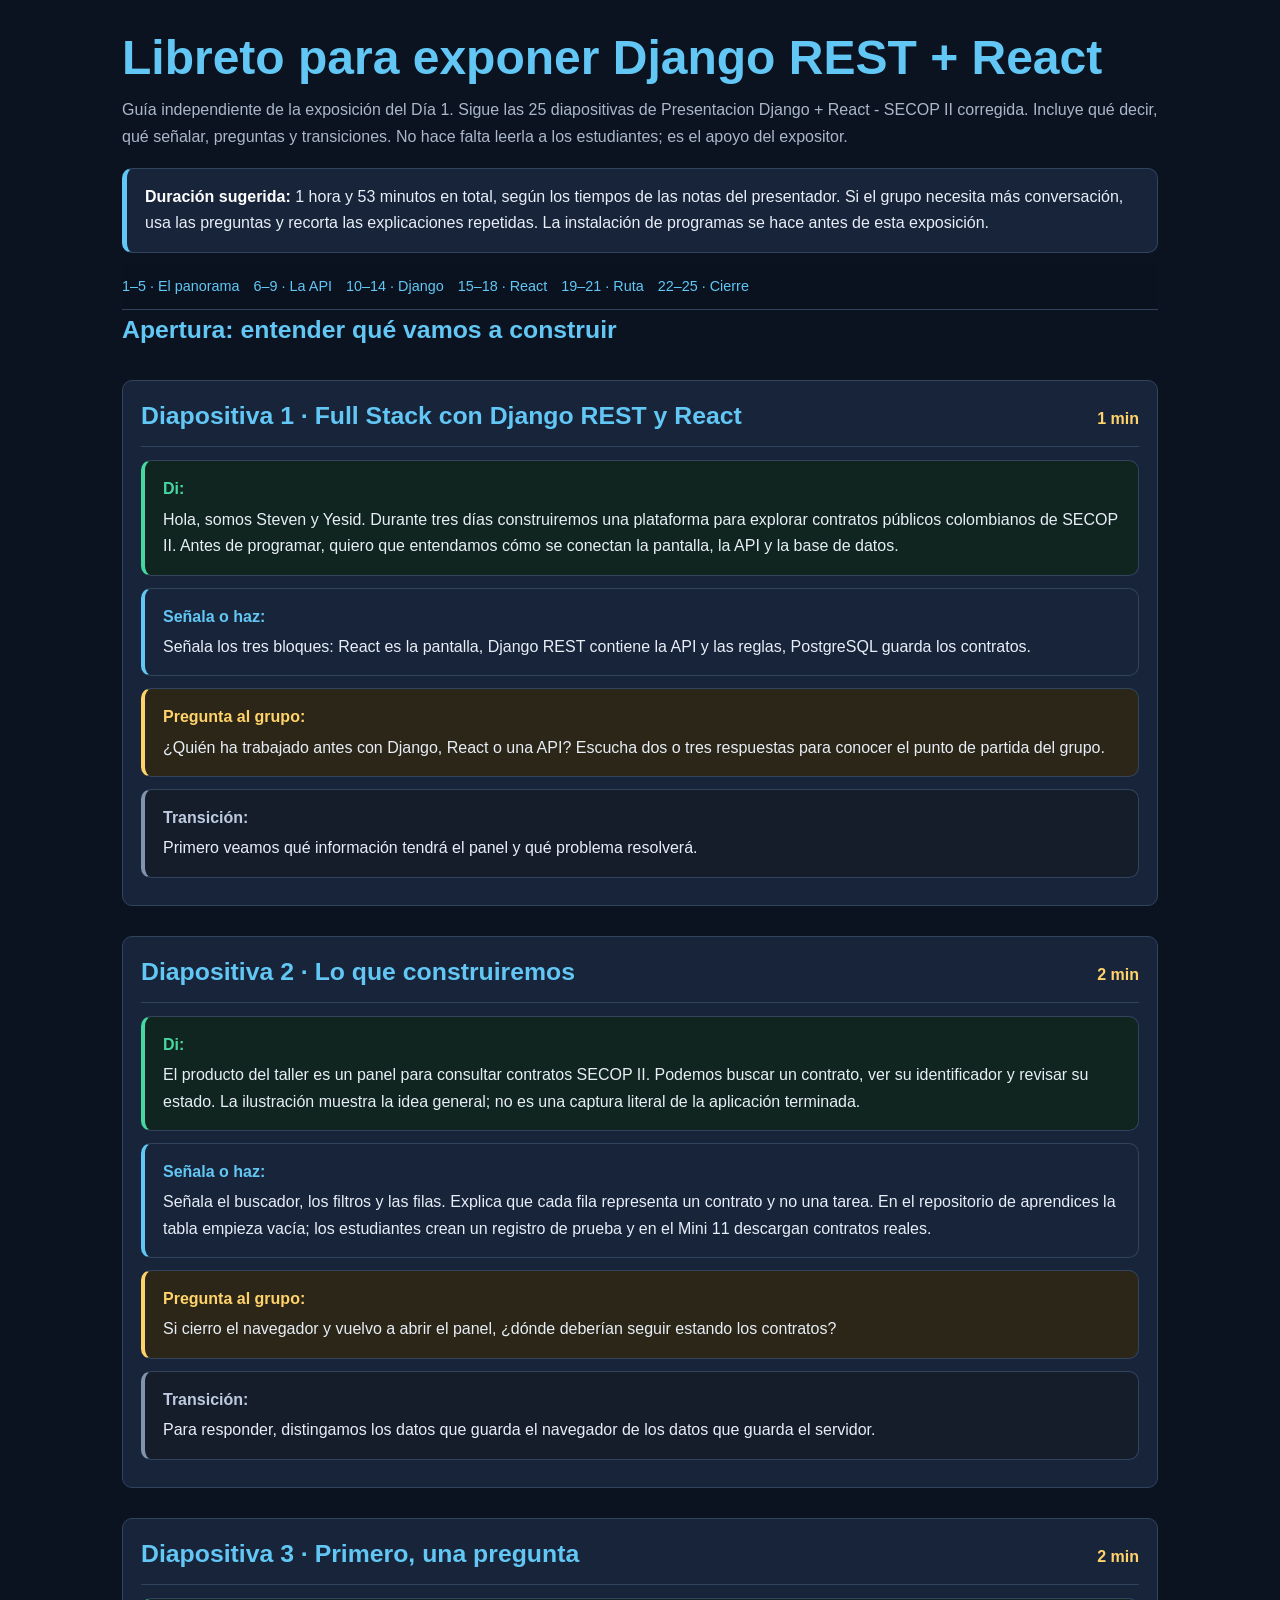
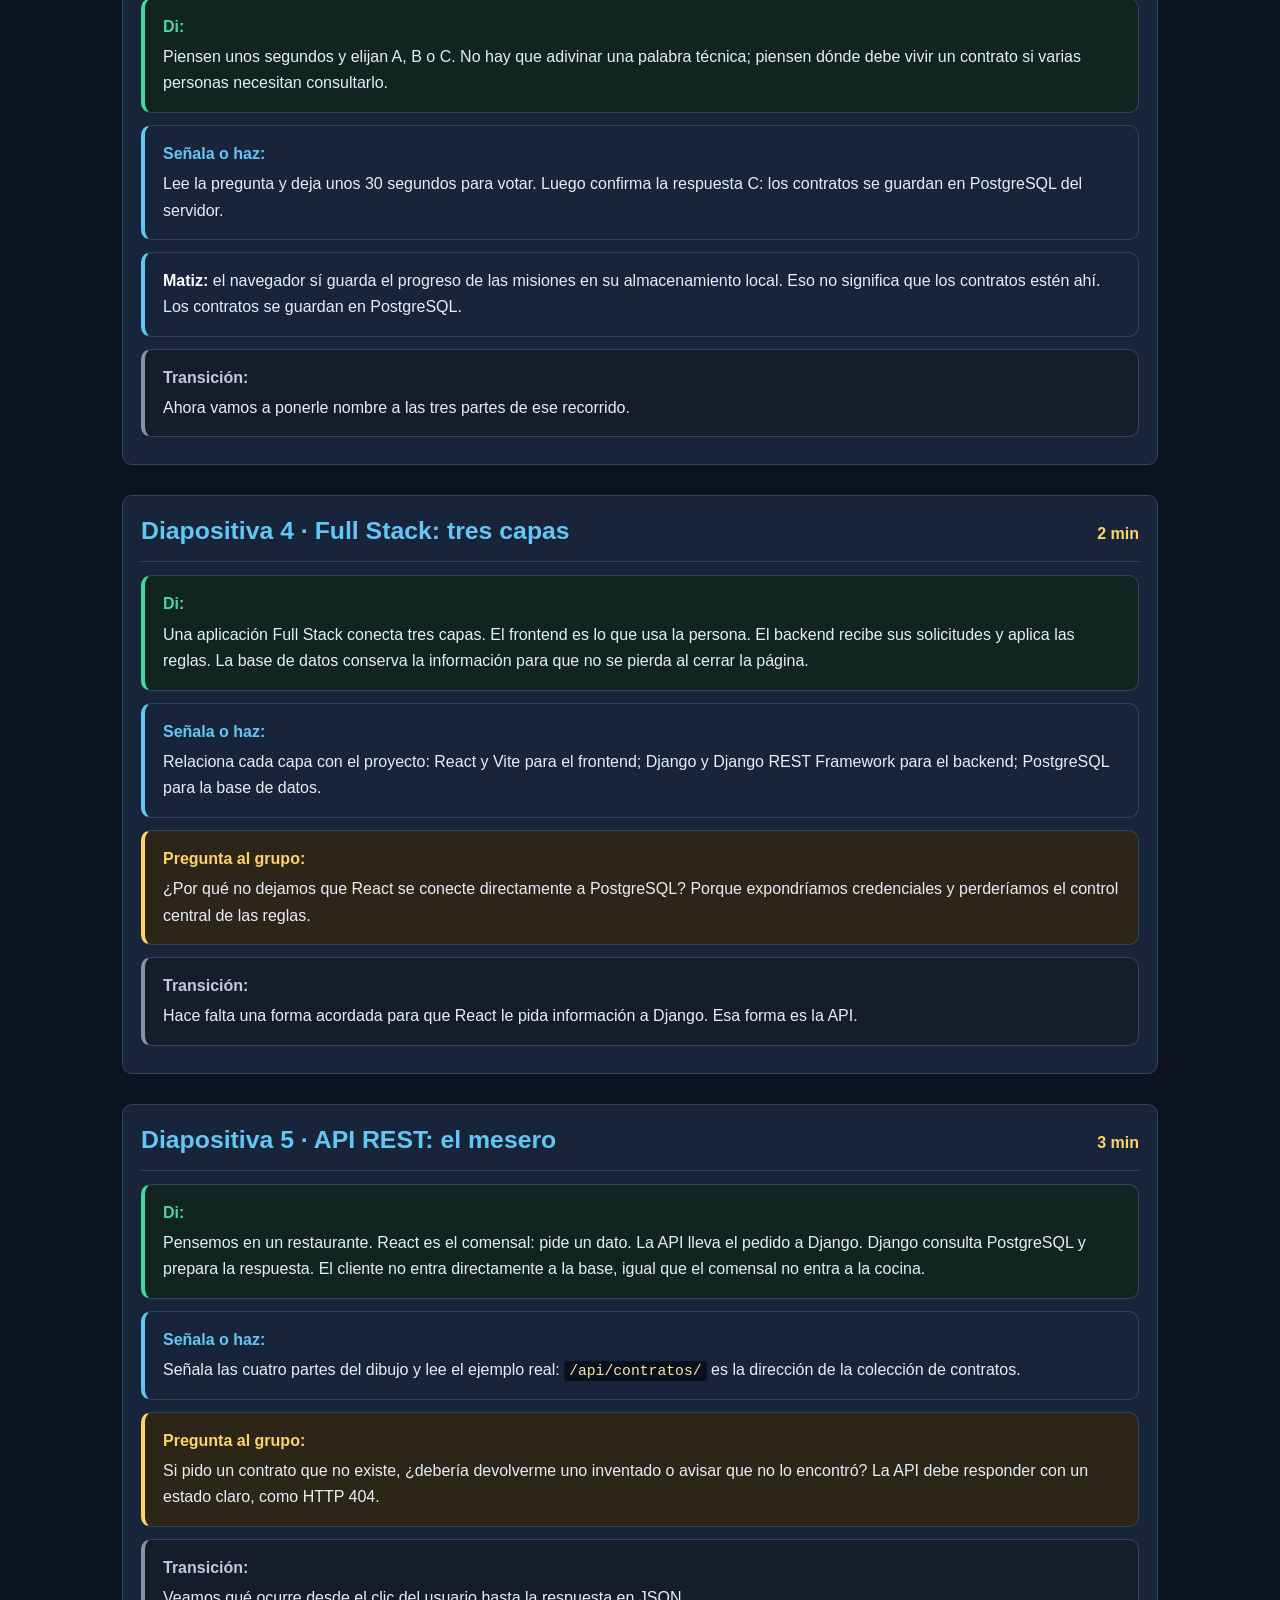
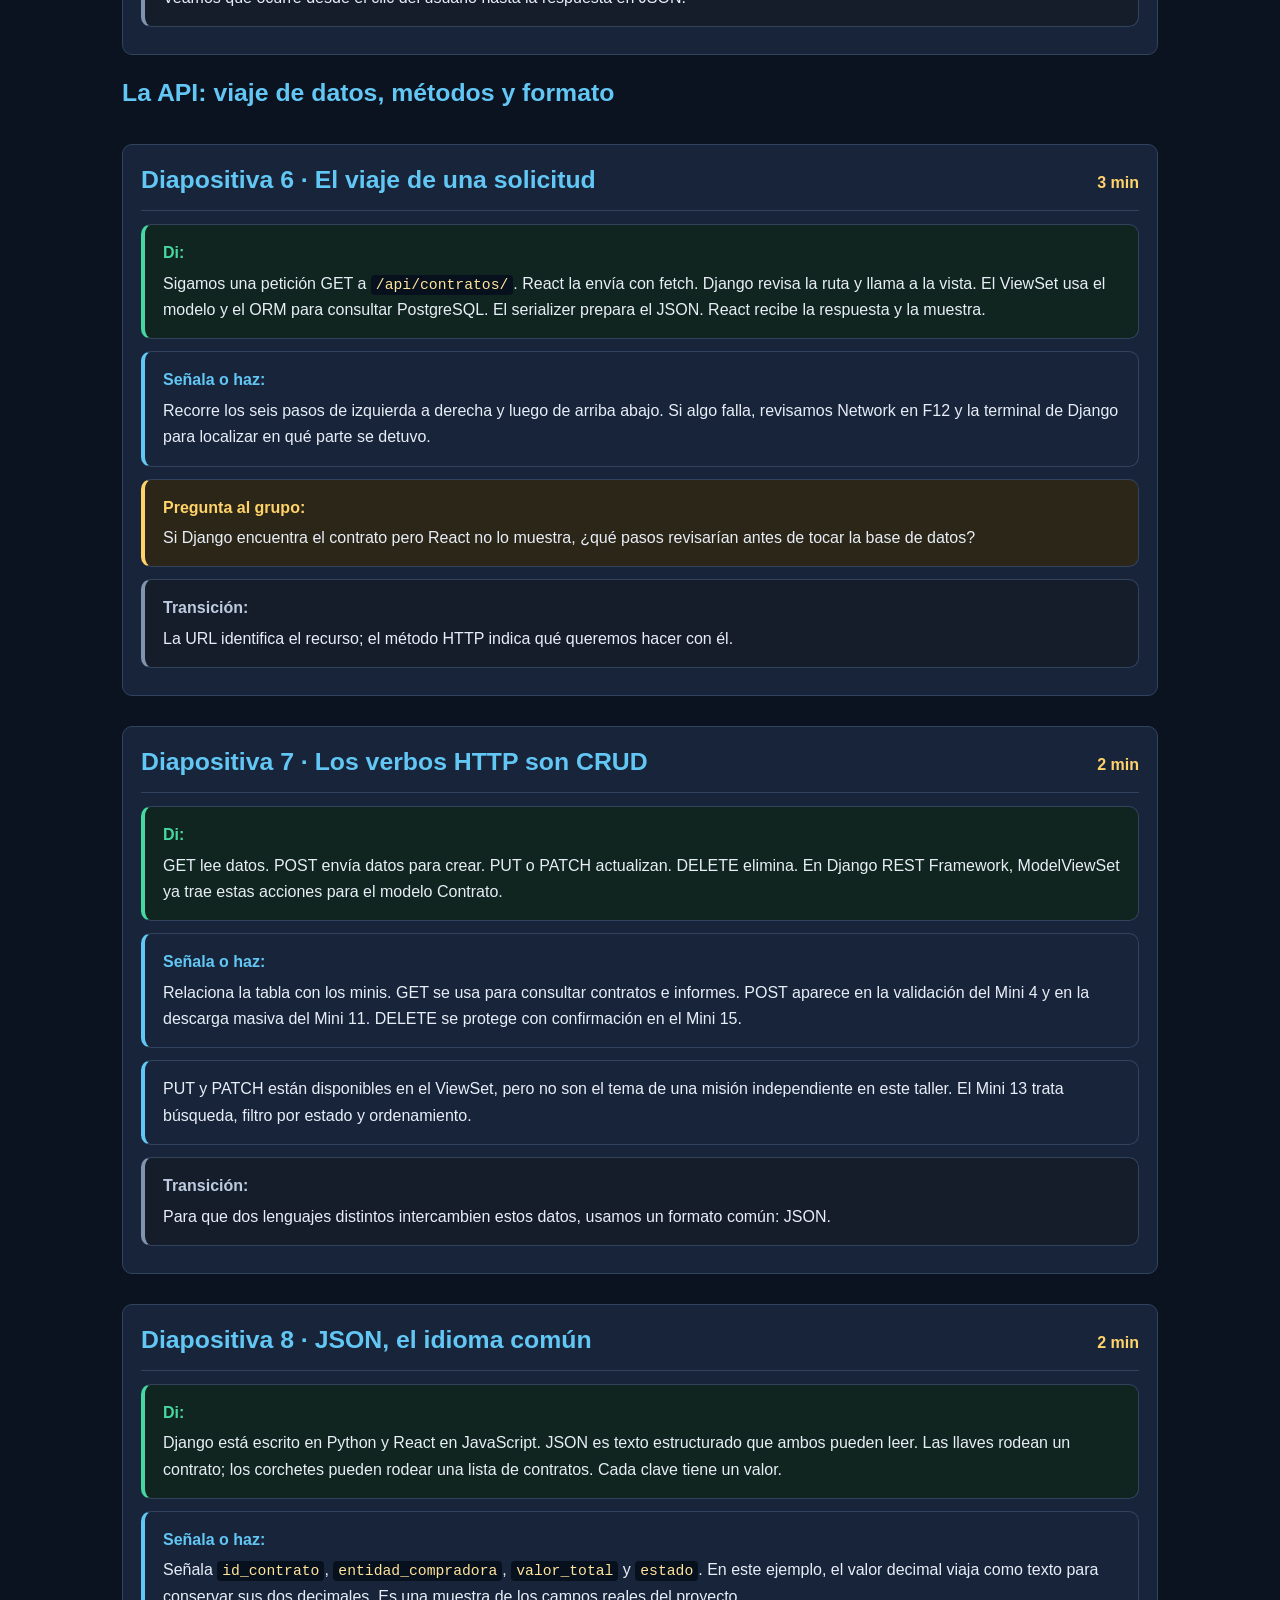
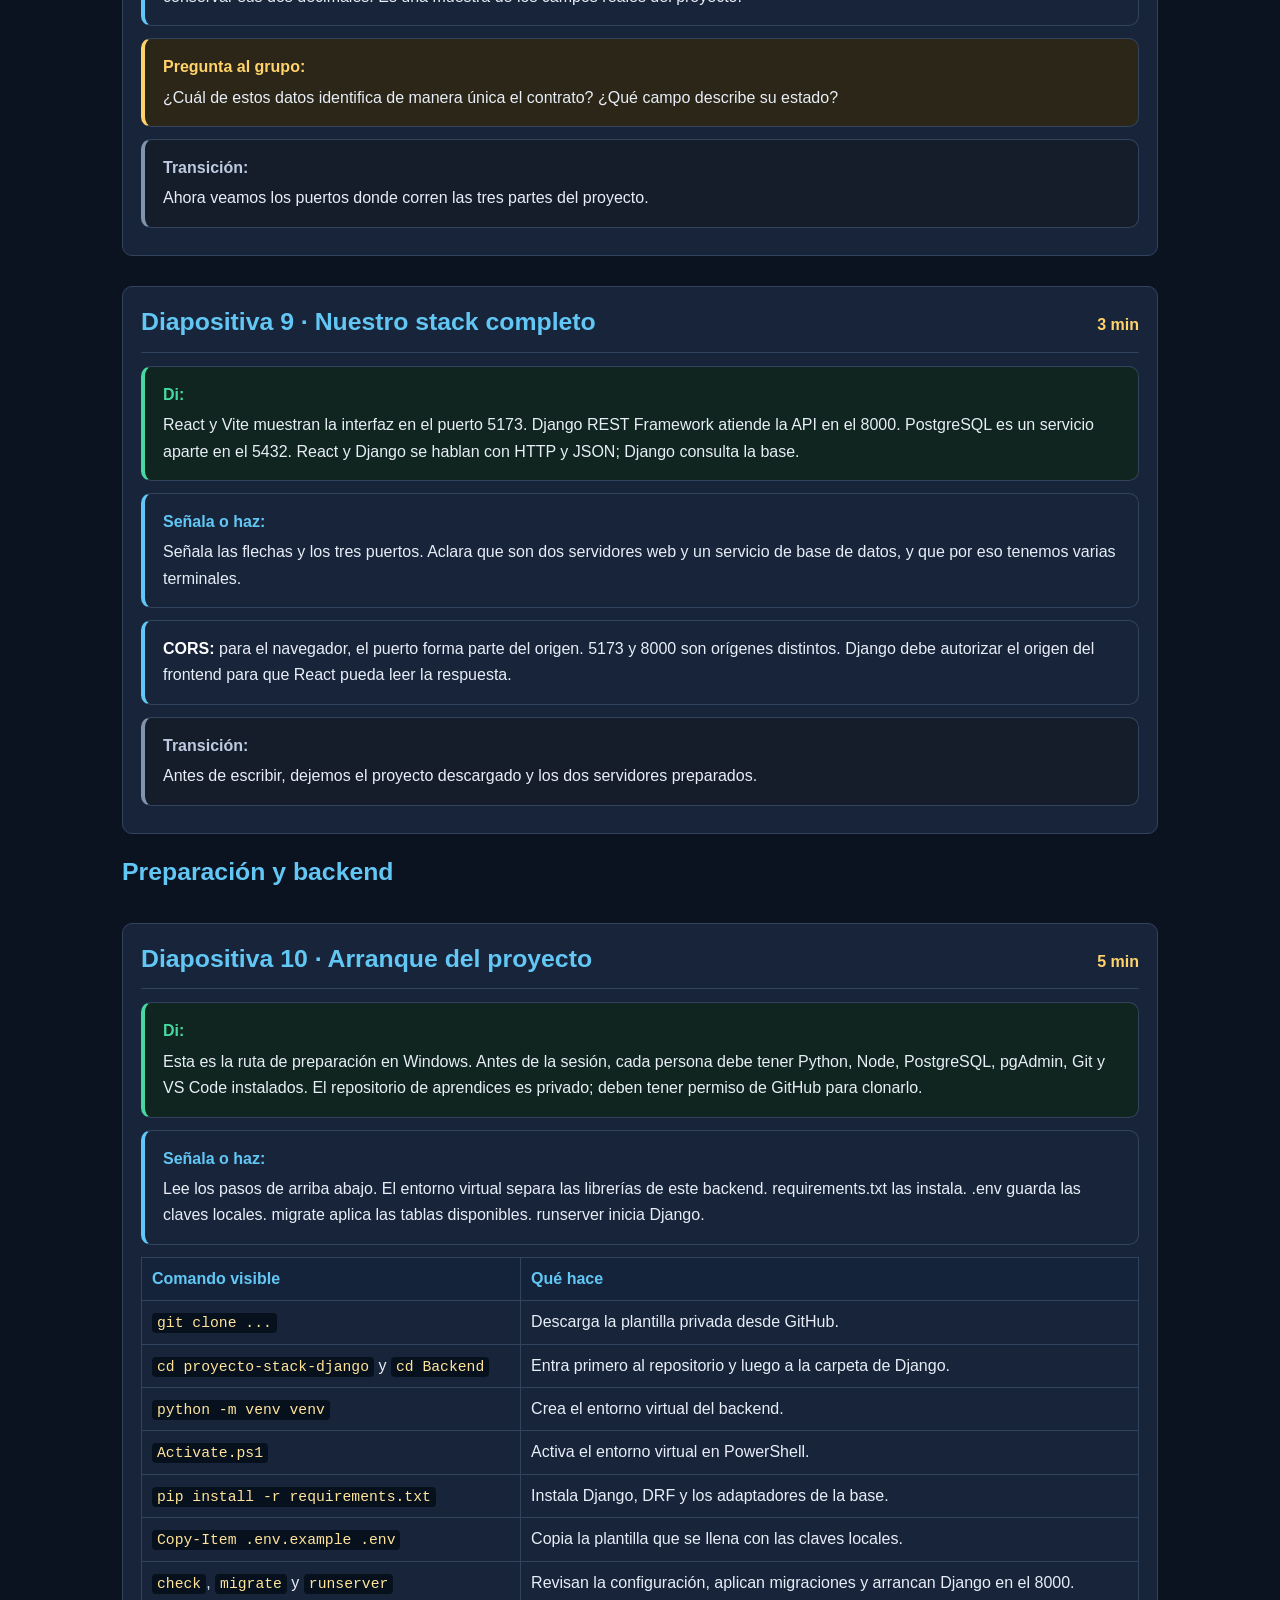
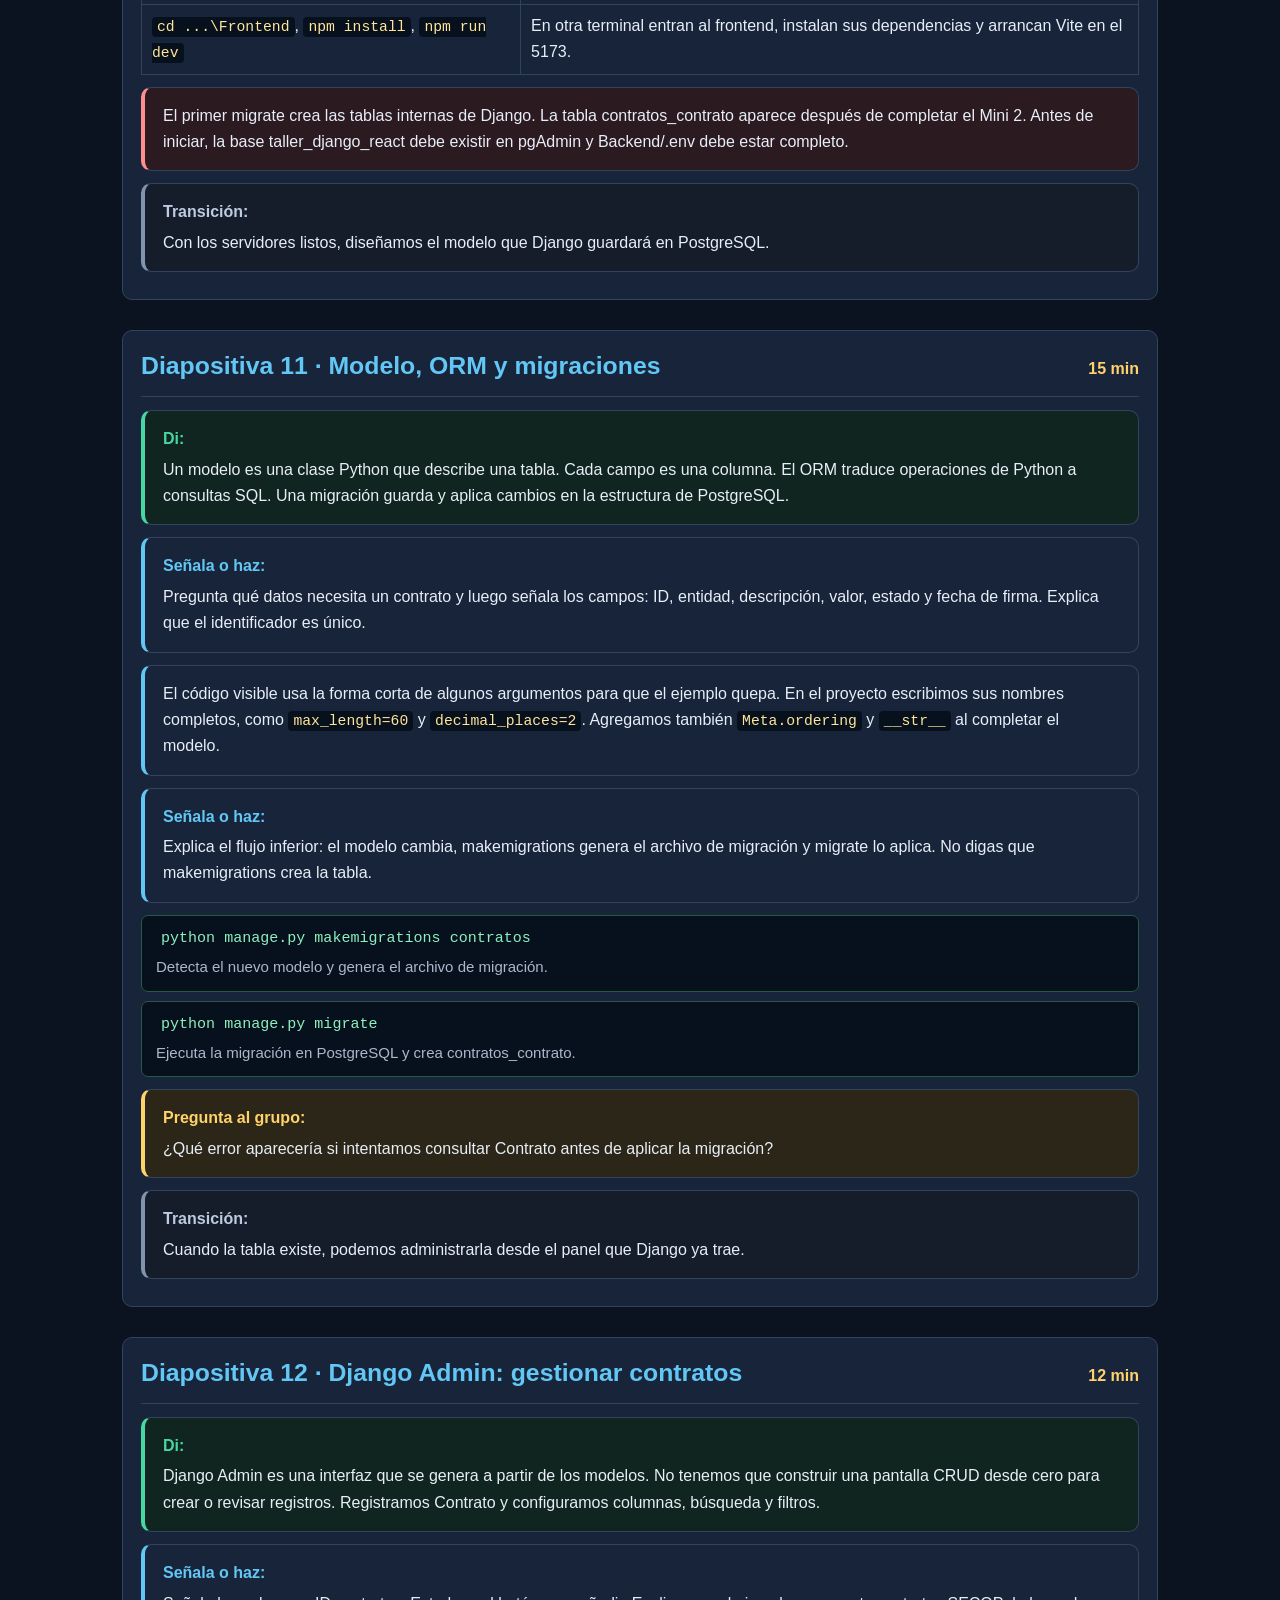
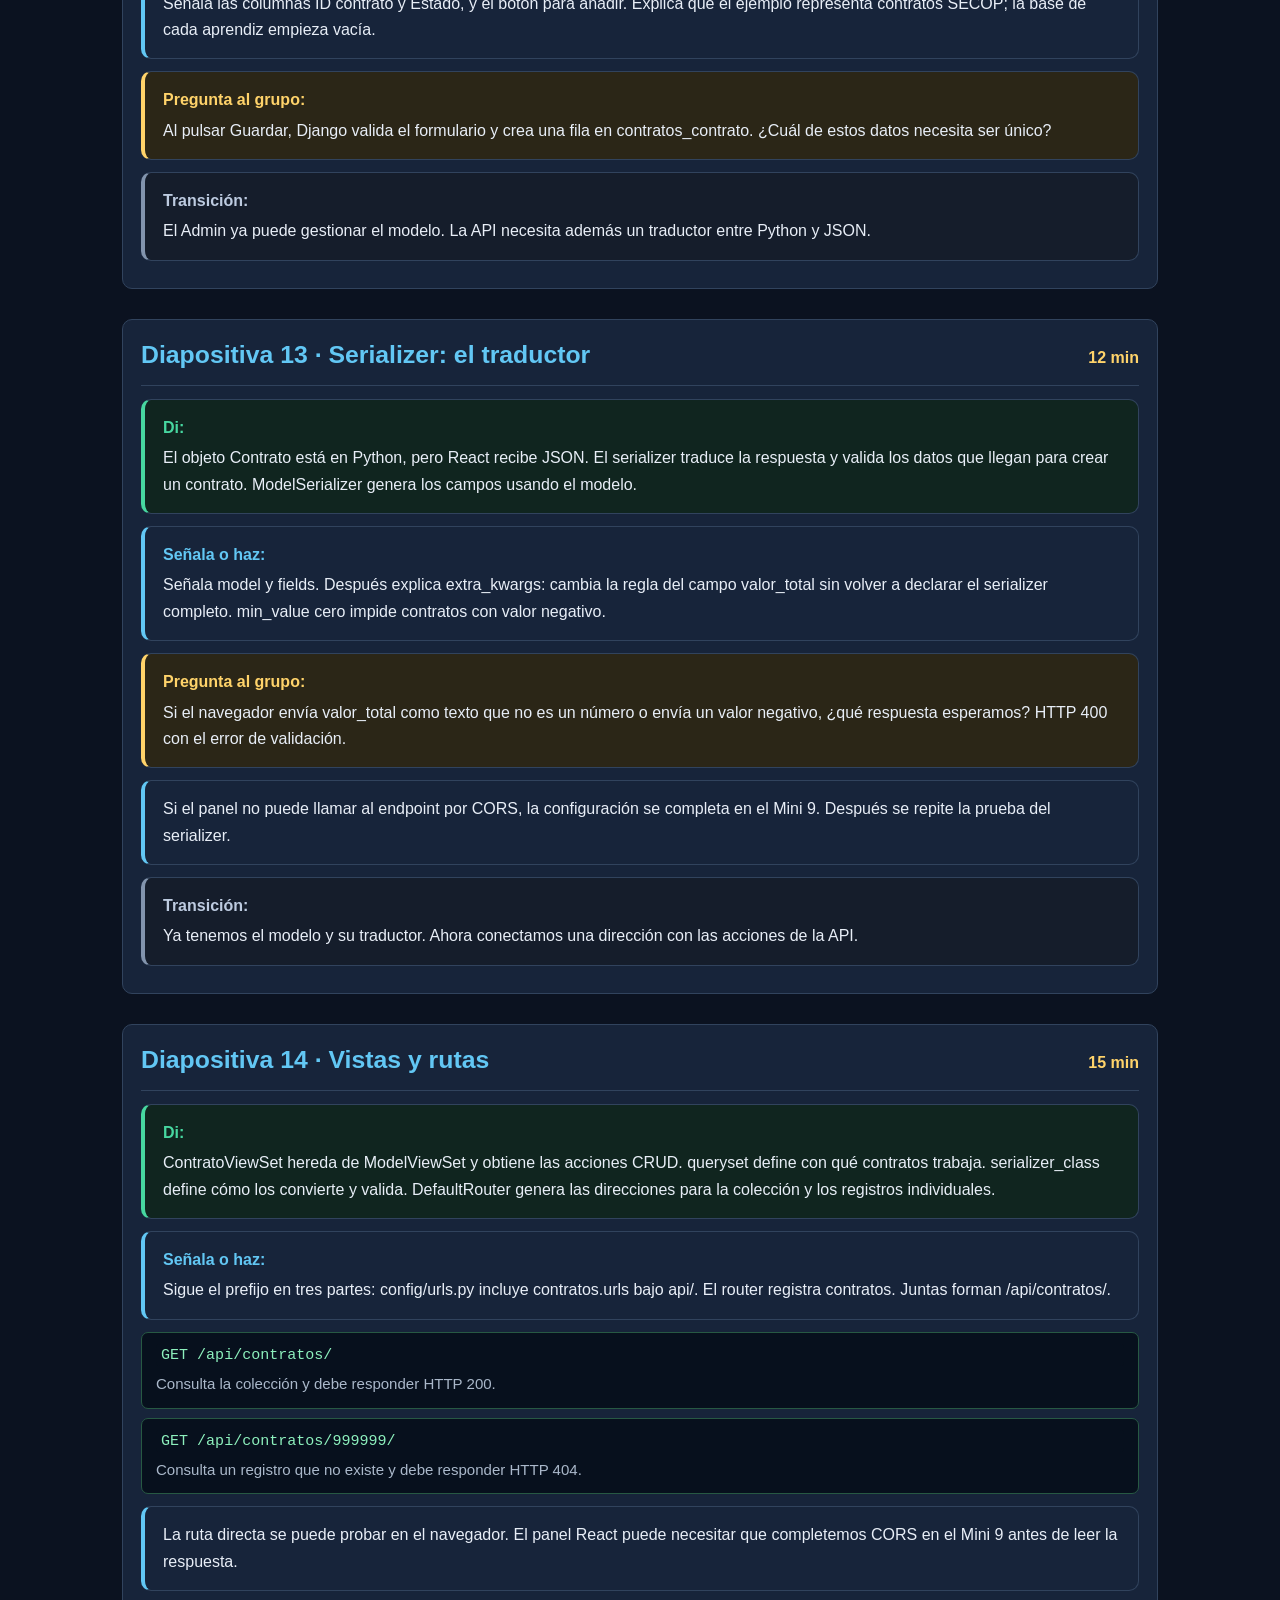
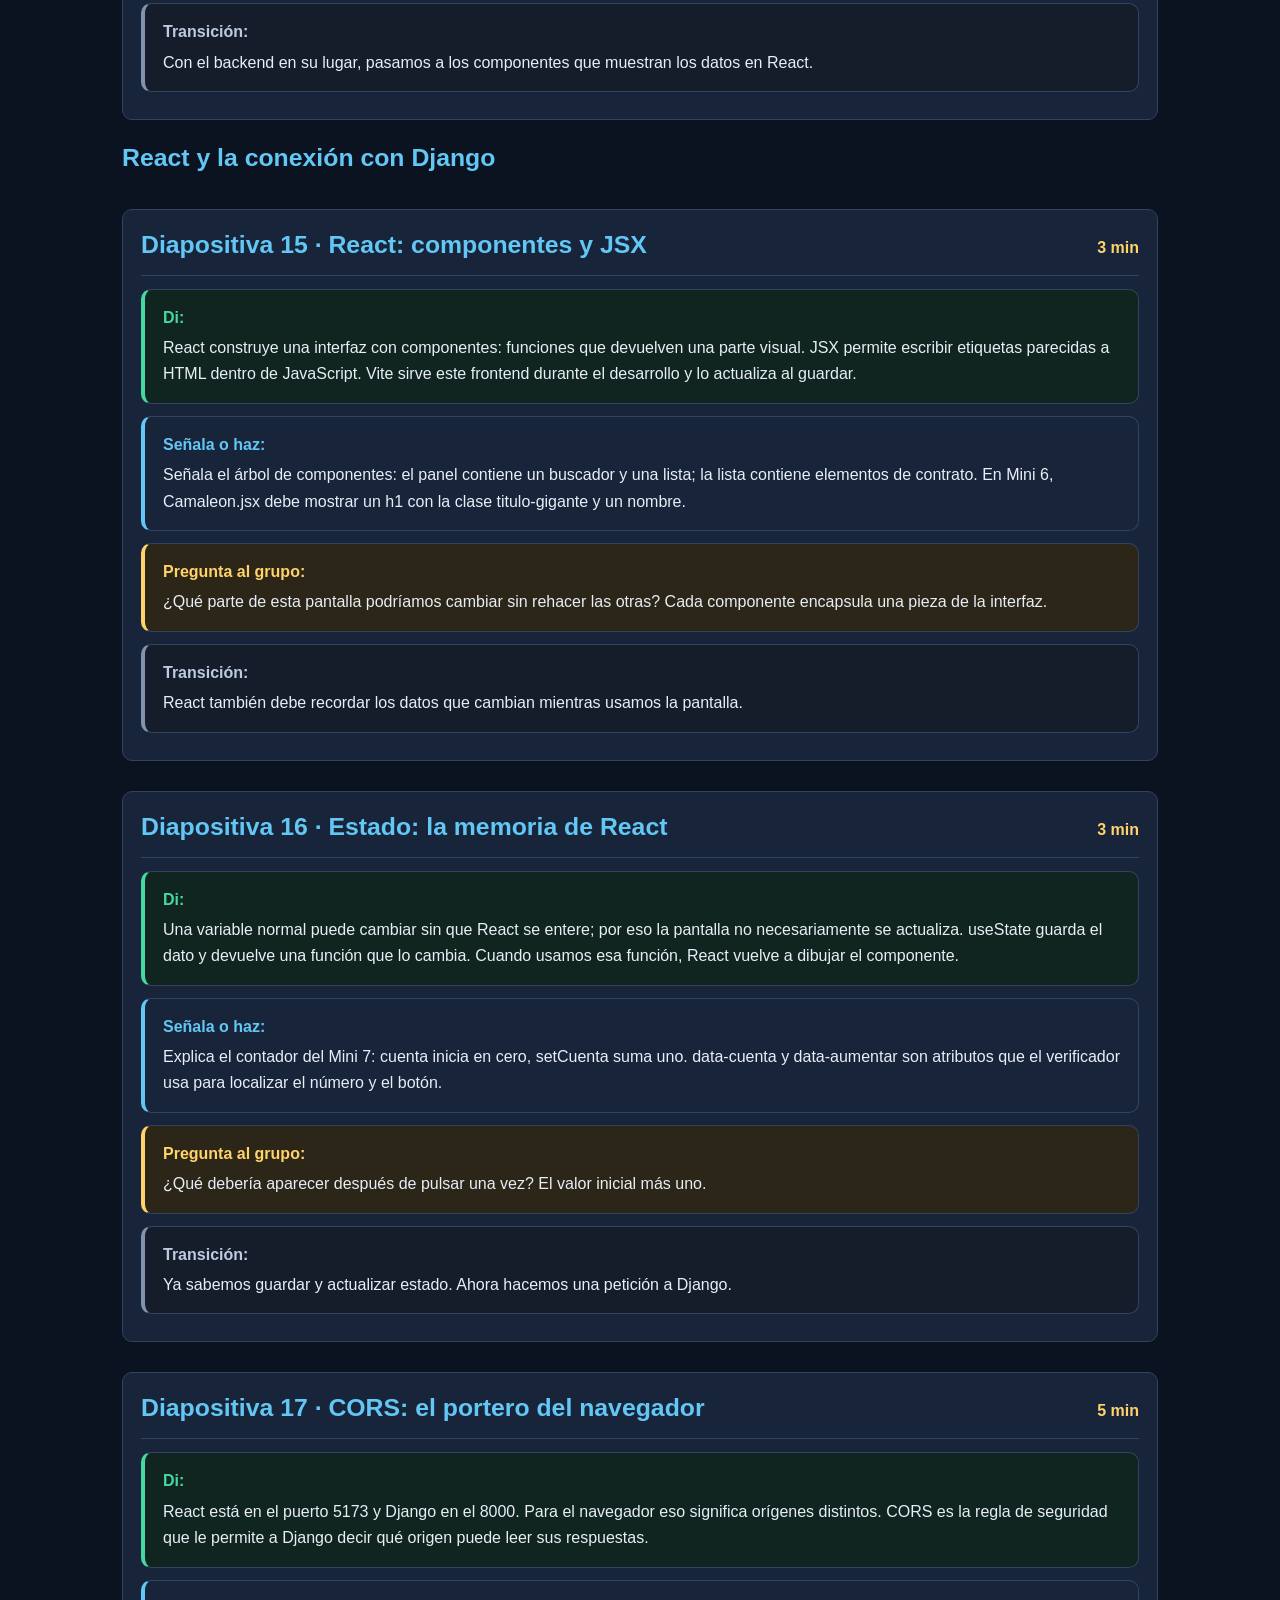
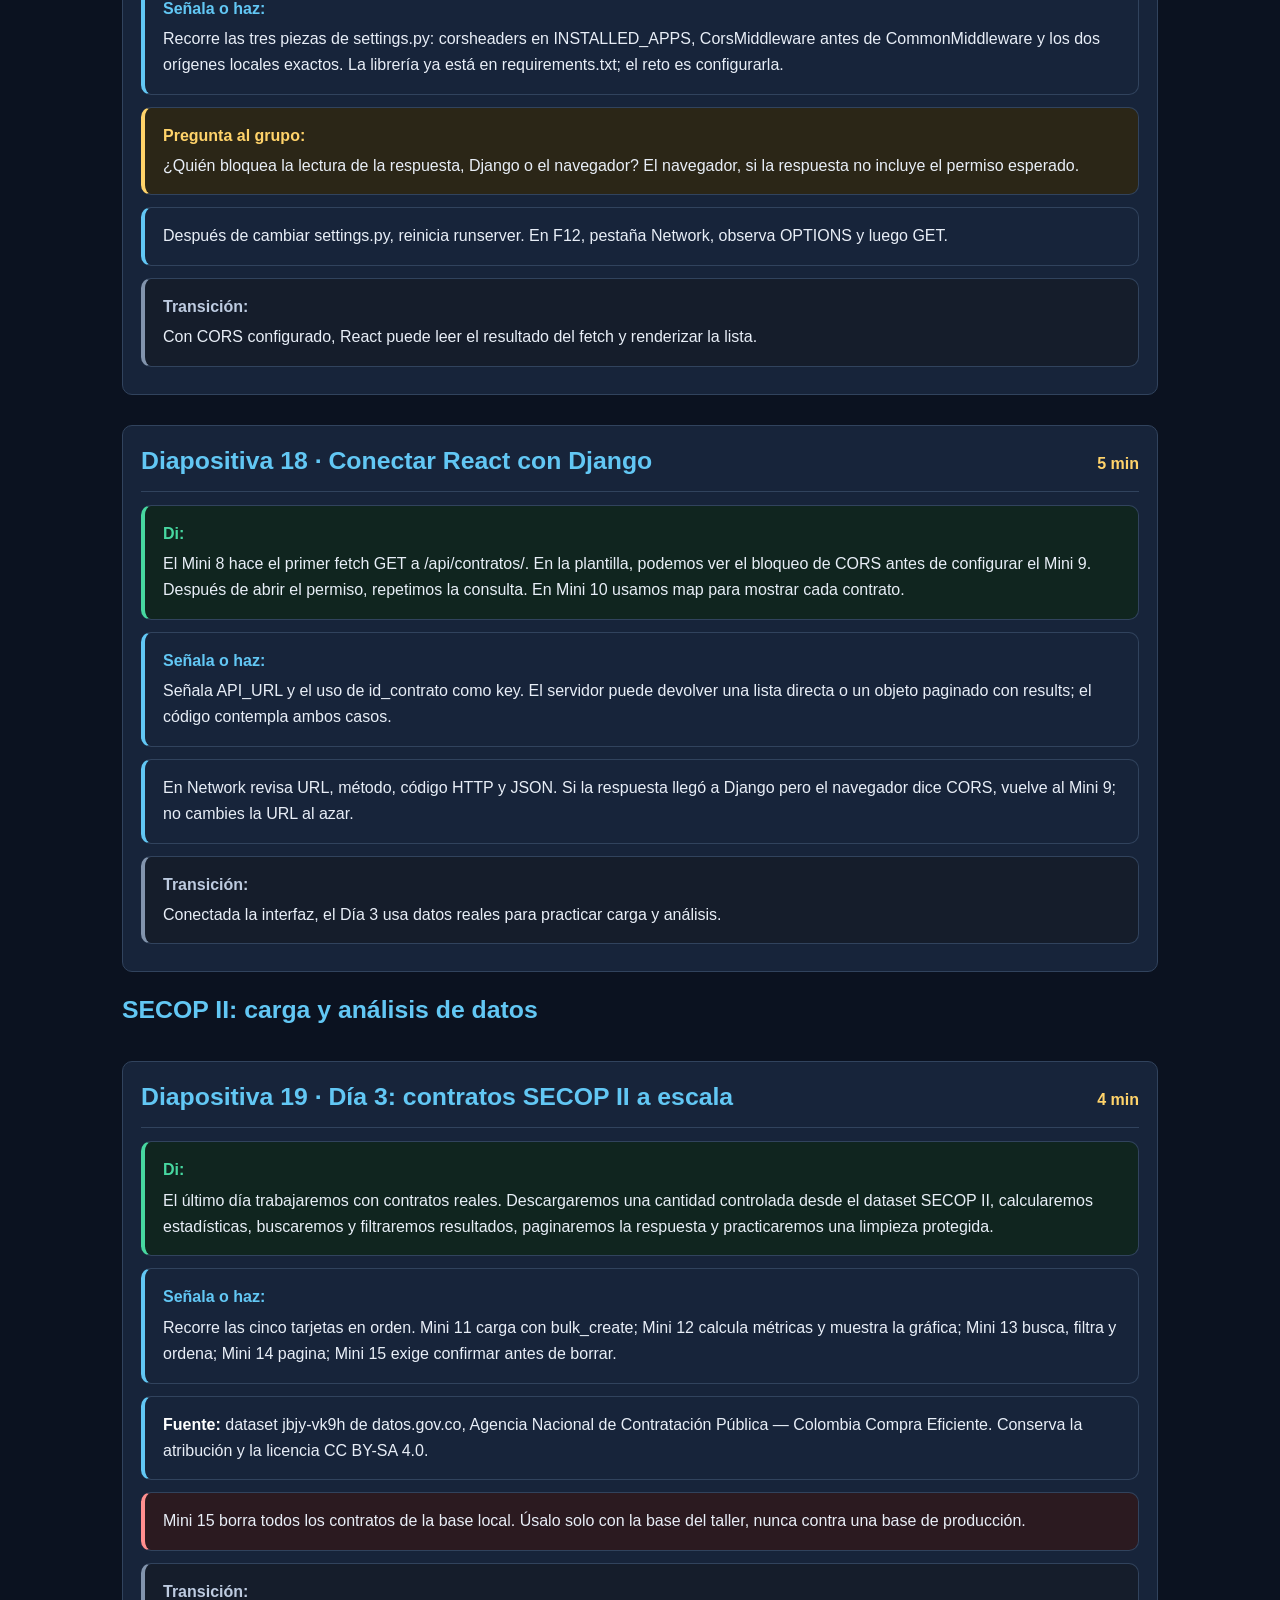
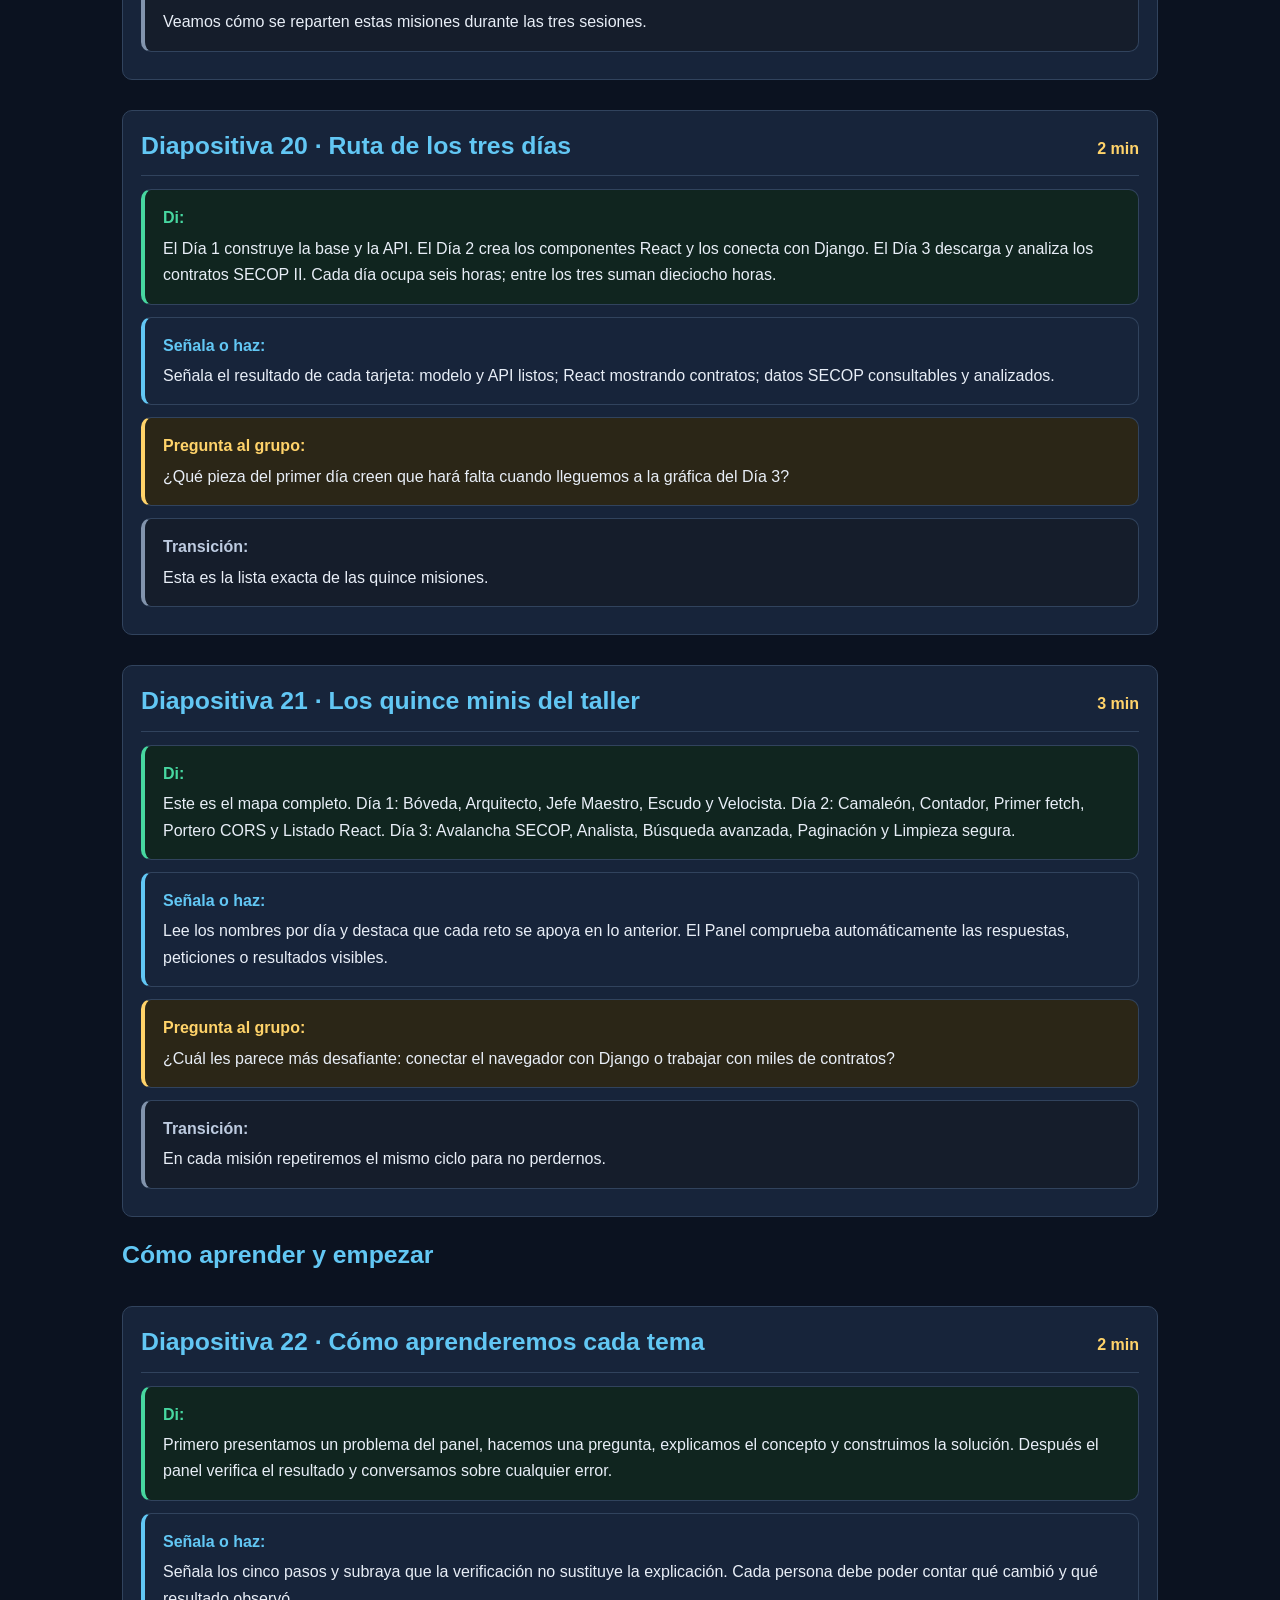
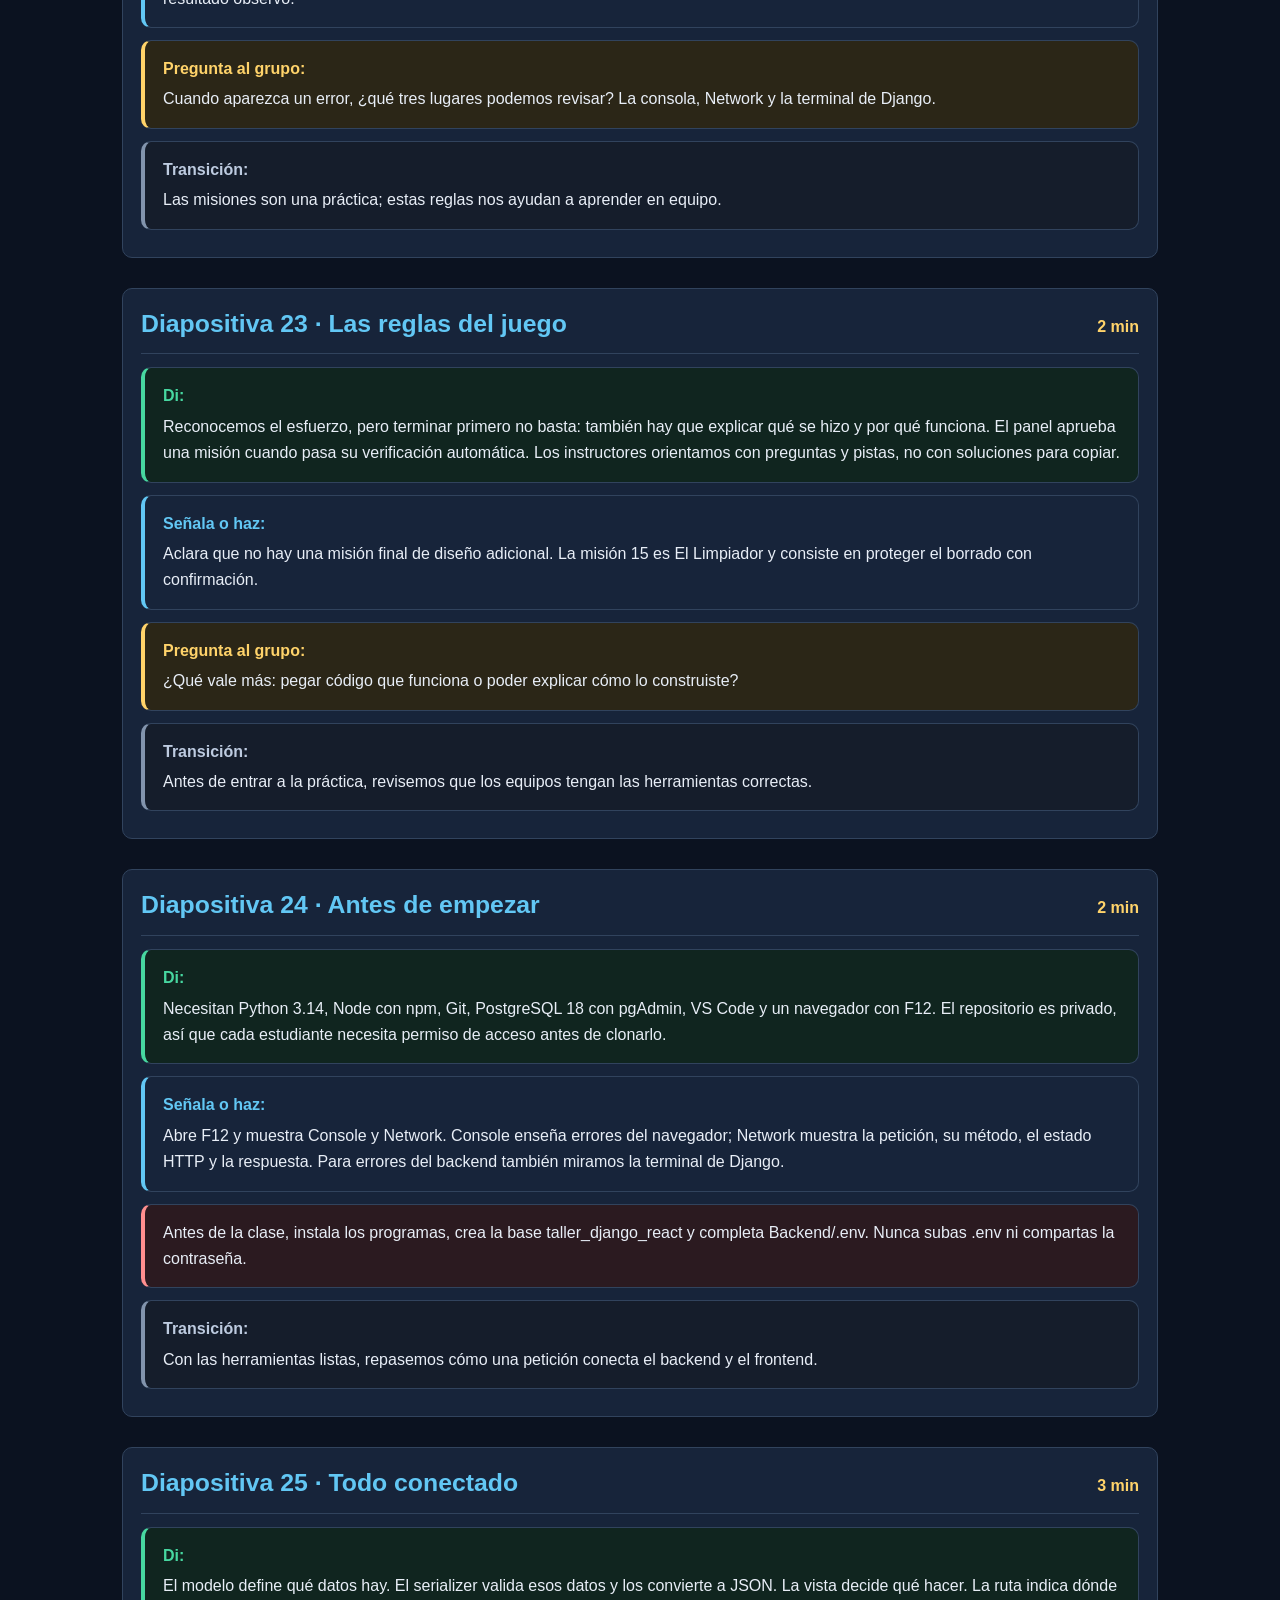
<file: docs/exposicion-presentacion.html>
<!DOCTYPE html>
<html lang="es">
<head>
<meta charset="UTF-8">
<meta name="viewport" content="width=device-width, initial-scale=1.0">
<title>Libreto para exponer Django REST + React</title>
<style>
:root{--fondo:#0b1220;--panel:#111c2e;--tarjeta:#17243a;--borde:#31435d;--texto:#e8eef7;--suave:#aab8ca;--azul:#62c7f4;--verde:#47d7a0;--amarillo:#ffd36a;--rojo:#ff8f8f;--codigo:#07101d}
*{box-sizing:border-box}html{scroll-behavior:smooth}body{margin:0;background:var(--fondo);color:var(--texto);font:16px/1.65 "Segoe UI",Arial,sans-serif}.contenedor{max-width:1080px;margin:auto;padding:30px 22px 72px}h1{font-size:clamp(2rem,5vw,3rem);line-height:1.15;color:var(--azul);margin:0 0 12px}h2{font-size:1.55rem;color:var(--azul);margin:0}h3{font-size:1.2rem;color:var(--amarillo);margin:22px 0 8px}p{margin:8px 0}strong{color:#fff}a{color:var(--azul);text-decoration:none}a:hover{text-decoration:underline}.subtitulo{color:var(--suave);margin-bottom:18px}.barra{position:sticky;top:0;z-index:5;background:#0b1220f2;border-bottom:1px solid var(--borde);padding:10px 0;display:flex;flex-wrap:wrap;gap:8px 14px}.barra a{font-size:.9rem}.panel,.slide,.decir,.hacer,.pregunta,.puente,.nota,.alerta,.bien{border:1px solid var(--borde);border-radius:10px;padding:15px 18px;margin:12px 0;background:var(--tarjeta)}.panel{border-left:5px solid var(--azul)}.slide{margin:30px 0 18px;scroll-margin-top:66px}.cabecera{display:flex;align-items:baseline;justify-content:space-between;gap:12px;border-bottom:1px solid var(--borde);padding-bottom:9px;margin-bottom:13px}.tiempo{color:var(--amarillo);font-weight:700;white-space:nowrap}.decir{background:#10251f;border-left:4px solid var(--verde)}.decir::before{content:"Di:";display:block;color:var(--verde);font-weight:700;margin-bottom:4px}.hacer{background:#17243a;border-left:4px solid var(--azul)}.hacer::before{content:"Señala o haz:";display:block;color:var(--azul);font-weight:700;margin-bottom:4px}.pregunta{background:#2b2617;border-left:4px solid var(--amarillo)}.pregunta::before{content:"Pregunta al grupo:";display:block;color:var(--amarillo);font-weight:700;margin-bottom:4px}.puente{background:#151d2b;border-left:4px solid #8294ad}.puente::before{content:"Transición:";display:block;color:#bdcbe0;font-weight:700;margin-bottom:4px}.nota{border-left:4px solid var(--azul)}.alerta{border-left:4px solid var(--rojo);background:#2b1a20}.bien{border-left:4px solid var(--verde);background:#10251f}.comando{background:var(--codigo);border:1px solid #275943;border-radius:7px;padding:11px 14px;margin:9px 0}.comando code{display:block;font: .94rem Consolas,monospace;color:#8df0bd;overflow-wrap:anywhere}.comando p{color:var(--suave);font-size:.94rem;margin:6px 0 0}.resumen{display:grid;grid-template-columns:repeat(auto-fit,minmax(155px,1fr));gap:10px;margin:16px 0}.resumen div{background:var(--tarjeta);border:1px solid var(--borde);border-radius:8px;padding:12px}.resumen b{display:block;color:var(--azul);font-size:1.05rem}table{border-collapse:collapse;width:100%;margin:10px 0}th,td{border:1px solid var(--borde);padding:8px 10px;text-align:left;vertical-align:top}th{background:#14233a;color:var(--azul)}code{font: .92em Consolas,monospace;color:#ffe49a;background:var(--codigo);padding:2px 5px;border-radius:4px}.pie{margin-top:42px;padding-top:14px;border-top:1px solid var(--borde);color:var(--suave);font-size:.9rem}@media print{body{background:#fff;color:#111}.barra{display:none}.slide,.panel,.decir,.hacer,.pregunta,.puente,.nota,.alerta,.bien,.resumen div{background:#fff;color:#111;border-color:#999}h1,h2,h3,strong,th,code{color:#111}.slide{break-inside:avoid}.cabecera{border-color:#777}}
</style>
</head>
<body>
<main class="contenedor">
<h1>Libreto para exponer Django REST + React</h1>
<p class="subtitulo">Guía independiente de la exposición del Día 1. Sigue las 25 diapositivas de Presentacion Django + React - SECOP II corregida. Incluye qué decir, qué señalar, preguntas y transiciones. No hace falta leerla a los estudiantes; es el apoyo del expositor.</p>

<div class="panel"><strong>Duración sugerida:</strong> 1 hora y 53 minutos en total, según los tiempos de las notas del presentador. Si el grupo necesita más conversación, usa las preguntas y recorta las explicaciones repetidas. La instalación de programas se hace antes de esta exposición.</div>

<nav class="barra">
<a href="#s1">1–5 · El panorama</a><a href="#s6">6–9 · La API</a><a href="#s10">10–14 · Django</a><a href="#s15">15–18 · React</a><a href="#s19">19–21 · Ruta</a><a href="#s22">22–25 · Cierre</a>
</nav>

<h2 id="s1">Apertura: entender qué vamos a construir</h2>

<section class="slide" id="slide1">
<div class="cabecera"><h2>Diapositiva 1 · Full Stack con Django REST y React</h2><span class="tiempo">1 min</span></div>
<div class="decir">Hola, somos Steven y Yesid. Durante tres días construiremos una plataforma para explorar contratos públicos colombianos de SECOP II. Antes de programar, quiero que entendamos cómo se conectan la pantalla, la API y la base de datos.</div>
<div class="hacer">Señala los tres bloques: React es la pantalla, Django REST contiene la API y las reglas, PostgreSQL guarda los contratos.</div>
<div class="pregunta">¿Quién ha trabajado antes con Django, React o una API? Escucha dos o tres respuestas para conocer el punto de partida del grupo.</div>
<div class="puente">Primero veamos qué información tendrá el panel y qué problema resolverá.</div>
</section>

<section class="slide" id="slide2">
<div class="cabecera"><h2>Diapositiva 2 · Lo que construiremos</h2><span class="tiempo">2 min</span></div>
<div class="decir">El producto del taller es un panel para consultar contratos SECOP II. Podemos buscar un contrato, ver su identificador y revisar su estado. La ilustración muestra la idea general; no es una captura literal de la aplicación terminada.</div>
<div class="hacer">Señala el buscador, los filtros y las filas. Explica que cada fila representa un contrato y no una tarea. En el repositorio de aprendices la tabla empieza vacía; los estudiantes crean un registro de prueba y en el Mini 11 descargan contratos reales.</div>
<div class="pregunta">Si cierro el navegador y vuelvo a abrir el panel, ¿dónde deberían seguir estando los contratos?</div>
<div class="puente">Para responder, distingamos los datos que guarda el navegador de los datos que guarda el servidor.</div>
</section>

<section class="slide" id="slide3">
<div class="cabecera"><h2>Diapositiva 3 · Primero, una pregunta</h2><span class="tiempo">2 min</span></div>
<div class="decir">Piensen unos segundos y elijan A, B o C. No hay que adivinar una palabra técnica; piensen dónde debe vivir un contrato si varias personas necesitan consultarlo.</div>
<div class="hacer">Lee la pregunta y deja unos 30 segundos para votar. Luego confirma la respuesta C: los contratos se guardan en PostgreSQL del servidor.</div>
<div class="nota"><strong>Matiz:</strong> el navegador sí guarda el progreso de las misiones en su almacenamiento local. Eso no significa que los contratos estén ahí. Los contratos se guardan en PostgreSQL.</div>
<div class="puente">Ahora vamos a ponerle nombre a las tres partes de ese recorrido.</div>
</section>

<section class="slide" id="slide4">
<div class="cabecera"><h2>Diapositiva 4 · Full Stack: tres capas</h2><span class="tiempo">2 min</span></div>
<div class="decir">Una aplicación Full Stack conecta tres capas. El frontend es lo que usa la persona. El backend recibe sus solicitudes y aplica las reglas. La base de datos conserva la información para que no se pierda al cerrar la página.</div>
<div class="hacer">Relaciona cada capa con el proyecto: React y Vite para el frontend; Django y Django REST Framework para el backend; PostgreSQL para la base de datos.</div>
<div class="pregunta">¿Por qué no dejamos que React se conecte directamente a PostgreSQL? Porque expondríamos credenciales y perderíamos el control central de las reglas.</div>
<div class="puente">Hace falta una forma acordada para que React le pida información a Django. Esa forma es la API.</div>
</section>

<section class="slide" id="slide5">
<div class="cabecera"><h2>Diapositiva 5 · API REST: el mesero</h2><span class="tiempo">3 min</span></div>
<div class="decir">Pensemos en un restaurante. React es el comensal: pide un dato. La API lleva el pedido a Django. Django consulta PostgreSQL y prepara la respuesta. El cliente no entra directamente a la base, igual que el comensal no entra a la cocina.</div>
<div class="hacer">Señala las cuatro partes del dibujo y lee el ejemplo real: <code>/api/contratos/</code> es la dirección de la colección de contratos.</div>
<div class="pregunta">Si pido un contrato que no existe, ¿debería devolverme uno inventado o avisar que no lo encontró? La API debe responder con un estado claro, como HTTP 404.</div>
<div class="puente">Veamos qué ocurre desde el clic del usuario hasta la respuesta en JSON.</div>
</section>

<h2 id="s6">La API: viaje de datos, métodos y formato</h2>

<section class="slide" id="slide6">
<div class="cabecera"><h2>Diapositiva 6 · El viaje de una solicitud</h2><span class="tiempo">3 min</span></div>
<div class="decir">Sigamos una petición GET a <code>/api/contratos/</code>. React la envía con fetch. Django revisa la ruta y llama a la vista. El ViewSet usa el modelo y el ORM para consultar PostgreSQL. El serializer prepara el JSON. React recibe la respuesta y la muestra.</div>
<div class="hacer">Recorre los seis pasos de izquierda a derecha y luego de arriba abajo. Si algo falla, revisamos Network en F12 y la terminal de Django para localizar en qué parte se detuvo.</div>
<div class="pregunta">Si Django encuentra el contrato pero React no lo muestra, ¿qué pasos revisarían antes de tocar la base de datos?</div>
<div class="puente">La URL identifica el recurso; el método HTTP indica qué queremos hacer con él.</div>
</section>

<section class="slide" id="slide7">
<div class="cabecera"><h2>Diapositiva 7 · Los verbos HTTP son CRUD</h2><span class="tiempo">2 min</span></div>
<div class="decir">GET lee datos. POST envía datos para crear. PUT o PATCH actualizan. DELETE elimina. En Django REST Framework, ModelViewSet ya trae estas acciones para el modelo Contrato.</div>
<div class="hacer">Relaciona la tabla con los minis. GET se usa para consultar contratos e informes. POST aparece en la validación del Mini 4 y en la descarga masiva del Mini 11. DELETE se protege con confirmación en el Mini 15.</div>
<div class="nota">PUT y PATCH están disponibles en el ViewSet, pero no son el tema de una misión independiente en este taller. El Mini 13 trata búsqueda, filtro por estado y ordenamiento.</div>
<div class="puente">Para que dos lenguajes distintos intercambien estos datos, usamos un formato común: JSON.</div>
</section>

<section class="slide" id="slide8">
<div class="cabecera"><h2>Diapositiva 8 · JSON, el idioma común</h2><span class="tiempo">2 min</span></div>
<div class="decir">Django está escrito en Python y React en JavaScript. JSON es texto estructurado que ambos pueden leer. Las llaves rodean un contrato; los corchetes pueden rodear una lista de contratos. Cada clave tiene un valor.</div>
<div class="hacer">Señala <code>id_contrato</code>, <code>entidad_compradora</code>, <code>valor_total</code> y <code>estado</code>. En este ejemplo, el valor decimal viaja como texto para conservar sus dos decimales. Es una muestra de los campos reales del proyecto.</div>
<div class="pregunta">¿Cuál de estos datos identifica de manera única el contrato? ¿Qué campo describe su estado?</div>
<div class="puente">Ahora veamos los puertos donde corren las tres partes del proyecto.</div>
</section>

<section class="slide" id="slide9">
<div class="cabecera"><h2>Diapositiva 9 · Nuestro stack completo</h2><span class="tiempo">3 min</span></div>
<div class="decir">React y Vite muestran la interfaz en el puerto 5173. Django REST Framework atiende la API en el 8000. PostgreSQL es un servicio aparte en el 5432. React y Django se hablan con HTTP y JSON; Django consulta la base.</div>
<div class="hacer">Señala las flechas y los tres puertos. Aclara que son dos servidores web y un servicio de base de datos, y que por eso tenemos varias terminales.</div>
<div class="nota"><strong>CORS:</strong> para el navegador, el puerto forma parte del origen. 5173 y 8000 son orígenes distintos. Django debe autorizar el origen del frontend para que React pueda leer la respuesta.</div>
<div class="puente">Antes de escribir, dejemos el proyecto descargado y los dos servidores preparados.</div>
</section>

<h2 id="s10">Preparación y backend</h2>

<section class="slide" id="slide10">
<div class="cabecera"><h2>Diapositiva 10 · Arranque del proyecto</h2><span class="tiempo">5 min</span></div>
<div class="decir">Esta es la ruta de preparación en Windows. Antes de la sesión, cada persona debe tener Python, Node, PostgreSQL, pgAdmin, Git y VS Code instalados. El repositorio de aprendices es privado; deben tener permiso de GitHub para clonarlo.</div>
<div class="hacer">Lee los pasos de arriba abajo. El entorno virtual separa las librerías de este backend. requirements.txt las instala. .env guarda las claves locales. migrate aplica las tablas disponibles. runserver inicia Django.</div>
<table><thead><tr><th>Comando visible</th><th>Qué hace</th></tr></thead><tbody>
<tr><td><code>git clone ...</code></td><td>Descarga la plantilla privada desde GitHub.</td></tr>
<tr><td><code>cd proyecto-stack-django</code> y <code>cd Backend</code></td><td>Entra primero al repositorio y luego a la carpeta de Django.</td></tr>
<tr><td><code>python -m venv venv</code></td><td>Crea el entorno virtual del backend.</td></tr>
<tr><td><code>Activate.ps1</code></td><td>Activa el entorno virtual en PowerShell.</td></tr>
<tr><td><code>pip install -r requirements.txt</code></td><td>Instala Django, DRF y los adaptadores de la base.</td></tr>
<tr><td><code>Copy-Item .env.example .env</code></td><td>Copia la plantilla que se llena con las claves locales.</td></tr>
<tr><td><code>check</code>, <code>migrate</code> y <code>runserver</code></td><td>Revisan la configuración, aplican migraciones y arrancan Django en el 8000.</td></tr>
<tr><td><code>cd ...\Frontend</code>, <code>npm install</code>, <code>npm run dev</code></td><td>En otra terminal entran al frontend, instalan sus dependencias y arrancan Vite en el 5173.</td></tr>
</tbody></table>
<div class="alerta">El primer migrate crea las tablas internas de Django. La tabla contratos_contrato aparece después de completar el Mini 2. Antes de iniciar, la base taller_django_react debe existir en pgAdmin y Backend/.env debe estar completo.</div>
<div class="puente">Con los servidores listos, diseñamos el modelo que Django guardará en PostgreSQL.</div>
</section>

<section class="slide" id="slide11">
<div class="cabecera"><h2>Diapositiva 11 · Modelo, ORM y migraciones</h2><span class="tiempo">15 min</span></div>
<div class="decir">Un modelo es una clase Python que describe una tabla. Cada campo es una columna. El ORM traduce operaciones de Python a consultas SQL. Una migración guarda y aplica cambios en la estructura de PostgreSQL.</div>
<div class="hacer">Pregunta qué datos necesita un contrato y luego señala los campos: ID, entidad, descripción, valor, estado y fecha de firma. Explica que el identificador es único.</div>
<div class="nota">El código visible usa la forma corta de algunos argumentos para que el ejemplo quepa. En el proyecto escribimos sus nombres completos, como <code>max_length=60</code> y <code>decimal_places=2</code>. Agregamos también <code>Meta.ordering</code> y <code>__str__</code> al completar el modelo.</div>
<div class="hacer">Explica el flujo inferior: el modelo cambia, makemigrations genera el archivo de migración y migrate lo aplica. No digas que makemigrations crea la tabla.</div>
<div class="comando"><code>python manage.py makemigrations contratos</code><p>Detecta el nuevo modelo y genera el archivo de migración.</p></div>
<div class="comando"><code>python manage.py migrate</code><p>Ejecuta la migración en PostgreSQL y crea contratos_contrato.</p></div>
<div class="pregunta">¿Qué error aparecería si intentamos consultar Contrato antes de aplicar la migración?</div>
<div class="puente">Cuando la tabla existe, podemos administrarla desde el panel que Django ya trae.</div>
</section>

<section class="slide" id="slide12">
<div class="cabecera"><h2>Diapositiva 12 · Django Admin: gestionar contratos</h2><span class="tiempo">12 min</span></div>
<div class="decir">Django Admin es una interfaz que se genera a partir de los modelos. No tenemos que construir una pantalla CRUD desde cero para crear o revisar registros. Registramos Contrato y configuramos columnas, búsqueda y filtros.</div>
<div class="hacer">Señala las columnas ID contrato y Estado, y el botón para añadir. Explica que el ejemplo representa contratos SECOP; la base de cada aprendiz empieza vacía.</div>
<div class="pregunta">Al pulsar Guardar, Django valida el formulario y crea una fila en contratos_contrato. ¿Cuál de estos datos necesita ser único?</div>
<div class="puente">El Admin ya puede gestionar el modelo. La API necesita además un traductor entre Python y JSON.</div>
</section>

<section class="slide" id="slide13">
<div class="cabecera"><h2>Diapositiva 13 · Serializer: el traductor</h2><span class="tiempo">12 min</span></div>
<div class="decir">El objeto Contrato está en Python, pero React recibe JSON. El serializer traduce la respuesta y valida los datos que llegan para crear un contrato. ModelSerializer genera los campos usando el modelo.</div>
<div class="hacer">Señala model y fields. Después explica extra_kwargs: cambia la regla del campo valor_total sin volver a declarar el serializer completo. min_value cero impide contratos con valor negativo.</div>
<div class="pregunta">Si el navegador envía valor_total como texto que no es un número o envía un valor negativo, ¿qué respuesta esperamos? HTTP 400 con el error de validación.</div>
<div class="nota">Si el panel no puede llamar al endpoint por CORS, la configuración se completa en el Mini 9. Después se repite la prueba del serializer.</div>
<div class="puente">Ya tenemos el modelo y su traductor. Ahora conectamos una dirección con las acciones de la API.</div>
</section>

<section class="slide" id="slide14">
<div class="cabecera"><h2>Diapositiva 14 · Vistas y rutas</h2><span class="tiempo">15 min</span></div>
<div class="decir">ContratoViewSet hereda de ModelViewSet y obtiene las acciones CRUD. queryset define con qué contratos trabaja. serializer_class define cómo los convierte y valida. DefaultRouter genera las direcciones para la colección y los registros individuales.</div>
<div class="hacer">Sigue el prefijo en tres partes: config/urls.py incluye contratos.urls bajo api/. El router registra contratos. Juntas forman /api/contratos/.</div>
<div class="comando"><code>GET /api/contratos/</code><p>Consulta la colección y debe responder HTTP 200.</p></div>
<div class="comando"><code>GET /api/contratos/999999/</code><p>Consulta un registro que no existe y debe responder HTTP 404.</p></div>
<div class="nota">La ruta directa se puede probar en el navegador. El panel React puede necesitar que completemos CORS en el Mini 9 antes de leer la respuesta.</div>
<div class="puente">Con el backend en su lugar, pasamos a los componentes que muestran los datos en React.</div>
</section>

<h2 id="s15">React y la conexión con Django</h2>

<section class="slide" id="slide15">
<div class="cabecera"><h2>Diapositiva 15 · React: componentes y JSX</h2><span class="tiempo">3 min</span></div>
<div class="decir">React construye una interfaz con componentes: funciones que devuelven una parte visual. JSX permite escribir etiquetas parecidas a HTML dentro de JavaScript. Vite sirve este frontend durante el desarrollo y lo actualiza al guardar.</div>
<div class="hacer">Señala el árbol de componentes: el panel contiene un buscador y una lista; la lista contiene elementos de contrato. En Mini 6, Camaleon.jsx debe mostrar un h1 con la clase titulo-gigante y un nombre.</div>
<div class="pregunta">¿Qué parte de esta pantalla podríamos cambiar sin rehacer las otras? Cada componente encapsula una pieza de la interfaz.</div>
<div class="puente">React también debe recordar los datos que cambian mientras usamos la pantalla.</div>
</section>

<section class="slide" id="slide16">
<div class="cabecera"><h2>Diapositiva 16 · Estado: la memoria de React</h2><span class="tiempo">3 min</span></div>
<div class="decir">Una variable normal puede cambiar sin que React se entere; por eso la pantalla no necesariamente se actualiza. useState guarda el dato y devuelve una función que lo cambia. Cuando usamos esa función, React vuelve a dibujar el componente.</div>
<div class="hacer">Explica el contador del Mini 7: cuenta inicia en cero, setCuenta suma uno. data-cuenta y data-aumentar son atributos que el verificador usa para localizar el número y el botón.</div>
<div class="pregunta">¿Qué debería aparecer después de pulsar una vez? El valor inicial más uno.</div>
<div class="puente">Ya sabemos guardar y actualizar estado. Ahora hacemos una petición a Django.</div>
</section>

<section class="slide" id="slide17">
<div class="cabecera"><h2>Diapositiva 17 · CORS: el portero del navegador</h2><span class="tiempo">5 min</span></div>
<div class="decir">React está en el puerto 5173 y Django en el 8000. Para el navegador eso significa orígenes distintos. CORS es la regla de seguridad que le permite a Django decir qué origen puede leer sus respuestas.</div>
<div class="hacer">Recorre las tres piezas de settings.py: corsheaders en INSTALLED_APPS, CorsMiddleware antes de CommonMiddleware y los dos orígenes locales exactos. La librería ya está en requirements.txt; el reto es configurarla.</div>
<div class="pregunta">¿Quién bloquea la lectura de la respuesta, Django o el navegador? El navegador, si la respuesta no incluye el permiso esperado.</div>
<div class="nota">Después de cambiar settings.py, reinicia runserver. En F12, pestaña Network, observa OPTIONS y luego GET.</div>
<div class="puente">Con CORS configurado, React puede leer el resultado del fetch y renderizar la lista.</div>
</section>

<section class="slide" id="slide18">
<div class="cabecera"><h2>Diapositiva 18 · Conectar React con Django</h2><span class="tiempo">5 min</span></div>
<div class="decir">El Mini 8 hace el primer fetch GET a /api/contratos/. En la plantilla, podemos ver el bloqueo de CORS antes de configurar el Mini 9. Después de abrir el permiso, repetimos la consulta. En Mini 10 usamos map para mostrar cada contrato.</div>
<div class="hacer">Señala API_URL y el uso de id_contrato como key. El servidor puede devolver una lista directa o un objeto paginado con results; el código contempla ambos casos.</div>
<div class="nota">En Network revisa URL, método, código HTTP y JSON. Si la respuesta llegó a Django pero el navegador dice CORS, vuelve al Mini 9; no cambies la URL al azar.</div>
<div class="puente">Conectada la interfaz, el Día 3 usa datos reales para practicar carga y análisis.</div>
</section>

<h2 id="s19">SECOP II: carga y análisis de datos</h2>

<section class="slide" id="slide19">
<div class="cabecera"><h2>Diapositiva 19 · Día 3: contratos SECOP II a escala</h2><span class="tiempo">4 min</span></div>
<div class="decir">El último día trabajaremos con contratos reales. Descargaremos una cantidad controlada desde el dataset SECOP II, calcularemos estadísticas, buscaremos y filtraremos resultados, paginaremos la respuesta y practicaremos una limpieza protegida.</div>
<div class="hacer">Recorre las cinco tarjetas en orden. Mini 11 carga con bulk_create; Mini 12 calcula métricas y muestra la gráfica; Mini 13 busca, filtra y ordena; Mini 14 pagina; Mini 15 exige confirmar antes de borrar.</div>
<div class="nota"><strong>Fuente:</strong> dataset jbjy-vk9h de datos.gov.co, Agencia Nacional de Contratación Pública — Colombia Compra Eficiente. Conserva la atribución y la licencia CC BY-SA 4.0.</div>
<div class="alerta">Mini 15 borra todos los contratos de la base local. Úsalo solo con la base del taller, nunca contra una base de producción.</div>
<div class="puente">Veamos cómo se reparten estas misiones durante las tres sesiones.</div>
</section>

<section class="slide" id="slide20">
<div class="cabecera"><h2>Diapositiva 20 · Ruta de los tres días</h2><span class="tiempo">2 min</span></div>
<div class="decir">El Día 1 construye la base y la API. El Día 2 crea los componentes React y los conecta con Django. El Día 3 descarga y analiza los contratos SECOP II. Cada día ocupa seis horas; entre los tres suman dieciocho horas.</div>
<div class="hacer">Señala el resultado de cada tarjeta: modelo y API listos; React mostrando contratos; datos SECOP consultables y analizados.</div>
<div class="pregunta">¿Qué pieza del primer día creen que hará falta cuando lleguemos a la gráfica del Día 3?</div>
<div class="puente">Esta es la lista exacta de las quince misiones.</div>
</section>

<section class="slide" id="slide21">
<div class="cabecera"><h2>Diapositiva 21 · Los quince minis del taller</h2><span class="tiempo">3 min</span></div>
<div class="decir">Este es el mapa completo. Día 1: Bóveda, Arquitecto, Jefe Maestro, Escudo y Velocista. Día 2: Camaleón, Contador, Primer fetch, Portero CORS y Listado React. Día 3: Avalancha SECOP, Analista, Búsqueda avanzada, Paginación y Limpieza segura.</div>
<div class="hacer">Lee los nombres por día y destaca que cada reto se apoya en lo anterior. El Panel comprueba automáticamente las respuestas, peticiones o resultados visibles.</div>
<div class="pregunta">¿Cuál les parece más desafiante: conectar el navegador con Django o trabajar con miles de contratos?</div>
<div class="puente">En cada misión repetiremos el mismo ciclo para no perdernos.</div>
</section>

<h2 id="s22">Cómo aprender y empezar</h2>

<section class="slide" id="slide22">
<div class="cabecera"><h2>Diapositiva 22 · Cómo aprenderemos cada tema</h2><span class="tiempo">2 min</span></div>
<div class="decir">Primero presentamos un problema del panel, hacemos una pregunta, explicamos el concepto y construimos la solución. Después el panel verifica el resultado y conversamos sobre cualquier error.</div>
<div class="hacer">Señala los cinco pasos y subraya que la verificación no sustituye la explicación. Cada persona debe poder contar qué cambió y qué resultado observó.</div>
<div class="pregunta">Cuando aparezca un error, ¿qué tres lugares podemos revisar? La consola, Network y la terminal de Django.</div>
<div class="puente">Las misiones son una práctica; estas reglas nos ayudan a aprender en equipo.</div>
</section>

<section class="slide" id="slide23">
<div class="cabecera"><h2>Diapositiva 23 · Las reglas del juego</h2><span class="tiempo">2 min</span></div>
<div class="decir">Reconocemos el esfuerzo, pero terminar primero no basta: también hay que explicar qué se hizo y por qué funciona. El panel aprueba una misión cuando pasa su verificación automática. Los instructores orientamos con preguntas y pistas, no con soluciones para copiar.</div>
<div class="hacer">Aclara que no hay una misión final de diseño adicional. La misión 15 es El Limpiador y consiste en proteger el borrado con confirmación.</div>
<div class="pregunta">¿Qué vale más: pegar código que funciona o poder explicar cómo lo construiste?</div>
<div class="puente">Antes de entrar a la práctica, revisemos que los equipos tengan las herramientas correctas.</div>
</section>

<section class="slide" id="slide24">
<div class="cabecera"><h2>Diapositiva 24 · Antes de empezar</h2><span class="tiempo">2 min</span></div>
<div class="decir">Necesitan Python 3.14, Node con npm, Git, PostgreSQL 18 con pgAdmin, VS Code y un navegador con F12. El repositorio es privado, así que cada estudiante necesita permiso de acceso antes de clonarlo.</div>
<div class="hacer">Abre F12 y muestra Console y Network. Console enseña errores del navegador; Network muestra la petición, su método, el estado HTTP y la respuesta. Para errores del backend también miramos la terminal de Django.</div>
<div class="alerta">Antes de la clase, instala los programas, crea la base taller_django_react y completa Backend/.env. Nunca subas .env ni compartas la contraseña.</div>
<div class="puente">Con las herramientas listas, repasemos cómo una petición conecta el backend y el frontend.</div>
</section>

<section class="slide" id="slide25">
<div class="cabecera"><h2>Diapositiva 25 · Todo conectado</h2><span class="tiempo">3 min</span></div>
<div class="decir">El modelo define qué datos hay. El serializer valida esos datos y los convierte a JSON. La vista decide qué hacer. La ruta indica dónde atender la petición. React usa fetch, guarda la respuesta en su estado y muestra los contratos.</div>
<div class="hacer">Recorre las flechas de backend y frontend. Enfatiza que el JSON es el puente entre Django y React.</div>
<div class="pregunta">Cuando React pide /api/contratos/, ¿qué pasa desde el navegador hasta PostgreSQL y de vuelta?</div>
<div class="bien">Respuesta que esperamos: fetch hace la petición GET, Django resuelve la ruta, el ViewSet consulta el modelo mediante el ORM, el serializer produce JSON, la respuesta vuelve a React y el panel muestra los datos.</div>
<div class="decir">Si pueden explicar ese recorrido con sus propias palabras, ya tienen el mapa del taller. Ahora sí, empezamos la práctica.</div>
</section>

<footer class="pie">Libreto basado en la presentación corregida Presentacion Django + React - SECOP II. Úsalo como apoyo del expositor; el guion no reemplaza las prácticas de cada misión.</footer>
</main>
</body>
</html>
</file>
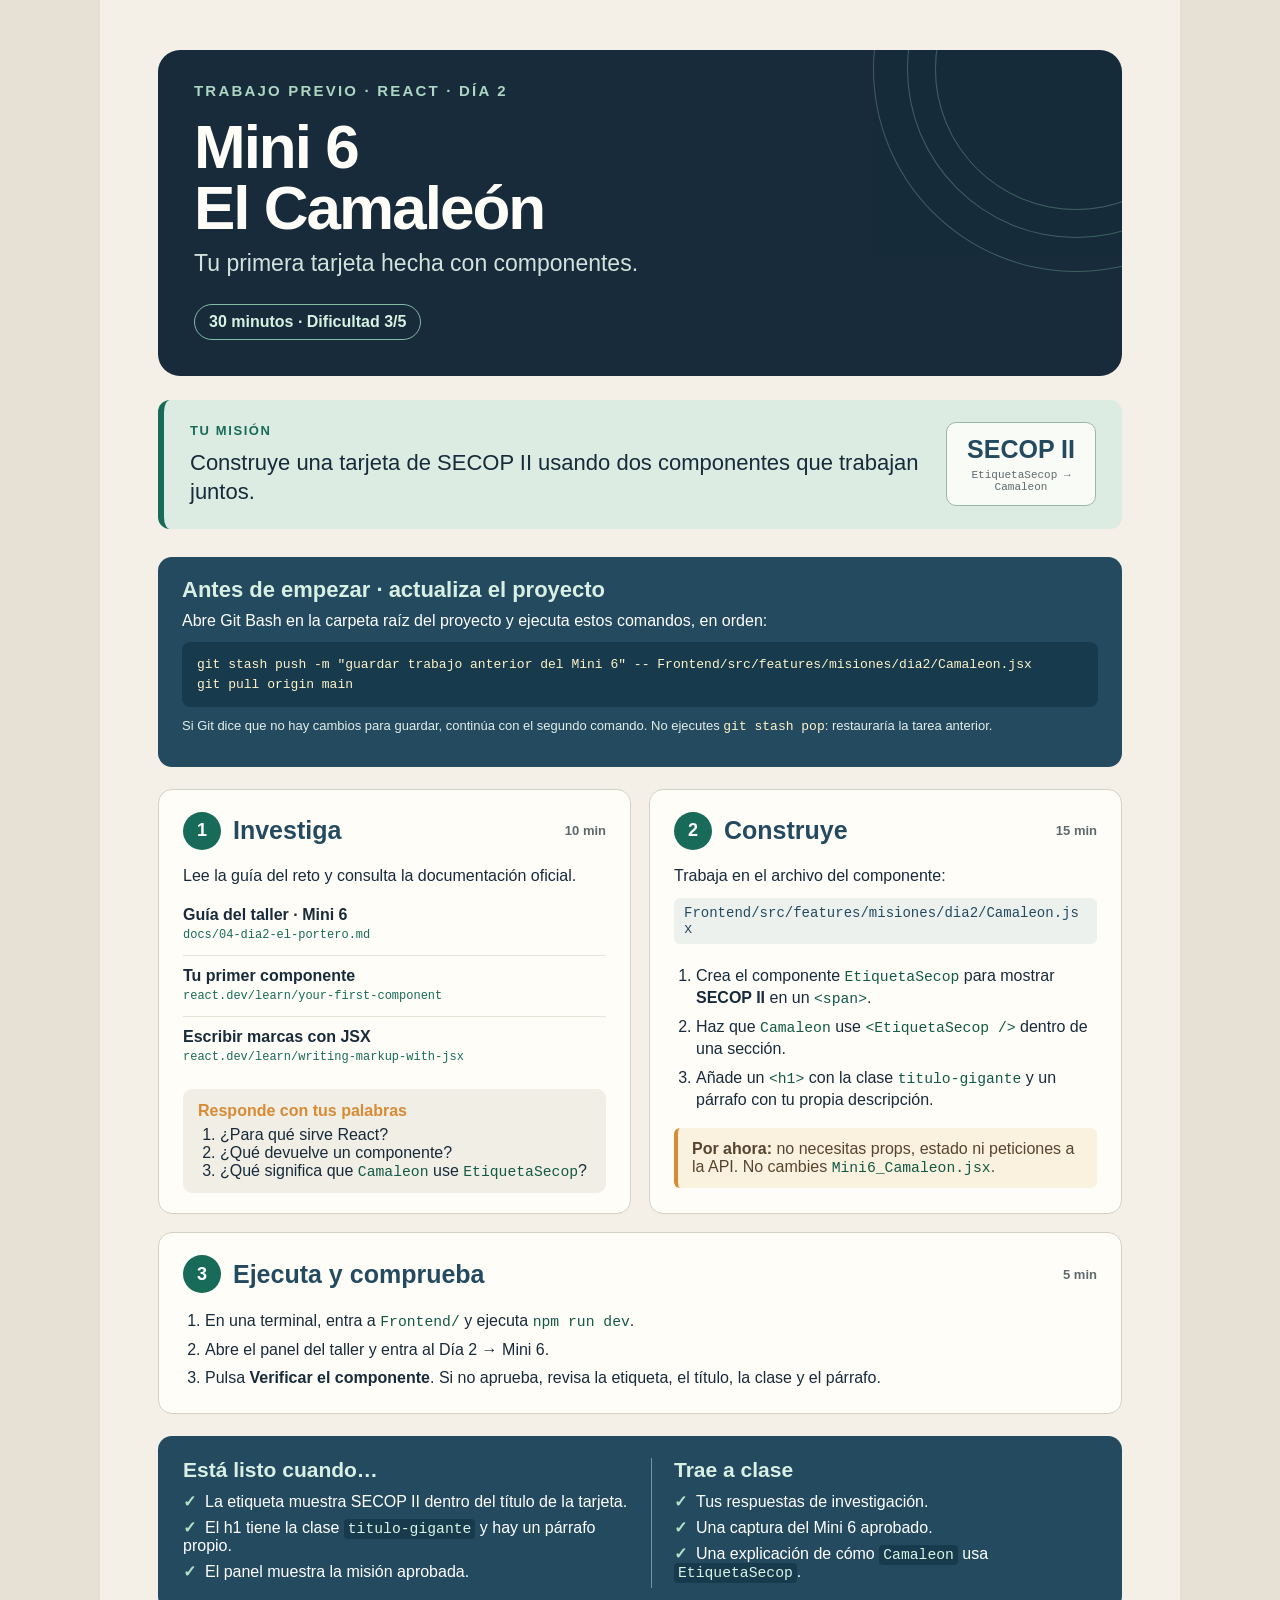
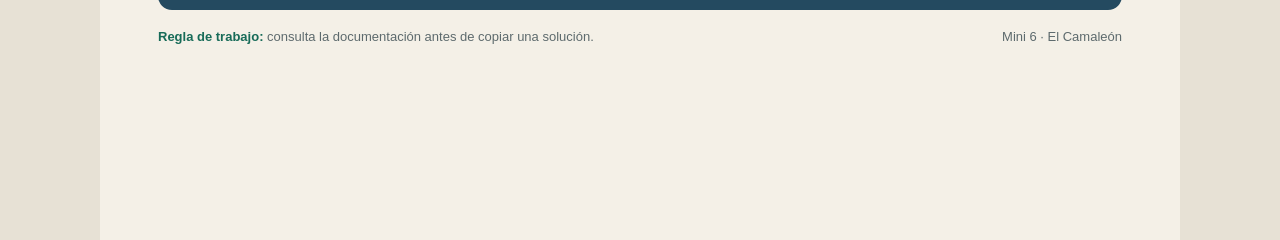
<file: docs/mini6-tarea-previa.html>
<!doctype html>
<html lang="es">
<head>
  <meta charset="utf-8">
  <meta name="viewport" content="width=device-width, initial-scale=1">
  <title>Mini 6 | Primera tarjeta React</title>
  <style>
    :root {
      color-scheme: light;
      --papel: #f4f0e7;
      --tinta: #172b3a;
      --azul: #244a60;
      --verde: #176b58;
      --menta: #dcece2;
      --ambar: #d78b35;
      --linea: #d5d0c4;
      --gris: #5d6a6d;
      --blanco: #fffdf8;
    }
    * { box-sizing: border-box; }
    html, body { margin: 0; width: 100%; min-height: 100%; background: #e7e1d5; }
    body { font-family: "Segoe UI", Arial, sans-serif; color: var(--tinta); }
    .pagina {
      width: 1080px;
      min-height: 1840px;
      margin: 0 auto;
      padding: 50px 58px 48px;
      background: var(--papel);
      overflow: hidden;
      position: relative;
    }
    .cabecera {
      position: relative;
      padding: 32px 36px 36px;
      color: var(--blanco);
      background: var(--tinta);
      border-radius: 22px;
      overflow: hidden;
    }
    .cabecera::after {
      content: "";
      position: absolute;
      width: 280px;
      height: 280px;
      right: -95px;
      top: -122px;
      border: 1px solid #74a897;
      border-radius: 50%;
      box-shadow: 0 0 0 27px #172b3a, 0 0 0 28px #74a897, 0 0 0 61px #172b3a, 0 0 0 62px #74a897;
      opacity: .42;
    }
    .eyebrow { color: #acd6c1; font-size: 15px; font-weight: 700; letter-spacing: 2.2px; text-transform: uppercase; }
    h1 { max-width: 730px; margin: 18px 0 8px; font-size: 62px; line-height: .98; letter-spacing: -2px; }
    .subtitulo { margin: 0; color: #d4e2dc; font-size: 23px; }
    .duracion { display: inline-block; margin-top: 24px; padding: 8px 14px; border: 1px solid #83bba5; border-radius: 30px; color: #d5f2e2; font-weight: 700; }
    .objetivo {
      display: grid;
      grid-template-columns: 1fr 150px;
      gap: 24px;
      align-items: center;
      margin: 24px 0 28px;
      padding: 22px 26px;
      background: var(--menta);
      border-left: 6px solid var(--verde);
      border-radius: 12px;
    }
    .etiqueta { margin: 0 0 7px; color: var(--verde); font-size: 13px; font-weight: 800; letter-spacing: 1.6px; text-transform: uppercase; }
    .objetivo p:last-child { margin: 0; font-size: 22px; line-height: 1.35; }
    .mini-h1 { padding: 12px 10px; border: 1px solid #9ab8a9; border-radius: 10px; background: #f8fbf6; text-align: center; }
    .mini-h1 strong { display: block; font-size: 25px; color: var(--azul); }
    .mini-h1 span { display: block; margin-top: 5px; color: var(--gris); font: 11px Consolas, monospace; }
    .sync { margin: 22px 0; padding: 20px 24px; color: white; background: var(--azul); border-radius: 14px; }
    .sync h2 { margin: 0 0 6px; color: #d8f0e4; font-size: 22px; }
    .sync p { margin: 5px 0 10px; }
    .sync pre { margin: 10px 0; padding: 13px 15px; overflow: auto; border-radius: 8px; background: #173b4d; color: #f4f7f2; white-space: pre-wrap; overflow-wrap: anywhere; }
    .sync code { color: #fff3c8; font: 13px/1.5 Consolas, monospace; }
    .sync .aviso { color: #e1eee8; font-size: 13px; }
    .pasos { display: grid; grid-template-columns: 1fr 1fr; gap: 18px; }
    .paso {
      position: relative;
      padding: 22px 24px 20px;
      border: 1px solid var(--linea);
      border-radius: 14px;
      background: var(--blanco);
    }
    .paso h2 { display: flex; align-items: center; gap: 12px; margin: 0 0 14px; color: var(--azul); font-size: 25px; }
    .numero { display: grid; width: 38px; height: 38px; place-items: center; border-radius: 50%; background: var(--verde); color: white; font-size: 18px; }
    .tiempo { margin-left: auto; color: var(--gris); font-size: 13px; font-weight: 700; white-space: nowrap; }
    p { margin: 8px 0; line-height: 1.45; }
    .lecturas { margin: 0; padding: 0; list-style: none; }
    .lecturas li { padding: 11px 0; border-top: 1px solid #e8e3d9; }
    .lecturas li:first-child { border-top: 0; }
    .lecturas strong { display: block; color: var(--tinta); }
    .url { display: block; margin-top: 3px; color: var(--verde); font: 12px/1.4 Consolas, monospace; overflow-wrap: anywhere; }
    .preguntas { margin: 13px 0 0; padding: 13px 15px; border-radius: 9px; background: #f1eee6; }
    .preguntas strong { color: var(--ambar); }
    .preguntas ol { margin: 6px 0 0; padding-left: 22px; }
    .paso-ancho { grid-column: 1 / -1; }
    .archivo { display: inline-block; margin: 3px 0 10px; padding: 7px 10px; border-radius: 6px; background: #edf1ee; color: var(--azul); font: 14px Consolas, monospace; overflow-wrap: anywhere; }
    .lista-pasos { margin: 8px 0 0; padding-left: 22px; }
    .lista-pasos li { padding: 3px 0; line-height: 1.4; }
    code { color: #125946; font:  .92em Consolas, monospace; }
    .nota { margin-top: 14px; padding: 12px 14px; border-left: 4px solid var(--ambar); background: #fbf1df; border-radius: 6px; color: #57452d; }
    .resultado {
      display: grid;
      grid-template-columns: 1fr 1fr;
      gap: 22px;
      margin-top: 22px;
      padding: 22px 25px;
      border-radius: 14px;
      background: var(--azul);
      color: white;
    }
    .resultado h2 { margin: 0 0 10px; color: #d8f0e4; font-size: 21px; }
    .resultado code { color: #d9f3e4; background: #173b4d; padding: 2px 4px; border-radius: 4px; }
    .check { margin: 0; padding: 0; list-style: none; }
    .check li { margin: 7px 0; }
    .check li::before { content: "✓"; margin-right: 9px; color: #b7e1c7; font-weight: 900; }
    .entrega { padding-left: 22px; border-left: 1px solid #7594a3; }
    .pie { display: flex; justify-content: space-between; gap: 18px; margin-top: 19px; color: var(--gris); font-size: 13px; }
    .pie strong { color: var(--verde); }
    @media (max-width: 1080px) {
      .pagina { width: 100%; min-height: 100vh; padding: 24px; }
      h1 { font-size: clamp(42px, 8vw, 62px); }
      .pasos, .resultado { grid-template-columns: 1fr; }
      .paso-ancho { grid-column: auto; }
      .entrega { padding: 14px 0 0; border-left: 0; border-top: 1px solid #7594a3; }
    }
    @media print {
      @page { size: A4 portrait; margin: 7mm; }
      html, body { width: auto; background: white; }
      .pagina { width: 100%; min-height: 0; padding: 0; }
    }
  </style>
</head>
<body>
  <main class="pagina">
    <header class="cabecera">
      <div class="eyebrow">Trabajo previo · React · Día 2</div>
      <h1>Mini 6<br>El Camaleón</h1>
      <p class="subtitulo">Tu primera tarjeta hecha con componentes.</p>
      <span class="duracion">30 minutos · Dificultad 3/5</span>
    </header>

    <section class="objetivo">
      <div>
        <p class="etiqueta">Tu misión</p>
        <p>Construye una tarjeta de SECOP II usando dos componentes que trabajan juntos.</p>
      </div>
      <div class="mini-h1"><strong>SECOP II</strong><span>EtiquetaSecop → Camaleon</span></div>
    </section>

    <section class="sync">
      <h2>Antes de empezar · actualiza el proyecto</h2>
      <p>Abre Git Bash en la carpeta raíz del proyecto y ejecuta estos comandos, en orden:</p>
      <pre><code>git stash push -m "guardar trabajo anterior del Mini 6" -- Frontend/src/features/misiones/dia2/Camaleon.jsx
git pull origin main</code></pre>
      <p class="aviso">Si Git dice que no hay cambios para guardar, continúa con el segundo comando. No ejecutes <code>git stash pop</code>: restauraría la tarea anterior.</p>
    </section>

    <section class="pasos">
      <article class="paso">
        <h2><span class="numero">1</span> Investiga <span class="tiempo">10 min</span></h2>
        <p>Lee la guía del reto y consulta la documentación oficial.</p>
        <ul class="lecturas">
          <li><strong>Guía del taller · Mini 6</strong><span class="url">docs/04-dia2-el-portero.md</span></li>
          <li><strong>Tu primer componente</strong><span class="url">react.dev/learn/your-first-component</span></li>
          <li><strong>Escribir marcas con JSX</strong><span class="url">react.dev/learn/writing-markup-with-jsx</span></li>
        </ul>
        <div class="preguntas">
          <strong>Responde con tus palabras</strong>
          <ol>
            <li>¿Para qué sirve React?</li>
            <li>¿Qué devuelve un componente?</li>
            <li>¿Qué significa que <code>Camaleon</code> use <code>EtiquetaSecop</code>?</li>
          </ol>
        </div>
      </article>

      <article class="paso">
        <h2><span class="numero">2</span> Construye <span class="tiempo">15 min</span></h2>
        <p>Trabaja en el archivo del componente:</p>
        <span class="archivo">Frontend/src/features/misiones/dia2/Camaleon.jsx</span>
        <ol class="lista-pasos">
          <li>Crea el componente <code>EtiquetaSecop</code> para mostrar <strong>SECOP II</strong> en un <code>&lt;span&gt;</code>.</li>
          <li>Haz que <code>Camaleon</code> use <code>&lt;EtiquetaSecop /&gt;</code> dentro de una sección.</li>
          <li>Añade un <code>&lt;h1&gt;</code> con la clase <code>titulo-gigante</code> y un párrafo con tu propia descripción.</li>
        </ol>
        <div class="nota"><strong>Por ahora:</strong> no necesitas props, estado ni peticiones a la API. No cambies <code>Mini6_Camaleon.jsx</code>.</div>
      </article>

      <article class="paso paso-ancho">
        <h2><span class="numero">3</span> Ejecuta y comprueba <span class="tiempo">5 min</span></h2>
        <ol class="lista-pasos">
          <li>En una terminal, entra a <code>Frontend/</code> y ejecuta <code>npm run dev</code>.</li>
          <li>Abre el panel del taller y entra al Día 2 → Mini 6.</li>
          <li>Pulsa <strong>Verificar el componente</strong>. Si no aprueba, revisa la etiqueta, el título, la clase y el párrafo.</li>
        </ol>
      </article>
    </section>

    <section class="resultado">
      <div>
        <h2>Está listo cuando…</h2>
        <ul class="check">
          <li>La etiqueta muestra SECOP II dentro del título de la tarjeta.</li>
          <li>El h1 tiene la clase <code>titulo-gigante</code> y hay un párrafo propio.</li>
          <li>El panel muestra la misión aprobada.</li>
        </ul>
      </div>
      <div class="entrega">
        <h2>Trae a clase</h2>
        <ul class="check">
          <li>Tus respuestas de investigación.</li>
          <li>Una captura del Mini 6 aprobado.</li>
          <li>Una explicación de cómo <code>Camaleon</code> usa <code>EtiquetaSecop</code>.</li>
        </ul>
      </div>
    </section>

    <footer class="pie">
      <span><strong>Regla de trabajo:</strong> consulta la documentación antes de copiar una solución.</span>
      <span>Mini 6 · El Camaleón</span>
    </footer>
  </main>
</body>
</html>
</file>
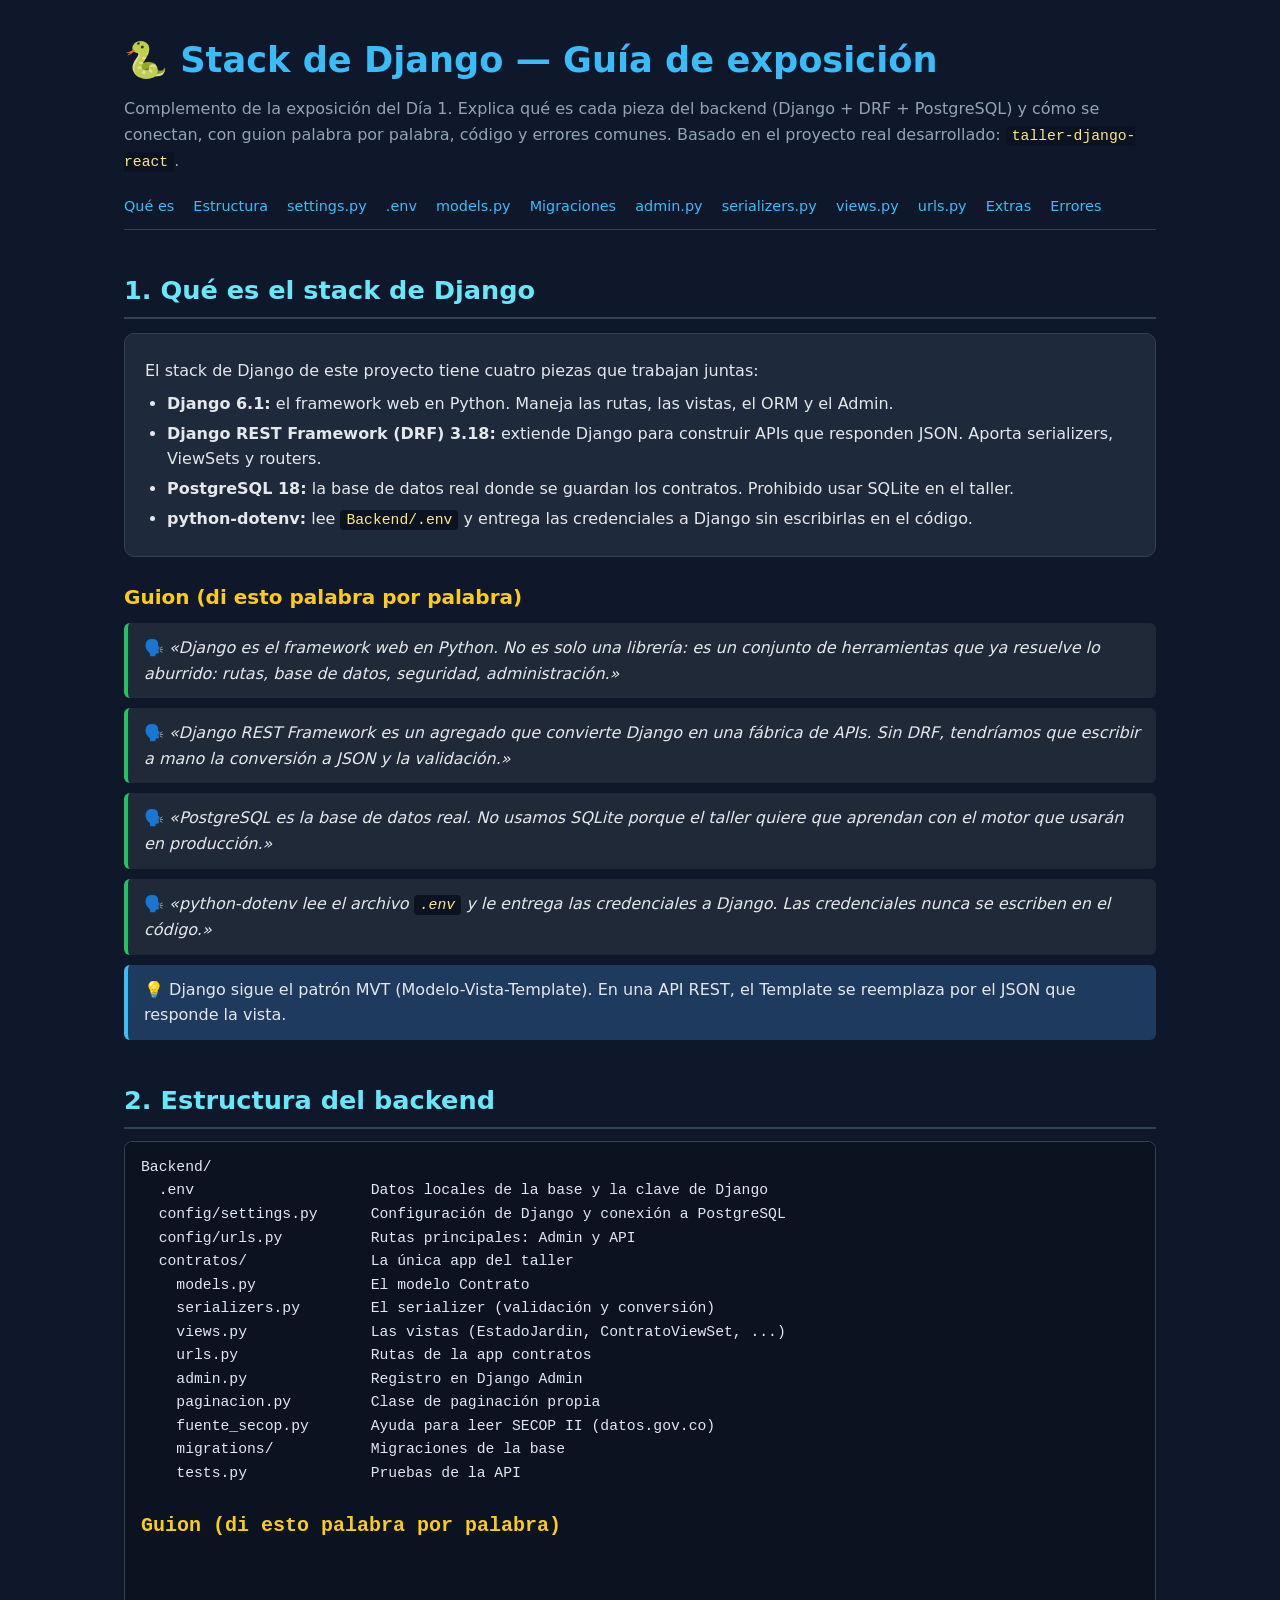
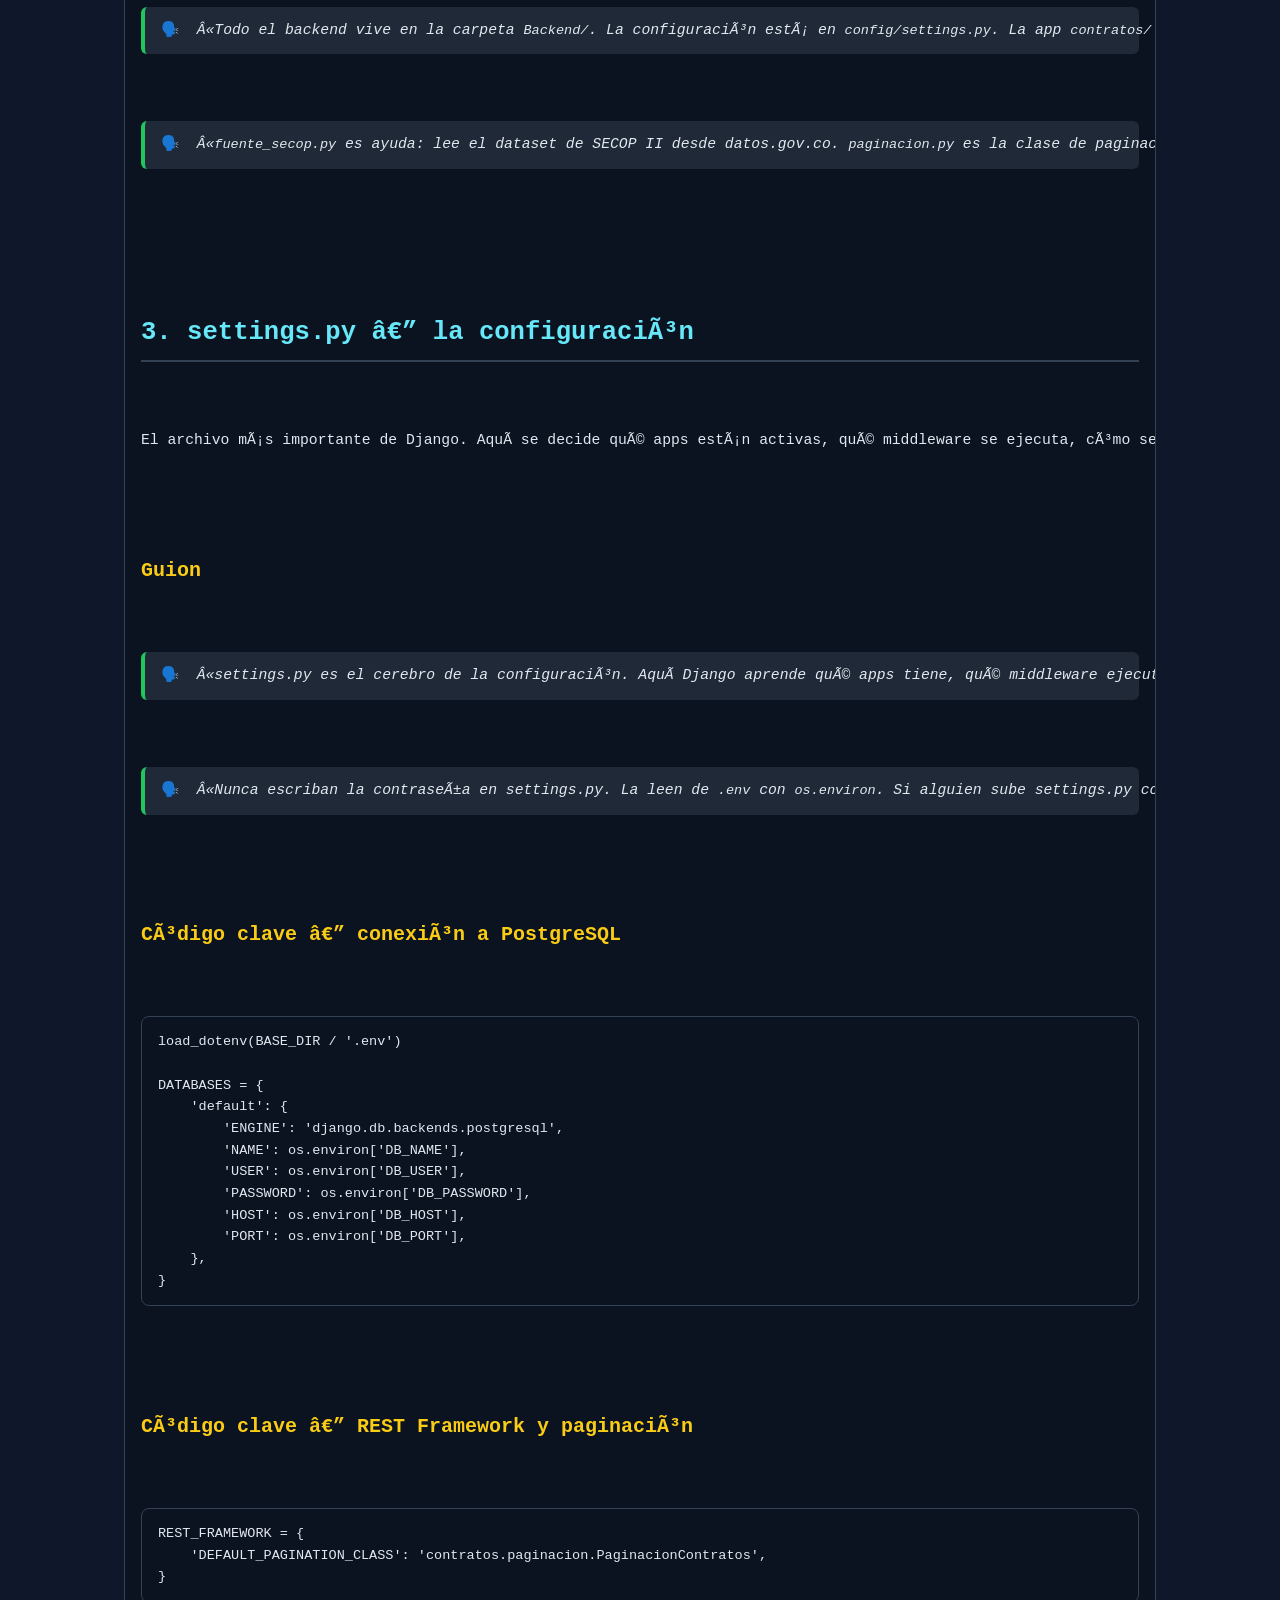
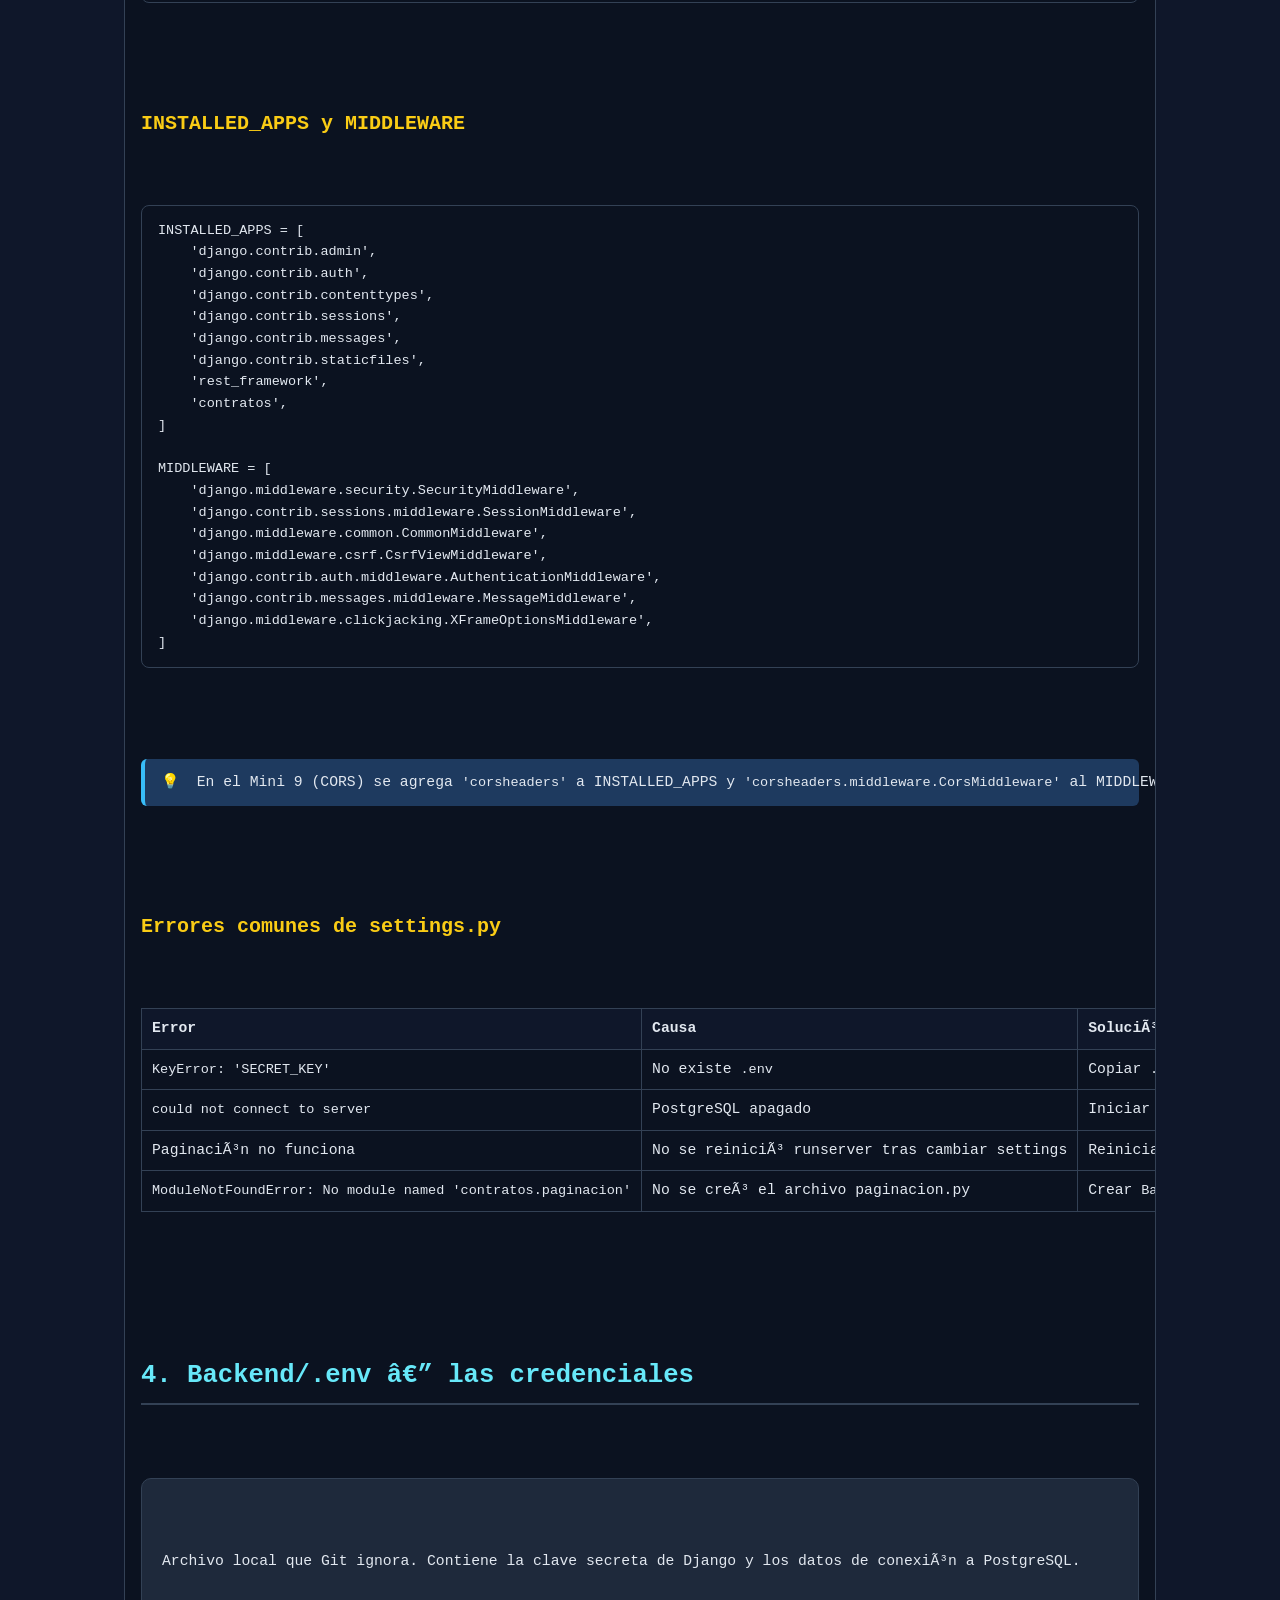
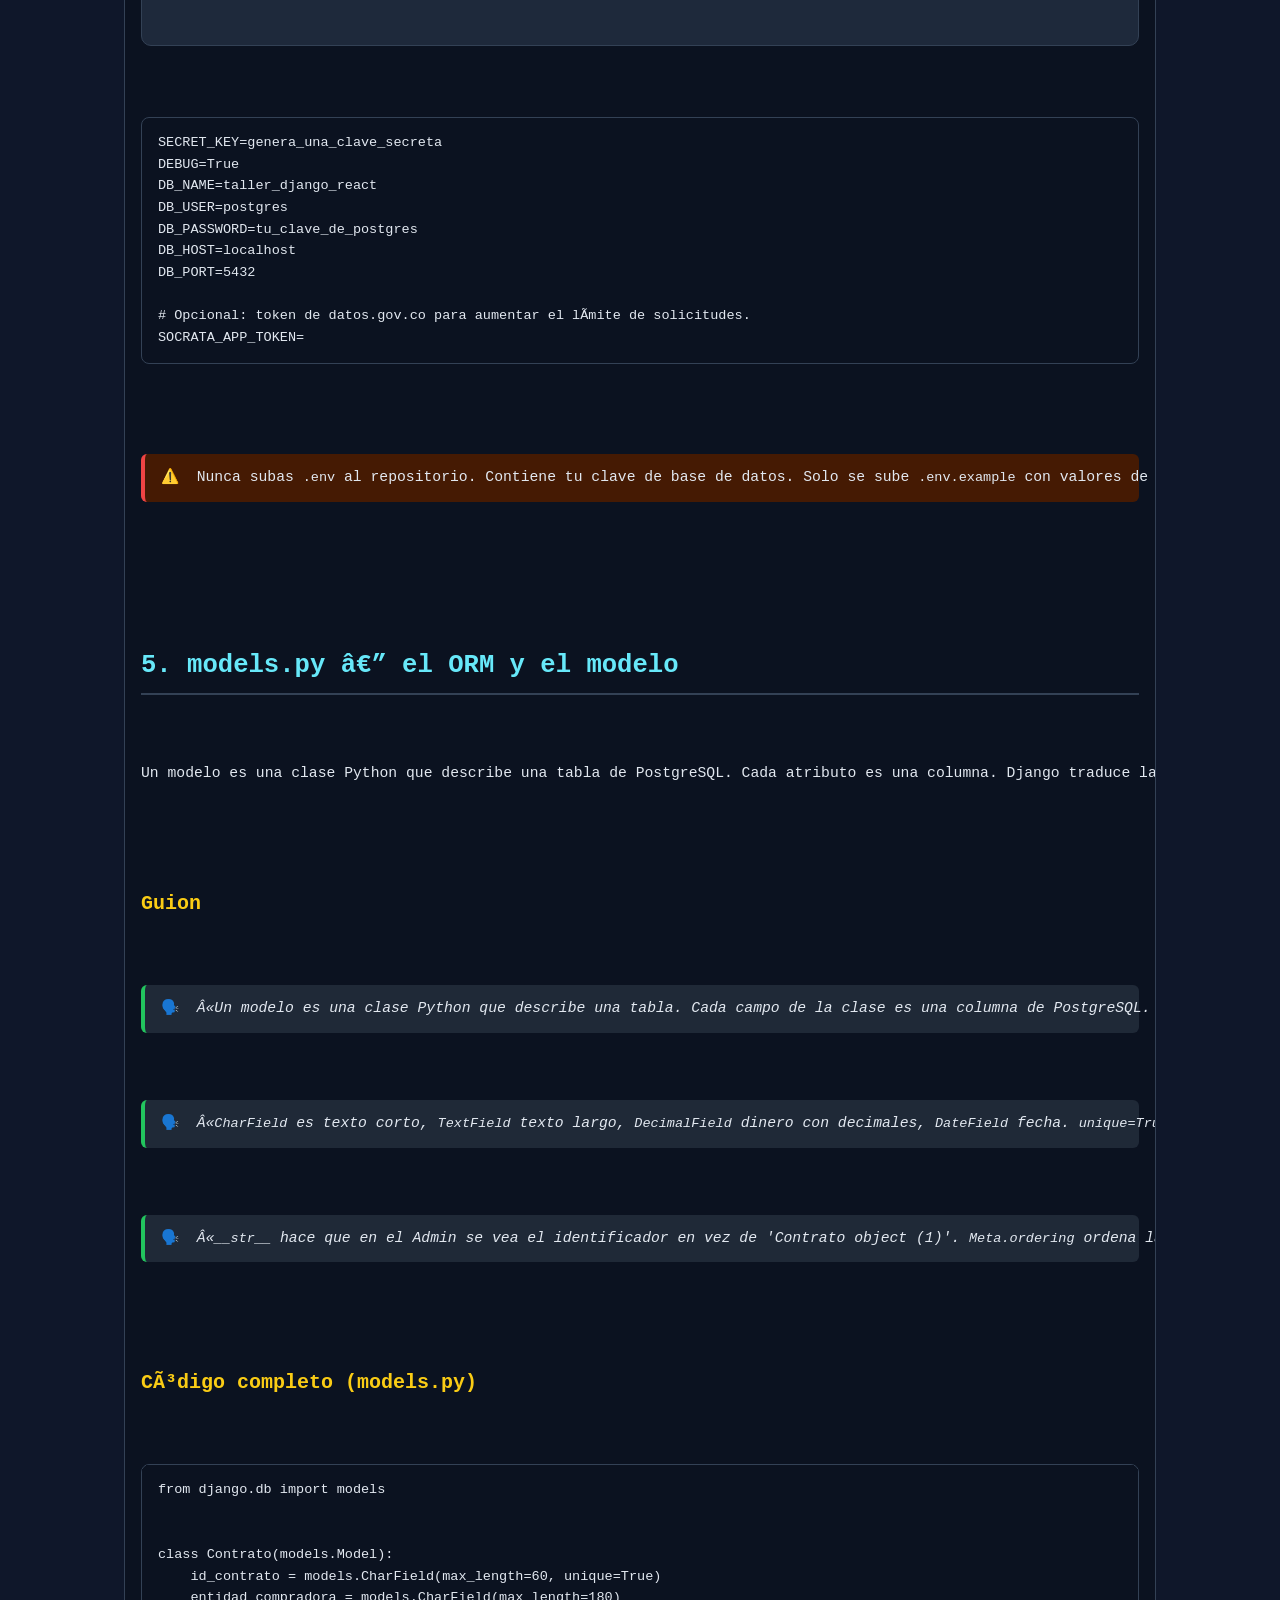
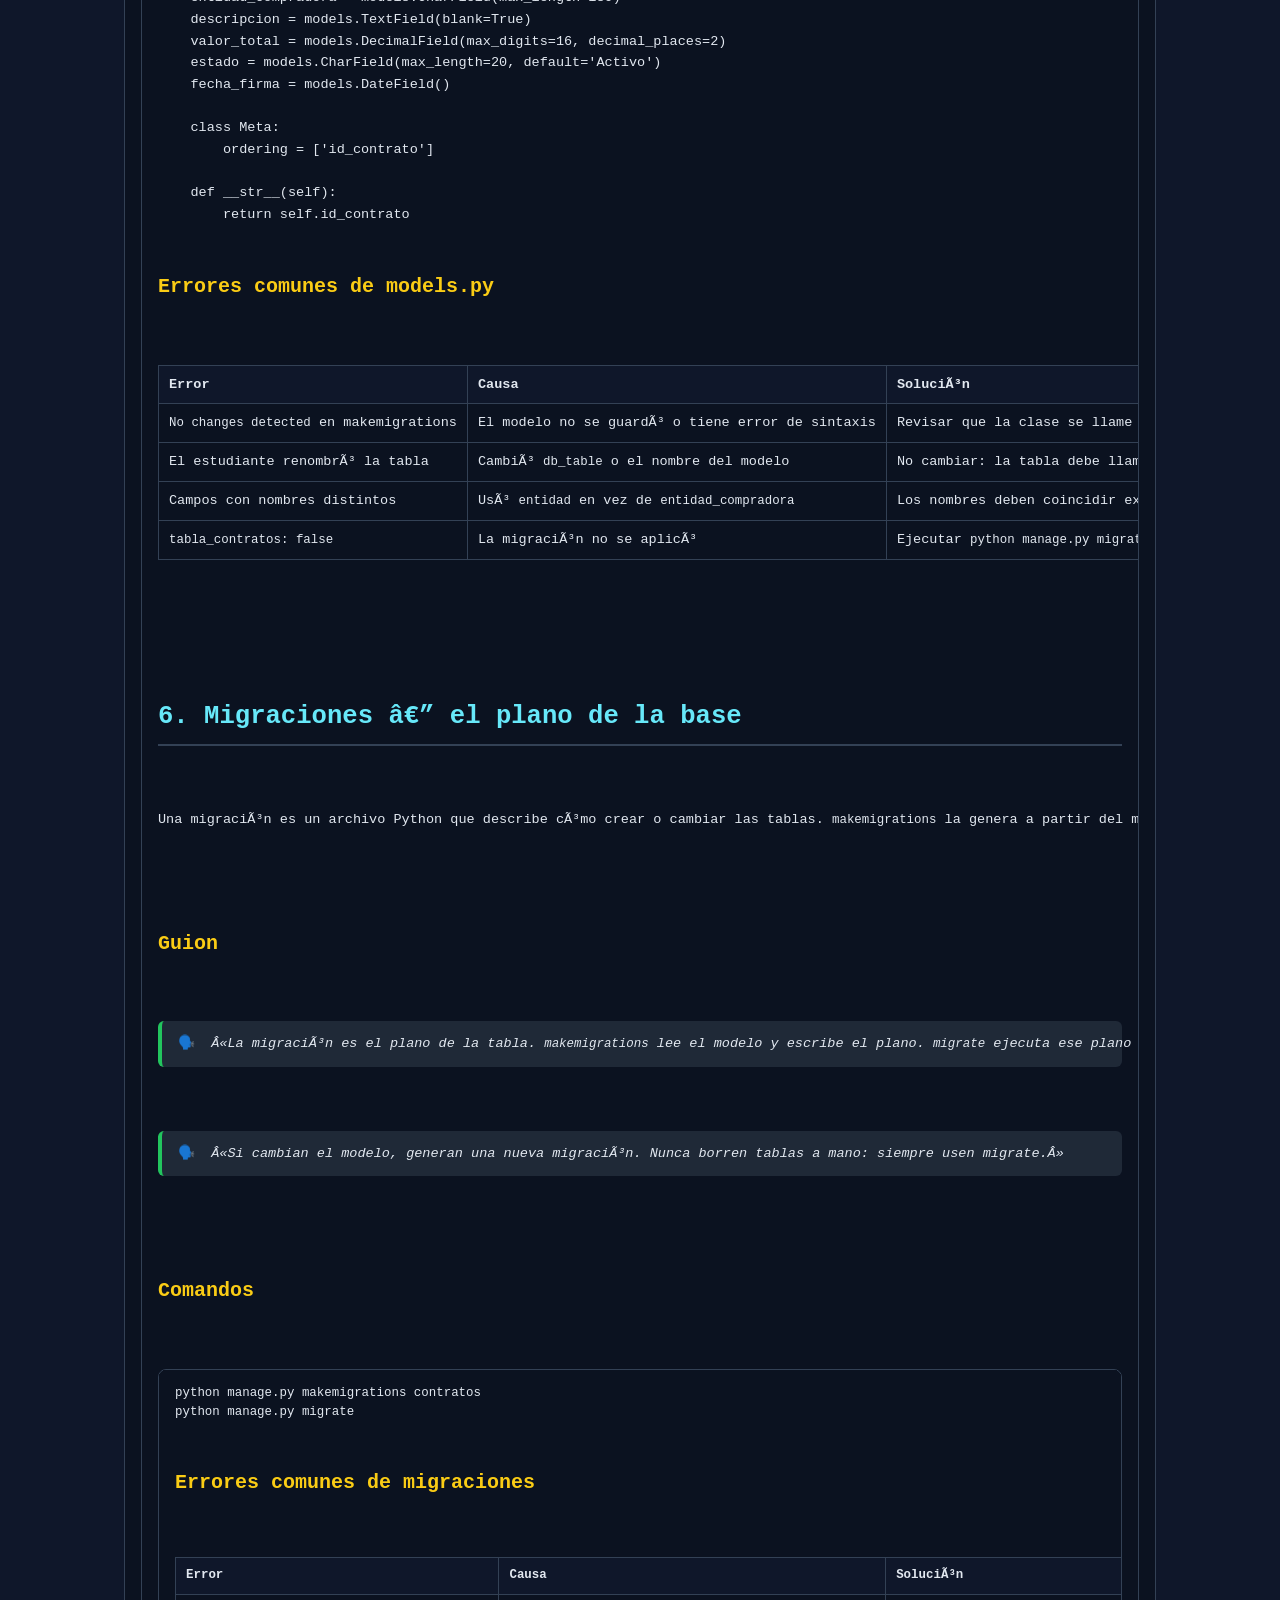
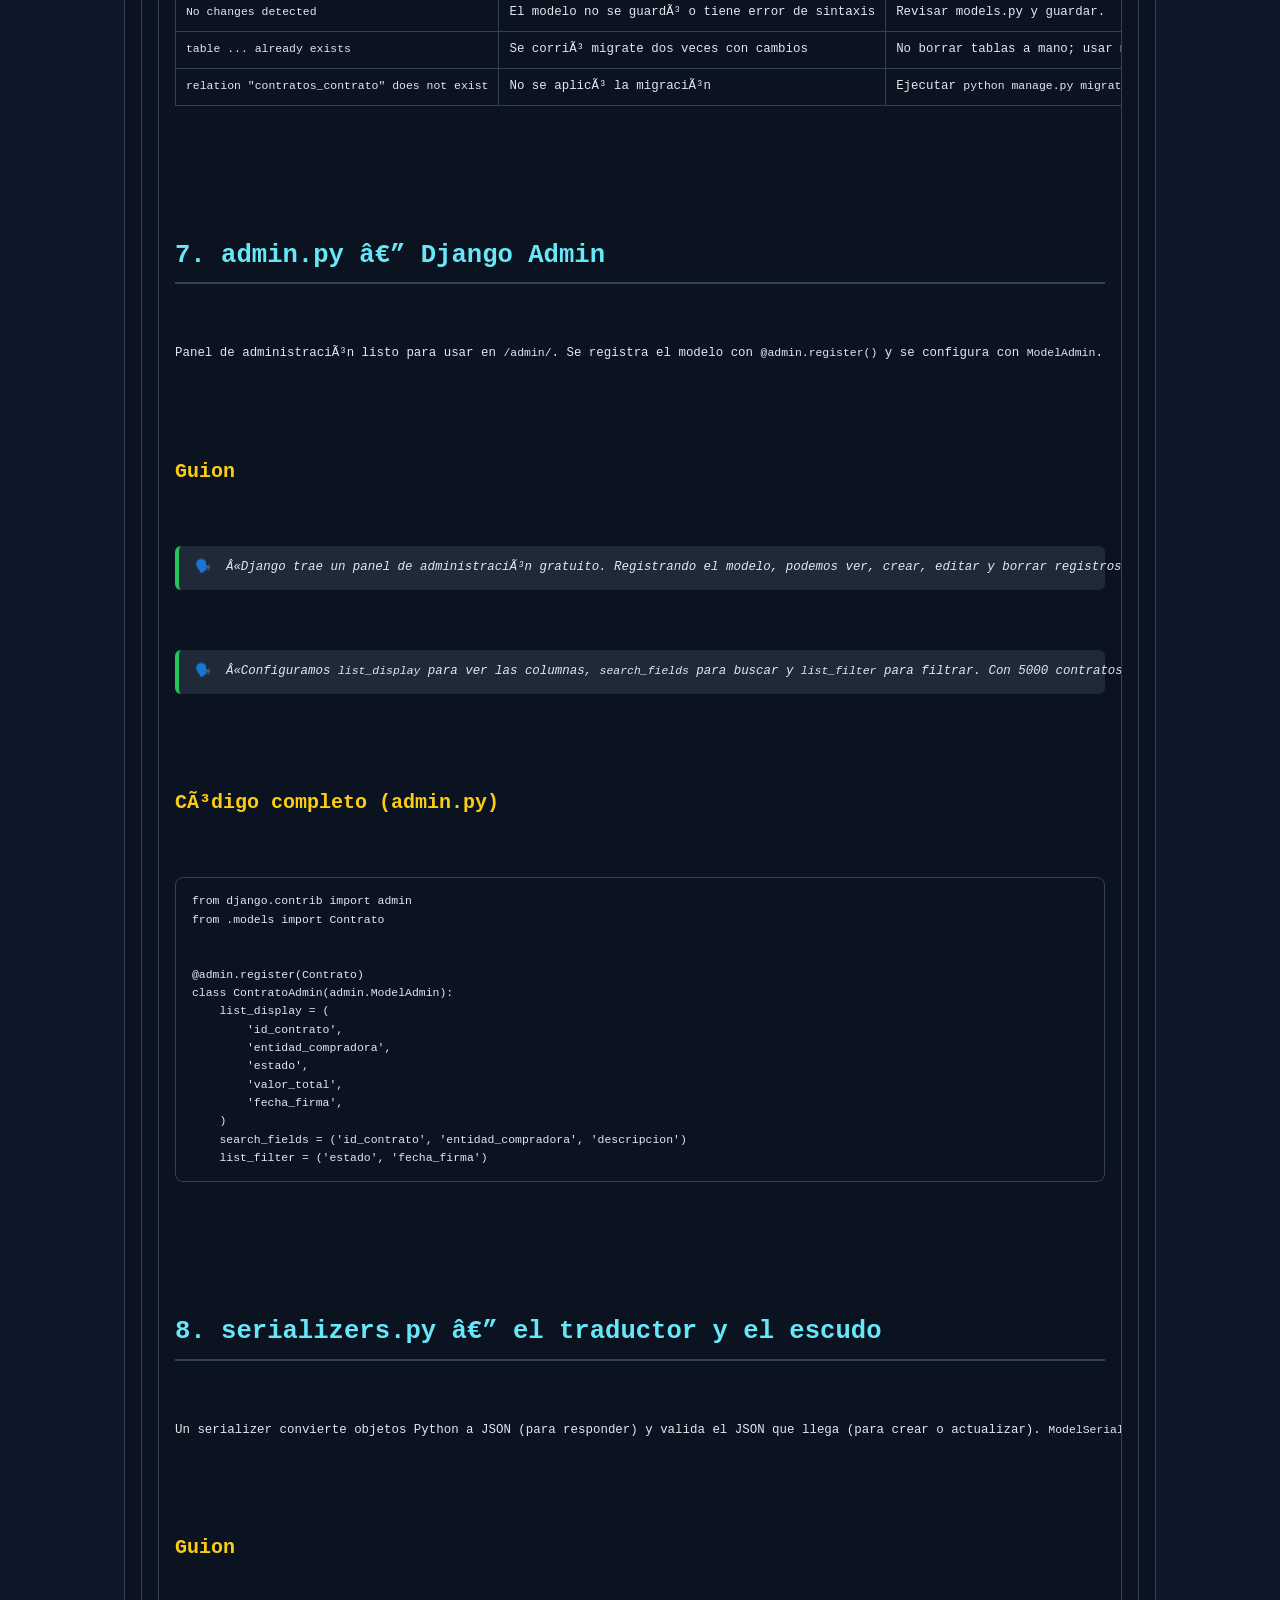
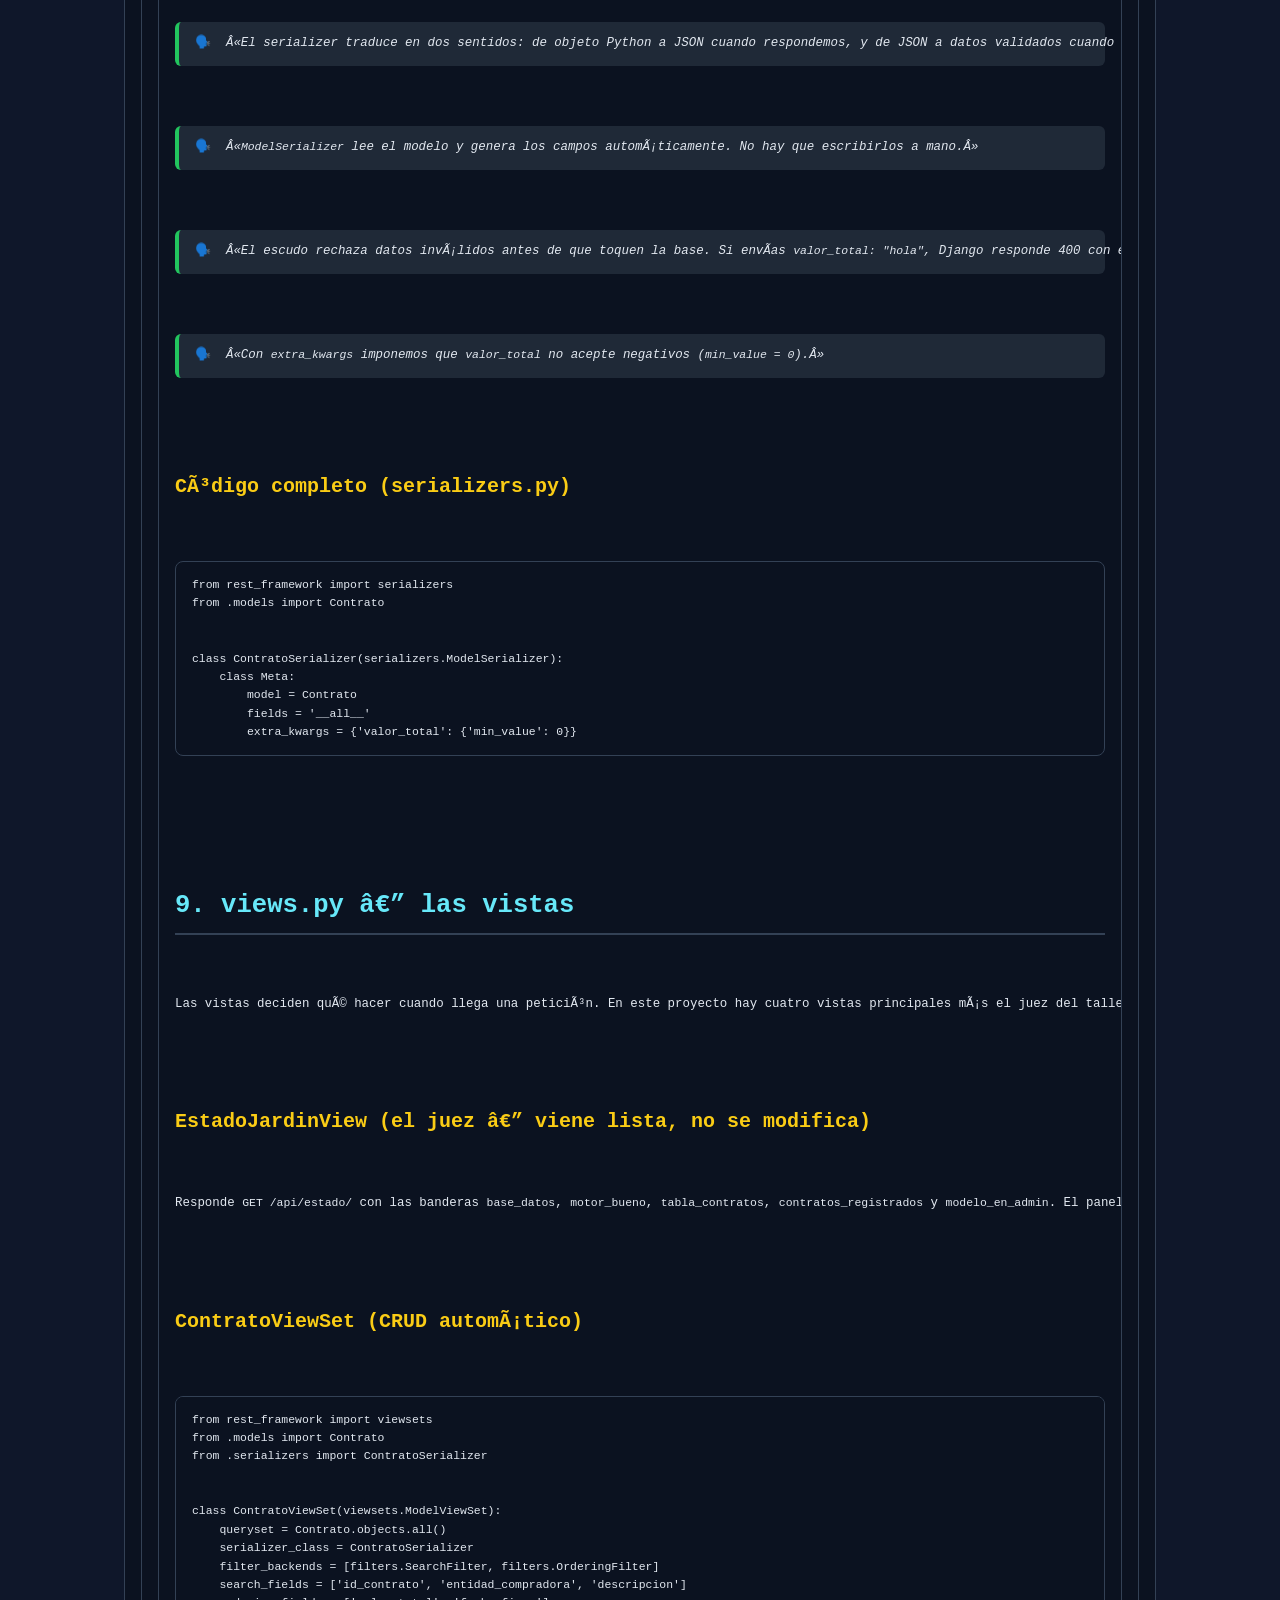
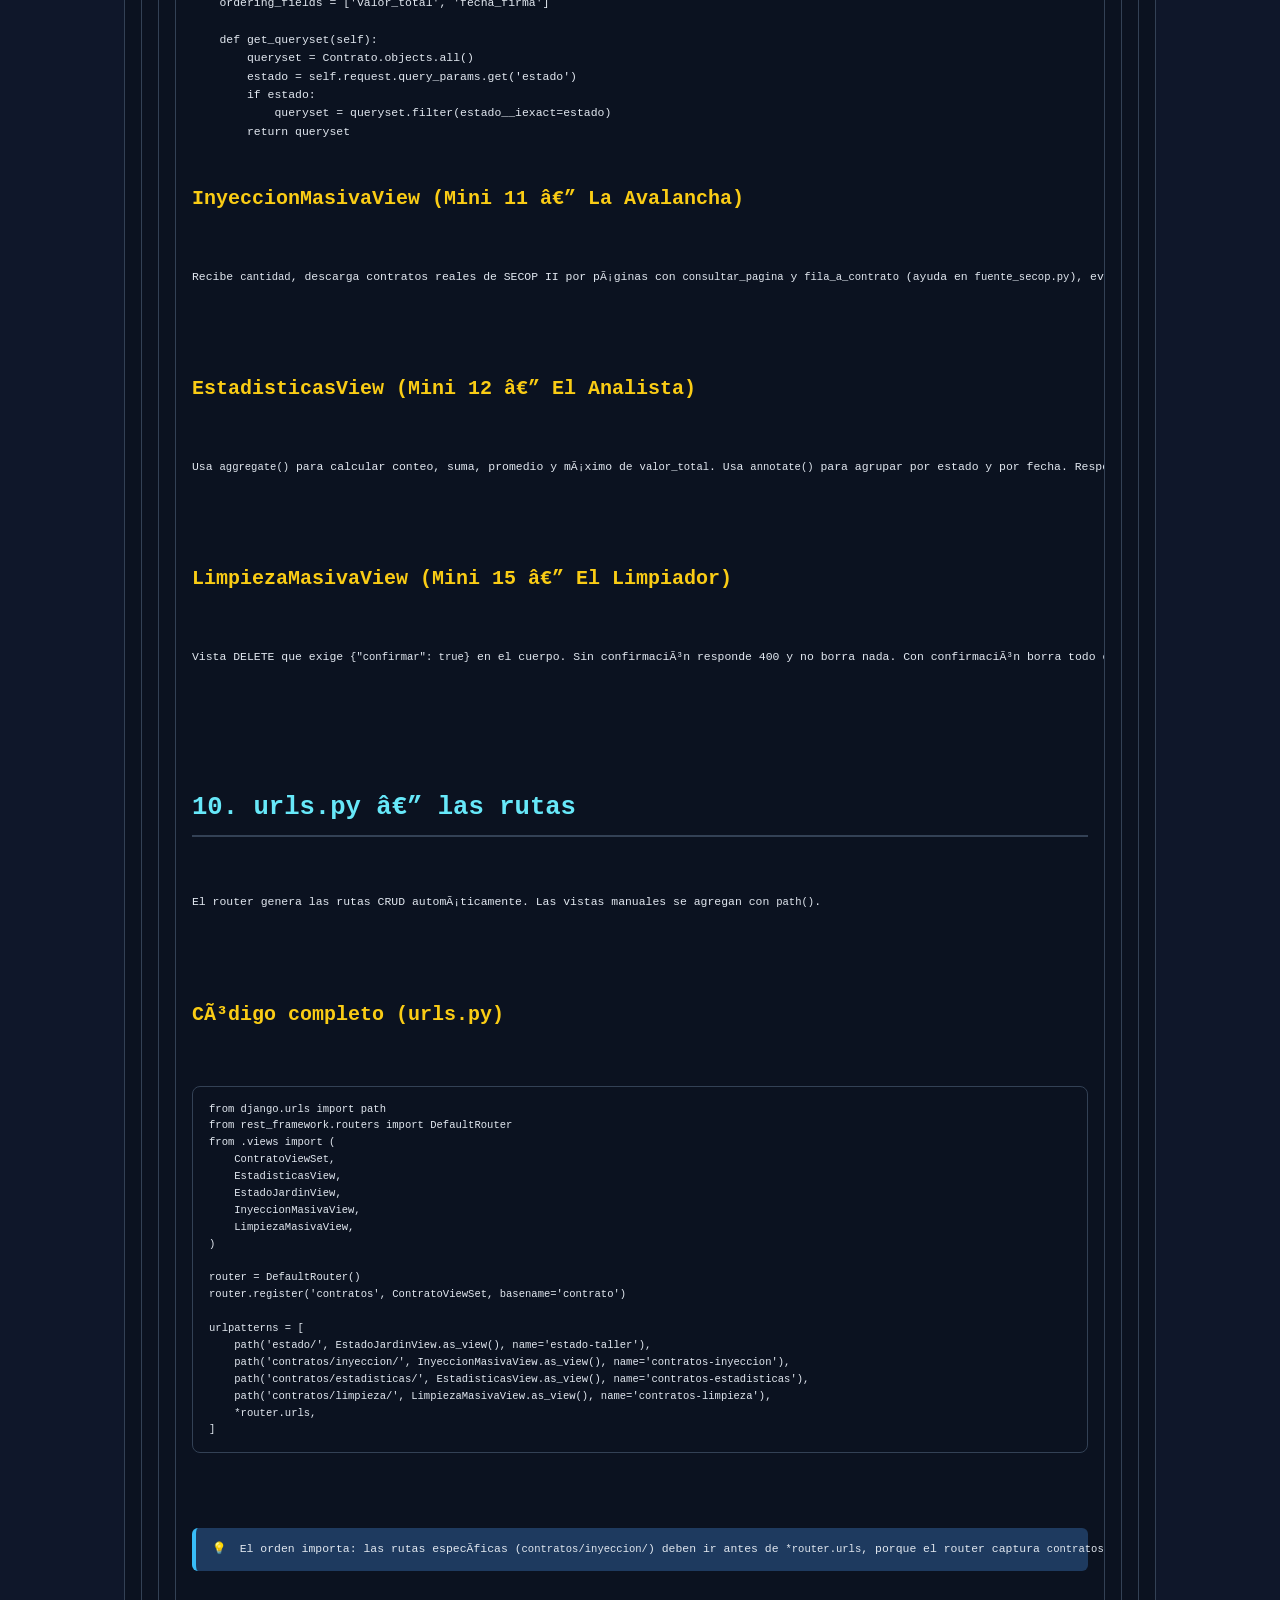
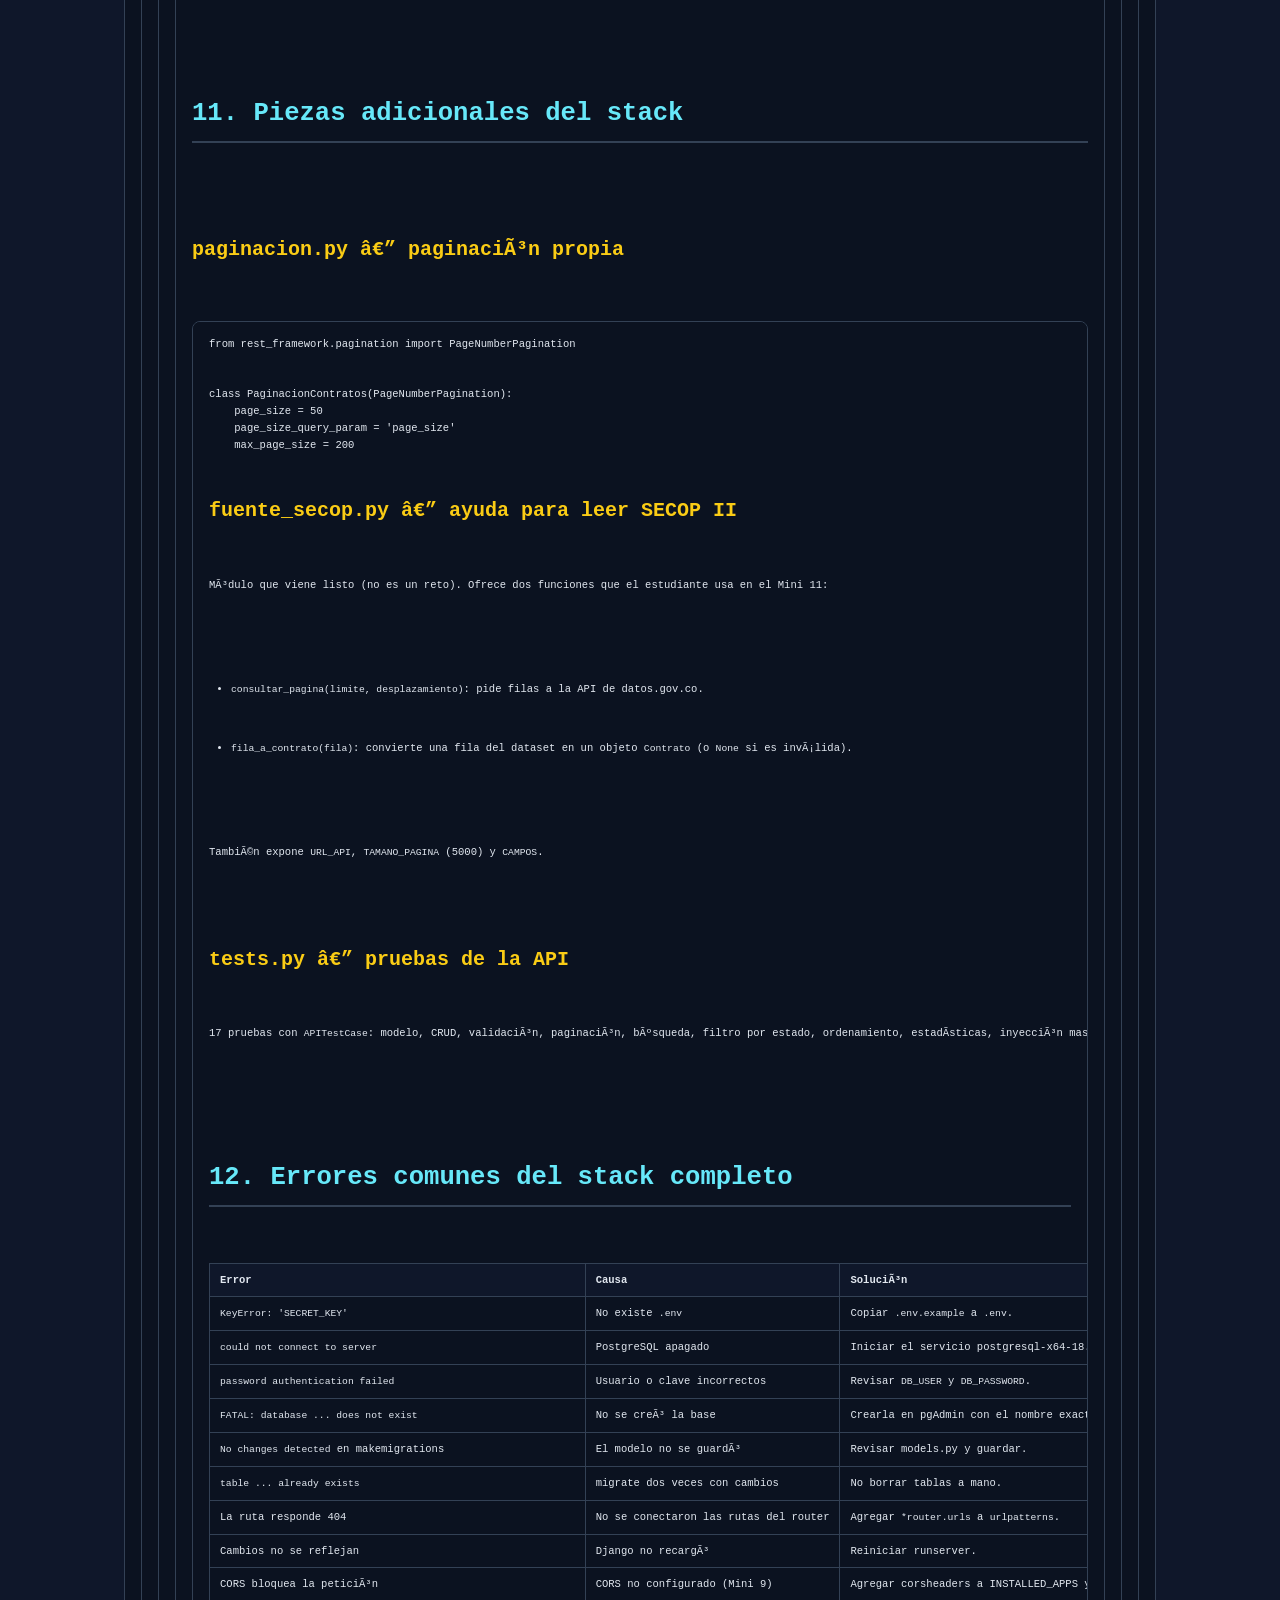
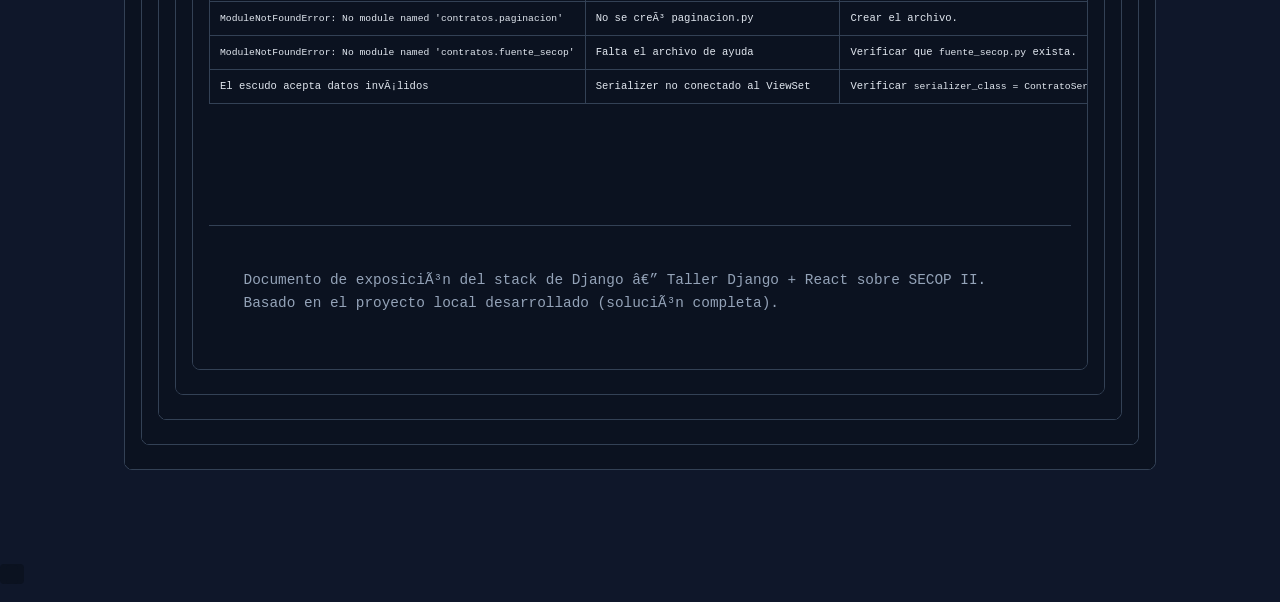
<file: docs/stack-django.html>
<!DOCTYPE html>
<html lang="es">
<head>
<meta charset="UTF-8">
<meta name="viewport" content="width=device-width, initial-scale=1.0">
<title>Stack de Django — Guía de exposición</title>
<style>
  :root {
    --bg: #0f172a; --panel: #111827; --card: #1e293b; --text: #e5e7eb;
    --muted: #94a3b8; --accent: #38bdf8; --green: #22c55e; --yellow: #facc15;
    --red: #ef4444; --border: #334155; --codebg: #0b1220;
  }
  * { box-sizing: border-box; }
  body { margin: 0; font-family: "Segoe UI", system-ui, sans-serif; background: var(--bg); color: var(--text); line-height: 1.6; }
  .wrap { max-width: 1080px; margin: 0 auto; padding: 32px 24px 80px; }
  h1 { font-size: 2.2rem; margin: 0 0 8px; color: var(--accent); }
  h2 { font-size: 1.6rem; margin: 40px 0 12px; color: #67e8f9; border-bottom: 2px solid var(--border); padding-bottom: 6px; }
  h3 { font-size: 1.25rem; margin: 24px 0 8px; color: var(--yellow); }
  p { margin: 8px 0; }
  ul, ol { padding-left: 22px; margin: 8px 0; }
  li { margin: 4px 0; }
  code { background: var(--codebg); color: #fde68a; padding: 2px 6px; border-radius: 4px; font-family: Consolas, monospace; font-size: 0.92em; }
  pre { background: var(--codebg); border: 1px solid var(--border); border-radius: 8px; padding: 14px 16px; overflow-x: auto; margin: 10px 0; }
  pre code { background: transparent; padding: 0; color: #e2e8f0; }
  .card { background: var(--card); border: 1px solid var(--border); border-radius: 10px; padding: 16px 20px; margin: 14px 0; }
  .say { background: #1f2937; border-left: 4px solid var(--green); padding: 12px 16px; margin: 10px 0; border-radius: 6px; font-style: italic; }
  .say::before { content: "🗣️  "; font-style: normal; }
  .warn { background: #451a03; border-left: 4px solid var(--red); padding: 12px 16px; margin: 10px 0; border-radius: 6px; }
  .warn::before { content: "⚠️  "; }
  .tip { background: #1e3a5f; border-left: 4px solid var(--accent); padding: 12px 16px; margin: 10px 0; border-radius: 6px; }
  .tip::before { content: "💡  "; }
  .ok { background: #14532d; border-left: 4px solid var(--green); padding: 12px 16px; margin: 10px 0; border-radius: 6px; }
  .ok::before { content: "✅  "; }
  .nav { position: sticky; top: 0; background: var(--bg); border-bottom: 1px solid var(--border); padding: 10px 0; z-index: 10; }
  .nav a { color: var(--accent); margin-right: 14px; text-decoration: none; font-size: 0.9rem; }
  .nav a:hover { text-decoration: underline; }
  table { border-collapse: collapse; width: 100%; margin: 10px 0; }
  th, td { border: 1px solid var(--border); padding: 8px 10px; text-align: left; }
  th { background: #0f172a; }
  footer { margin-top: 60px; color: var(--muted); font-size: 0.9rem; border-top: 1px solid var(--border); padding-top: 20px; }
</style>
</head>
<body>
<div class="wrap">
  <h1>🐍 Stack de Django — Guía de exposición</h1>
  <p style="color:var(--muted)">Complemento de la exposición del Día 1. Explica qué es cada pieza del backend (Django + DRF + PostgreSQL) y cómo se conectan, con guion palabra por palabra, código y errores comunes. Basado en el proyecto real desarrollado: <code>taller-django-react</code>.</p>

  <div class="nav">
    <a href="#que">Qué es</a>
    <a href="#estructura">Estructura</a>
    <a href="#settings">settings.py</a>
    <a href="#env">.env</a>
    <a href="#models">models.py</a>
    <a href="#migraciones">Migraciones</a>
    <a href="#admin">admin.py</a>
    <a href="#serializers">serializers.py</a>
    <a href="#views">views.py</a>
    <a href="#urls">urls.py</a>
    <a href="#extras">Extras</a>
    <a href="#errores">Errores</a>
  </div>

  <!-- ============ QUE ES ============ -->
  <h2 id="que">1. Qué es el stack de Django</h2>
  <div class="card">
    <p>El stack de Django de este proyecto tiene cuatro piezas que trabajan juntas:</p>
    <ul>
      <li><strong>Django 6.1:</strong> el framework web en Python. Maneja las rutas, las vistas, el ORM y el Admin.</li>
      <li><strong>Django REST Framework (DRF) 3.18:</strong> extiende Django para construir APIs que responden JSON. Aporta serializers, ViewSets y routers.</li>
      <li><strong>PostgreSQL 18:</strong> la base de datos real donde se guardan los contratos. Prohibido usar SQLite en el taller.</li>
      <li><strong>python-dotenv:</strong> lee <code>Backend/.env</code> y entrega las credenciales a Django sin escribirlas en el código.</li>
    </ul>
  </div>

  <h3>Guion (di esto palabra por palabra)</h3>
  <div class="say">«Django es el framework web en Python. No es solo una librería: es un conjunto de herramientas que ya resuelve lo aburrido: rutas, base de datos, seguridad, administración.»</div>
  <div class="say">«Django REST Framework es un agregado que convierte Django en una fábrica de APIs. Sin DRF, tendríamos que escribir a mano la conversión a JSON y la validación.»</div>
  <div class="say">«PostgreSQL es la base de datos real. No usamos SQLite porque el taller quiere que aprendan con el motor que usarán en producción.»</div>
  <div class="say">«python-dotenv lee el archivo <code>.env</code> y le entrega las credenciales a Django. Las credenciales nunca se escriben en el código.»</div>

  <div class="tip">Django sigue el patrón MVT (Modelo-Vista-Template). En una API REST, el Template se reemplaza por el JSON que responde la vista.</div>

  <!-- ============ ESTRUCTURA ============ -->
  <h2 id="estructura">2. Estructura del backend</h2>
  <pre><code>Backend/
  .env                    Datos locales de la base y la clave de Django
  config/settings.py      Configuración de Django y conexión a PostgreSQL
  config/urls.py          Rutas principales: Admin y API
  contratos/              La única app del taller
    models.py             El modelo Contrato
    serializers.py        El serializer (validación y conversión)
    views.py              Las vistas (EstadoJardin, ContratoViewSet, ...)
    urls.py               Rutas de la app contratos
    admin.py              Registro en Django Admin
    paginacion.py         Clase de paginación propia
    fuente_secop.py       Ayuda para leer SECOP II (datos.gov.co)
    migrations/           Migraciones de la base
    tests.py              Pruebas de la API  <h3>Guion (di esto palabra por palabra)</h3>
  <div class="say">Â«Todo el backend vive en la carpeta <code>Backend/</code>. La configuraciÃ³n estÃ¡ en <code>config/settings.py</code>. La app <code>contratos/</code> es la Ãºnica app del taller: ahÃ­ estÃ¡n el modelo, el serializer, las vistas, las rutas y el Admin.Â»</div>
  <div class="say">Â«<code>fuente_secop.py</code> es ayuda: lee el dataset de SECOP II desde datos.gov.co. <code>paginacion.py</code> es la clase de paginaciÃ³n propia. <code>migrations/</code> guarda los planos de la base de datos.Â»</div>

  <!-- ============ SETTINGS ============ -->
  <h2 id="settings">3. settings.py â€” la configuraciÃ³n</h2>
  <p>El archivo mÃ¡s importante de Django. AquÃ­ se decide quÃ© apps estÃ¡n activas, quÃ© middleware se ejecuta, cÃ³mo se conecta la base y cÃ³mo responde la API.</p>

  <h3>Guion</h3>
  <div class="say">Â«settings.py es el cerebro de la configuraciÃ³n. AquÃ­ Django aprende quÃ© apps tiene, quÃ© middleware ejecuta, cÃ³mo se conecta a PostgreSQL y cÃ³mo pagina la API.Â»</div>
  <div class="say">Â«Nunca escriban la contraseÃ±a en settings.py. La leen de <code>.env</code> con <code>os.environ</code>. Si alguien sube settings.py con la clave, la base queda expuesta.Â»</div>

  <h3>CÃ³digo clave â€” conexiÃ³n a PostgreSQL</h3>
  <pre><code>load_dotenv(BASE_DIR / '.env')

DATABASES = {
    'default': {
        'ENGINE': 'django.db.backends.postgresql',
        'NAME': os.environ['DB_NAME'],
        'USER': os.environ['DB_USER'],
        'PASSWORD': os.environ['DB_PASSWORD'],
        'HOST': os.environ['DB_HOST'],
        'PORT': os.environ['DB_PORT'],
    },
}</code></pre>

  <h3>CÃ³digo clave â€” REST Framework y paginaciÃ³n</h3>
  <pre><code>REST_FRAMEWORK = {
    'DEFAULT_PAGINATION_CLASS': 'contratos.paginacion.PaginacionContratos',
}</code></pre>

  <h3>INSTALLED_APPS y MIDDLEWARE</h3>
  <pre><code>INSTALLED_APPS = [
    'django.contrib.admin',
    'django.contrib.auth',
    'django.contrib.contenttypes',
    'django.contrib.sessions',
    'django.contrib.messages',
    'django.contrib.staticfiles',
    'rest_framework',
    'contratos',
]

MIDDLEWARE = [
    'django.middleware.security.SecurityMiddleware',
    'django.contrib.sessions.middleware.SessionMiddleware',
    'django.middleware.common.CommonMiddleware',
    'django.middleware.csrf.CsrfViewMiddleware',
    'django.contrib.auth.middleware.AuthenticationMiddleware',
    'django.contrib.messages.middleware.MessageMiddleware',
    'django.middleware.clickjacking.XFrameOptionsMiddleware',
]</code></pre>

  <div class="tip">En el Mini 9 (CORS) se agrega <code>'corsheaders'</code> a INSTALLED_APPS y <code>'corsheaders.middleware.CorsMiddleware'</code> al MIDDLEWARE, antes de CommonMiddleware.</div>

  <h3>Errores comunes de settings.py</h3>
  <table>
    <tr><th>Error</th><th>Causa</th><th>SoluciÃ³n</th></tr>
    <tr><td><code>KeyError: 'SECRET_KEY'</code></td><td>No existe <code>.env</code></td><td>Copiar <code>.env.example</code> a <code>.env</code>.</td></tr>
    <tr><td><code>could not connect to server</code></td><td>PostgreSQL apagado</td><td>Iniciar el servicio postgresql-x64-18.</td></tr>
    <tr><td>PaginaciÃ³n no funciona</td><td>No se reiniciÃ³ runserver tras cambiar settings</td><td>Reiniciar runserver (Django carga settings al arrancar).</td></tr>
    <tr><td><code>ModuleNotFoundError: No module named 'contratos.paginacion'</code></td><td>No se creÃ³ el archivo paginacion.py</td><td>Crear <code>Backend/contratos/paginacion.py</code>.</td></tr>
  </table>

  <!-- ============ ENV ============ -->
  <h2 id="env">4. Backend/.env â€” las credenciales</h2>
  <div class="card">
    <p>Archivo local que Git ignora. Contiene la clave secreta de Django y los datos de conexiÃ³n a PostgreSQL.</p>
  </div>
  <pre><code>SECRET_KEY=genera_una_clave_secreta
DEBUG=True
DB_NAME=taller_django_react
DB_USER=postgres
DB_PASSWORD=tu_clave_de_postgres
DB_HOST=localhost
DB_PORT=5432

# Opcional: token de datos.gov.co para aumentar el lÃ­mite de solicitudes.
SOCRATA_APP_TOKEN=</code></pre>

  <div class="warn">Nunca subas <code>.env</code> al repositorio. Contiene tu clave de base de datos. Solo se sube <code>.env.example</code> con valores de ejemplo.</div>

  <!-- ============ MODELS ============ -->
  <h2 id="models">5. models.py â€” el ORM y el modelo</h2>
  <p>Un modelo es una clase Python que describe una tabla de PostgreSQL. Cada atributo es una columna. Django traduce la clase a SQL con las migraciones (ORM).</p>

  <h3>Guion</h3>
  <div class="say">Â«Un modelo es una clase Python que describe una tabla. Cada campo de la clase es una columna de PostgreSQL. El ORM nos deja escribir Python y Django genera el SQL por nosotros.Â»</div>
  <div class="say">Â«<code>CharField</code> es texto corto, <code>TextField</code> texto largo, <code>DecimalField</code> dinero con decimales, <code>DateField</code> fecha. <code>unique=True</code> evita duplicados.Â»</div>
  <div class="say">Â«<code>__str__</code> hace que en el Admin se vea el identificador en vez de 'Contrato object (1)'. <code>Meta.ordering</code> ordena las consultas automÃ¡ticamente.Â»</div>

  <h3>CÃ³digo completo (models.py)</h3>
  <pre><code>from django.db import models


class Contrato(models.Model):
    id_contrato = models.CharField(max_length=60, unique=True)
    entidad_compradora = models.CharField(max_length=180)
    descripcion = models.TextField(blank=True)
    valor_total = models.DecimalField(max_digits=16, decimal_places=2)
    estado = models.CharField(max_length=20, default='Activo')
    fecha_firma = models.DateField()

    class Meta:
        ordering = ['id_contrato']

    def __str__(self):
        return self.id_contrato
  <h3>Errores comunes de models.py</h3>
  <table>
    <tr><th>Error</th><th>Causa</th><th>SoluciÃ³n</th></tr>
    <tr><td><code>No changes detected</code> en makemigrations</td><td>El modelo no se guardÃ³ o tiene error de sintaxis</td><td>Revisar que la clase se llame <code>Contrato</code> y que estÃ© en <code>models.py</code>.</td></tr>
    <tr><td>El estudiante renombrÃ³ la tabla</td><td>CambiÃ³ <code>db_table</code> o el nombre del modelo</td><td>No cambiar: la tabla debe llamarse <code>contratos_contrato</code>.</td></tr>
    <tr><td>Campos con nombres distintos</td><td>UsÃ³ <code>entidad</code> en vez de <code>entidad_compradora</code></td><td>Los nombres deben coincidir exactamente (el panel y el serializer los usan).</td></tr>
    <tr><td><code>tabla_contratos: false</code></td><td>La migraciÃ³n no se aplicÃ³</td><td>Ejecutar <code>python manage.py migrate</code>.</td></tr>
  </table>

  <!-- ============ MIGRACIONES ============ -->
  <h2 id="migraciones">6. Migraciones â€” el plano de la base</h2>
  <p>Una migraciÃ³n es un archivo Python que describe cÃ³mo crear o cambiar las tablas. <code>makemigrations</code> la genera a partir del modelo; <code>migrate</code> la aplica en PostgreSQL.</p>

  <h3>Guion</h3>
  <div class="say">Â«La migraciÃ³n es el plano de la tabla. <code>makemigrations</code> lee el modelo y escribe el plano. <code>migrate</code> ejecuta ese plano en PostgreSQL.Â»</div>
  <div class="say">Â«Si cambian el modelo, generan una nueva migraciÃ³n. Nunca borren tablas a mano: siempre usen migrate.Â»</div>

  <h3>Comandos</h3>
  <pre><code>python manage.py makemigrations contratos
python manage.py migrate
  <h3>Errores comunes de migraciones</h3>
  <table>
    <tr><th>Error</th><th>Causa</th><th>SoluciÃ³n</th></tr>
    <tr><td><code>No changes detected</code></td><td>El modelo no se guardÃ³ o tiene error de sintaxis</td><td>Revisar models.py y guardar.</td></tr>
    <tr><td><code>table ... already exists</code></td><td>Se corriÃ³ migrate dos veces con cambios</td><td>No borrar tablas a mano; usar migrate normal.</td></tr>
    <tr><td><code>relation "contratos_contrato" does not exist</code></td><td>No se aplicÃ³ la migraciÃ³n</td><td>Ejecutar <code>python manage.py migrate</code>.</td></tr>
  </table>

  <!-- ============ ADMIN ============ -->
  <h2 id="admin">7. admin.py â€” Django Admin</h2>
  <p>Panel de administraciÃ³n listo para usar en <code>/admin/</code>. Se registra el modelo con <code>@admin.register()</code> y se configura con <code>ModelAdmin</code>.</p>

  <h3>Guion</h3>
  <div class="say">Â«Django trae un panel de administraciÃ³n gratuito. Registrando el modelo, podemos ver, crear, editar y borrar registros sin programar una sola pantalla.Â»</div>
  <div class="say">Â«Configuramos <code>list_display</code> para ver las columnas, <code>search_fields</code> para buscar y <code>list_filter</code> para filtrar. Con 5000 contratos reales, el Admin se convierte en la mesa de trabajo.Â»</div>

  <h3>CÃ³digo completo (admin.py)</h3>
  <pre><code>from django.contrib import admin
from .models import Contrato


@admin.register(Contrato)
class ContratoAdmin(admin.ModelAdmin):
    list_display = (
        'id_contrato',
        'entidad_compradora',
        'estado',
        'valor_total',
        'fecha_firma',
    )
    search_fields = ('id_contrato', 'entidad_compradora', 'descripcion')
    list_filter = ('estado', 'fecha_firma')</code></pre>

  <!-- ============ SERIALIZERS ============ -->
  <h2 id="serializers">8. serializers.py â€” el traductor y el escudo</h2>
  <p>Un serializer convierte objetos Python a JSON (para responder) y valida el JSON que llega (para crear o actualizar). <code>ModelSerializer</code> genera los campos automÃ¡ticamente a partir del modelo.</p>

  <h3>Guion</h3>
  <div class="say">Â«El serializer traduce en dos sentidos: de objeto Python a JSON cuando respondemos, y de JSON a datos validados cuando recibimos.Â»</div>
  <div class="say">Â«<code>ModelSerializer</code> lee el modelo y genera los campos automÃ¡ticamente. No hay que escribirlos a mano.Â»</div>
  <div class="say">Â«El escudo rechaza datos invÃ¡lidos antes de que toquen la base. Si envÃ­as <code>valor_total: "hola"</code>, Django responde 400 con el detalle del error.Â»</div>
  <div class="say">Â«Con <code>extra_kwargs</code> imponemos que <code>valor_total</code> no acepte negativos (<code>min_value = 0</code>).Â»</div>

  <h3>CÃ³digo completo (serializers.py)</h3>
  <pre><code>from rest_framework import serializers
from .models import Contrato


class ContratoSerializer(serializers.ModelSerializer):
    class Meta:
        model = Contrato
        fields = '__all__'
        extra_kwargs = {'valor_total': {'min_value': 0}}</code></pre>

  <!-- ============ VIEWS ============ -->
  <h2 id="views">9. views.py â€” las vistas</h2>
  <p>Las vistas deciden quÃ© hacer cuando llega una peticiÃ³n. En este proyecto hay cuatro vistas principales mÃ¡s el juez del taller.</p>

  <h3>EstadoJardinView (el juez â€” viene lista, no se modifica)</h3>
  <p>Responde <code>GET /api/estado/</code> con las banderas <code>base_datos</code>, <code>motor_bueno</code>, <code>tabla_contratos</code>, <code>contratos_registrados</code> y <code>modelo_en_admin</code>. El panel la usa para aprobar los minis automÃ¡ticamente.</p>

  <h3>ContratoViewSet (CRUD automÃ¡tico)</h3>
  <pre><code>from rest_framework import viewsets
from .models import Contrato
from .serializers import ContratoSerializer


class ContratoViewSet(viewsets.ModelViewSet):
    queryset = Contrato.objects.all()
    serializer_class = ContratoSerializer
    filter_backends = [filters.SearchFilter, filters.OrderingFilter]
    search_fields = ['id_contrato', 'entidad_compradora', 'descripcion']
    ordering_fields = ['valor_total', 'fecha_firma']

    def get_queryset(self):
        queryset = Contrato.objects.all()
        estado = self.request.query_params.get('estado')
        if estado:
            queryset = queryset.filter(estado__iexact=estado)
        return queryset
  <h3>InyeccionMasivaView (Mini 11 â€” La Avalancha)</h3>
  <p>Recibe <code>cantidad</code>, descarga contratos reales de SECOP II por pÃ¡ginas con <code>consultar_pagina</code> y <code>fila_a_contrato</code> (ayuda en <code>fuente_secop.py</code>), evita repetir identificadores y guarda los nuevos con <code>bulk_create(batch_size=1000, ignore_conflicts=True)</code>. Responde con <code>creados</code>, <code>recibidos</code>, <code>omitidos</code>, <code>total</code>, <code>ms</code> y <code>por_segundo</code>.</p>

  <h3>EstadisticasView (Mini 12 â€” El Analista)</h3>
  <p>Usa <code>aggregate()</code> para calcular conteo, suma, promedio y mÃ¡ximo de <code>valor_total</code>. Usa <code>annotate()</code> para agrupar por estado y por fecha. Responde con <code>metricas</code>, <code>por_estado</code> y <code>por_dia</code>.</p>

  <h3>LimpiezaMasivaView (Mini 15 â€” El Limpiador)</h3>
  <p>Vista DELETE que exige <code>{"confirmar": true}</code> en el cuerpo. Sin confirmaciÃ³n responde 400 y no borra nada. Con confirmaciÃ³n borra todo con <code>QuerySet.delete()</code> y responde con <code>eliminados</code> y <code>ms</code>.</p>

  <!-- ============ URLS ============ -->
  <h2 id="urls">10. urls.py â€” las rutas</h2>
  <p>El router genera las rutas CRUD automÃ¡ticamente. Las vistas manuales se agregan con <code>path()</code>.</p>

  <h3>CÃ³digo completo (urls.py)</h3>
  <pre><code>from django.urls import path
from rest_framework.routers import DefaultRouter
from .views import (
    ContratoViewSet,
    EstadisticasView,
    EstadoJardinView,
    InyeccionMasivaView,
    LimpiezaMasivaView,
)

router = DefaultRouter()
router.register('contratos', ContratoViewSet, basename='contrato')

urlpatterns = [
    path('estado/', EstadoJardinView.as_view(), name='estado-taller'),
    path('contratos/inyeccion/', InyeccionMasivaView.as_view(), name='contratos-inyeccion'),
    path('contratos/estadisticas/', EstadisticasView.as_view(), name='contratos-estadisticas'),
    path('contratos/limpieza/', LimpiezaMasivaView.as_view(), name='contratos-limpieza'),
    *router.urls,
]</code></pre>

  <div class="tip">El orden importa: las rutas especÃ­ficas (<code>contratos/inyeccion/</code>) deben ir antes de <code>*router.urls</code>, porque el router captura <code>contratos/&lt;id&gt;/</code> y podrÃ­a comerse la ruta.</div>

  <!-- ============ EXTRAS ============ -->
  <h2 id="extras">11. Piezas adicionales del stack</h2>

  <h3>paginacion.py â€” paginaciÃ³n propia</h3>
  <pre><code>from rest_framework.pagination import PageNumberPagination


class PaginacionContratos(PageNumberPagination):
    page_size = 50
    page_size_query_param = 'page_size'
    max_page_size = 200
  <h3>fuente_secop.py â€” ayuda para leer SECOP II</h3>
  <p>MÃ³dulo que viene listo (no es un reto). Ofrece dos funciones que el estudiante usa en el Mini 11:</p>
  <ul>
    <li><code>consultar_pagina(limite, desplazamiento)</code>: pide filas a la API de datos.gov.co.</li>
    <li><code>fila_a_contrato(fila)</code>: convierte una fila del dataset en un objeto <code>Contrato</code> (o <code>None</code> si es invÃ¡lida).</li>
  </ul>
  <p>TambiÃ©n expone <code>URL_API</code>, <code>TAMANO_PAGINA</code> (5000) y <code>CAMPOS</code>.</p>

  <h3>tests.py â€” pruebas de la API</h3>
  <p>17 pruebas con <code>APITestCase</code>: modelo, CRUD, validaciÃ³n, paginaciÃ³n, bÃºsqueda, filtro por estado, ordenamiento, estadÃ­sticas, inyecciÃ³n masiva (con mocks de la fuente) y limpieza protegida. Se ejecutan con <code>python manage.py test</code>.</p>

  <!-- ============ ERRORES ============ -->
  <h2 id="errores">12. Errores comunes del stack completo</h2>
  <table>
    <tr><th>Error</th><th>Causa</th><th>SoluciÃ³n</th></tr>
    <tr><td><code>KeyError: 'SECRET_KEY'</code></td><td>No existe <code>.env</code></td><td>Copiar <code>.env.example</code> a <code>.env</code>.</td></tr>
    <tr><td><code>could not connect to server</code></td><td>PostgreSQL apagado</td><td>Iniciar el servicio postgresql-x64-18.</td></tr>
    <tr><td><code>password authentication failed</code></td><td>Usuario o clave incorrectos</td><td>Revisar <code>DB_USER</code> y <code>DB_PASSWORD</code>.</td></tr>
    <tr><td><code>FATAL: database ... does not exist</code></td><td>No se creÃ³ la base</td><td>Crearla en pgAdmin con el nombre exacto.</td></tr>
    <tr><td><code>No changes detected</code> en makemigrations</td><td>El modelo no se guardÃ³</td><td>Revisar models.py y guardar.</td></tr>
    <tr><td><code>table ... already exists</code></td><td>migrate dos veces con cambios</td><td>No borrar tablas a mano.</td></tr>
    <tr><td>La ruta responde 404</td><td>No se conectaron las rutas del router</td><td>Agregar <code>*router.urls</code> a <code>urlpatterns</code>.</td></tr>
    <tr><td>Cambios no se reflejan</td><td>Django no recargÃ³</td><td>Reiniciar runserver.</td></tr>
    <tr><td>CORS bloquea la peticiÃ³n</td><td>CORS no configurado (Mini 9)</td><td>Agregar corsheaders a INSTALLED_APPS y MIDDLEWARE.</td></tr>
    <tr><td><code>ModuleNotFoundError: No module named 'contratos.paginacion'</code></td><td>No se creÃ³ paginacion.py</td><td>Crear el archivo.</td></tr>
    <tr><td><code>ModuleNotFoundError: No module named 'contratos.fuente_secop'</code></td><td>Falta el archivo de ayuda</td><td>Verificar que <code>fuente_secop.py</code> exista.</td></tr>
    <tr><td>El escudo acepta datos invÃ¡lidos</td><td>Serializer no conectado al ViewSet</td><td>Verificar <code>serializer_class = ContratoSerializer</code>.</td></tr>
  </table>

  <footer>
    Documento de exposiciÃ³n del stack de Django â€” Taller Django + React sobre SECOP II.
    Basado en el proyecto local desarrollado (soluciÃ³n completa).
  </footer>
</div>
</body>
</html>
</file>
